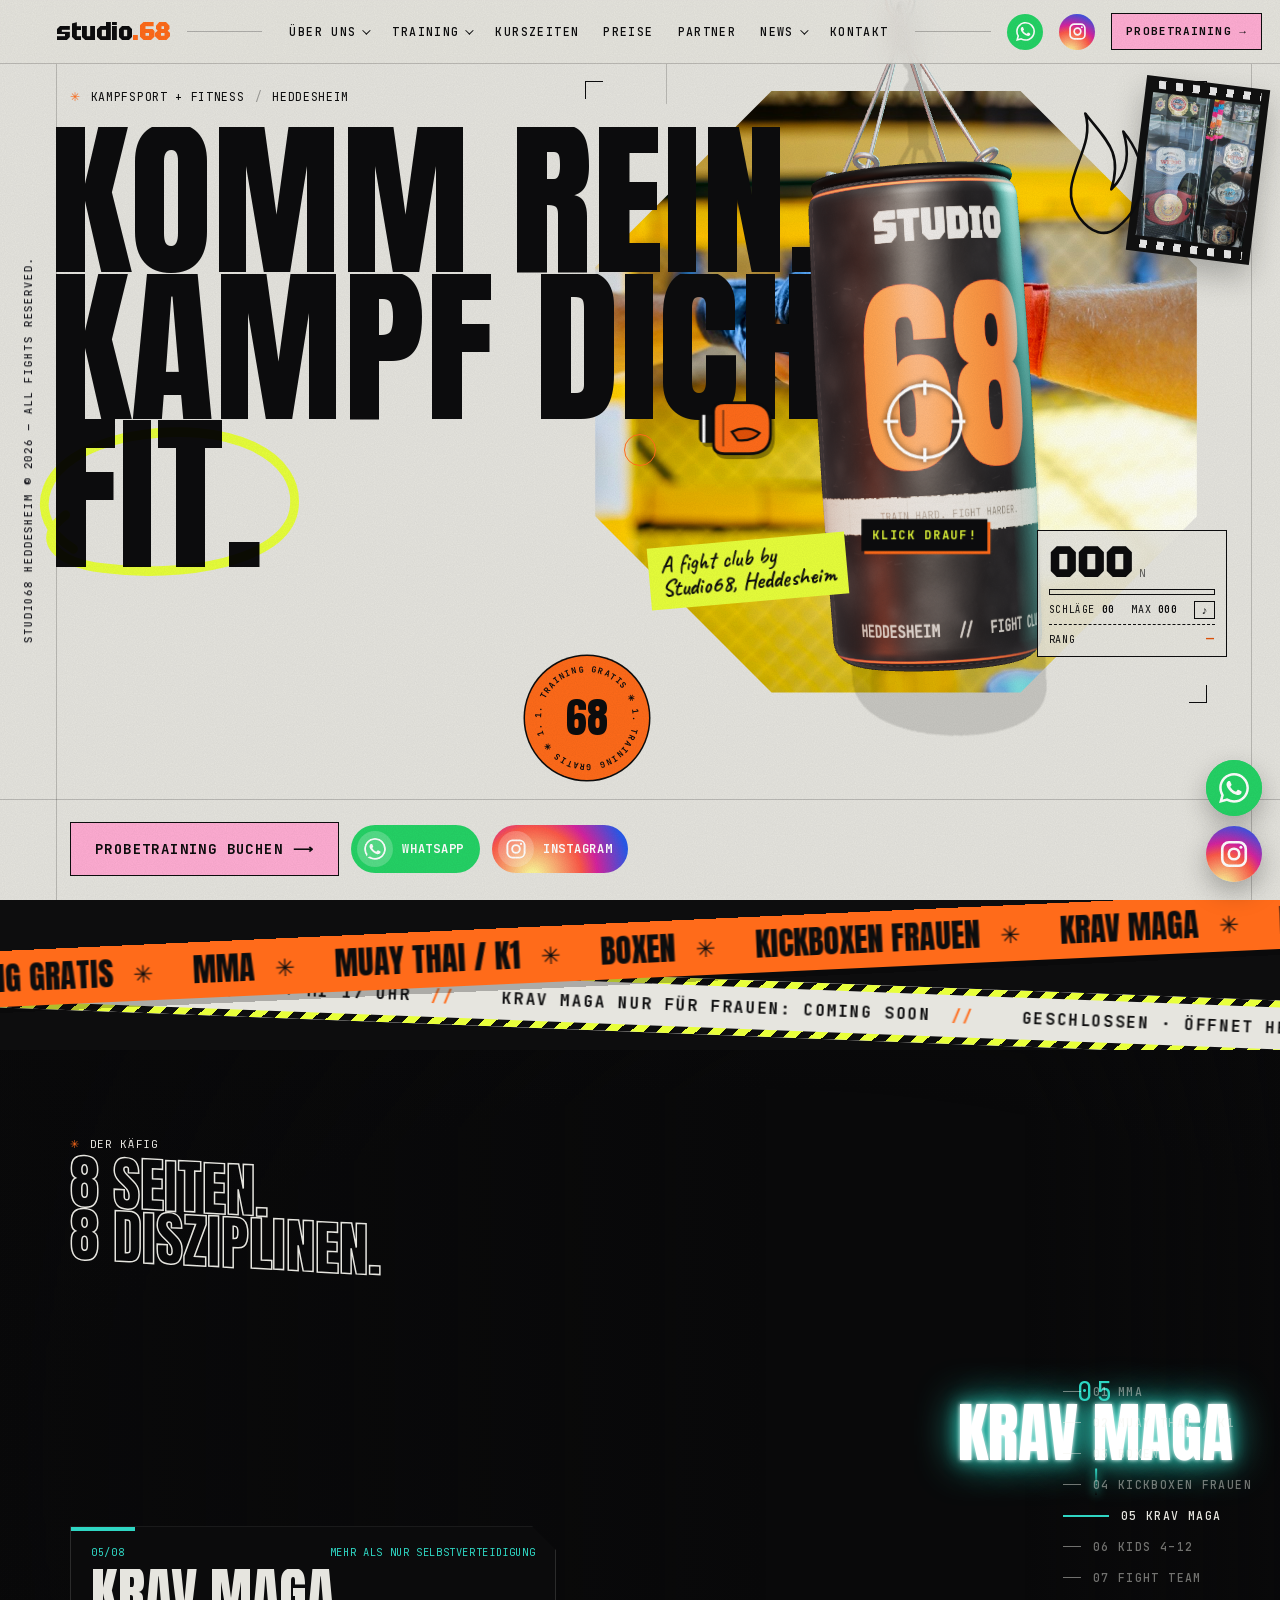
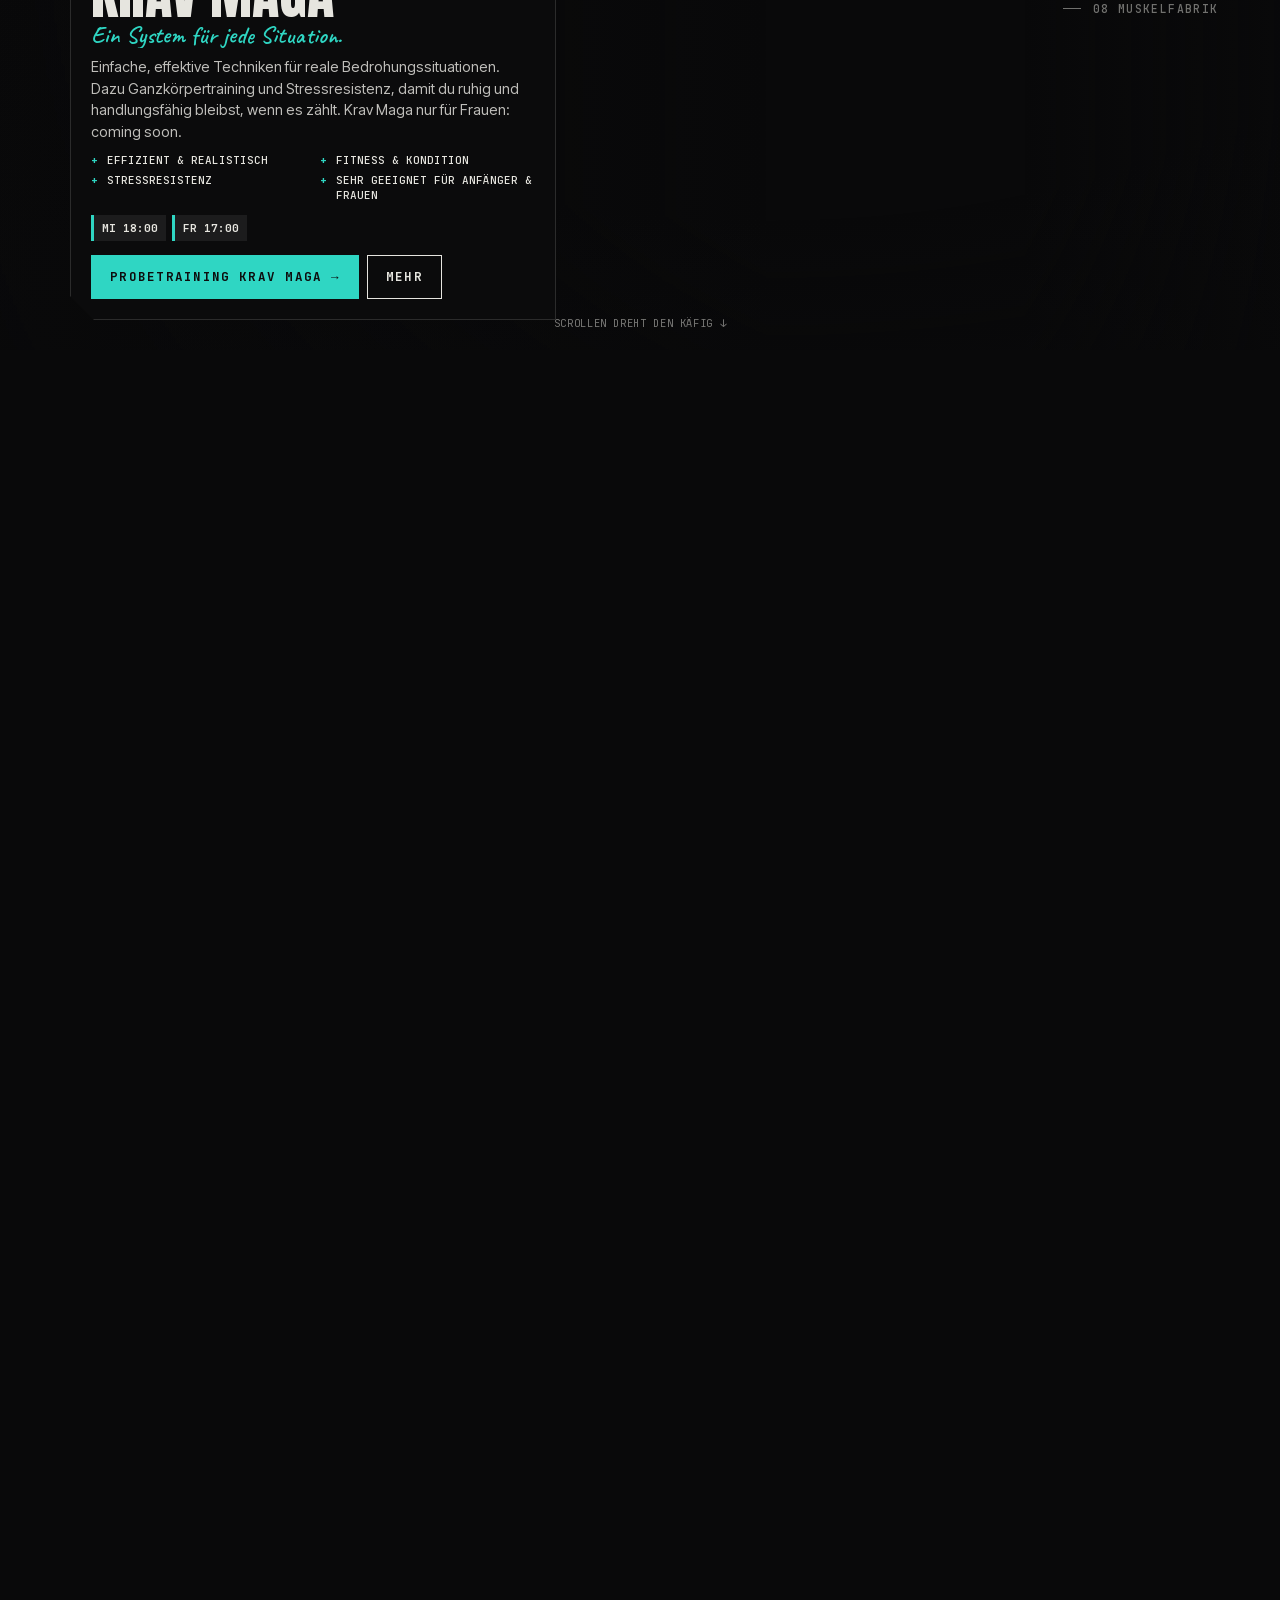
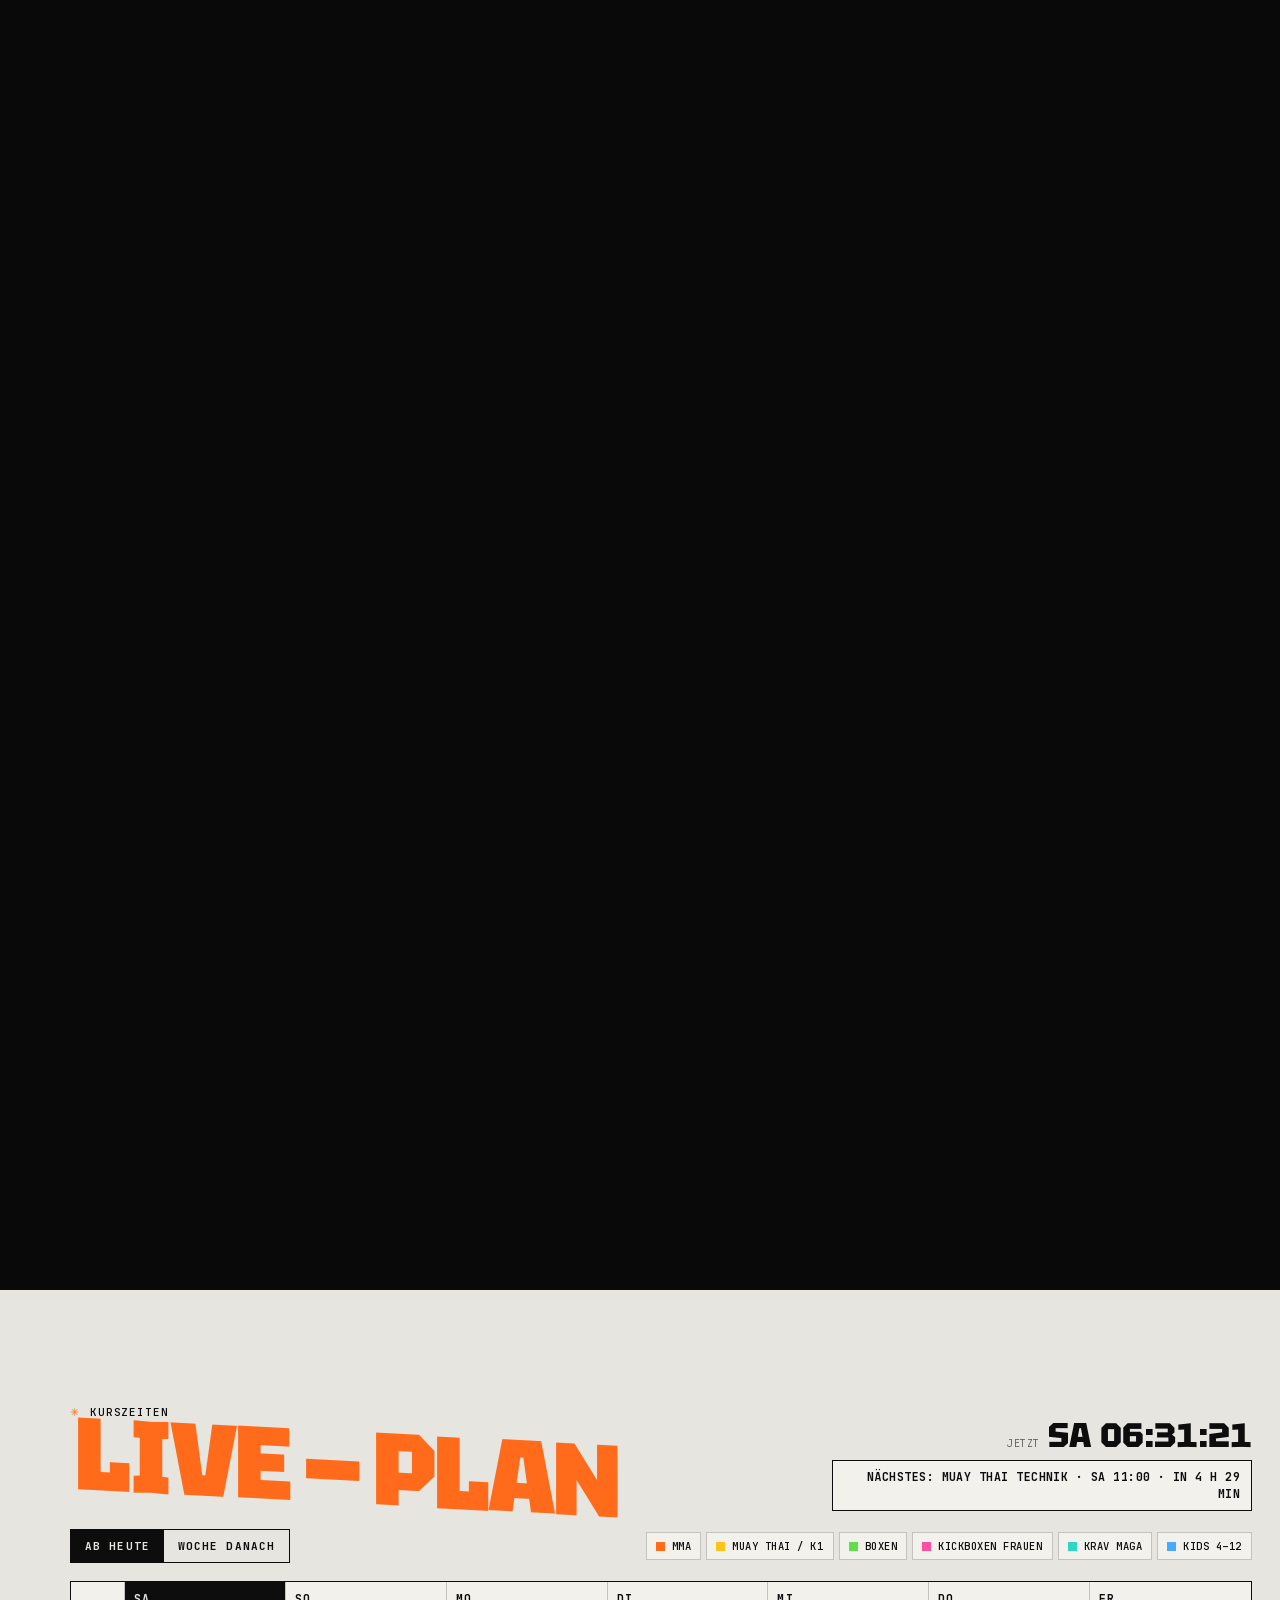
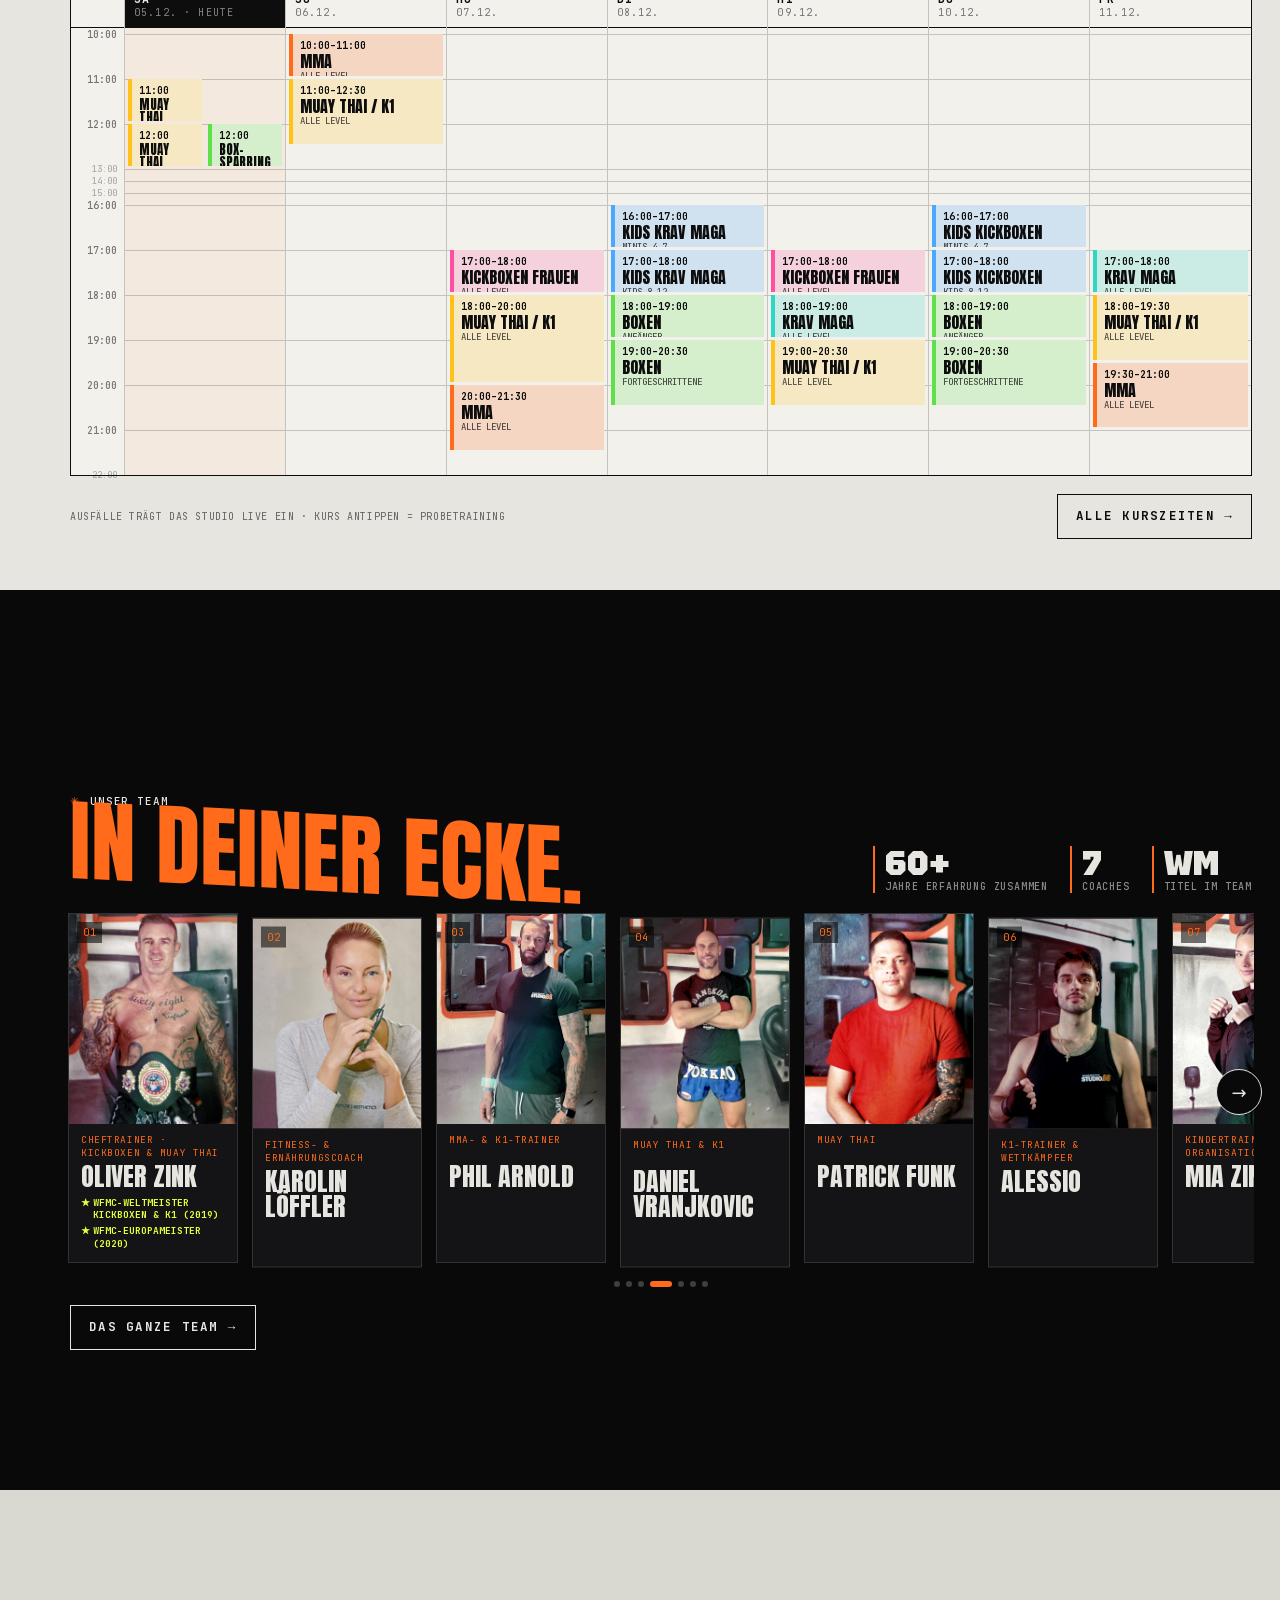
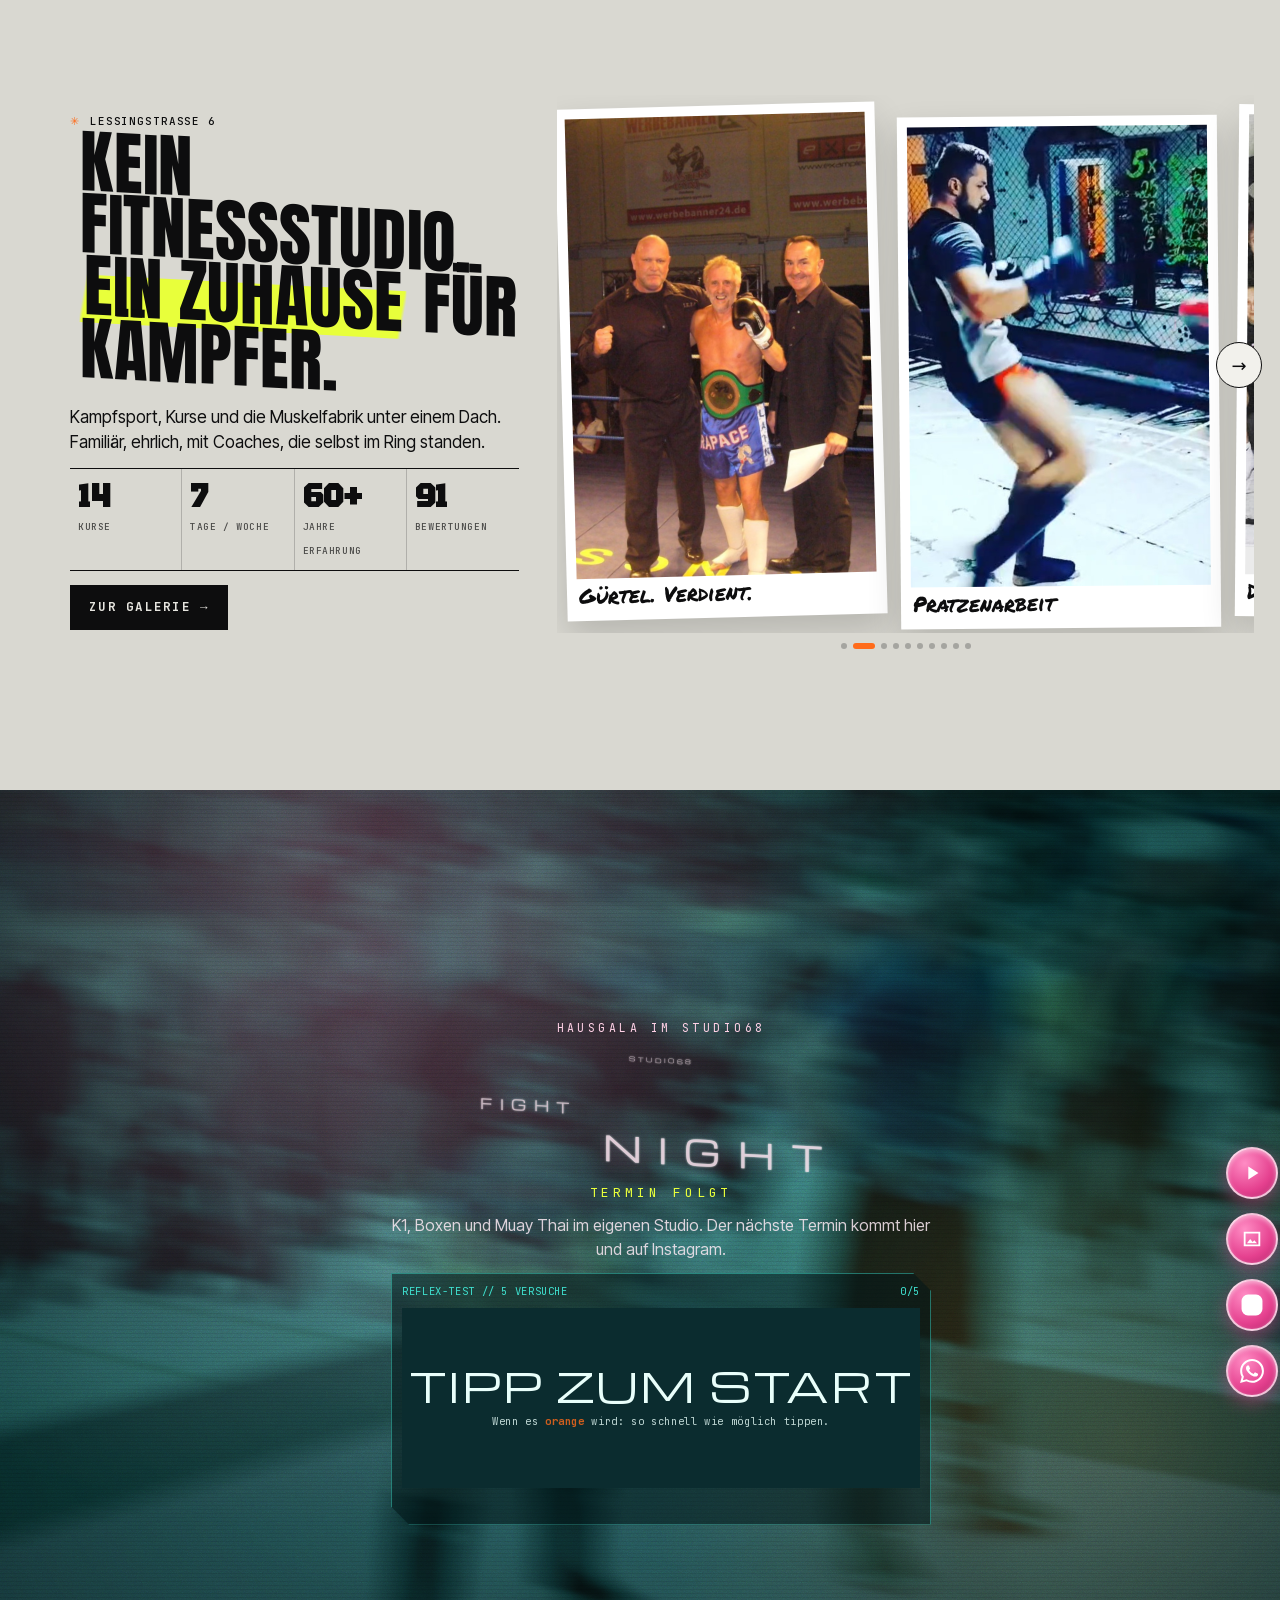
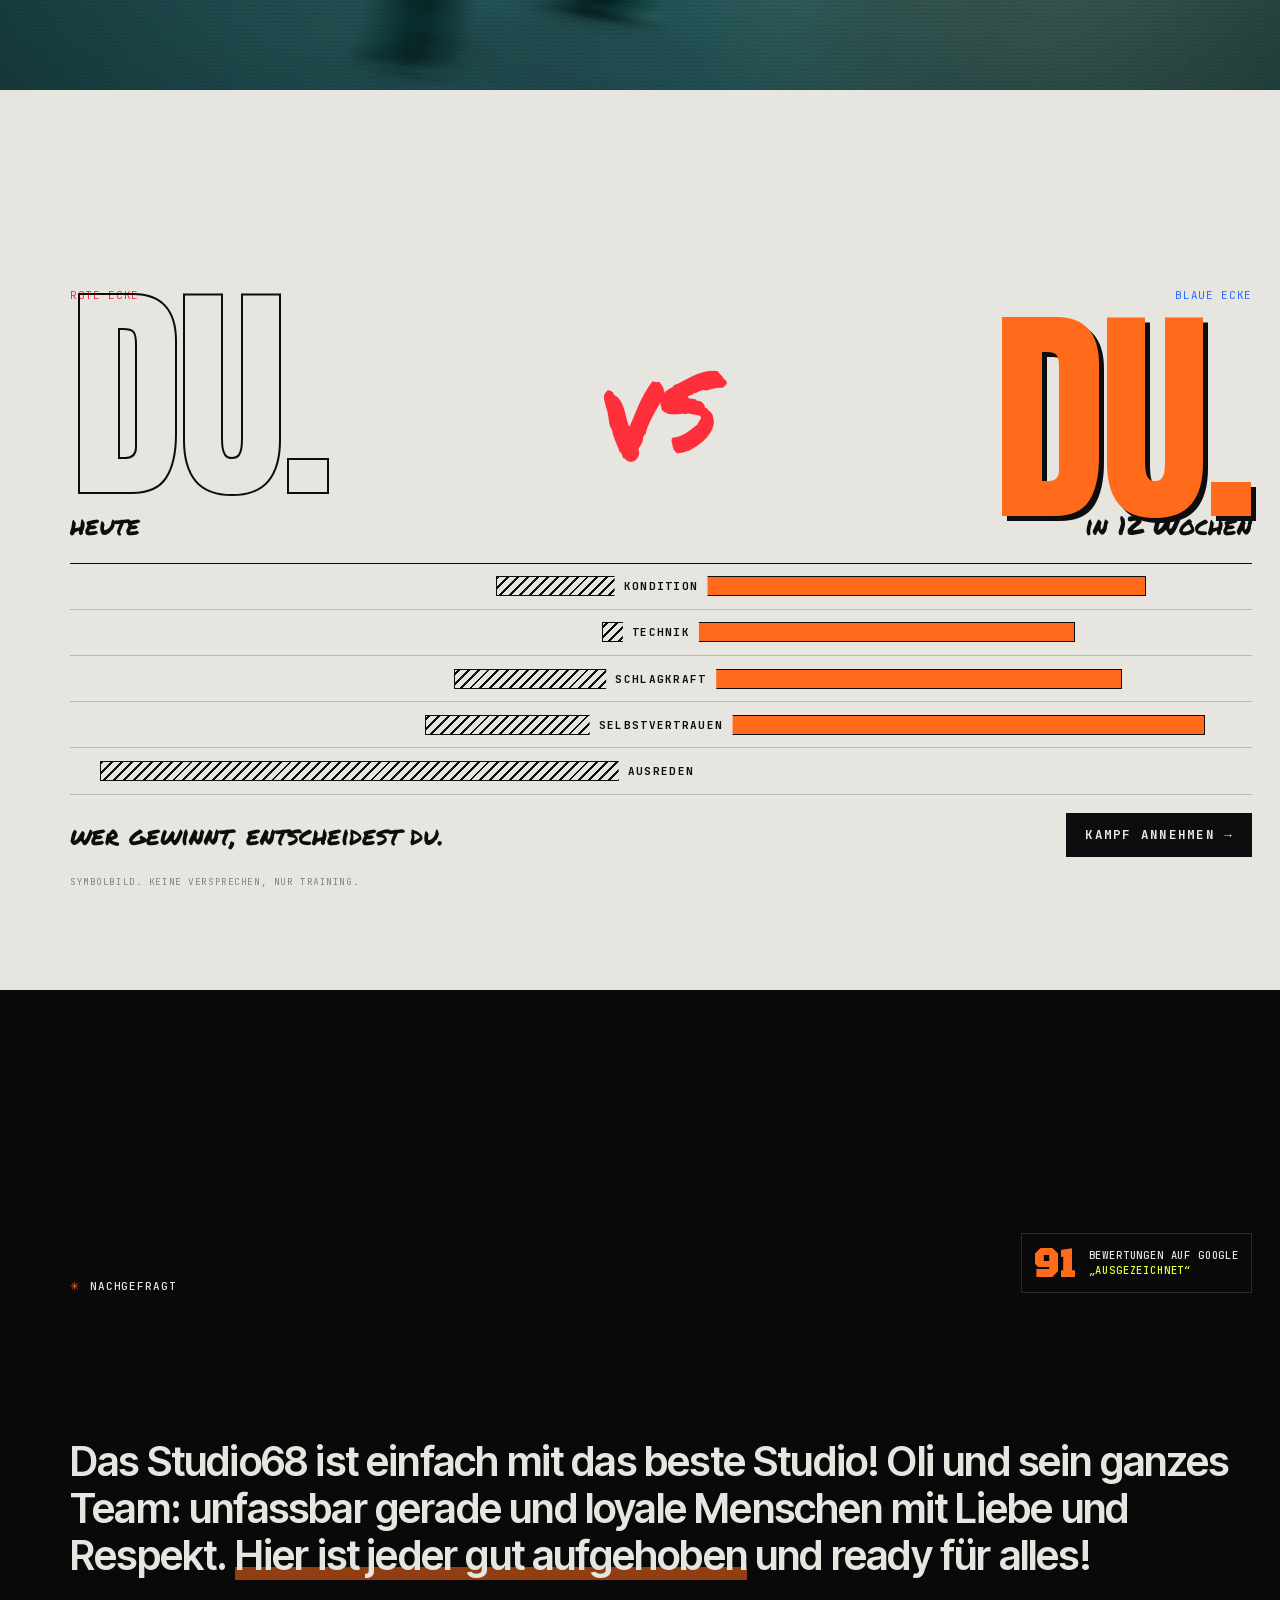
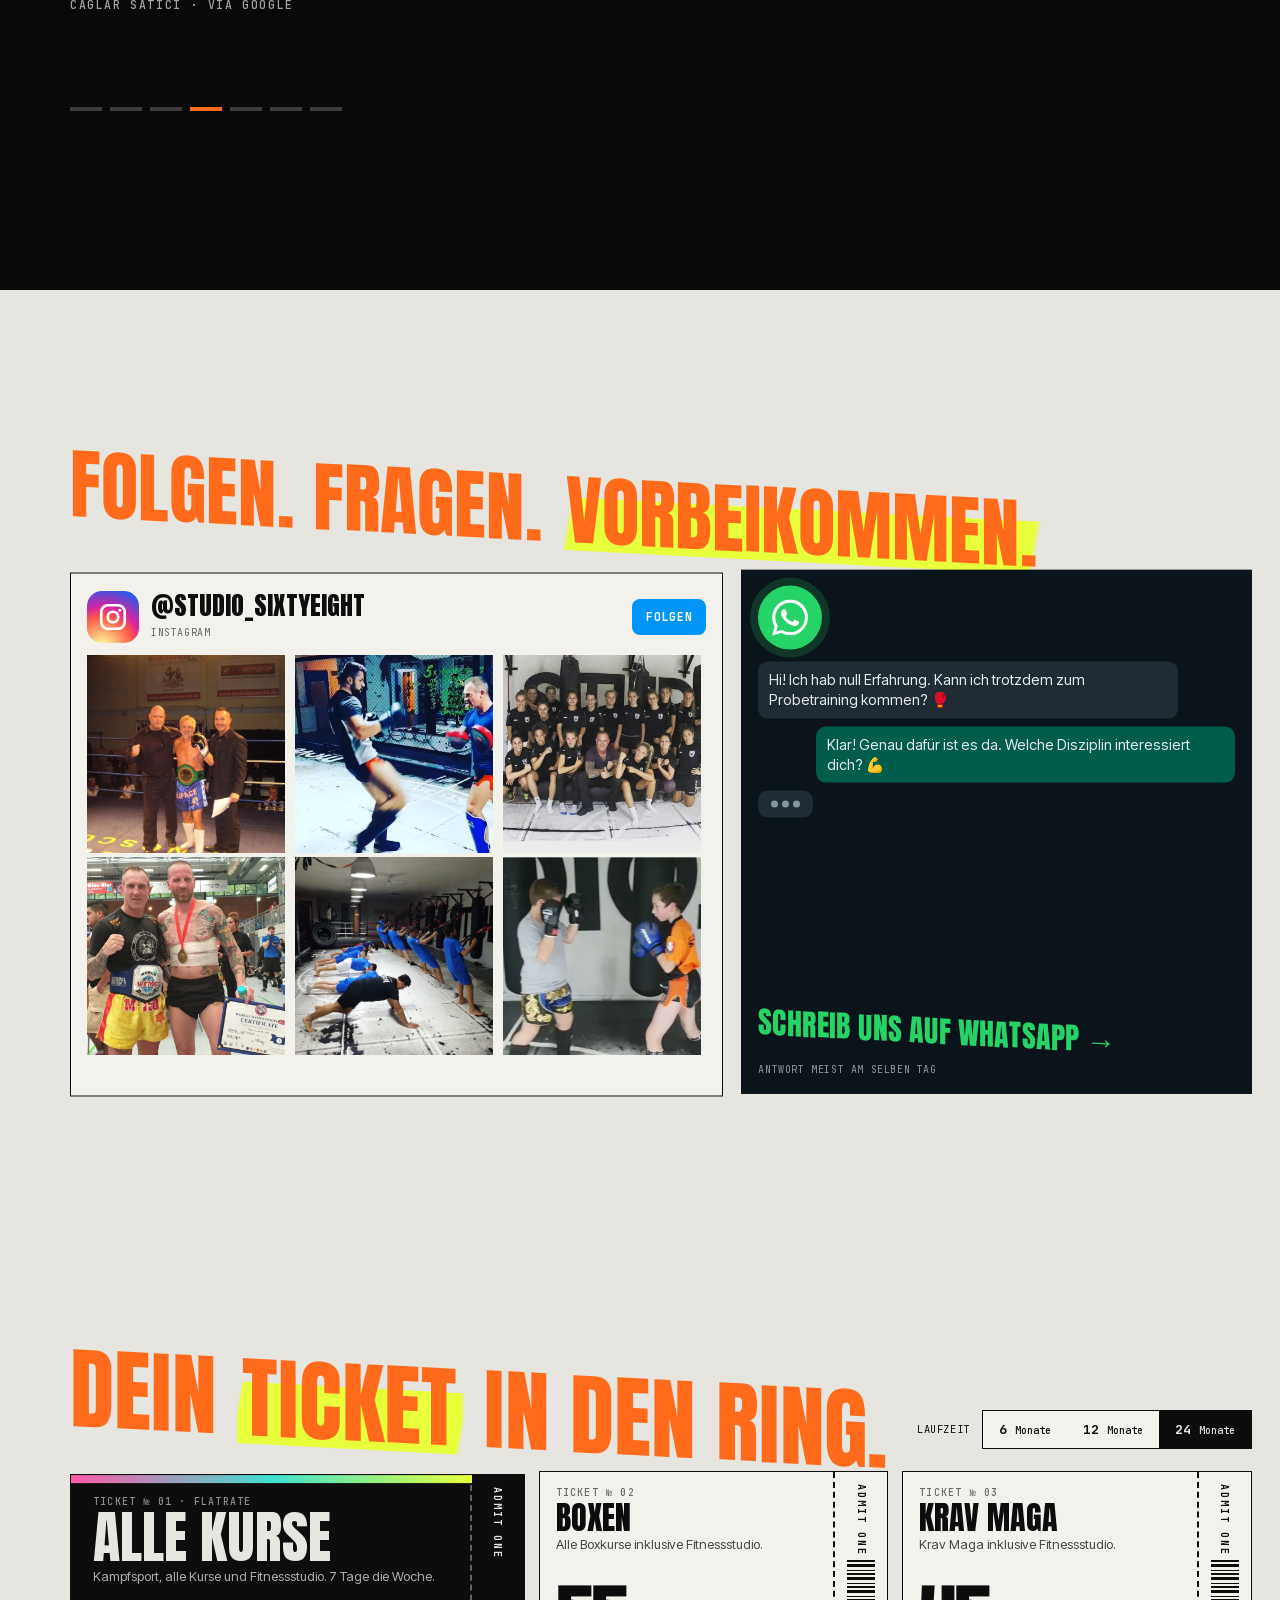
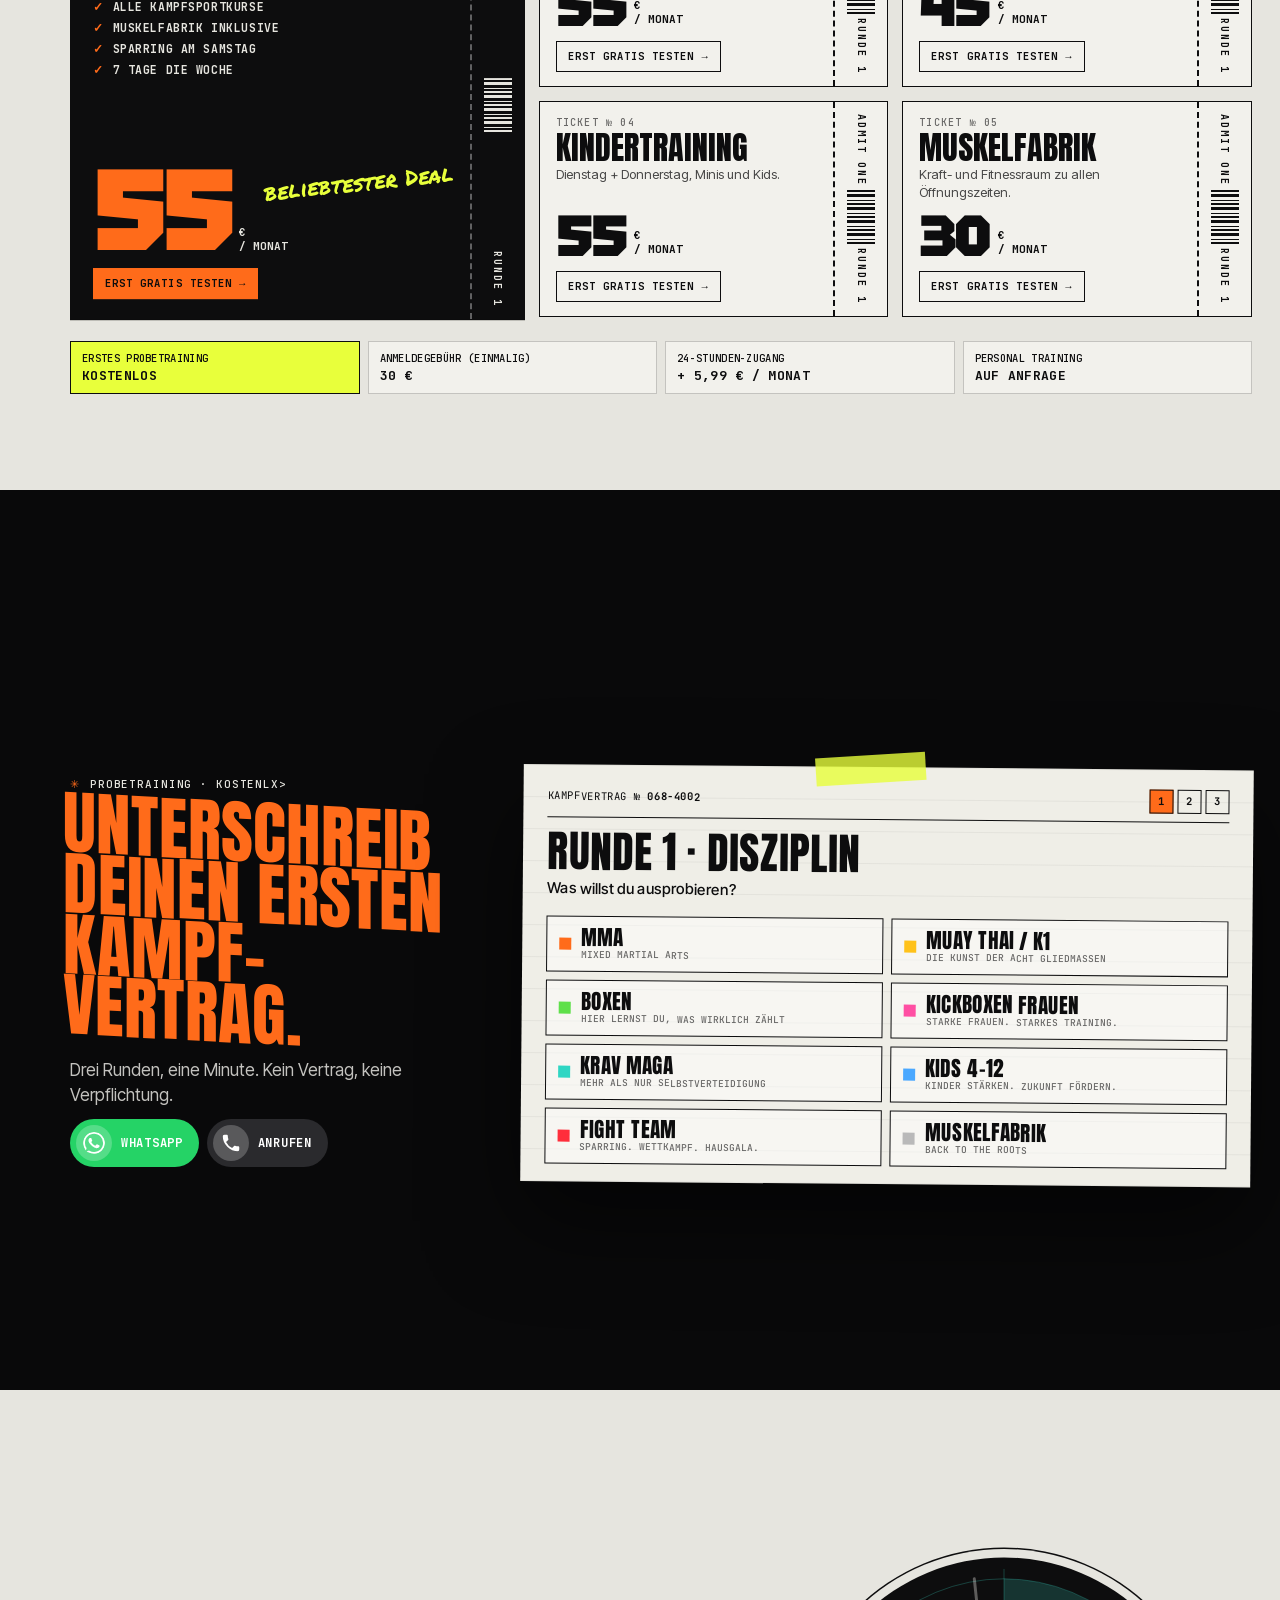
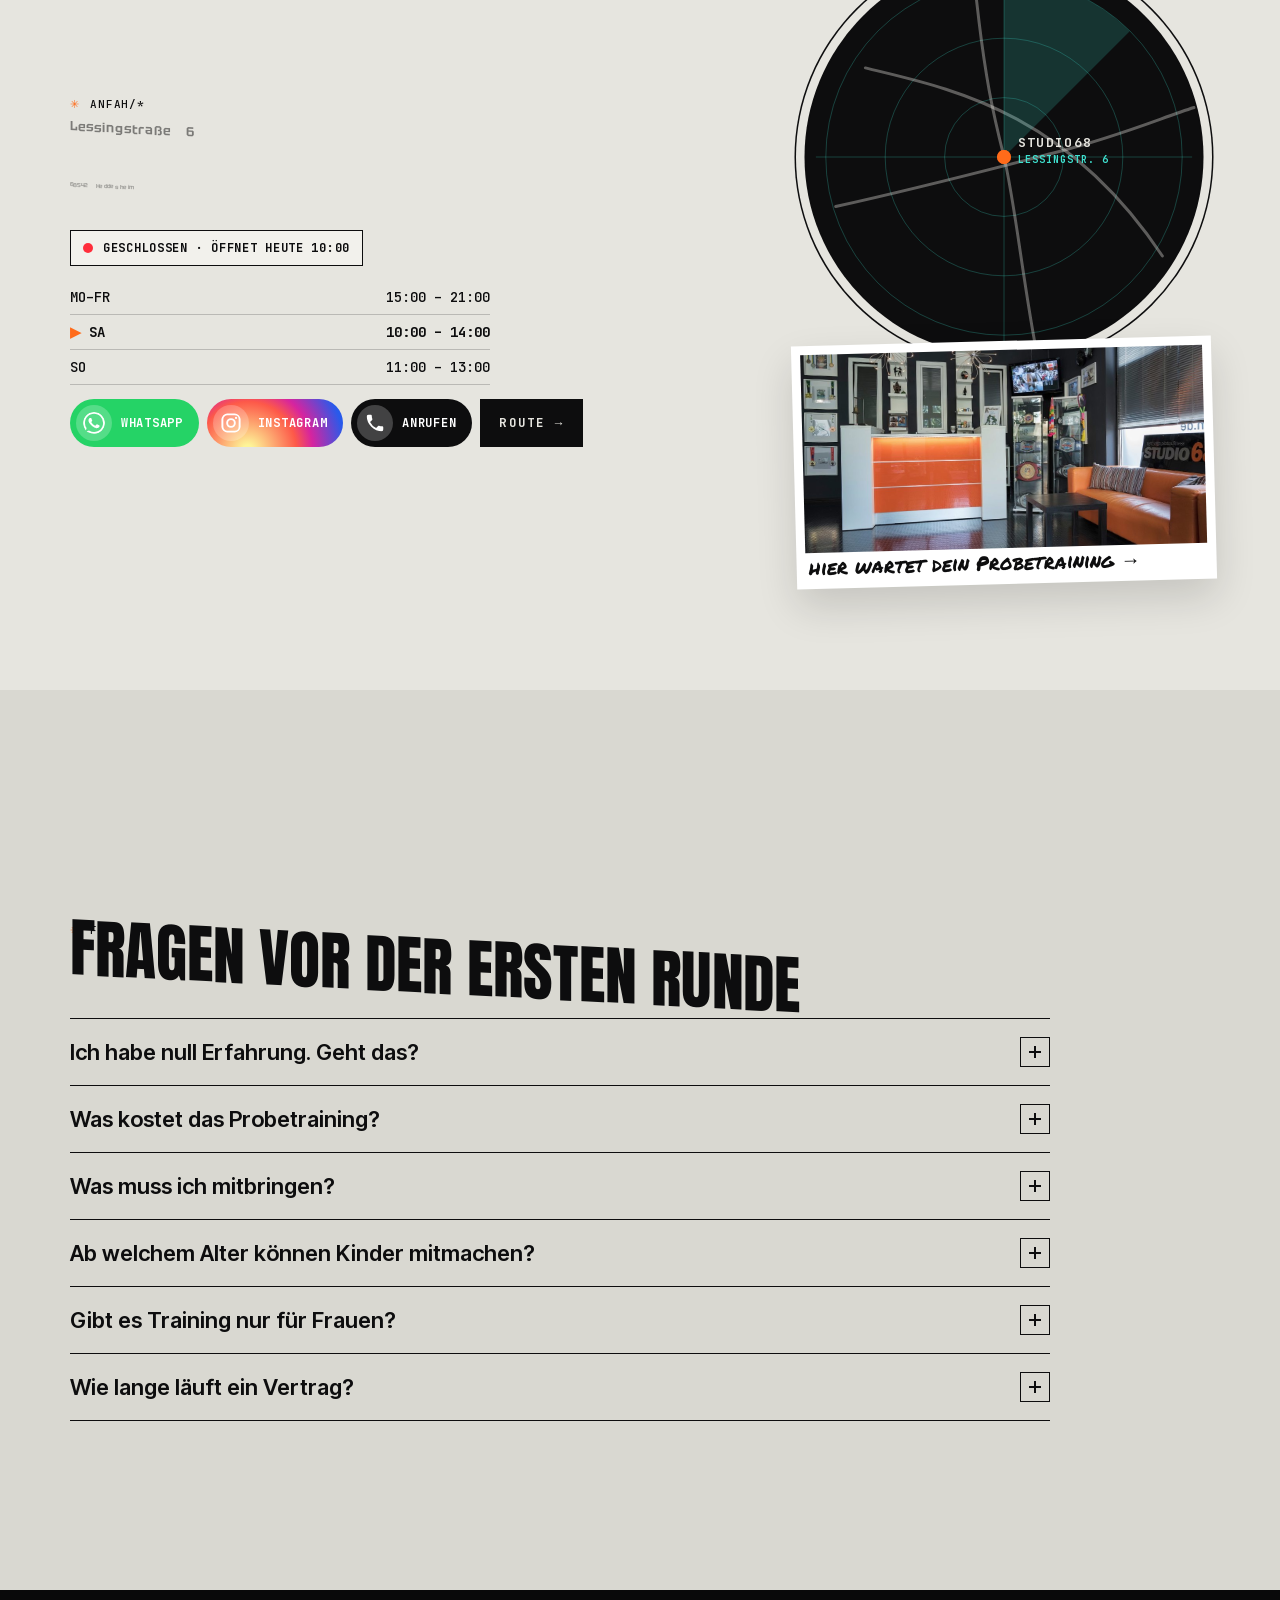
<file: index.html>
<!doctype html>
<html lang="de">
<head>
<meta charset="utf-8">
<meta name="robots" content="noindex, nofollow">
<meta name="viewport" content="width=device-width, initial-scale=1, viewport-fit=cover">
<title>Studio68 Heddesheim – MMA, Muay Thai, Boxen, Krav Maga & Kids · Probetraining gratis</title>
<meta name="description" content="Kampfsport & Fitness in Heddesheim: MMA, Muay Thai / K1, Boxen, Kickboxen für Frauen, Krav Maga, Kindertraining und die Muskelfabrik. Live-Trainingsplan und kostenloses Probetraining online buchen.">
<link rel="canonical" href="https://studio68-heddesheim.de/">
<meta property="og:type" content="website">
<meta property="og:title" content="Studio68 Heddesheim – Komm rein. Kämpf dich fit.">
<meta property="og:description" content="MMA, Muay Thai, Boxen, Krav Maga, Kids. Erstes Probetraining gratis.">
<meta property="og:image" content="https://studio68-heddesheim.de/assets/img/og.jpg">
<meta property="og:locale" content="de_DE">
<meta name="theme-color" content="#0b0b0c">
<link rel="icon" href="assets/img/favicon.svg" type="image/svg+xml">
<link rel="preload" href="assets/fonts/Anton-latin-1Ptgg87LRO.woff2" as="font" type="font/woff2" crossorigin>
<link rel="stylesheet" href="assets/fonts/fonts.css">
<link rel="stylesheet" href="assets/css/main.css">
<script type="importmap">{ "imports": { "three": "./vendor/three/build/three.module.min.js", "three/addons/": "./vendor/three/addons/" } }</script>
<script type="application/ld+json">
{"@context":"https://schema.org","@type":"ExerciseGym","name":"Studio68 Heddesheim","description":"Kampfsport & Fitness: MMA, Muay Thai / K1, Boxen, Kickboxen, Krav Maga, Kindertraining, Muskelfabrik.","url":"https://studio68-heddesheim.de/","telephone":"+4915254058546","email":"info@studio68-heddesheim.de","image":"https://studio68-heddesheim.de/assets/img/og.jpg","address":{"@type":"PostalAddress","streetAddress":"Lessingstraße 6","postalCode":"68542","addressLocality":"Heddesheim","addressCountry":"DE"},"openingHoursSpecification":[{"@type":"OpeningHoursSpecification","dayOfWeek":["Monday","Tuesday","Wednesday","Thursday","Friday"],"opens":"15:00","closes":"21:00"},{"@type":"OpeningHoursSpecification","dayOfWeek":"Saturday","opens":"10:00","closes":"14:00"},{"@type":"OpeningHoursSpecification","dayOfWeek":"Sunday","opens":"11:00","closes":"13:00"}],"sameAs":["https://www.instagram.com/studio_sixtyeight/","https://www.facebook.com/studio68sixtyeight"]}
</script>
</head>
<body class="is-loading">

<!-- ============ PRELOADER ============ -->
<div class="boot" id="boot" aria-hidden="true">
  <div class="boot-in">
    <div class="boot-top"><span>STUDIO68 // HEDDESHEIM</span><span id="bootPct">000%</span></div>
    <div class="boot-round">RUNDE <b>1</b></div>
    <div class="boot-bar"><i id="bootBar"></i></div>
    <div class="boot-bot"><span>KAMPFSPORT + FITNESS</span><span>LADE KÄFIG …</span></div>
  </div>
</div>

<main>

<!-- ============ HERO ============ -->
<section class="hero paper" id="top">
  <div class="cyber-lines" aria-hidden="true"><i></i><i></i><i></i><i></i></div>
  <div class="hero-kicker mono"><span class="ast">✳</span> KAMPFSPORT + FITNESS <span class="sep">/</span> HEDDESHEIM</div>
  <h1 class="hero-title" id="heroTitle" aria-label="Komm rein. Kämpf dich fit.">
    <span class="ht-l"><span class="ht-w">KOMM</span> <span class="ht-w">REIN.</span></span>
    <span class="ht-l"><span class="ht-w">KÄMPF</span> <span class="ht-w">DICH</span></span>
    <span class="ht-l"><span class="ht-w ht-fit">FIT.<svg class="fit-circle" viewBox="0 0 300 160" preserveAspectRatio="none" aria-hidden="true"><path d="M60 128 C 10 100, 18 40, 120 22 C 220 6, 296 40, 286 92 C 276 140, 170 156, 90 146 C 40 140, 20 118, 52 96"/></svg></span></span>
  </h1>
  <figure class="hero-photo" id="heroPhoto">
    <img src="assets/img/sparring.jpg" alt="Zwei Fäuste mit Bandagen berühren sich im Käfig" data-photo="hero">
    <span class="hp-c hp-c1"></span><span class="hp-c hp-c2"></span><span class="hp-c hp-c3"></span><span class="hp-c hp-c4"></span>
    <div class="hero-tag hand">A fight club by<br><b>Studio68, Heddesheim</b></div>
    <div class="bag-hud mono" id="bagHud">
      <div class="bh-big"><b id="hudN">000</b><span>N</span></div>
      <div class="bh-meter"><i id="hudMeter"></i></div>
      <div class="bh-row"><span>SCHLÄGE <b id="hudHits">00</b></span><span>MAX <b id="hudMax">000</b></span><button class="bh-snd" id="sndBtn" aria-pressed="true" title="Ton an/aus">♪</button></div>
      <div class="bh-rank" id="hudRank"><span>RANG</span><b>—</b></div>
    </div>
  </figure>
  <div class="hero-film" aria-hidden="true"><div class="film-holes"></div><img src="assets/img/trophies.jpg" alt="" data-photo="heroSmall"><div class="film-holes"></div></div>
  <canvas class="bag-canvas" id="bagCanvas" aria-label="3D-Boxsack zum Draufhauen"></canvas>
  <svg class="scribbles" id="heroScribbles" viewBox="0 0 1440 900" preserveAspectRatio="none" aria-hidden="true"><path class="scr scr-ink" id="scrFlame" d="" /></svg>
  <div class="bag-hint" id="bagHint" aria-hidden="true">
    <span class="bk-ring"></span><span class="bk-ring"></span><span class="bk-ring"></span>
    <svg class="bk-cross" viewBox="0 0 100 100"><circle cx="50" cy="50" r="44"/><path d="M50 0v18M50 82v18M0 50h18M82 50h18"/></svg>
    <svg class="bk-glove" viewBox="0 0 64 48"><rect x="2" y="13" width="15" height="23" rx="4" class="g-cuff"/><path class="g-stripe" d="M6 13v23"/><path class="g-fist" d="M14 10 Q14 3 23 3 L43 3 Q61 3 61 20 L61 29 Q61 45 43 45 L23 45 Q14 45 14 38 Z"/><path class="g-thumb" d="M29 27 Q41 21 52 28 Q47 35 34 34 Z"/><path class="g-lace" d="M22 9v30"/></svg>
    <b class="bk-txt mono"><span class="d">KLICK</span><span class="m">TIPP</span> DRAUF!</b>
  </div>
  <div class="bag-combo hand" id="bagCombo"></div>
  <div class="bag-dmg" id="bagDmg"></div>
  <div class="hero-sticker" aria-hidden="true"><svg viewBox="0 0 200 200"><defs><path id="stkC" d="M100,100 m-74,0 a74,74 0 1,1 148,0 a74,74 0 1,1 -148,0"/></defs><text><textPath href="#stkC">1. TRAINING GRATIS ✳ 1. TRAINING GRATIS ✳ 1. TRAINING GRATIS ✳ </textPath></text></svg><b>68</b></div>
  <div class="hero-bottom">
    <a class="btn btn-pink btn-xl" href="#probetraining">Probetraining buchen <span class="arr">⟶</span></a>
    <a class="soc-chip soc-wa js-wa" href="#" target="_blank" rel="noopener" aria-label="WhatsApp"><svg class="ico" viewBox="0 0 24 24" aria-hidden="true"><path fill="currentColor" d="M17.47 14.38c-.3-.15-1.76-.87-2.03-.97-.27-.1-.47-.15-.67.15-.2.3-.77.97-.94 1.16-.17.2-.35.22-.64.08-.3-.15-1.26-.46-2.39-1.48-.88-.79-1.48-1.76-1.65-2.06-.17-.3-.02-.46.13-.6.13-.14.3-.35.45-.52.15-.17.2-.3.3-.5.1-.2.05-.37-.03-.52-.07-.15-.67-1.61-.92-2.2-.24-.58-.49-.5-.67-.51h-.57c-.2 0-.52.07-.8.37-.27.3-1.04 1.02-1.04 2.48s1.07 2.88 1.21 3.07c.15.2 2.1 3.2 5.08 4.49.71.31 1.26.49 1.7.63.71.22 1.36.19 1.87.12.57-.09 1.76-.72 2-1.41.25-.7.25-1.29.18-1.41-.08-.13-.27-.2-.57-.35m-5.42 7.4h-.01a9.87 9.87 0 0 1-5.03-1.38l-.36-.21-3.74.98 1-3.65-.24-.37a9.86 9.86 0 0 1-1.51-5.26c0-5.45 4.44-9.88 9.89-9.88 2.64 0 5.12 1.03 6.99 2.9a9.83 9.83 0 0 1 2.89 6.99c0 5.45-4.44 9.88-9.88 9.88m8.41-18.3A11.82 11.82 0 0 0 12.05 0C5.5 0 .16 5.34.16 11.89c0 2.1.55 4.14 1.59 5.95L.06 24l6.3-1.65a11.88 11.88 0 0 0 5.68 1.45h.01c6.55 0 11.89-5.34 11.89-11.89 0-3.18-1.24-6.17-3.48-8.41z"/></svg><span>WhatsApp</span></a>
    <a class="soc-chip soc-ig js-ig" href="#" target="_blank" rel="noopener" aria-label="Instagram"><svg class="ico" viewBox="0 0 24 24" aria-hidden="true" fill="none" stroke="currentColor" stroke-width="2.1"><rect x="2.6" y="2.6" width="18.8" height="18.8" rx="5.4"/><circle cx="12" cy="12" r="4.2"/><circle cx="17.5" cy="6.5" r="1.2" fill="currentColor" stroke="none"/></svg><span>Instagram</span></a>
    <div class="hb-meta mono"><span id="heroNext">nächstes training …</span><span>lessingstraße 6</span></div>
  </div>
</section>

<div class="tapes" aria-label="Neuigkeiten">
  <div class="tape tape-a"><div class="tape-run" id="tapeA"></div></div>
  <div class="tape tape-b"><div class="tape-run" id="tapeB"></div></div>
</div>

<!-- ============ KÄFIG / DISZIPLINEN ============ -->
<section class="octa night" id="disziplinen">
  <div class="octa-sticky">
    <canvas class="octa-canvas" id="octaCanvas" aria-hidden="true"></canvas>
    <div class="octa-vignette"></div>
    <div class="octa-label" id="octaLabel" aria-hidden="true"><b id="olN">01</b><span id="olName">MMA</span></div>
    <div class="octa-head"><div class="mono octa-k"><span class="ast">✳</span> DER KÄFIG</div><h2 class="octa-h">8 SEITEN. <span>8 DISZIPLINEN.</span></h2></div>
    <ol class="octa-nav mono" id="octaNav"></ol>
    <div class="octa-card" id="octaCard" aria-live="polite">
      <div class="oc-top mono"><span id="ocIdx">01/08</span><span id="ocSub">MIXED MARTIAL ARTS</span></div>
      <h3 class="oc-name" id="ocName">MMA</h3>
      <p class="oc-tag hand" id="ocTag"></p>
      <p class="oc-text" id="ocText"></p>
      <ul class="oc-points" id="ocPoints"></ul>
      <div class="oc-times" id="ocTimes"></div>
      <div class="oc-photo" id="ocPhoto"></div>
      <div class="oc-btns"><a class="btn btn-orange oc-cta" id="ocCta" href="#probetraining">Probetraining <span id="ocCtaName">MMA</span> →</a><a class="btn btn-line oc-more" id="ocMore" href="kurse.html">Mehr</a></div>
    </div>
    <div class="octa-hint mono">SCROLLEN DREHT DEN KÄFIG ↓</div>
  </div>
</section>

<!-- ============ LIVE-PLAN ============ -->
<section class="plan paper scr" id="plan">
  <div class="plan-head">
    <div><div class="mono sh-k"><span class="ast">✳</span> KURSZEITEN</div><h2 class="plan-h tech">LIVE<span>—</span>PLAN</h2></div>
    <div class="plan-live"><div class="pl-clock"><span class="mono">JETZT</span><b id="plClock">--:--</b></div><div class="pl-now" id="plNow"></div></div>
  </div>
  <div class="plan-ctrl">
    <div class="plan-weeks" role="tablist"><button class="pw on" data-week="0" role="tab">Ab heute</button><button class="pw" data-week="1" role="tab">Woche danach</button></div>
    <div class="plan-filter" id="planFilter"></div>
  </div>
  <div class="plan-days" id="planDays" role="tablist" aria-label="Tag wählen"></div>
  <div class="plan-grid" id="planGrid"></div>
  <div class="plan-foot"><span class="mono">AUSFÄLLE TRÄGT DAS STUDIO LIVE EIN · KURS ANTIPPEN = PROBETRAINING</span><a class="btn btn-line" href="kurszeiten.html">Alle Kurszeiten →</a></div>
</section>

<!-- ============ TEAM ============ -->
<section class="team night scr" id="team">
  <div class="team-head">
    <div><div class="mono sh-k"><span class="ast">✳</span> UNSER TEAM</div><h2 class="sh-h">IN DEINER <span>ECKE.</span></h2></div>
    <div class="team-stats" id="teamStats"></div>
  </div>
  <div class="sw-wrap"><div class="team-track sw-track" id="teamTrack"></div></div>
  <a class="btn btn-line team-more" href="ueber-uns.html#team">Das ganze Team →</a>
</section>

<!-- ============ STUDIO ============ -->
<section class="studio paper-2 scr" id="studio">
  <div class="studio-l">
    <div class="mono sh-k"><span class="ast">✳</span> LESSINGSTRASSE 6</div>
    <h2 class="studio-h">KEIN FITNESS&shy;STUDIO. <span class="mark-hi">EIN ZUHAUSE</span> FÜR KÄMPFER.</h2>
    <p class="studio-lede">Kampfsport, Kurse und die Muskelfabrik unter einem Dach. Familiär, ehrlich, mit Coaches, die selbst im Ring standen.</p>
    <div class="facts">
      <div class="fact"><b data-count="14">0</b><span>Kurse</span></div>
      <div class="fact"><b data-count="7">0</b><span>Tage / Woche</span></div>
      <div class="fact"><b data-count="60" data-suffix="+">0</b><span>Jahre Erfahrung</span></div>
      <div class="fact"><b data-count="91">0</b><span>Bewertungen</span></div>
    </div>
    <a class="btn btn-ink studio-cta" href="ueber-uns.html#galerie">Zur Galerie →</a>
  </div>
  <div class="sw-wrap studio-r"><div class="gs-track sw-track" id="studioGal"></div></div>
</section>

<!-- ============ FIGHT NIGHT ============ -->
<section class="genx scr" id="fightnight">
  <canvas class="genx-bg" id="genxBg" aria-hidden="true"></canvas>
  <div class="genx-grain" aria-hidden="true"></div>
  <div class="genx-scan" aria-hidden="true"></div>
  <div class="genx-in">
    <div class="genx-k mono" id="evKicker">HAUSGALA IM STUDIO68</div>
    <h2 class="genx-title"><span>STUDIO68</span> <span id="evTitle">FIGHT NIGHT</span></h2>
    <div class="genx-date mono" id="evDate"></div>
    <p class="genx-text" id="evText"></p>
    <div class="genx-btns" aria-label="Aktionen">
      <button class="gx-b" id="gxPlay" title="Video ansehen" aria-label="Video ansehen"><svg viewBox="0 0 24 24"><path d="M8 5v14l11-7z"/></svg></button>
      <a class="gx-b" href="ueber-uns.html#galerie" title="Galerie" aria-label="Galerie"><svg viewBox="0 0 24 24"><path fill-rule="evenodd" d="M3 4h18v16H3zM5 6v12h14V6zM6.5 16.5l3.5-4.5 2.7 3.4 1.8-2 3 3.1z"/></svg></a>
      <a class="gx-b js-ig" href="#" target="_blank" rel="noopener" title="Instagram" aria-label="Instagram"><svg class="ico" viewBox="0 0 24 24" aria-hidden="true" fill="none" stroke="currentColor" stroke-width="2.1"><rect x="2.6" y="2.6" width="18.8" height="18.8" rx="5.4"/><circle cx="12" cy="12" r="4.2"/><circle cx="17.5" cy="6.5" r="1.2" fill="currentColor" stroke="none"/></svg></a>
      <a class="gx-b js-wa" href="#" target="_blank" rel="noopener" title="WhatsApp" aria-label="WhatsApp"><svg class="ico" viewBox="0 0 24 24" aria-hidden="true"><path fill="currentColor" d="M17.47 14.38c-.3-.15-1.76-.87-2.03-.97-.27-.1-.47-.15-.67.15-.2.3-.77.97-.94 1.16-.17.2-.35.22-.64.08-.3-.15-1.26-.46-2.39-1.48-.88-.79-1.48-1.76-1.65-2.06-.17-.3-.02-.46.13-.6.13-.14.3-.35.45-.52.15-.17.2-.3.3-.5.1-.2.05-.37-.03-.52-.07-.15-.67-1.61-.92-2.2-.24-.58-.49-.5-.67-.51h-.57c-.2 0-.52.07-.8.37-.27.3-1.04 1.02-1.04 2.48s1.07 2.88 1.21 3.07c.15.2 2.1 3.2 5.08 4.49.71.31 1.26.49 1.7.63.71.22 1.36.19 1.87.12.57-.09 1.76-.72 2-1.41.25-.7.25-1.29.18-1.41-.08-.13-.27-.2-.57-.35m-5.42 7.4h-.01a9.87 9.87 0 0 1-5.03-1.38l-.36-.21-3.74.98 1-3.65-.24-.37a9.86 9.86 0 0 1-1.51-5.26c0-5.45 4.44-9.88 9.89-9.88 2.64 0 5.12 1.03 6.99 2.9a9.83 9.83 0 0 1 2.89 6.99c0 5.45-4.44 9.88-9.88 9.88m8.41-18.3A11.82 11.82 0 0 0 12.05 0C5.5 0 .16 5.34.16 11.89c0 2.1.55 4.14 1.59 5.95L.06 24l6.3-1.65a11.88 11.88 0 0 0 5.68 1.45h.01c6.55 0 11.89-5.34 11.89-11.89 0-3.18-1.24-6.17-3.48-8.41z"/></svg></a>
    </div>
    <div class="reflex" id="reflex">
      <div class="rx-head mono"><span>REFLEX-TEST // 5 VERSUCHE</span><span id="rxTry">0/5</span></div>
      <button class="rx-pad" id="rxPad" aria-live="assertive"><span class="rx-big" id="rxBig">TIPP ZUM START</span><span class="rx-small mono" id="rxSmall">Wenn es <b>orange</b> wird: so schnell wie möglich tippen.</span></button>
      <div class="rx-res mono" id="rxRes"></div>
    </div>
  </div>
  <div class="genx-video" id="gxVideo" hidden><button class="gxv-x" id="gxClose" aria-label="Schließen">✕</button><div id="gxVideoIn"></div></div>
</section>

<!-- ============ DU VS DU ============ -->
<section class="tape-sec paper scr" id="matchup">
  <div class="mono sh-k"><span class="ast">✳</span> TALE OF THE TAPE</div>
  <div class="tot">
    <div class="tot-side tot-a"><span class="mono">ROTE ECKE</span><b class="tot-du">DU.</b><span class="hand">heute</span></div>
    <div class="tot-vs">VS</div>
    <div class="tot-side tot-b"><span class="mono">BLAUE ECKE</span><b class="tot-du">DU.</b><span class="hand">in 12 Wochen</span></div>
  </div>
  <div class="tot-table">
    <div class="tt-row" data-a="28" data-b="82"><span class="tt-l mono">KONDITION</span><div class="tt-bars"><i class="a"></i><i class="b"></i></div></div>
    <div class="tt-row" data-a="10" data-b="70"><span class="tt-l mono">TECHNIK</span><div class="tt-bars"><i class="a"></i><i class="b"></i></div></div>
    <div class="tt-row" data-a="35" data-b="78"><span class="tt-l mono">SCHLAGKRAFT</span><div class="tt-bars"><i class="a"></i><i class="b"></i></div></div>
    <div class="tt-row" data-a="40" data-b="92"><span class="tt-l mono">SELBSTVERTRAUEN</span><div class="tt-bars"><i class="a"></i><i class="b"></i></div></div>
    <div class="tt-row" data-a="95" data-b="3"><span class="tt-l mono">AUSREDEN</span><div class="tt-bars"><i class="a"></i><i class="b"></i></div></div>
  </div>
  <div class="tot-foot"><span class="hand tot-arrow">wer gewinnt, entscheidest du.</span><a class="btn btn-ink" href="#probetraining">Kampf annehmen →</a></div>
  <p class="tot-small mono">SYMBOLBILD. KEINE VERSPRECHEN, NUR TRAINING.</p>
</section>

<!-- ============ STIMMEN ============ -->
<section class="voices night scr" id="stimmen">
  <div class="voices-head"><div class="mono sh-k"><span class="ast">✳</span> NACHGEFRAGT</div><div class="voices-badge"><b id="revCount">91</b><span>Bewertungen auf Google<br><em>„Ausgezeichnet“</em></span></div></div>
  <div class="voices-stage" id="voices" aria-live="polite"></div>
  <div class="voices-dots" id="voicesDots"></div>
</section>

<!-- ============ INSTAGRAM + WHATSAPP ============ -->
<section class="wire paper scr" id="social">
  <div class="mono sh-k"><span class="ast">✳</span> DIREKTER DRAHT</div>
  <h2 class="sh-h wire-h">FOLGEN. FRAGEN. <span class="mark-hi">VORBEIKOMMEN.</span></h2>
  <div class="sw-wrap"><div class="wire-grid sw-track">
    <a class="wire-ig js-ig" href="#" target="_blank" rel="noopener">
      <div class="wi-head"><span class="wi-logo"><svg class="ico" viewBox="0 0 24 24" aria-hidden="true" fill="none" stroke="currentColor" stroke-width="2.1"><rect x="2.6" y="2.6" width="18.8" height="18.8" rx="5.4"/><circle cx="12" cy="12" r="4.2"/><circle cx="17.5" cy="6.5" r="1.2" fill="currentColor" stroke="none"/></svg></span><span><b>@studio_sixtyeight</b><small class="mono">INSTAGRAM</small></span><span class="wi-btn mono">FOLGEN</span></div>
      <div class="wi-grid" id="igGrid"></div>
      <div class="wi-foot mono">Fights, Technik-Clips, Hausgala, Kids-Erfolge.</div>
    </a>
    <a class="wire-wa js-wa" href="#" target="_blank" rel="noopener">
      <span class="wa-logo"><svg class="ico" viewBox="0 0 24 24" aria-hidden="true"><path fill="currentColor" d="M17.47 14.38c-.3-.15-1.76-.87-2.03-.97-.27-.1-.47-.15-.67.15-.2.3-.77.97-.94 1.16-.17.2-.35.22-.64.08-.3-.15-1.26-.46-2.39-1.48-.88-.79-1.48-1.76-1.65-2.06-.17-.3-.02-.46.13-.6.13-.14.3-.35.45-.52.15-.17.2-.3.3-.5.1-.2.05-.37-.03-.52-.07-.15-.67-1.61-.92-2.2-.24-.58-.49-.5-.67-.51h-.57c-.2 0-.52.07-.8.37-.27.3-1.04 1.02-1.04 2.48s1.07 2.88 1.21 3.07c.15.2 2.1 3.2 5.08 4.49.71.31 1.26.49 1.7.63.71.22 1.36.19 1.87.12.57-.09 1.76-.72 2-1.41.25-.7.25-1.29.18-1.41-.08-.13-.27-.2-.57-.35m-5.42 7.4h-.01a9.87 9.87 0 0 1-5.03-1.38l-.36-.21-3.74.98 1-3.65-.24-.37a9.86 9.86 0 0 1-1.51-5.26c0-5.45 4.44-9.88 9.89-9.88 2.64 0 5.12 1.03 6.99 2.9a9.83 9.83 0 0 1 2.89 6.99c0 5.45-4.44 9.88-9.88 9.88m8.41-18.3A11.82 11.82 0 0 0 12.05 0C5.5 0 .16 5.34.16 11.89c0 2.1.55 4.14 1.59 5.95L.06 24l6.3-1.65a11.88 11.88 0 0 0 5.68 1.45h.01c6.55 0 11.89-5.34 11.89-11.89 0-3.18-1.24-6.17-3.48-8.41z"/></svg></span>
      <div class="wa-chat">
        <div class="wa-msg in">Hi! Ich hab null Erfahrung. Kann ich trotzdem zum Probetraining kommen? 🥊</div>
        <div class="wa-msg out">Klar! Genau dafür ist es da. Welche Disziplin interessiert dich? 💪</div>
        <div class="wa-typing"><i></i><i></i><i></i></div>
      </div>
      <b class="wa-cta">Schreib uns auf WhatsApp →</b>
      <small class="mono">ANTWORT MEIST AM SELBEN TAG</small>
    </a>
  </div></div>
</section>

<!-- ============ PREISE ============ -->
<section class="prices paper scr" id="preise">
  <div class="prices-head">
    <div><div class="mono sh-k"><span class="ast">✳</span> PREISE</div><h2 class="sh-h">DEIN <span class="mark-hi">TICKET</span> IN DEN RING.</h2></div>
    <div class="dur"><span class="dur-k mono">LAUFZEIT</span><div class="dur-sw"><i class="dur-ind"></i></div></div>
  </div>
  <div class="sw-wrap"><div class="tickets sw-track"></div></div>
  <ul class="extras"></ul>
</section>

<!-- ============ PROBETRAINING ============ -->
<section class="book night scr" id="probetraining">
  <div class="book-head">
    <div class="mono sh-k"><span class="ast">✳</span> PROBETRAINING · KOSTENLOS</div>
    <h2 class="book-h">UNTERSCHREIB DEINEN ERSTEN <span>KAMPF&shy;VERTRAG.</span></h2>
    <p class="book-sub">Drei Runden, eine Minute. Kein Vertrag, keine Verpflichtung.</p>
    <div class="book-alt"><a class="soc-chip soc-wa js-wa" href="#" target="_blank" rel="noopener"><svg class="ico" viewBox="0 0 24 24" aria-hidden="true"><path fill="currentColor" d="M17.47 14.38c-.3-.15-1.76-.87-2.03-.97-.27-.1-.47-.15-.67.15-.2.3-.77.97-.94 1.16-.17.2-.35.22-.64.08-.3-.15-1.26-.46-2.39-1.48-.88-.79-1.48-1.76-1.65-2.06-.17-.3-.02-.46.13-.6.13-.14.3-.35.45-.52.15-.17.2-.3.3-.5.1-.2.05-.37-.03-.52-.07-.15-.67-1.61-.92-2.2-.24-.58-.49-.5-.67-.51h-.57c-.2 0-.52.07-.8.37-.27.3-1.04 1.02-1.04 2.48s1.07 2.88 1.21 3.07c.15.2 2.1 3.2 5.08 4.49.71.31 1.26.49 1.7.63.71.22 1.36.19 1.87.12.57-.09 1.76-.72 2-1.41.25-.7.25-1.29.18-1.41-.08-.13-.27-.2-.57-.35m-5.42 7.4h-.01a9.87 9.87 0 0 1-5.03-1.38l-.36-.21-3.74.98 1-3.65-.24-.37a9.86 9.86 0 0 1-1.51-5.26c0-5.45 4.44-9.88 9.89-9.88 2.64 0 5.12 1.03 6.99 2.9a9.83 9.83 0 0 1 2.89 6.99c0 5.45-4.44 9.88-9.88 9.88m8.41-18.3A11.82 11.82 0 0 0 12.05 0C5.5 0 .16 5.34.16 11.89c0 2.1.55 4.14 1.59 5.95L.06 24l6.3-1.65a11.88 11.88 0 0 0 5.68 1.45h.01c6.55 0 11.89-5.34 11.89-11.89 0-3.18-1.24-6.17-3.48-8.41z"/></svg><span>WhatsApp</span></a><a class="soc-chip soc-tel js-tel" href="#"><svg class="ico" viewBox="0 0 24 24" aria-hidden="true"><path fill="currentColor" d="M6.6 10.8a15.1 15.1 0 0 0 6.6 6.6l2.2-2.2c.3-.3.7-.4 1-.2 1.1.4 2.3.6 3.6.6.6 0 1 .4 1 1V20c0 .6-.4 1-1 1A17 17 0 0 1 3 4c0-.6.4-1 1-1h3.5c.6 0 1 .4 1 1 0 1.3.2 2.5.6 3.6.1.3 0 .7-.2 1z"/></svg><span>Anrufen</span></a></div>
  </div>
  <form class="contract" id="contract" novalidate data-step="1">
    <div class="ct-top mono"><span>KAMPFVERTRAG № <b id="ctNo">068-0000</b></span><span class="ct-rounds" id="ctRounds"><i class="on">1</i><i>2</i><i>3</i></span></div>
    <h3 class="ct-h" id="ctH">Runde 1 · Disziplin</h3>
    <p class="ct-sum" id="ctSum"></p>
    <div class="ct-step" data-s="1"><div class="ct-chips" id="discChips" role="listbox" aria-label="Disziplin"></div></div>
    <div class="ct-step" data-s="2"><div class="ct-slots" id="slotChips" role="listbox" aria-label="Termin"></div><button type="button" class="ct-back mono" data-to="1">← andere Disziplin</button></div>
    <div class="ct-step" data-s="3">
      <div class="ct-fields">
        <label class="ct-f w2"><span class="mono">NAME</span><input name="name" id="fName" autocomplete="name" placeholder="Vor- und Nachname" required maxlength="80"></label>
        <label class="ct-f"><span class="mono">TELEFON</span><input name="phone" id="fPhone" type="tel" autocomplete="tel" placeholder="für die Bestätigung" maxlength="40"></label>
        <label class="ct-f"><span class="mono">E-MAIL</span><input name="email" id="fMail" type="email" autocomplete="email" placeholder="oder E-Mail" maxlength="120"></label>
        <div class="ct-f"><span class="mono">ERFAHRUNG</span><span class="ct-seg" id="lvlSeg"><button type="button" data-v="keine" class="on">keine</button><button type="button" data-v="etwas">etwas</button><button type="button" data-v="viel">viel</button></span></div>
        <label class="ct-f" id="kidAge" hidden><span class="mono">ALTER DES KINDES</span><input name="age" inputmode="numeric" maxlength="2" placeholder="z. B. 7"></label>
        <label class="ct-f w2"><span class="mono">ANMERKUNG (OPTIONAL)</span><input name="msg" maxlength="600" placeholder="Verletzungen, Fragen …"></label>
      </div>
      <input class="hp" name="website" tabindex="-1" autocomplete="off" aria-hidden="true">
      <div class="ct-sign"><div class="ct-sigline"><span class="ct-sig" id="ctSig"></span></div><div class="ct-sigmeta mono"><span>UNTERSCHRIFT</span><span id="ctDate"></span></div></div>
      <label class="ct-consent"><input type="checkbox" name="consent" id="fConsent" required> <span>Ich bin einverstanden, dass das Studio68 meine Angaben zur Vereinbarung des Probetrainings verarbeitet und mich kontaktiert. <a href="datenschutz.html" target="_blank">Datenschutz</a></span></label>
      <div class="ct-err mono" id="ctErr" role="alert"></div>
      <div class="ct-go-row"><button type="button" class="ct-back mono" data-to="2">←</button><button class="btn btn-pink ct-go" type="submit" id="ctGo">Kampfvertrag unterschreiben <span class="arr">⟶</span></button></div>
    </div>
    <div class="ct-stamp" id="ctStamp" aria-hidden="true"><span>ANGENOMMEN</span><small>STUDIO68 ✳ HEDDESHEIM</small></div>
    <div class="ct-done" id="ctDone" hidden><b>Deal. Wir melden uns.</b><p id="ctDoneTxt"></p><div class="ct-done-btns"><a class="btn btn-ink" id="icsBtn" href="#" download="probetraining-studio68.ics">In Kalender</a><a class="btn btn-line js-wa" id="waConfirm" href="#" target="_blank" rel="noopener">Per WhatsApp bestätigen</a></div></div>
  </form>
</section>

<!-- ============ KONTAKT ============ -->
<section class="contact paper scr" id="kontakt">
  <div class="ctc-a">
    <div class="mono sh-k"><span class="ast">✳</span> ANFAHRT</div>
    <h2 class="ctc-h tech">Lessing&shy;straße 6<span>68542 Heddesheim</span></h2>
    <div class="ctc-status" id="ctcStatus"></div>
    <table class="hours" id="hours"></table>
    <div class="ctc-btns">
      <a class="soc-chip soc-wa js-wa" href="#" target="_blank" rel="noopener"><svg class="ico" viewBox="0 0 24 24" aria-hidden="true"><path fill="currentColor" d="M17.47 14.38c-.3-.15-1.76-.87-2.03-.97-.27-.1-.47-.15-.67.15-.2.3-.77.97-.94 1.16-.17.2-.35.22-.64.08-.3-.15-1.26-.46-2.39-1.48-.88-.79-1.48-1.76-1.65-2.06-.17-.3-.02-.46.13-.6.13-.14.3-.35.45-.52.15-.17.2-.3.3-.5.1-.2.05-.37-.03-.52-.07-.15-.67-1.61-.92-2.2-.24-.58-.49-.5-.67-.51h-.57c-.2 0-.52.07-.8.37-.27.3-1.04 1.02-1.04 2.48s1.07 2.88 1.21 3.07c.15.2 2.1 3.2 5.08 4.49.71.31 1.26.49 1.7.63.71.22 1.36.19 1.87.12.57-.09 1.76-.72 2-1.41.25-.7.25-1.29.18-1.41-.08-.13-.27-.2-.57-.35m-5.42 7.4h-.01a9.87 9.87 0 0 1-5.03-1.38l-.36-.21-3.74.98 1-3.65-.24-.37a9.86 9.86 0 0 1-1.51-5.26c0-5.45 4.44-9.88 9.89-9.88 2.64 0 5.12 1.03 6.99 2.9a9.83 9.83 0 0 1 2.89 6.99c0 5.45-4.44 9.88-9.88 9.88m8.41-18.3A11.82 11.82 0 0 0 12.05 0C5.5 0 .16 5.34.16 11.89c0 2.1.55 4.14 1.59 5.95L.06 24l6.3-1.65a11.88 11.88 0 0 0 5.68 1.45h.01c6.55 0 11.89-5.34 11.89-11.89 0-3.18-1.24-6.17-3.48-8.41z"/></svg><span>WhatsApp</span></a>
      <a class="soc-chip soc-ig js-ig" href="#" target="_blank" rel="noopener"><svg class="ico" viewBox="0 0 24 24" aria-hidden="true" fill="none" stroke="currentColor" stroke-width="2.1"><rect x="2.6" y="2.6" width="18.8" height="18.8" rx="5.4"/><circle cx="12" cy="12" r="4.2"/><circle cx="17.5" cy="6.5" r="1.2" fill="currentColor" stroke="none"/></svg><span>Instagram</span></a>
      <a class="soc-chip soc-tel js-tel" href="#"><svg class="ico" viewBox="0 0 24 24" aria-hidden="true"><path fill="currentColor" d="M6.6 10.8a15.1 15.1 0 0 0 6.6 6.6l2.2-2.2c.3-.3.7-.4 1-.2 1.1.4 2.3.6 3.6.6.6 0 1 .4 1 1V20c0 .6-.4 1-1 1A17 17 0 0 1 3 4c0-.6.4-1 1-1h3.5c.6 0 1 .4 1 1 0 1.3.2 2.5.6 3.6.1.3 0 .7-.2 1z"/></svg><span>Anrufen</span></a>
      <a class="btn btn-ink" id="routeBtn" href="#" target="_blank" rel="noopener">Route →</a>
    </div>
  </div>
  <div class="ctc-b">
    <div class="radar" aria-hidden="true">
      <svg viewBox="0 0 400 400"><g class="rd-grid"><circle cx="200" cy="200" r="60"/><circle cx="200" cy="200" r="120"/><circle cx="200" cy="200" r="180"/><path d="M200 10V390M10 200H390"/></g>
        <g class="rd-roads"><path d="M30 250 C 120 230, 180 214, 250 196 S 360 160, 392 150"/><path d="M170 20 C 180 120, 190 160, 200 200 S 220 330, 232 392"/><path d="M60 110 C 140 130, 260 150, 360 300"/></g>
        <g class="rd-sweep"><path d="M200 200 L200 20 A180 180 0 0 1 327 73 Z"/></g>
        <g class="rd-pin"><circle cx="200" cy="200" r="7"/><circle class="rd-ping" cx="200" cy="200" r="7"/></g>
        <text x="214" y="190">STUDIO68</text><text x="214" y="206" class="sm">LESSINGSTR. 6</text></svg>
    </div>
    <figure class="ctc-photo"><img src="assets/img/reception.jpg" alt="Empfang im Studio68" data-photo="contact" loading="lazy"><figcaption class="hand">hier wartet dein Probetraining →</figcaption></figure>
  </div>
</section>

<!-- ============ FAQ ============ -->
<section class="faq-sec paper-2 scr" id="faq">
  <div class="faq"><div class="mono sh-k"><span class="ast">✳</span> FAQ</div><h2 class="faq-h">Fragen vor der ersten Runde</h2><div id="faqList"></div></div>
</section>

</main>


<noscript><style>.boot{display:none}</style><p style="padding:2rem">Für den Live-Plan und die Buchung bitte JavaScript aktivieren. Telefon: 01525 405 854 6 · info@studio68-heddesheim.de</p></noscript>
<script type="module" src="assets/js/main.js"></script>
</body>
</html>
</file>
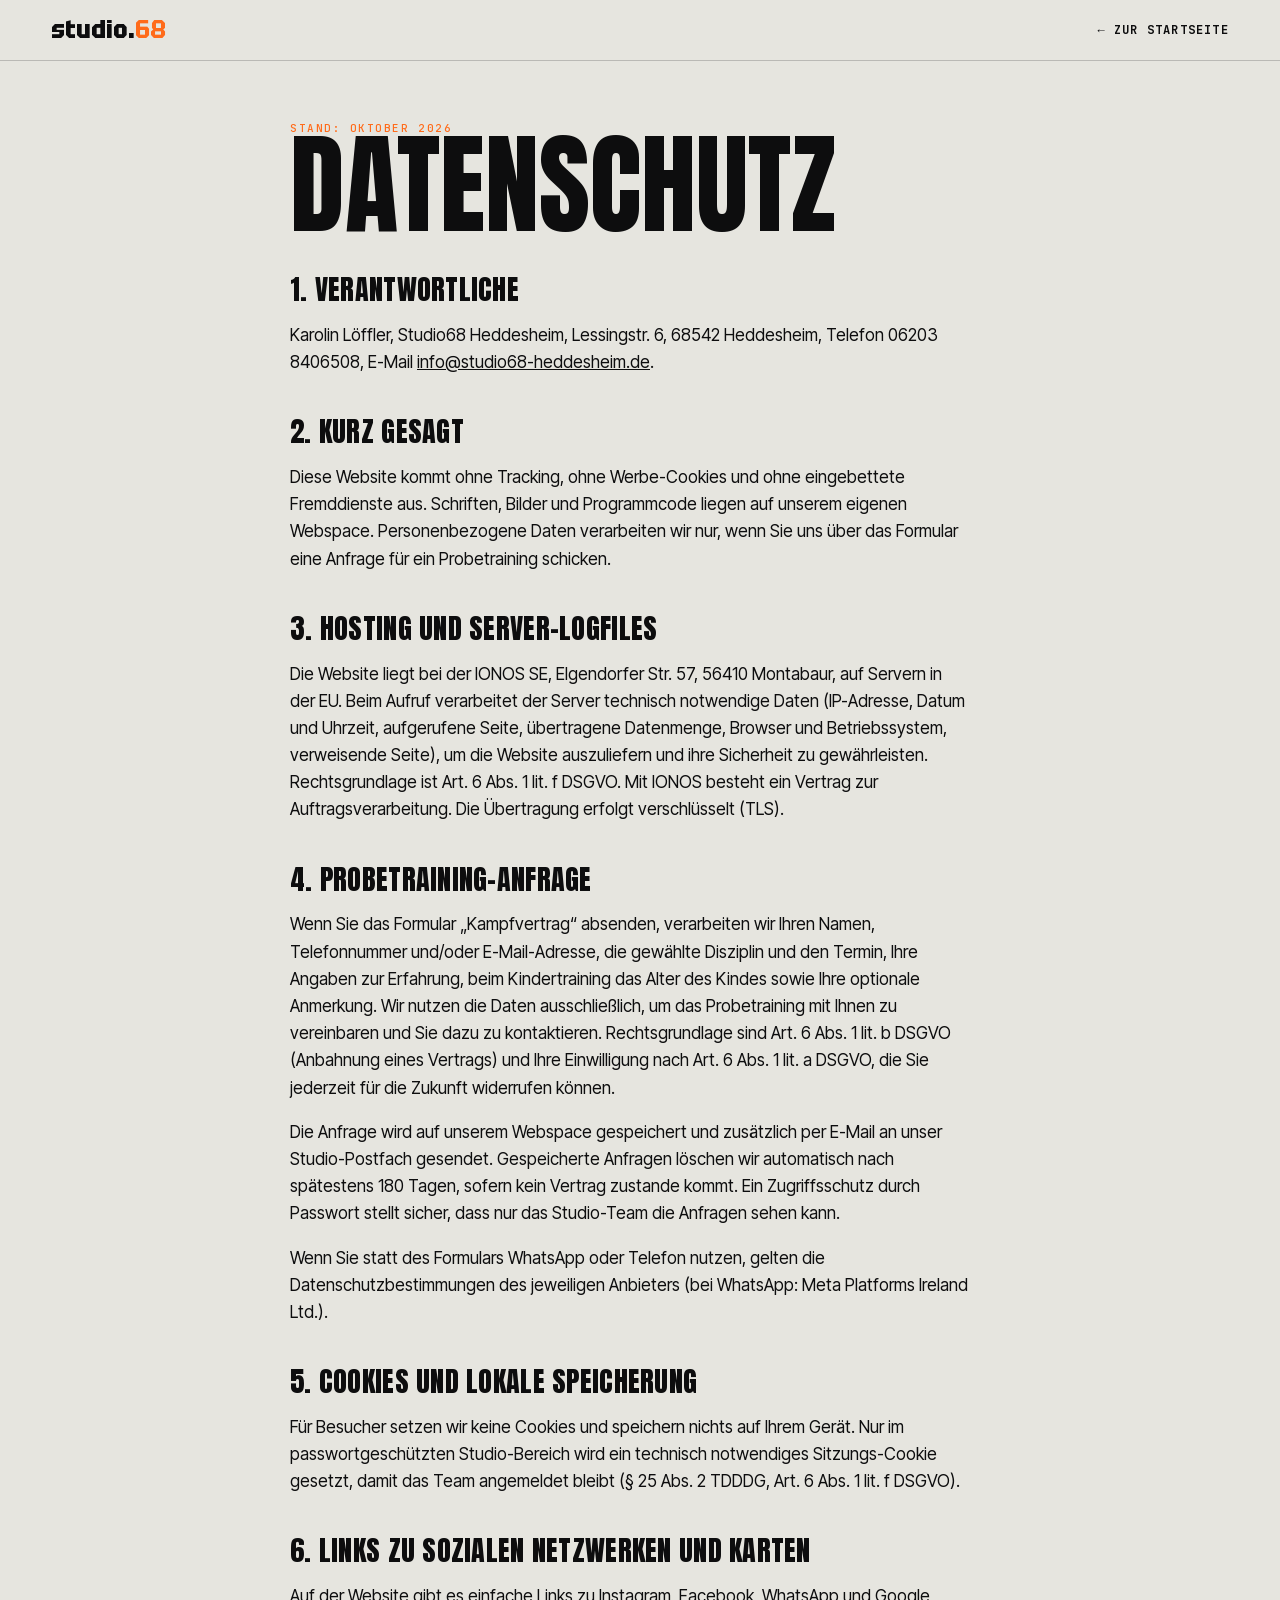
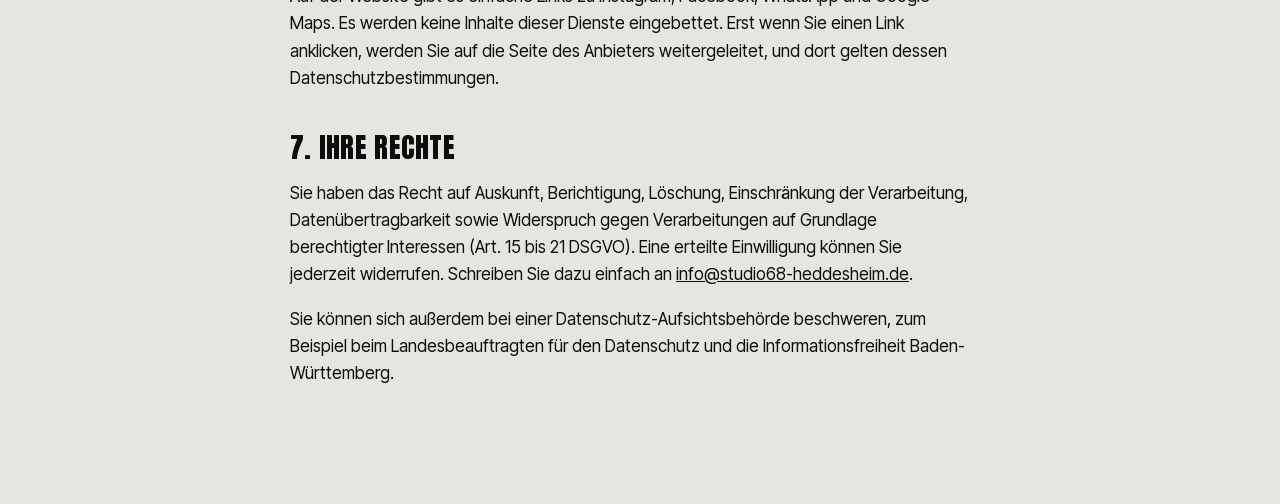
<file: datenschutz.html>
<!doctype html>
<html lang="de"><head><meta charset="utf-8"><meta name="viewport" content="width=device-width, initial-scale=1">
<title>Datenschutz – Studio68 Heddesheim</title><meta name="robots" content="noindex, nofollow">
<link rel="icon" href="assets/img/favicon.svg" type="image/svg+xml">
<link rel="stylesheet" href="assets/fonts/fonts.css"><link rel="stylesheet" href="assets/css/legal.css"></head>
<body>
<header><a href="./">studio.<b>68</b></a><a class="back" href="./">← Zur Startseite</a></header>
<main>
<div class="k">Stand: Oktober 2026</div>
<h1>Datenschutz</h1>

<h2>1. Verantwortliche</h2>
<p>Karolin Löffler, Studio68 Heddesheim, Lessingstr. 6, 68542 Heddesheim, Telefon 06203 8406508, E-Mail <a href="mailto:info@studio68-heddesheim.de">info@studio68-heddesheim.de</a>.</p>

<h2>2. Kurz gesagt</h2>
<p>Diese Website kommt ohne Tracking, ohne Werbe-Cookies und ohne eingebettete Fremddienste aus. Schriften, Bilder und Programmcode liegen auf unserem eigenen Webspace. Personenbezogene Daten verarbeiten wir nur, wenn Sie uns über das Formular eine Anfrage für ein Probetraining schicken.</p>

<h2>3. Hosting und Server-Logfiles</h2>
<p>Die Website liegt bei der IONOS SE, Elgendorfer Str. 57, 56410 Montabaur, auf Servern in der EU. Beim Aufruf verarbeitet der Server technisch notwendige Daten (IP-Adresse, Datum und Uhrzeit, aufgerufene Seite, übertragene Datenmenge, Browser und Betriebssystem, verweisende Seite), um die Website auszuliefern und ihre Sicherheit zu gewährleisten. Rechtsgrundlage ist Art. 6 Abs. 1 lit. f DSGVO. Mit IONOS besteht ein Vertrag zur Auftragsverarbeitung. Die Übertragung erfolgt verschlüsselt (TLS).</p>

<h2>4. Probetraining-Anfrage</h2>
<p>Wenn Sie das Formular „Kampfvertrag“ absenden, verarbeiten wir Ihren Namen, Telefonnummer und/oder E-Mail-Adresse, die gewählte Disziplin und den Termin, Ihre Angaben zur Erfahrung, beim Kindertraining das Alter des Kindes sowie Ihre optionale Anmerkung. Wir nutzen die Daten ausschließlich, um das Probetraining mit Ihnen zu vereinbaren und Sie dazu zu kontaktieren. Rechtsgrundlage sind Art. 6 Abs. 1 lit. b DSGVO (Anbahnung eines Vertrags) und Ihre Einwilligung nach Art. 6 Abs. 1 lit. a DSGVO, die Sie jederzeit für die Zukunft widerrufen können.</p>
<p>Die Anfrage wird auf unserem Webspace gespeichert und zusätzlich per E-Mail an unser Studio-Postfach gesendet. Gespeicherte Anfragen löschen wir automatisch nach spätestens 180 Tagen, sofern kein Vertrag zustande kommt. Ein Zugriffsschutz durch Passwort stellt sicher, dass nur das Studio-Team die Anfragen sehen kann.</p>
<p>Wenn Sie statt des Formulars WhatsApp oder Telefon nutzen, gelten die Datenschutzbestimmungen des jeweiligen Anbieters (bei WhatsApp: Meta Platforms Ireland Ltd.).</p>

<h2>5. Cookies und lokale Speicherung</h2>
<p>Für Besucher setzen wir keine Cookies und speichern nichts auf Ihrem Gerät. Nur im passwortgeschützten Studio-Bereich wird ein technisch notwendiges Sitzungs-Cookie gesetzt, damit das Team angemeldet bleibt (§ 25 Abs. 2 TDDDG, Art. 6 Abs. 1 lit. f DSGVO).</p>

<h2>6. Links zu sozialen Netzwerken und Karten</h2>
<p>Auf der Website gibt es einfache Links zu Instagram, Facebook, WhatsApp und Google Maps. Es werden keine Inhalte dieser Dienste eingebettet. Erst wenn Sie einen Link anklicken, werden Sie auf die Seite des Anbieters weitergeleitet, und dort gelten dessen Datenschutzbestimmungen.</p>

<h2>7. Ihre Rechte</h2>
<p>Sie haben das Recht auf Auskunft, Berichtigung, Löschung, Einschränkung der Verarbeitung, Datenübertragbarkeit sowie Widerspruch gegen Verarbeitungen auf Grundlage berechtigter Interessen (Art. 15 bis 21 DSGVO). Eine erteilte Einwilligung können Sie jederzeit widerrufen. Schreiben Sie dazu einfach an <a href="mailto:info@studio68-heddesheim.de">info@studio68-heddesheim.de</a>.</p>
<p>Sie können sich außerdem bei einer Datenschutz-Aufsichtsbehörde beschweren, zum Beispiel beim Landesbeauftragten für den Datenschutz und die Informationsfreiheit Baden-Württemberg.</p>
</main>
</body></html>
</file>
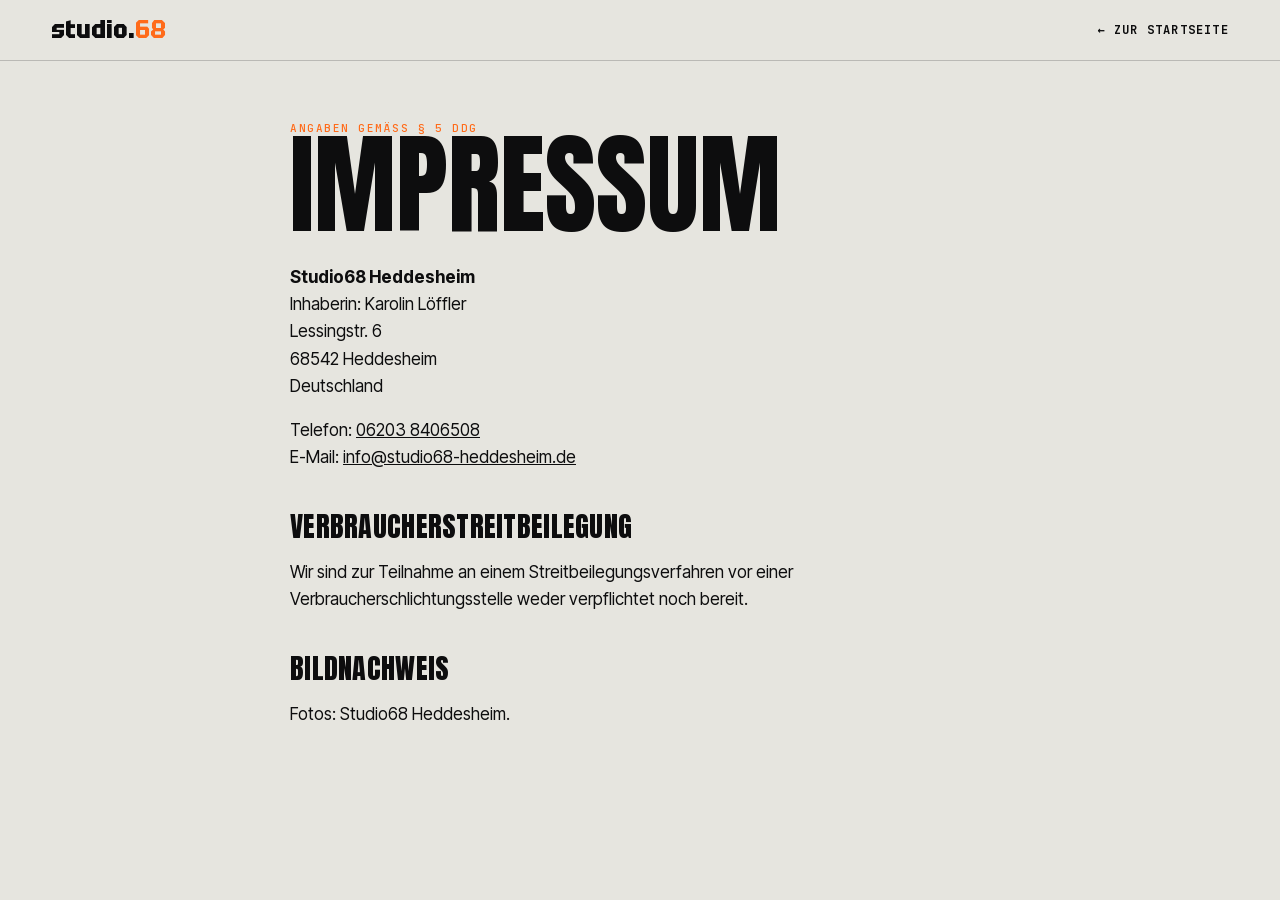
<file: impressum.html>
<!doctype html>
<html lang="de"><head><meta charset="utf-8"><meta name="viewport" content="width=device-width, initial-scale=1">
<title>Impressum – Studio68 Heddesheim</title><meta name="robots" content="noindex, nofollow">
<link rel="icon" href="assets/img/favicon.svg" type="image/svg+xml">
<link rel="stylesheet" href="assets/fonts/fonts.css"><link rel="stylesheet" href="assets/css/legal.css"></head>
<body>
<header><a href="./">studio.<b>68</b></a><a class="back" href="./">← Zur Startseite</a></header>
<main>
<div class="k">Angaben gemäß § 5 DDG</div>
<h1>Impressum</h1>
<p><strong>Studio68 Heddesheim</strong><br>Inhaberin: Karolin Löffler<br>Lessingstr. 6<br>68542 Heddesheim<br>Deutschland</p>
<p>Telefon: <a href="tel:+4962038406508">06203 8406508</a><br>E-Mail: <a href="mailto:info@studio68-heddesheim.de">info@studio68-heddesheim.de</a></p>
<h2>Verbraucherstreitbeilegung</h2>
<p>Wir sind zur Teilnahme an einem Streitbeilegungsverfahren vor einer Verbraucherschlichtungsstelle weder verpflichtet noch bereit.</p>
<h2>Bildnachweis</h2>
<p>Fotos: Studio68 Heddesheim.</p>
</main>
</body></html>
</file>
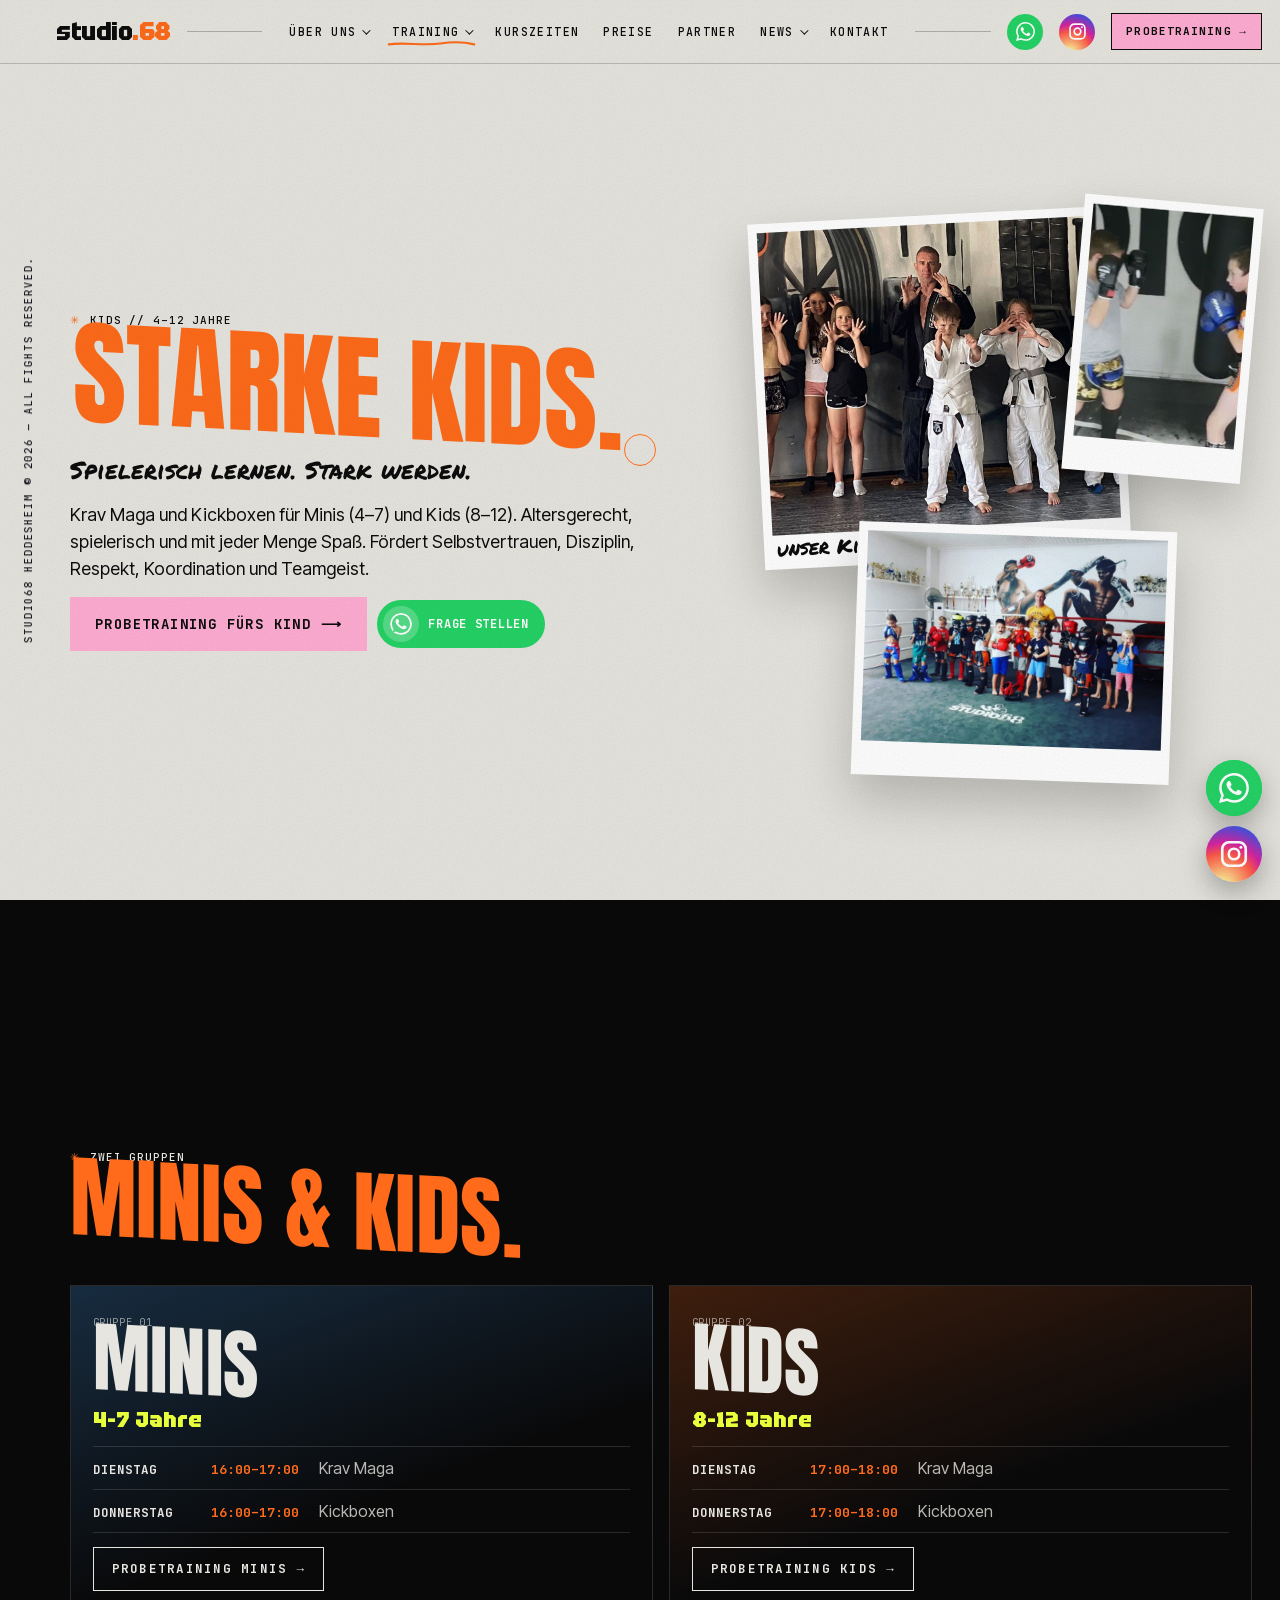
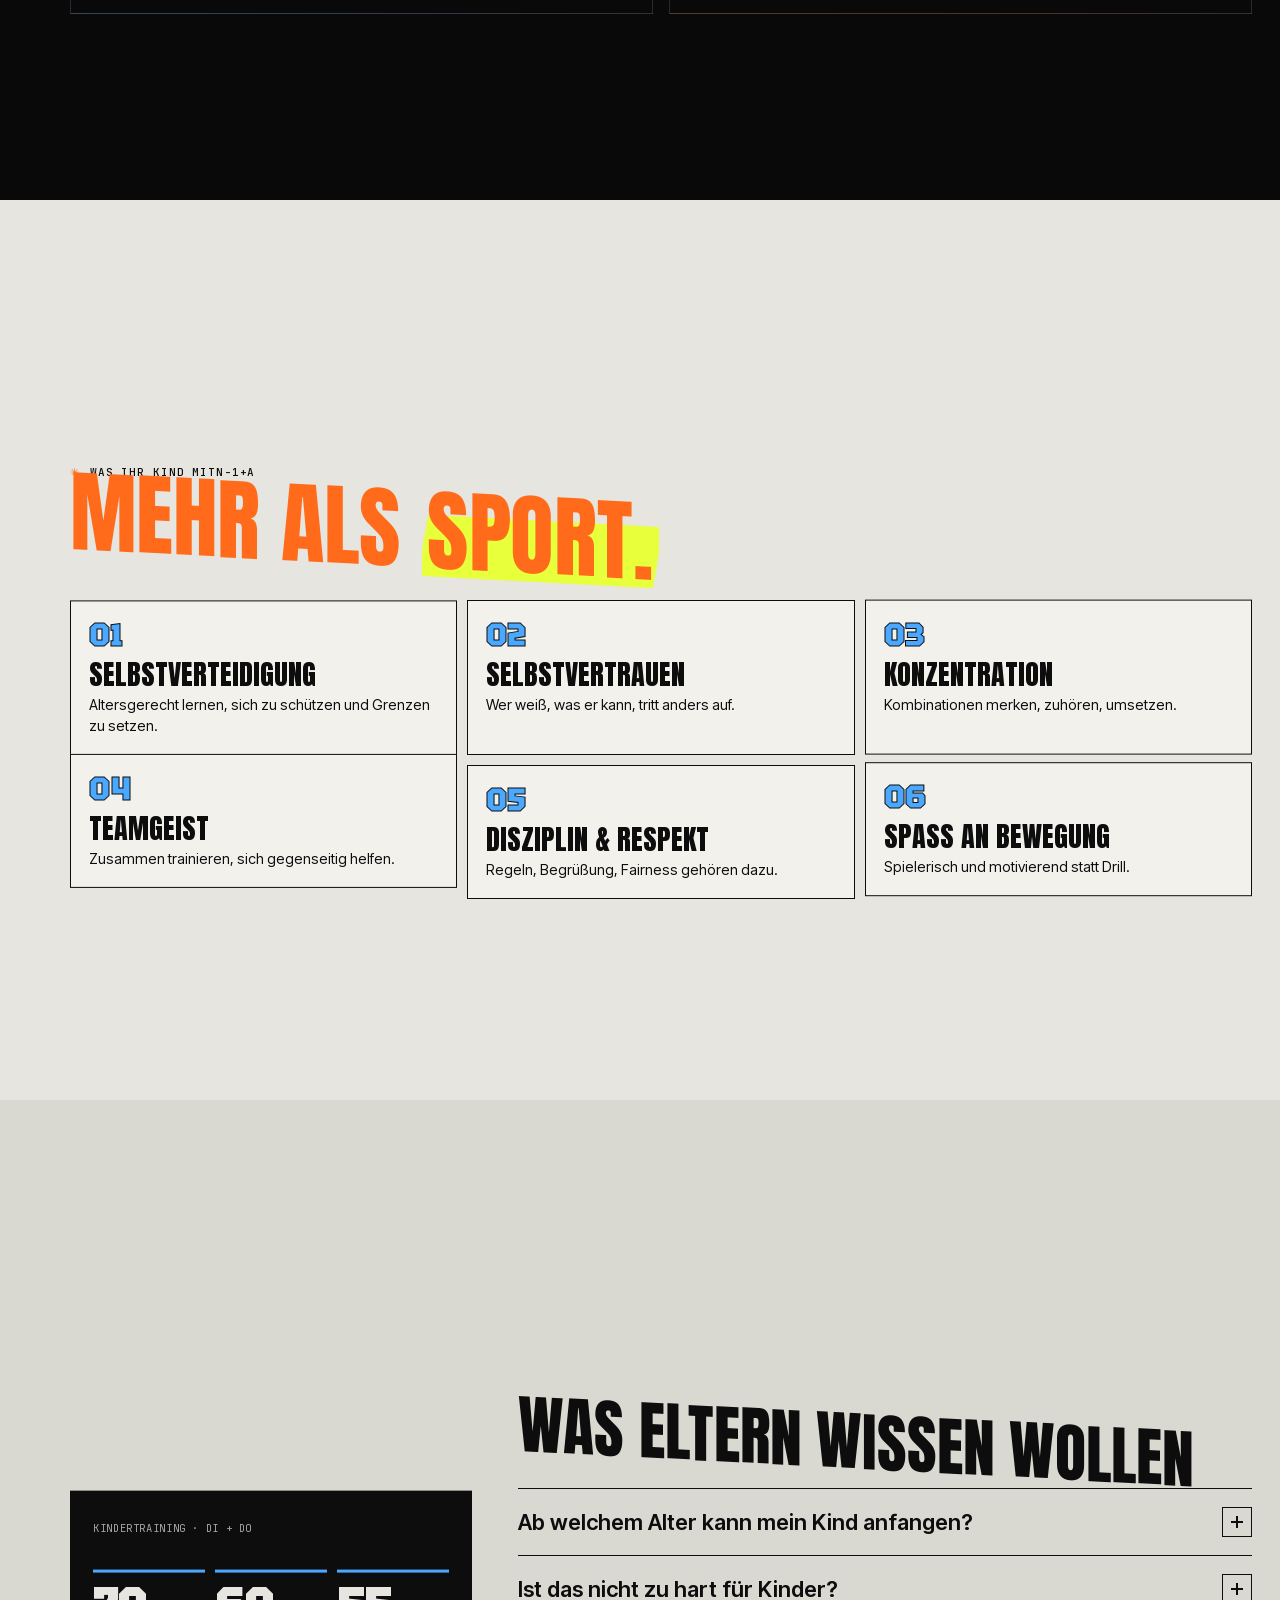
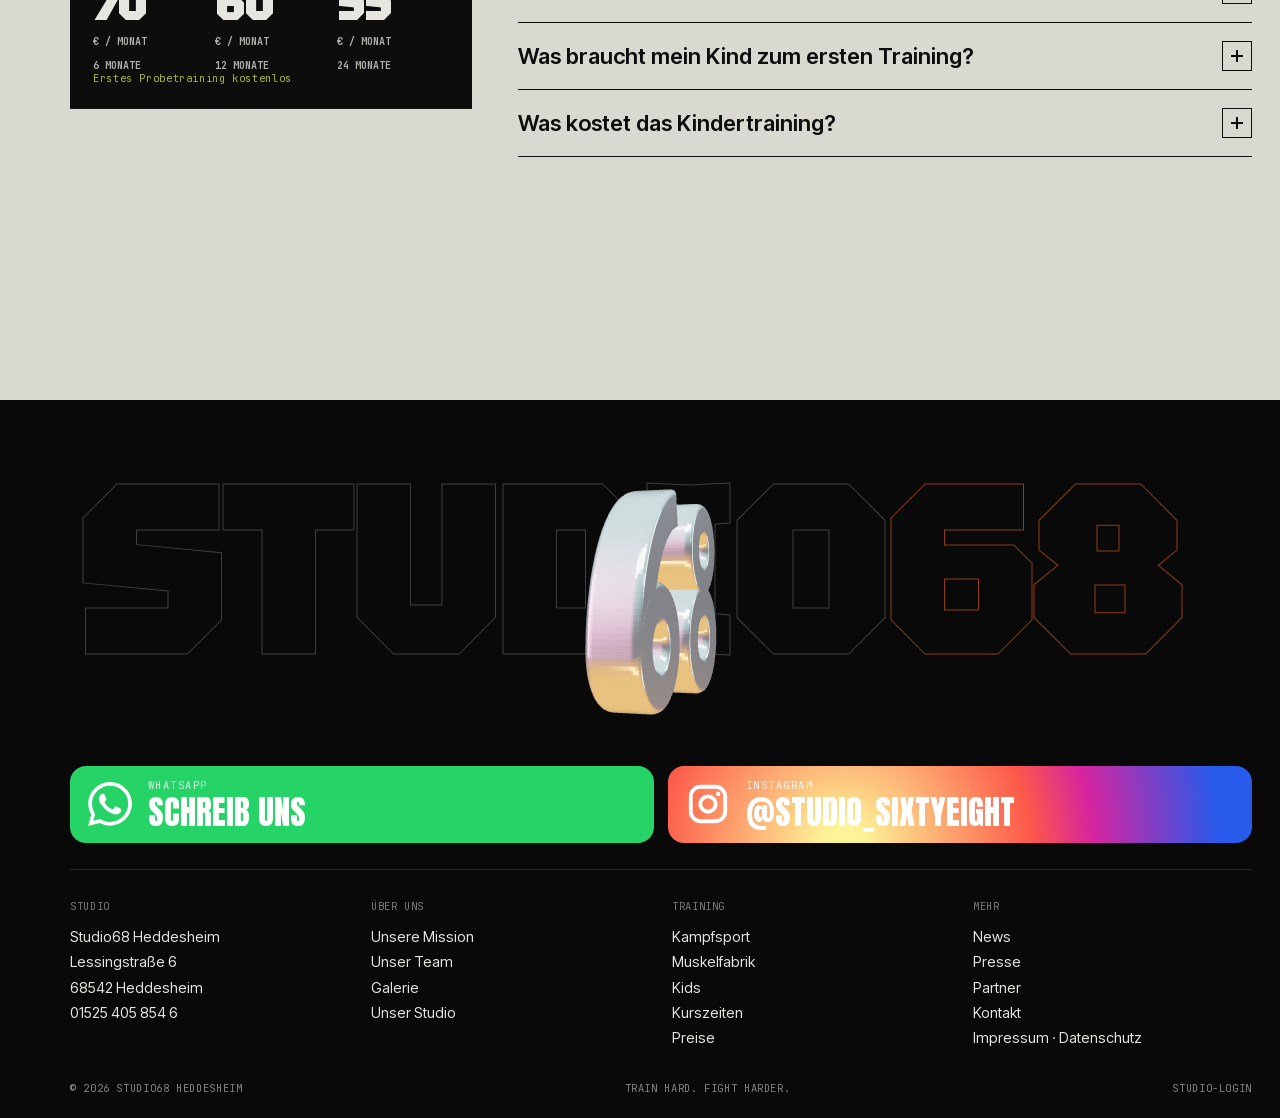
<file: kids.html>
<!doctype html>
<html lang="de">
<head>
<meta charset="utf-8">
<meta name="robots" content="noindex, nofollow">
<meta name="viewport" content="width=device-width, initial-scale=1, viewport-fit=cover">
<title>Kampfsport für Kinder in Heddesheim – Krav Maga & Kickboxen ab 4 · Studio68</title>
<meta name="description" content="Kindertraining im Studio68 Heddesheim: Krav Maga und Kickboxen für Minis (4–7) und Kids (8–12). Selbstvertrauen, Respekt, Koordination. Probetraining kostenlos.">
<link rel="canonical" href="https://studio68-heddesheim.de/kids.html">
<meta property="og:title" content="Kampfsport für Kinder in Heddesheim – Krav Maga & Kickboxen ab 4 · Studio68">
<meta property="og:description" content="Kindertraining im Studio68 Heddesheim: Krav Maga und Kickboxen für Minis (4–7) und Kids (8–12). Selbstvertrauen, Respekt, Koordination. Probetraining kostenlos.">
<meta property="og:image" content="https://studio68-heddesheim.de/assets/img/og.jpg">
<meta name="theme-color" content="#0b0b0c">
<link rel="icon" href="assets/img/favicon.svg" type="image/svg+xml">
<link rel="stylesheet" href="assets/fonts/fonts.css">
<link rel="stylesheet" href="assets/css/main.css">
<script type="importmap">{ "imports": { "three": "./vendor/three/build/three.module.min.js", "three/addons/": "./vendor/three/addons/" } }</script>
</head>
<body class="sub" data-page="kids">
<main>

<section class="pg-hero paper scr" id="top">
  <div class="pg-l"><div class="mono sh-k"><span class="ast">✳</span> KIDS // 4–12 JAHRE</div><h1 class="pg-h">STARKE <span>KIDS.</span></h1><p class="hand" style="font-size:24px;margin:0">Spielerisch lernen. Stark werden.</p><p class="pg-lede" id="kiText"></p>
    <div class="cb-btns"><a class="btn btn-pink btn-xl" href="./?d=kids#probetraining">Probetraining fürs Kind <span class="arr">⟶</span></a><a class="soc-chip soc-wa" id="kiWa" href="#" target="_blank" rel="noopener"><svg class="ico" viewBox="0 0 24 24" aria-hidden="true"><path fill="currentColor" d="M17.47 14.38c-.3-.15-1.76-.87-2.03-.97-.27-.1-.47-.15-.67.15-.2.3-.77.97-.94 1.16-.17.2-.35.22-.64.08-.3-.15-1.26-.46-2.39-1.48-.88-.79-1.48-1.76-1.65-2.06-.17-.3-.02-.46.13-.6.13-.14.3-.35.45-.52.15-.17.2-.3.3-.5.1-.2.05-.37-.03-.52-.07-.15-.67-1.61-.92-2.2-.24-.58-.49-.5-.67-.51h-.57c-.2 0-.52.07-.8.37-.27.3-1.04 1.02-1.04 2.48s1.07 2.88 1.21 3.07c.15.2 2.1 3.2 5.08 4.49.71.31 1.26.49 1.7.63.71.22 1.36.19 1.87.12.57-.09 1.76-.72 2-1.41.25-.7.25-1.29.18-1.41-.08-.13-.27-.2-.57-.35m-5.42 7.4h-.01a9.87 9.87 0 0 1-5.03-1.38l-.36-.21-3.74.98 1-3.65-.24-.37a9.86 9.86 0 0 1-1.51-5.26c0-5.45 4.44-9.88 9.89-9.88 2.64 0 5.12 1.03 6.99 2.9a9.83 9.83 0 0 1 2.89 6.99c0 5.45-4.44 9.88-9.88 9.88m8.41-18.3A11.82 11.82 0 0 0 12.05 0C5.5 0 .16 5.34.16 11.89c0 2.1.55 4.14 1.59 5.95L.06 24l6.3-1.65a11.88 11.88 0 0 0 5.68 1.45h.01c6.55 0 11.89-5.34 11.89-11.89 0-3.18-1.24-6.17-3.48-8.41z"/></svg><span>Frage stellen</span></a></div></div>
  <div class="pg-r"><div class="stack" id="kiStack"></div></div>
</section>
<section class="night scr" id="gruppen"><div class="mono sh-k"><span class="ast">✳</span> ZWEI GRUPPEN</div><h2 class="sh-h">MINIS &amp; <span>KIDS.</span></h2><div class="kg-row" id="kiGroups"></div></section>
<section class="paper scr" id="vorteile"><div class="mono sh-k"><span class="ast">✳</span> WAS IHR KIND MITNIMMT</div><h2 class="sh-h">MEHR ALS <span class="mark-hi">SPORT.</span></h2><div class="kb-grid" id="kiBen"></div></section>
<section class="ki-parents paper-2 scr" id="eltern"><div class="ki-pr" id="kiPrice"></div><div class="faq"><h2 class="faq-h">Was Eltern wissen wollen</h2><div id="kiFaq"></div></div></section>
</main>
<noscript><p style="padding:2rem">Bitte JavaScript aktivieren. Telefon: 01525 405 854 6 · info@studio68-heddesheim.de</p></noscript>
<script type="module" src="assets/js/pages.js"></script>
</body>
</html>
</file>
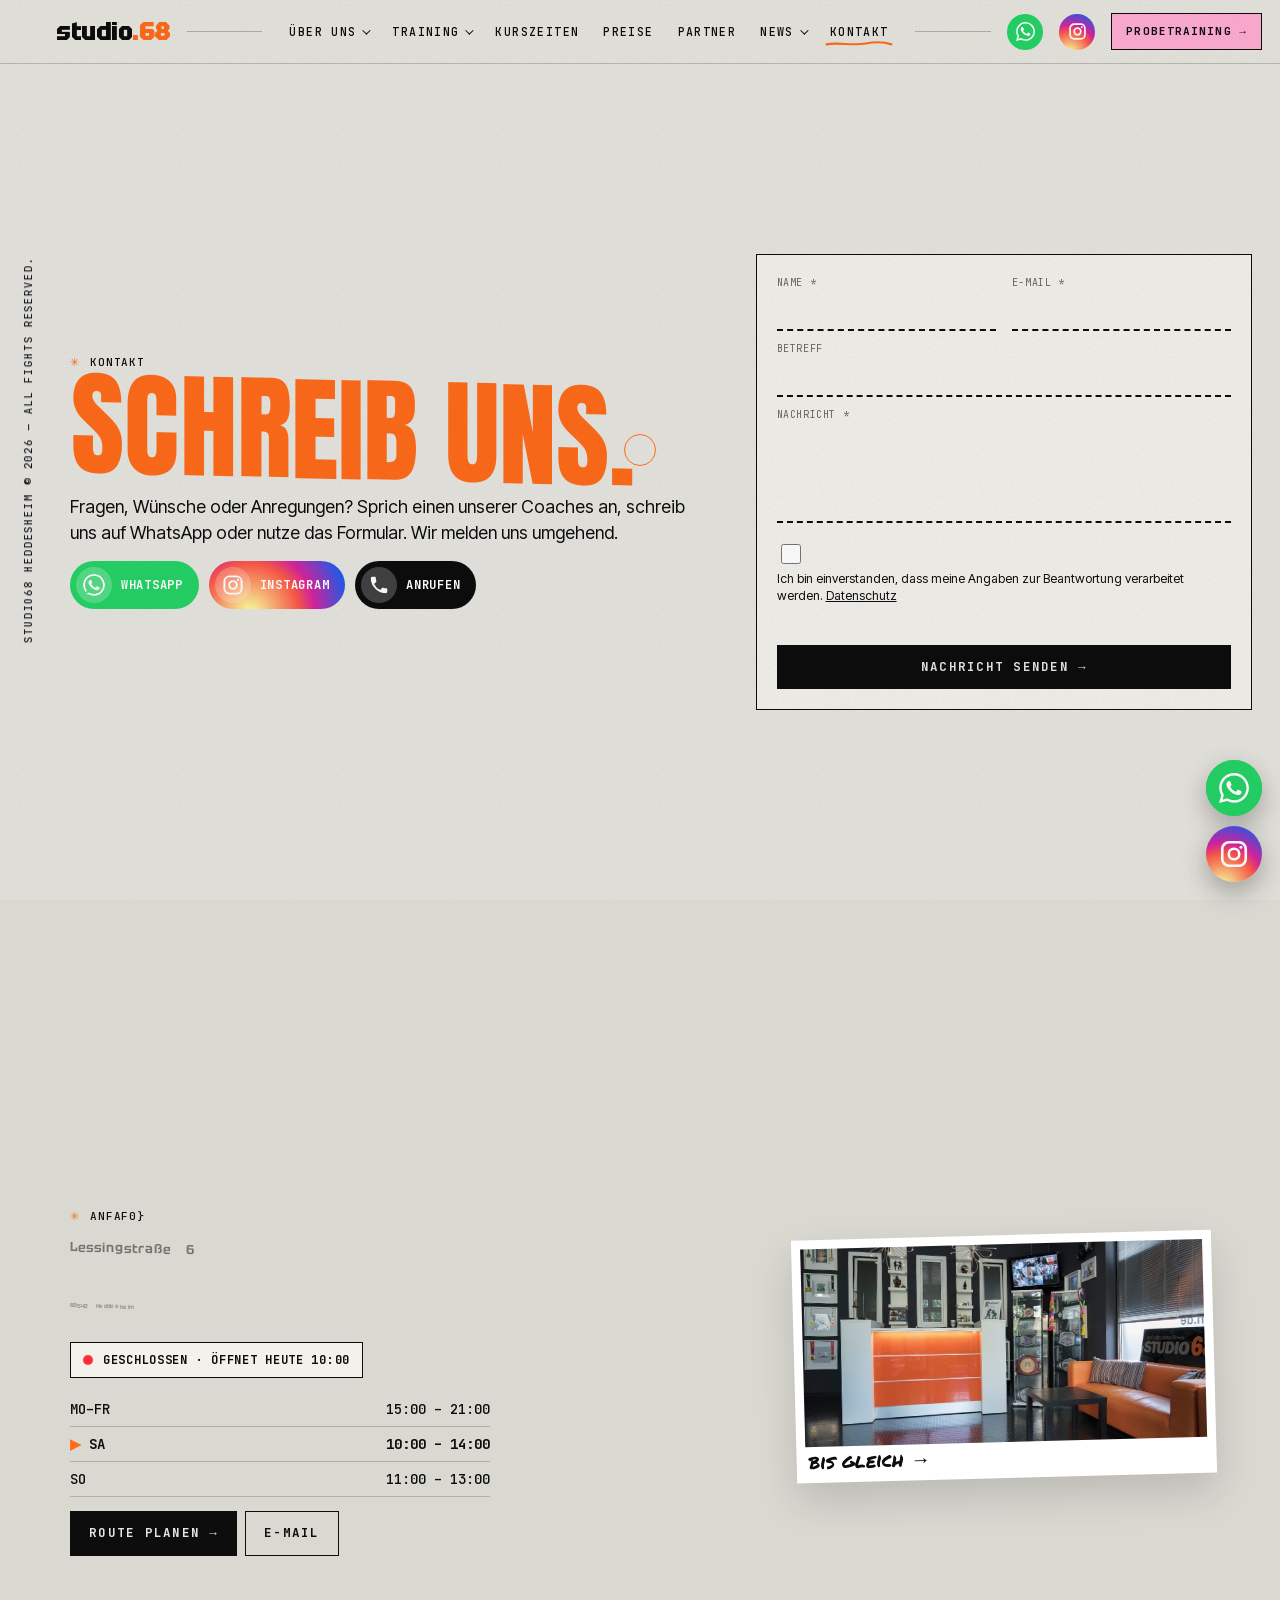
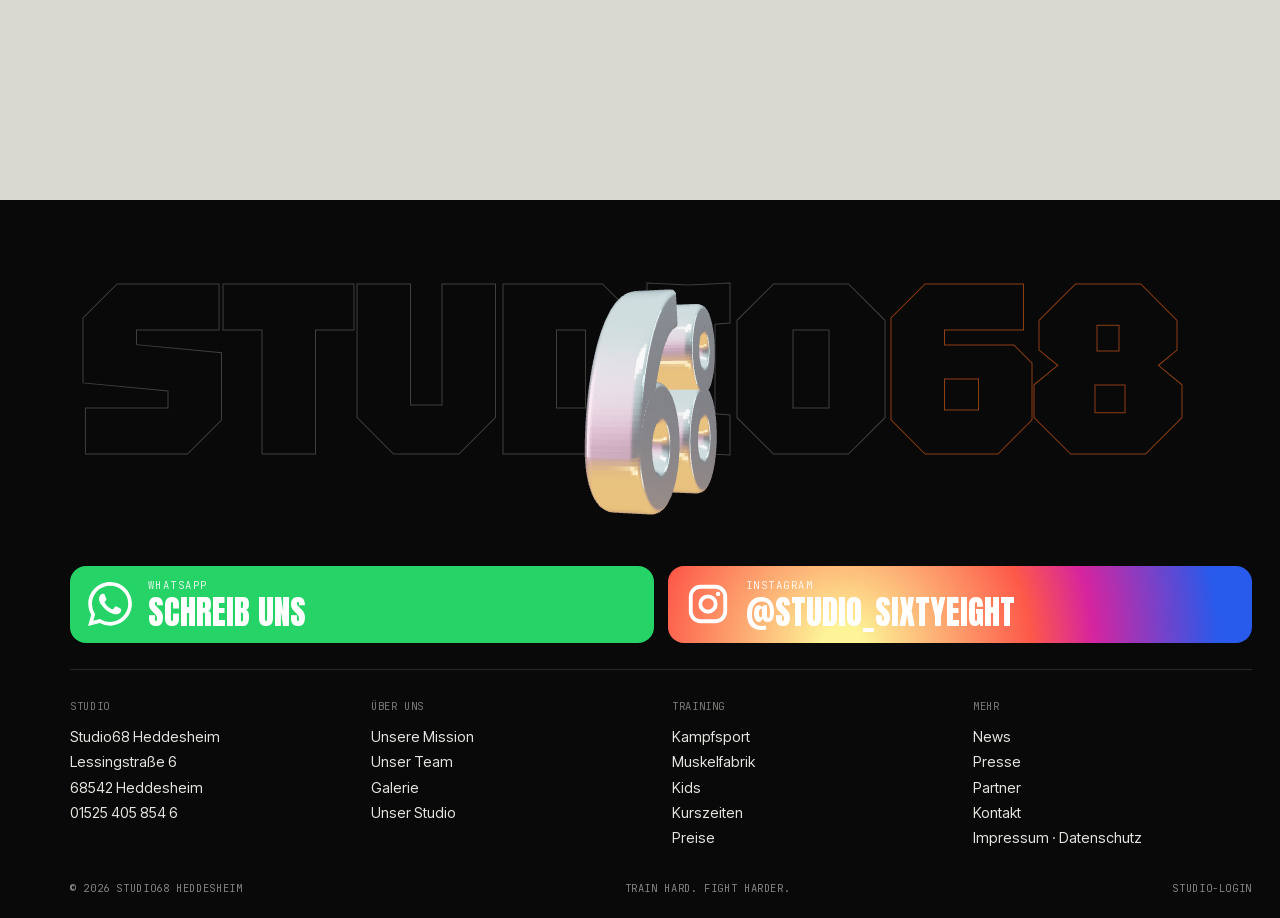
<file: kontakt.html>
<!doctype html>
<html lang="de">
<head>
<meta charset="utf-8">
<meta name="robots" content="noindex, nofollow">
<meta name="viewport" content="width=device-width, initial-scale=1, viewport-fit=cover">
<title>Kontakt – Studio68 Heddesheim, Lessingstraße 6</title>
<meta name="description" content="Kontakt zum Studio68 Heddesheim: WhatsApp, Telefon, E-Mail oder Formular. Lessingstraße 6, 68542 Heddesheim. Öffnungszeiten und Anfahrt.">
<link rel="canonical" href="https://studio68-heddesheim.de/kontakt.html">
<meta property="og:title" content="Kontakt – Studio68 Heddesheim, Lessingstraße 6">
<meta property="og:description" content="Kontakt zum Studio68 Heddesheim: WhatsApp, Telefon, E-Mail oder Formular. Lessingstraße 6, 68542 Heddesheim. Öffnungszeiten und Anfahrt.">
<meta property="og:image" content="https://studio68-heddesheim.de/assets/img/og.jpg">
<meta name="theme-color" content="#0b0b0c">
<link rel="icon" href="assets/img/favicon.svg" type="image/svg+xml">
<link rel="stylesheet" href="assets/fonts/fonts.css">
<link rel="stylesheet" href="assets/css/main.css">
<script type="importmap">{ "imports": { "three": "./vendor/three/build/three.module.min.js", "three/addons/": "./vendor/three/addons/" } }</script>
</head>
<body class="sub" data-page="kontakt">
<main>

<section class="pg-hero paper scr" id="top">
  <div class="pg-l"><div class="mono sh-k"><span class="ast">✳</span> KONTAKT</div><h1 class="pg-h">SCHREIB <span>UNS.</span></h1><p class="pg-lede">Fragen, Wünsche oder Anregungen? Sprich einen unserer Coaches an, schreib uns auf WhatsApp oder nutze das Formular. Wir melden uns umgehend.</p>
    <div class="cb-btns"><a class="soc-chip soc-wa js-wa" href="#" target="_blank" rel="noopener"><svg class="ico" viewBox="0 0 24 24" aria-hidden="true"><path fill="currentColor" d="M17.47 14.38c-.3-.15-1.76-.87-2.03-.97-.27-.1-.47-.15-.67.15-.2.3-.77.97-.94 1.16-.17.2-.35.22-.64.08-.3-.15-1.26-.46-2.39-1.48-.88-.79-1.48-1.76-1.65-2.06-.17-.3-.02-.46.13-.6.13-.14.3-.35.45-.52.15-.17.2-.3.3-.5.1-.2.05-.37-.03-.52-.07-.15-.67-1.61-.92-2.2-.24-.58-.49-.5-.67-.51h-.57c-.2 0-.52.07-.8.37-.27.3-1.04 1.02-1.04 2.48s1.07 2.88 1.21 3.07c.15.2 2.1 3.2 5.08 4.49.71.31 1.26.49 1.7.63.71.22 1.36.19 1.87.12.57-.09 1.76-.72 2-1.41.25-.7.25-1.29.18-1.41-.08-.13-.27-.2-.57-.35m-5.42 7.4h-.01a9.87 9.87 0 0 1-5.03-1.38l-.36-.21-3.74.98 1-3.65-.24-.37a9.86 9.86 0 0 1-1.51-5.26c0-5.45 4.44-9.88 9.89-9.88 2.64 0 5.12 1.03 6.99 2.9a9.83 9.83 0 0 1 2.89 6.99c0 5.45-4.44 9.88-9.88 9.88m8.41-18.3A11.82 11.82 0 0 0 12.05 0C5.5 0 .16 5.34.16 11.89c0 2.1.55 4.14 1.59 5.95L.06 24l6.3-1.65a11.88 11.88 0 0 0 5.68 1.45h.01c6.55 0 11.89-5.34 11.89-11.89 0-3.18-1.24-6.17-3.48-8.41z"/></svg><span>WhatsApp</span></a><a class="soc-chip soc-ig js-ig" href="#" target="_blank" rel="noopener"><svg class="ico" viewBox="0 0 24 24" aria-hidden="true" fill="none" stroke="currentColor" stroke-width="2.1"><rect x="2.6" y="2.6" width="18.8" height="18.8" rx="5.4"/><circle cx="12" cy="12" r="4.2"/><circle cx="17.5" cy="6.5" r="1.2" fill="currentColor" stroke="none"/></svg><span>Instagram</span></a><a class="soc-chip soc-tel js-tel" href="#"><svg class="ico" viewBox="0 0 24 24" aria-hidden="true"><path fill="currentColor" d="M6.6 10.8a15.1 15.1 0 0 0 6.6 6.6l2.2-2.2c.3-.3.7-.4 1-.2 1.1.4 2.3.6 3.6.6.6 0 1 .4 1 1V20c0 .6-.4 1-1 1A17 17 0 0 1 3 4c0-.6.4-1 1-1h3.5c.6 0 1 .4 1 1 0 1.3.2 2.5.6 3.6.1.3 0 .7-.2 1z"/></svg><span>Anrufen</span></a></div></div>
  <div class="pg-r"><form class="kf" id="kf" novalidate>
    <label><span class="mono">NAME *</span><input name="name" autocomplete="name" required maxlength="80"></label>
    <label><span class="mono">E-MAIL *</span><input name="email" type="email" autocomplete="email" required maxlength="120"></label>
    <label class="w2"><span class="mono">BETREFF</span><input name="subject" maxlength="120"></label>
    <label class="w2"><span class="mono">NACHRICHT *</span><textarea name="msg" rows="4" required maxlength="2000"></textarea></label>
    <input class="hp" name="website" tabindex="-1" autocomplete="off" aria-hidden="true">
    <label class="ct-consent"><input type="checkbox" name="consent" required> <span>Ich bin einverstanden, dass meine Angaben zur Beantwortung verarbeitet werden. <a href="datenschutz.html" target="_blank">Datenschutz</a></span></label>
    <div class="kf-msg" id="kfMsg" role="status"></div>
    <button class="btn btn-ink w2" type="submit">Nachricht senden →</button>
  </form></div>
</section>
<section class="contact paper-2 scr" id="anfahrt">
  <div class="ctc-a"><div class="mono sh-k"><span class="ast">✳</span> ANFAHRT</div><h2 class="ctc-h tech">Lessing&shy;straße 6<span>68542 Heddesheim</span></h2><div class="ctc-status" id="ctcStatus"></div><table class="hours" id="hours"></table><div class="ctc-btns"><a class="btn btn-ink" id="routeBtn" href="#" target="_blank" rel="noopener">Route planen →</a><a class="btn btn-line js-mail" href="#">E-Mail</a></div></div>
  <div class="ctc-b"><figure class="ctc-photo"><img src="assets/img/reception.jpg" alt="Empfang im Studio68" loading="lazy"><figcaption class="hand">bis gleich →</figcaption></figure></div>
</section>
</main>
<noscript><p style="padding:2rem">Bitte JavaScript aktivieren. Telefon: 01525 405 854 6 · info@studio68-heddesheim.de</p></noscript>
<script type="module" src="assets/js/pages.js"></script>
</body>
</html>
</file>
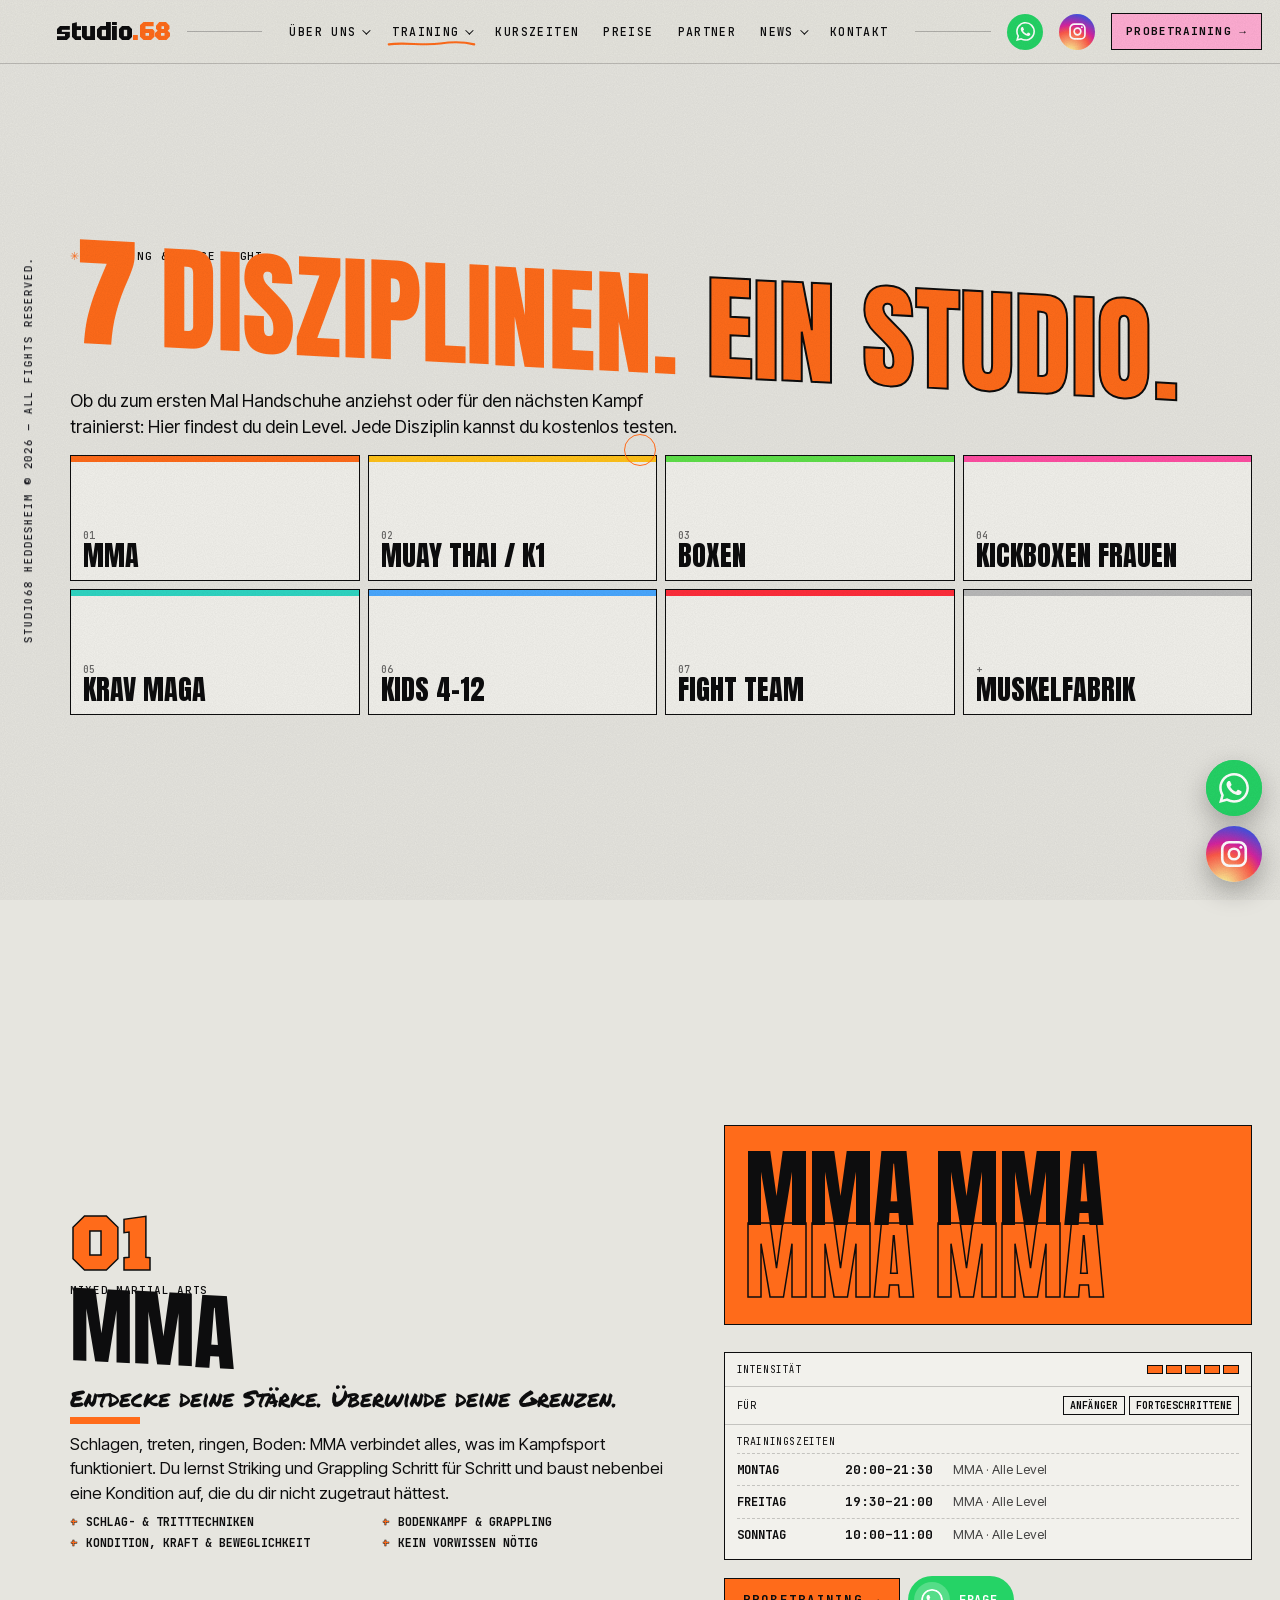
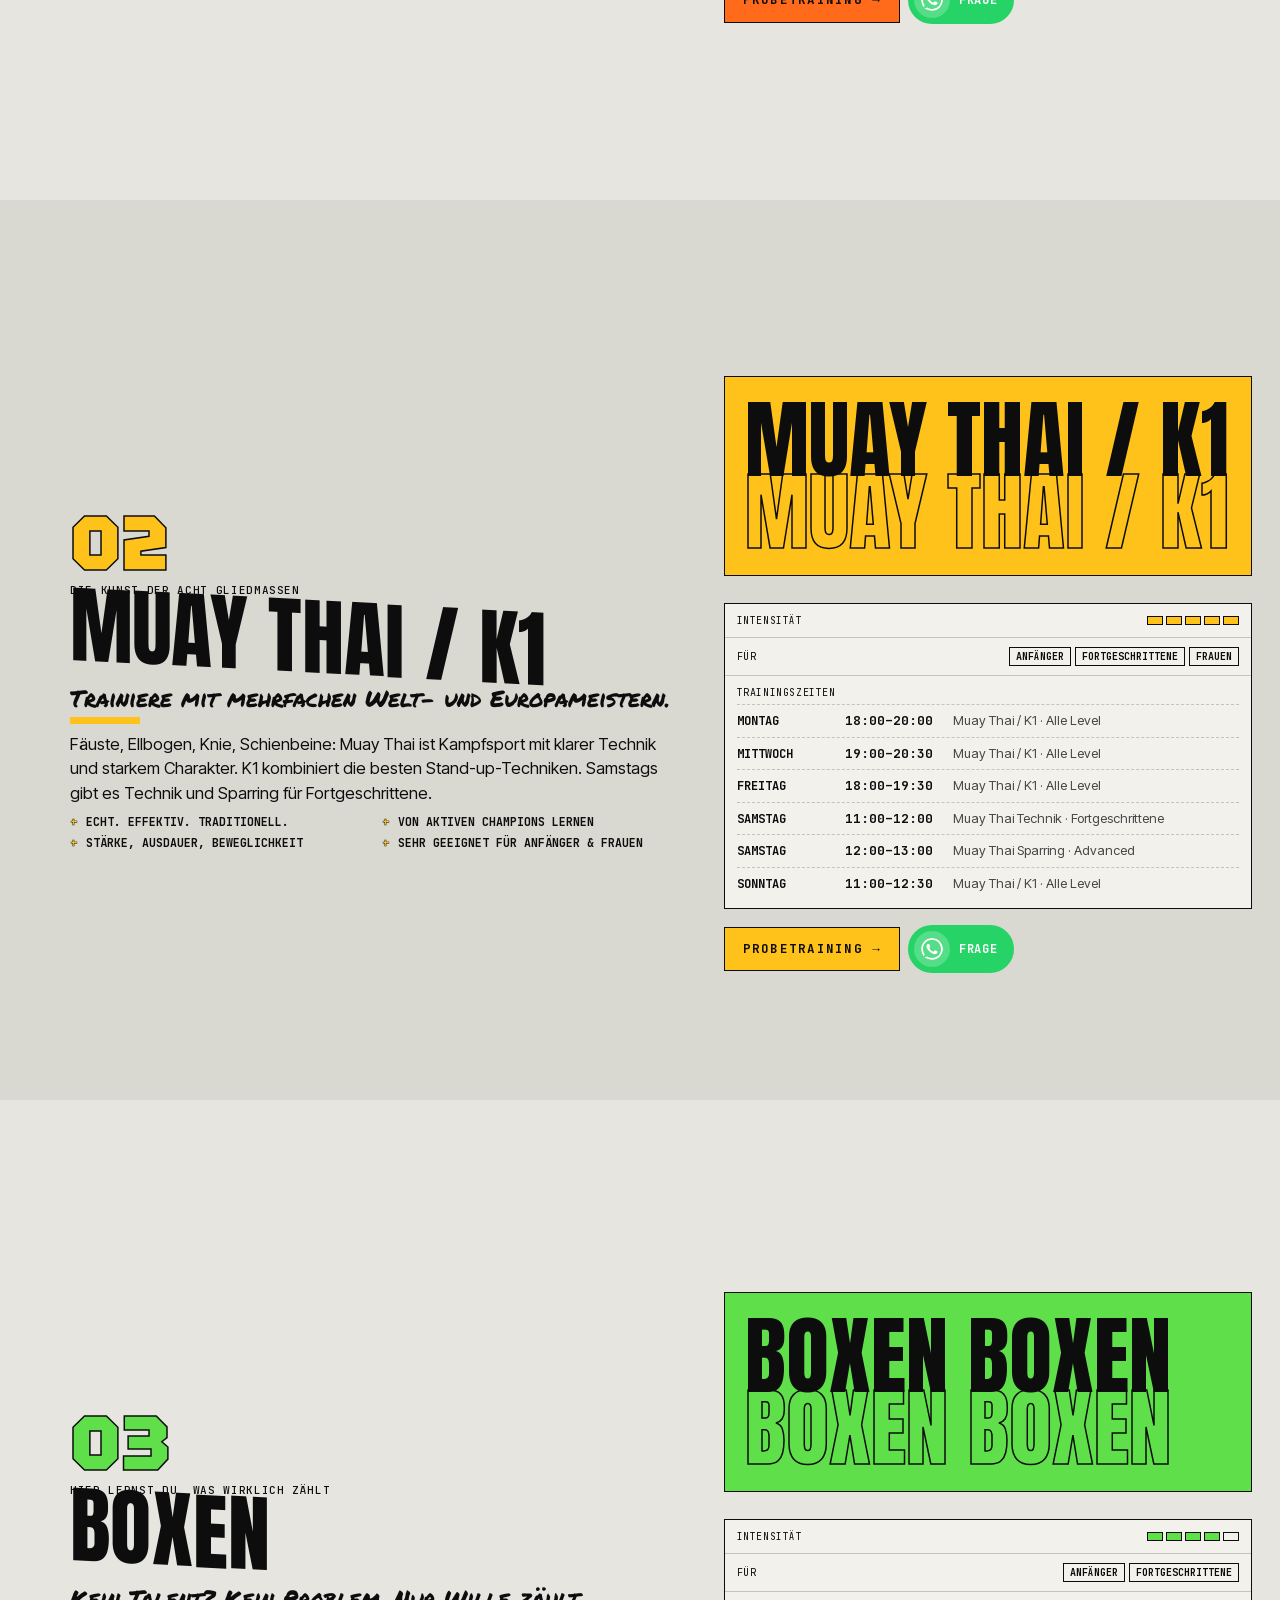
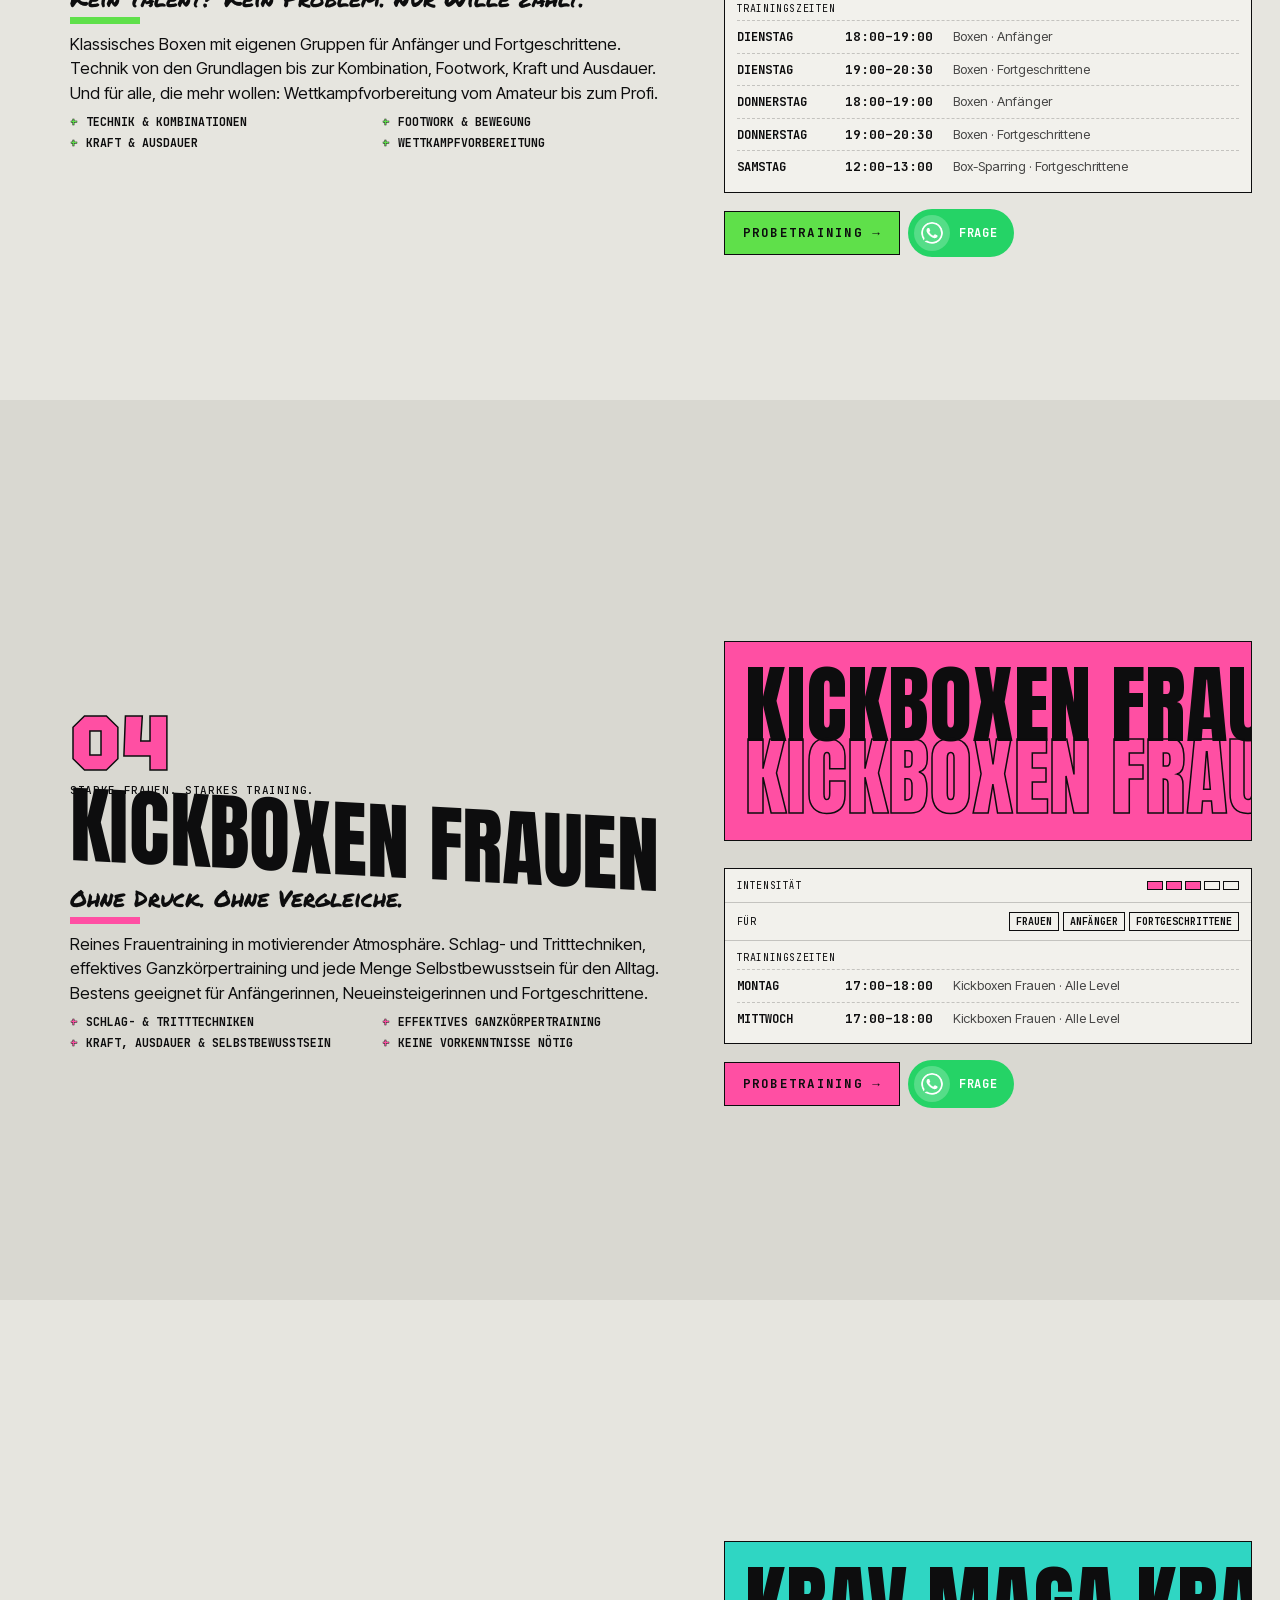
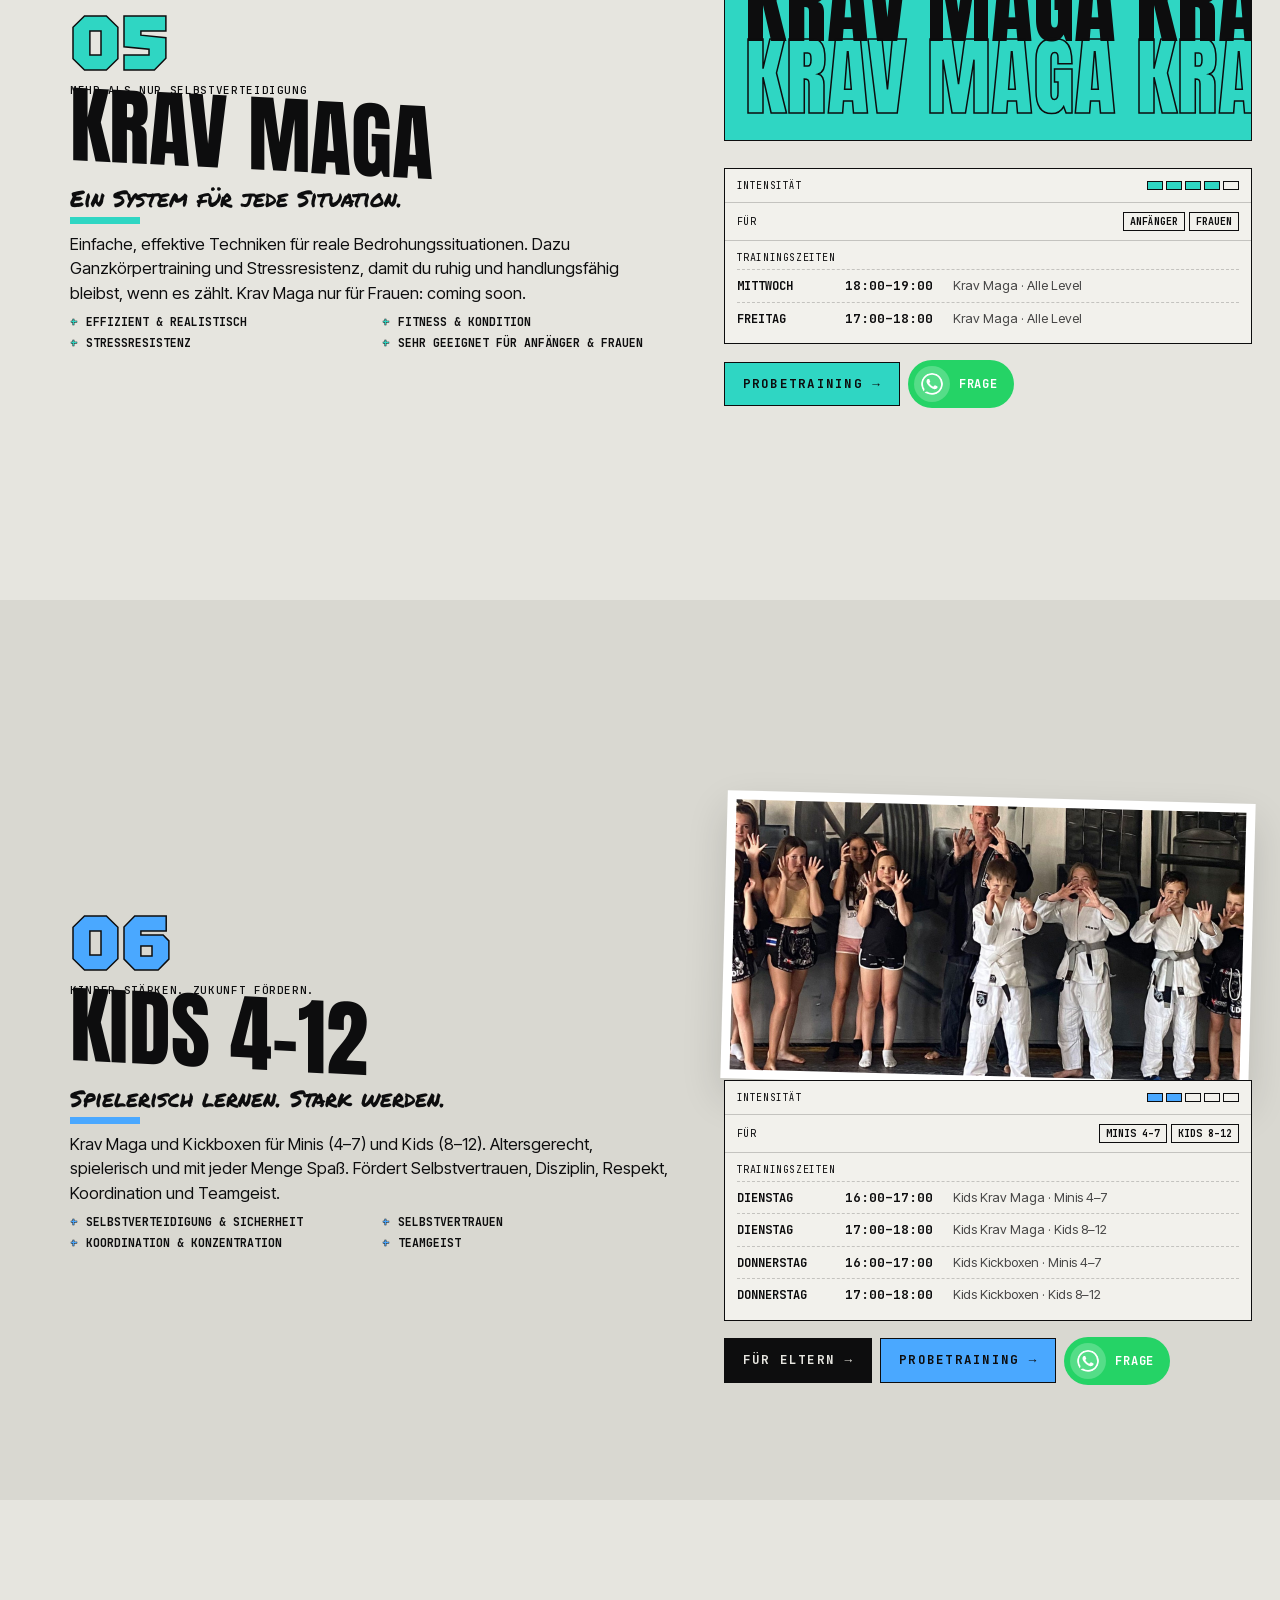
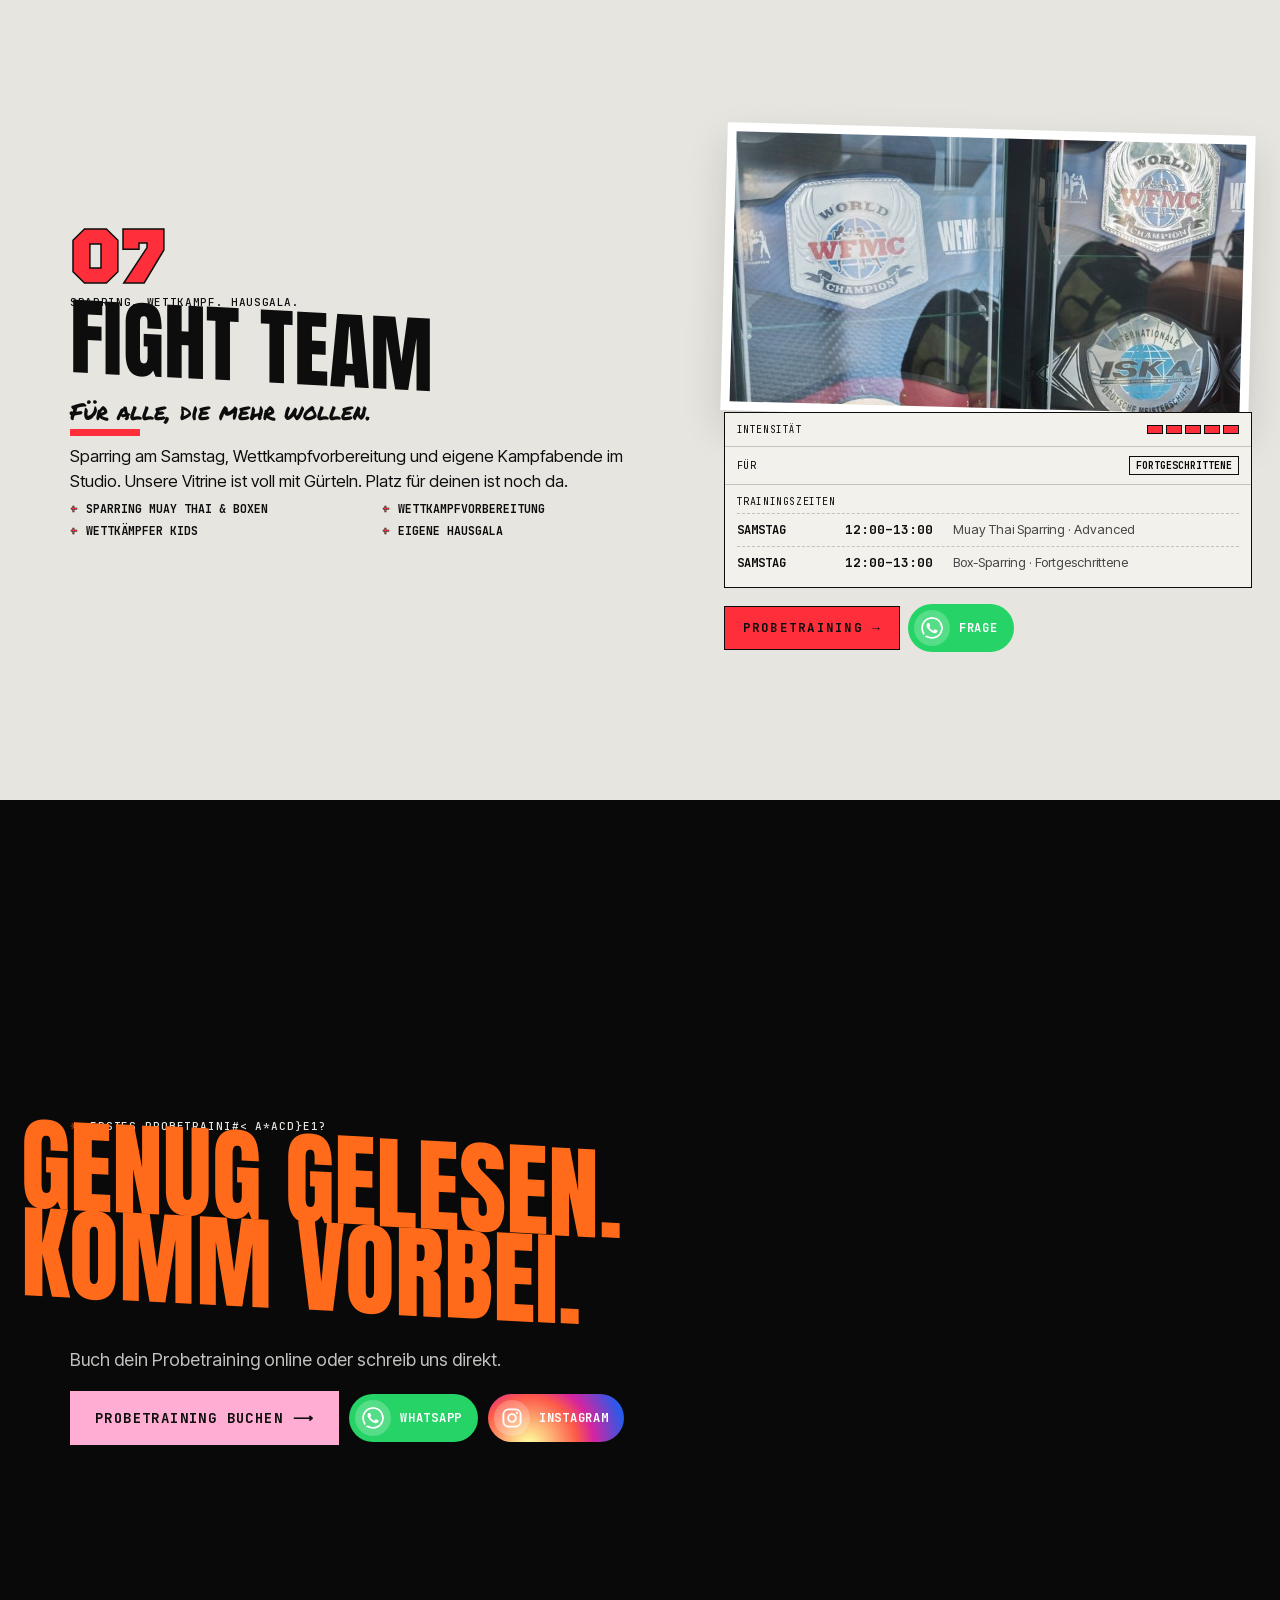
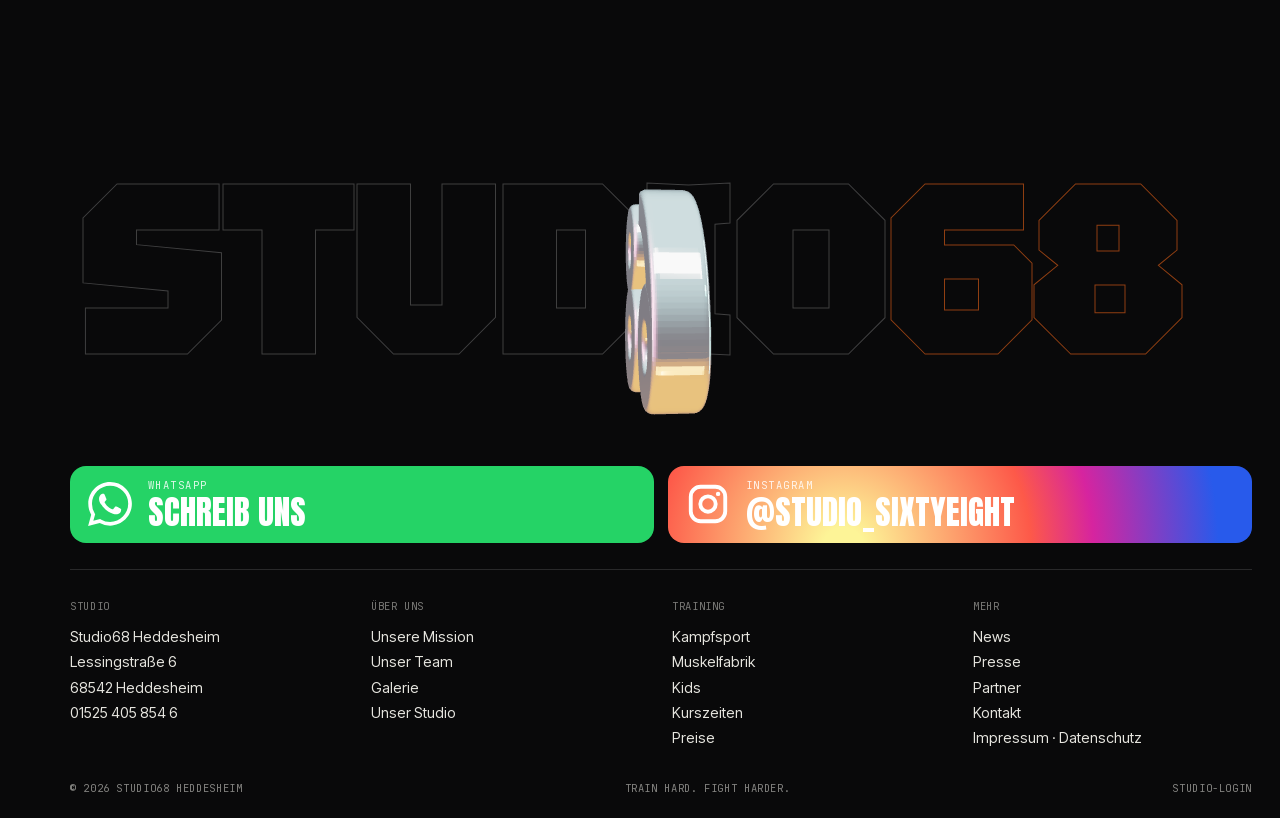
<file: kurse.html>
<!doctype html>
<html lang="de">
<head>
<meta charset="utf-8">
<meta name="robots" content="noindex, nofollow">
<meta name="viewport" content="width=device-width, initial-scale=1, viewport-fit=cover">
<title>Training & Kurse Fight – MMA, Muay Thai, Boxen, Krav Maga · Studio68 Heddesheim</title>
<meta name="description" content="Alle Kampfsport-Kurse im Studio68 Heddesheim mit Trainingszeiten: MMA, Muay Thai / K1, Boxen, Kickboxen für Frauen, Krav Maga, Kids, Fight Team.">
<link rel="canonical" href="https://studio68-heddesheim.de/kurse.html">
<meta property="og:title" content="Training & Kurse Fight – MMA, Muay Thai, Boxen, Krav Maga · Studio68 Heddesheim">
<meta property="og:description" content="Alle Kampfsport-Kurse im Studio68 Heddesheim mit Trainingszeiten: MMA, Muay Thai / K1, Boxen, Kickboxen für Frauen, Krav Maga, Kids, Fight Team.">
<meta property="og:image" content="https://studio68-heddesheim.de/assets/img/og.jpg">
<meta name="theme-color" content="#0b0b0c">
<link rel="icon" href="assets/img/favicon.svg" type="image/svg+xml">
<link rel="stylesheet" href="assets/fonts/fonts.css">
<link rel="stylesheet" href="assets/css/main.css">
<script type="importmap">{ "imports": { "three": "./vendor/three/build/three.module.min.js", "three/addons/": "./vendor/three/addons/" } }</script>
</head>
<body class="sub" data-page="kurse">
<main>

<section class="pg-hero paper scr" id="top">
  <div class="pg-l"><div class="mono sh-k"><span class="ast">✳</span> TRAINING & KURSE FIGHT</div><h1 class="pg-h"><b id="kuCount">8</b> DISZIPLINEN. <span class="ol">EIN STUDIO.</span></h1>
    <p class="pg-lede">Ob du zum ersten Mal Handschuhe anziehst oder für den nächsten Kampf trainierst: Hier findest du dein Level. Jede Disziplin kannst du kostenlos testen.</p>
    <div class="ku-tiles" id="kuTiles"></div></div>
</section>
<div id="kuList"></div>
<section class="cta-band night scr" id="ctaBand"></section>
</main>
<noscript><p style="padding:2rem">Bitte JavaScript aktivieren. Telefon: 01525 405 854 6 · info@studio68-heddesheim.de</p></noscript>
<script type="module" src="assets/js/pages.js"></script>
</body>
</html>
</file>
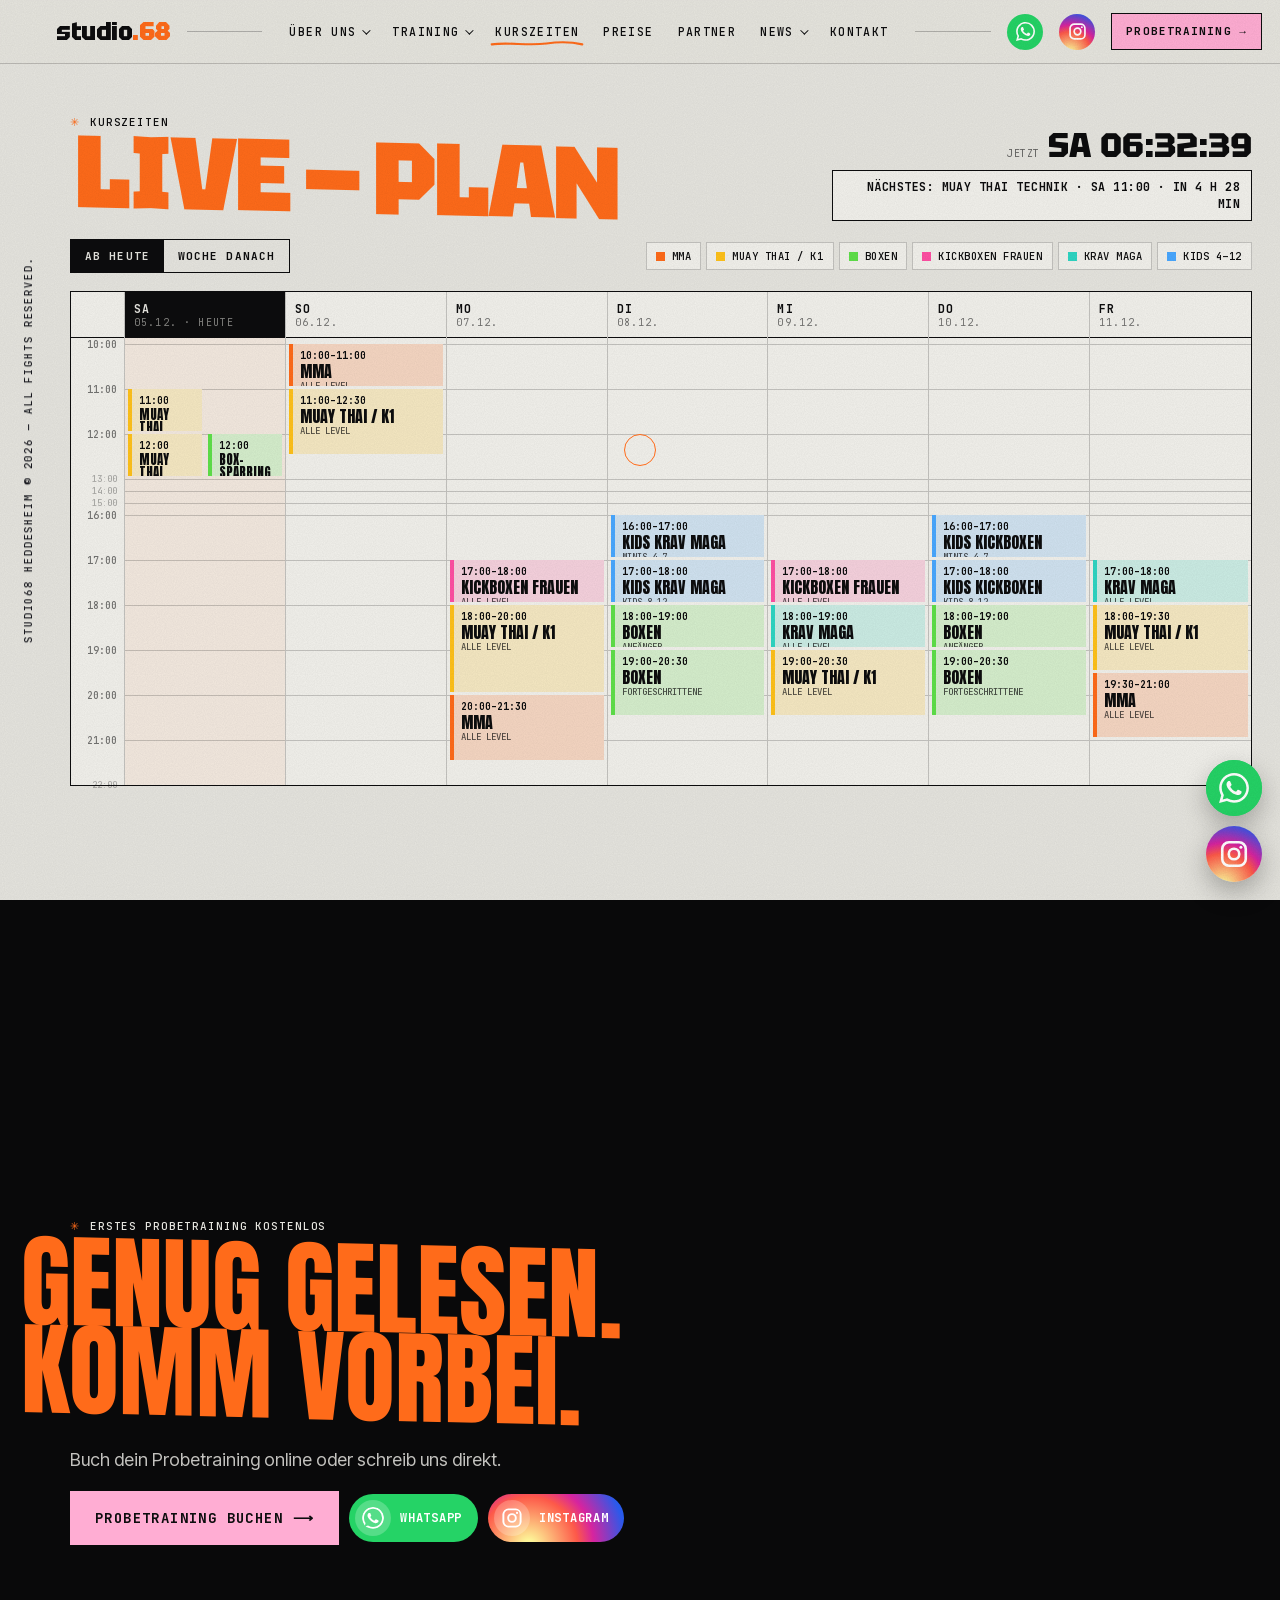
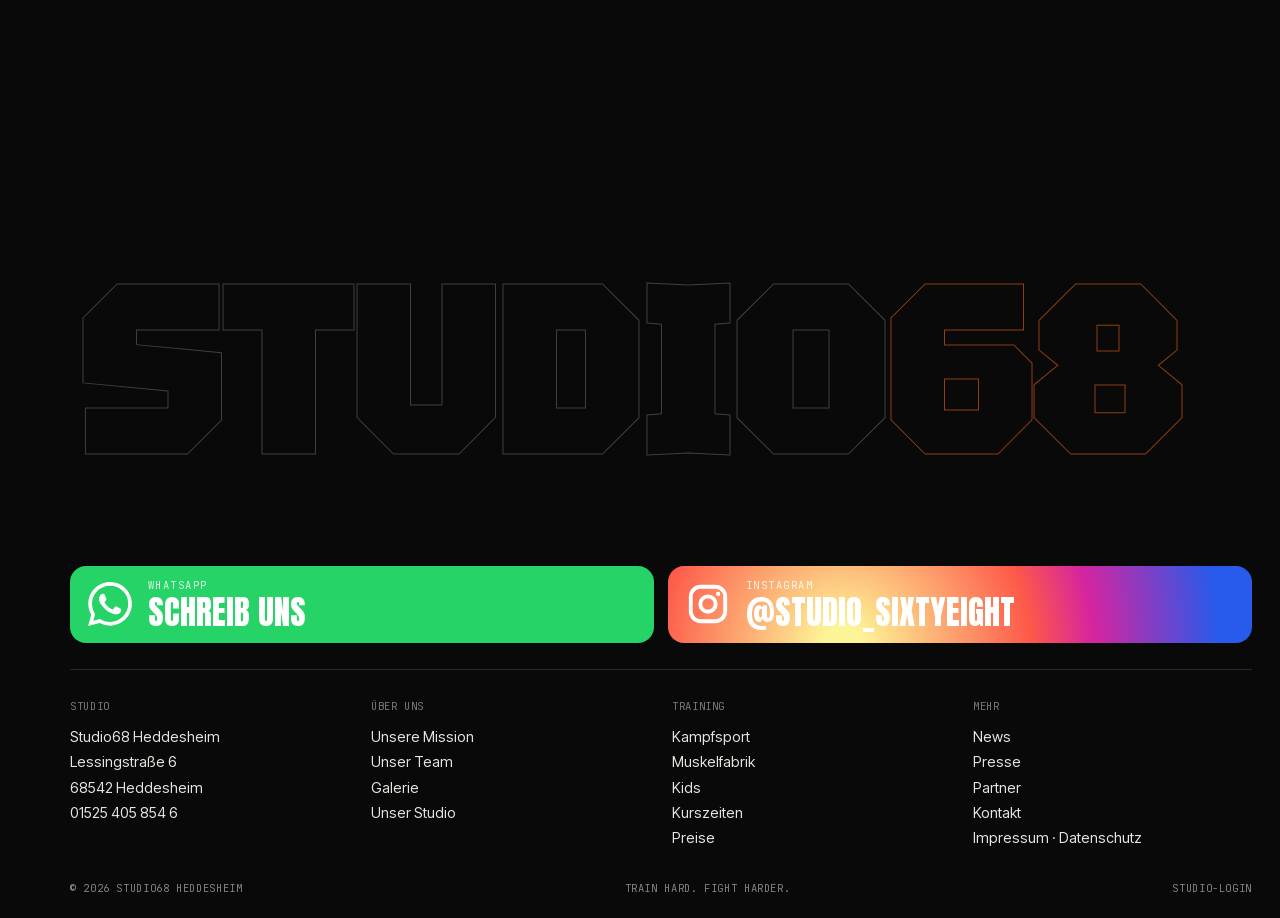
<file: kurszeiten.html>
<!doctype html>
<html lang="de">
<head>
<meta charset="utf-8">
<meta name="robots" content="noindex, nofollow">
<meta name="viewport" content="width=device-width, initial-scale=1, viewport-fit=cover">
<title>Kurszeiten – Live-Trainingsplan · Studio68 Heddesheim</title>
<meta name="description" content="Der Live-Trainingsplan vom Studio68 Heddesheim mit allen Kursen und Ausfällen. Kurs antippen und Probetraining buchen.">
<link rel="canonical" href="https://studio68-heddesheim.de/kurszeiten.html">
<meta property="og:title" content="Kurszeiten – Live-Trainingsplan · Studio68 Heddesheim">
<meta property="og:description" content="Der Live-Trainingsplan vom Studio68 Heddesheim mit allen Kursen und Ausfällen. Kurs antippen und Probetraining buchen.">
<meta property="og:image" content="https://studio68-heddesheim.de/assets/img/og.jpg">
<meta name="theme-color" content="#0b0b0c">
<link rel="icon" href="assets/img/favicon.svg" type="image/svg+xml">
<link rel="stylesheet" href="assets/fonts/fonts.css">
<link rel="stylesheet" href="assets/css/main.css">
<script type="importmap">{ "imports": { "three": "./vendor/three/build/three.module.min.js", "three/addons/": "./vendor/three/addons/" } }</script>
</head>
<body class="sub" data-page="kurszeiten">
<main>

<section class="plan paper scr" id="plan">
  <div class="plan-head"><div><div class="mono sh-k"><span class="ast">✳</span> KURSZEITEN</div><h1 class="plan-h tech">LIVE<span>—</span>PLAN</h1></div><div class="plan-live"><div class="pl-clock"><span class="mono">JETZT</span><b id="plClock">--:--</b></div><div class="pl-now" id="plNow"></div></div></div>
  <div class="plan-ctrl"><div class="plan-weeks" role="tablist"><button class="pw on" data-week="0" role="tab">Ab heute</button><button class="pw" data-week="1" role="tab">Woche danach</button></div><div class="plan-filter" id="planFilter"></div></div>
  <div class="plan-days" id="planDays" role="tablist" aria-label="Tag wählen"></div>
  <div class="plan-grid" id="planGrid" data-full="1"></div>
  <div class="plan-foot"><span class="mono">AUSFÄLLE TRÄGT DAS STUDIO LIVE EIN · KURS ANTIPPEN = PROBETRAINING</span><a class="btn btn-ink" href="preise.html">Preise →</a></div>
</section>
<section class="cta-band night scr" id="ctaBand"></section>
</main>
<noscript><p style="padding:2rem">Bitte JavaScript aktivieren. Telefon: 01525 405 854 6 · info@studio68-heddesheim.de</p></noscript>
<script type="module" src="assets/js/pages.js"></script>
</body>
</html>
</file>
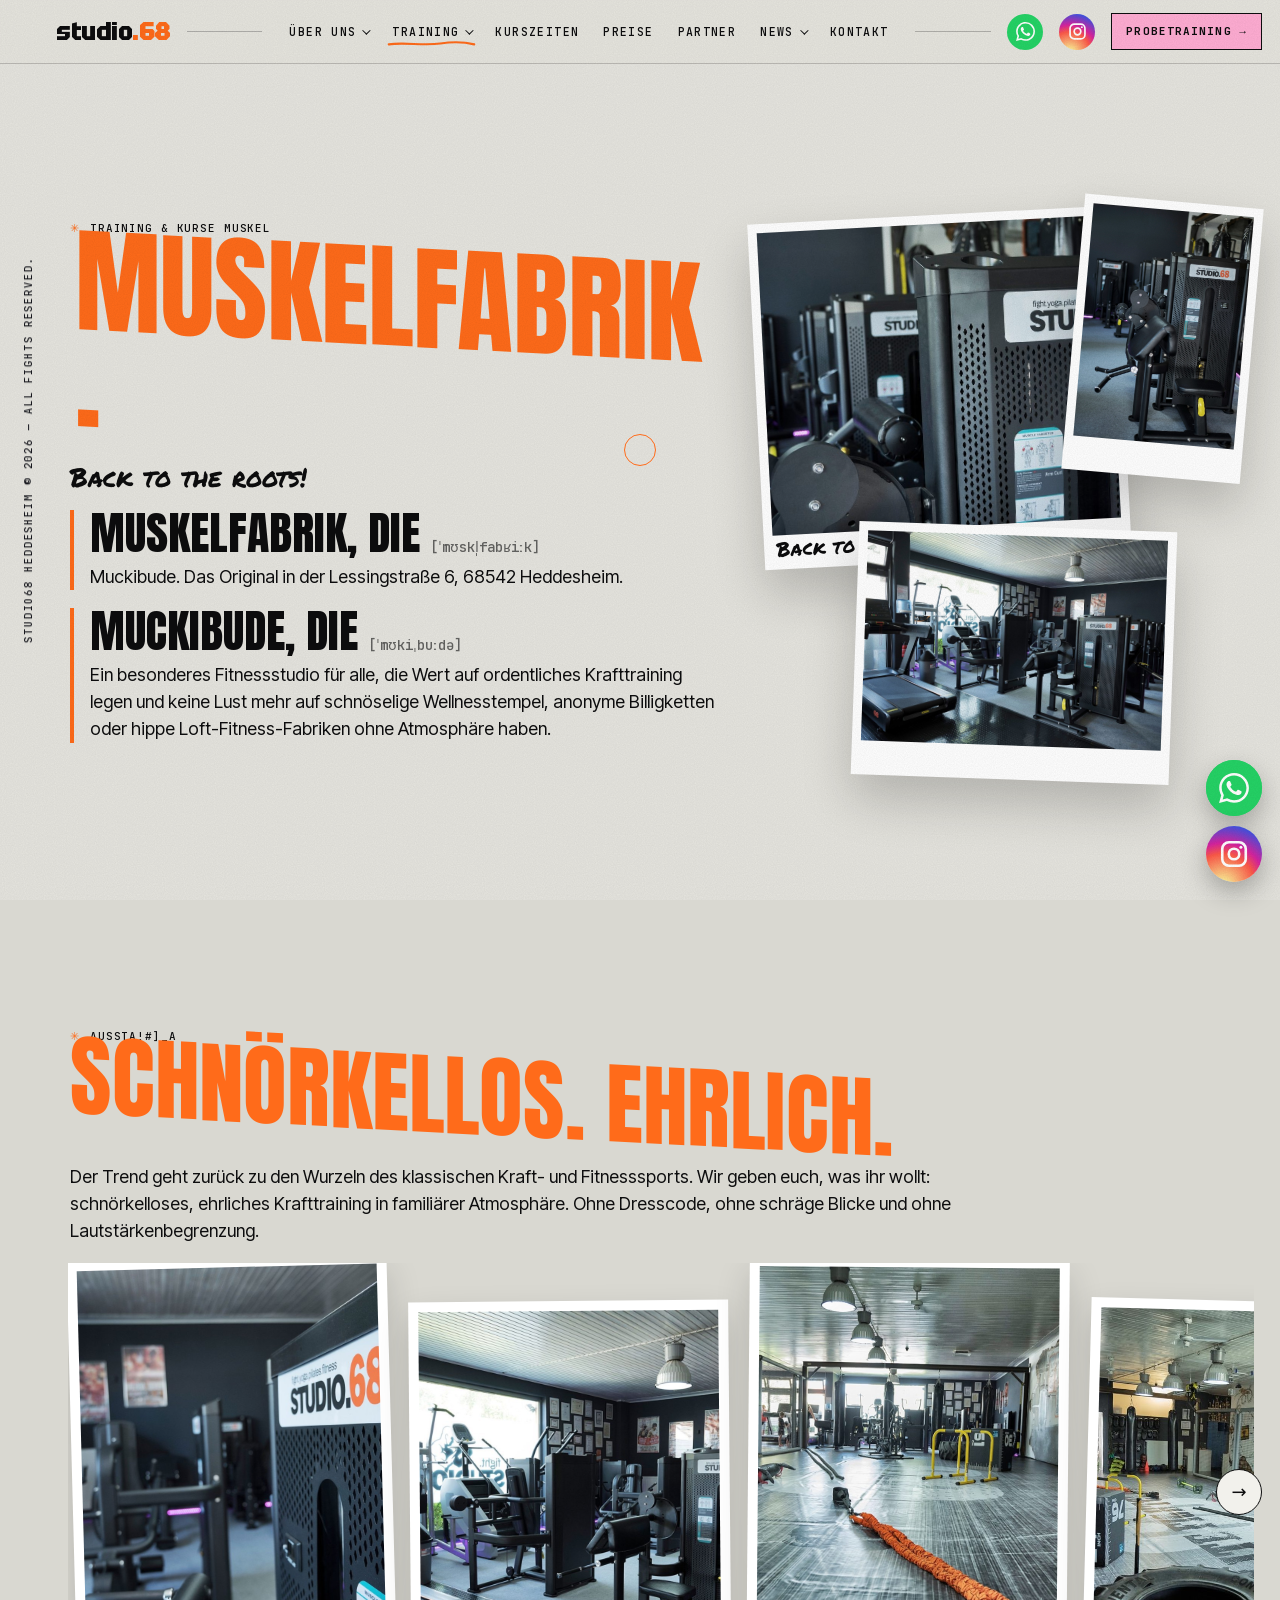
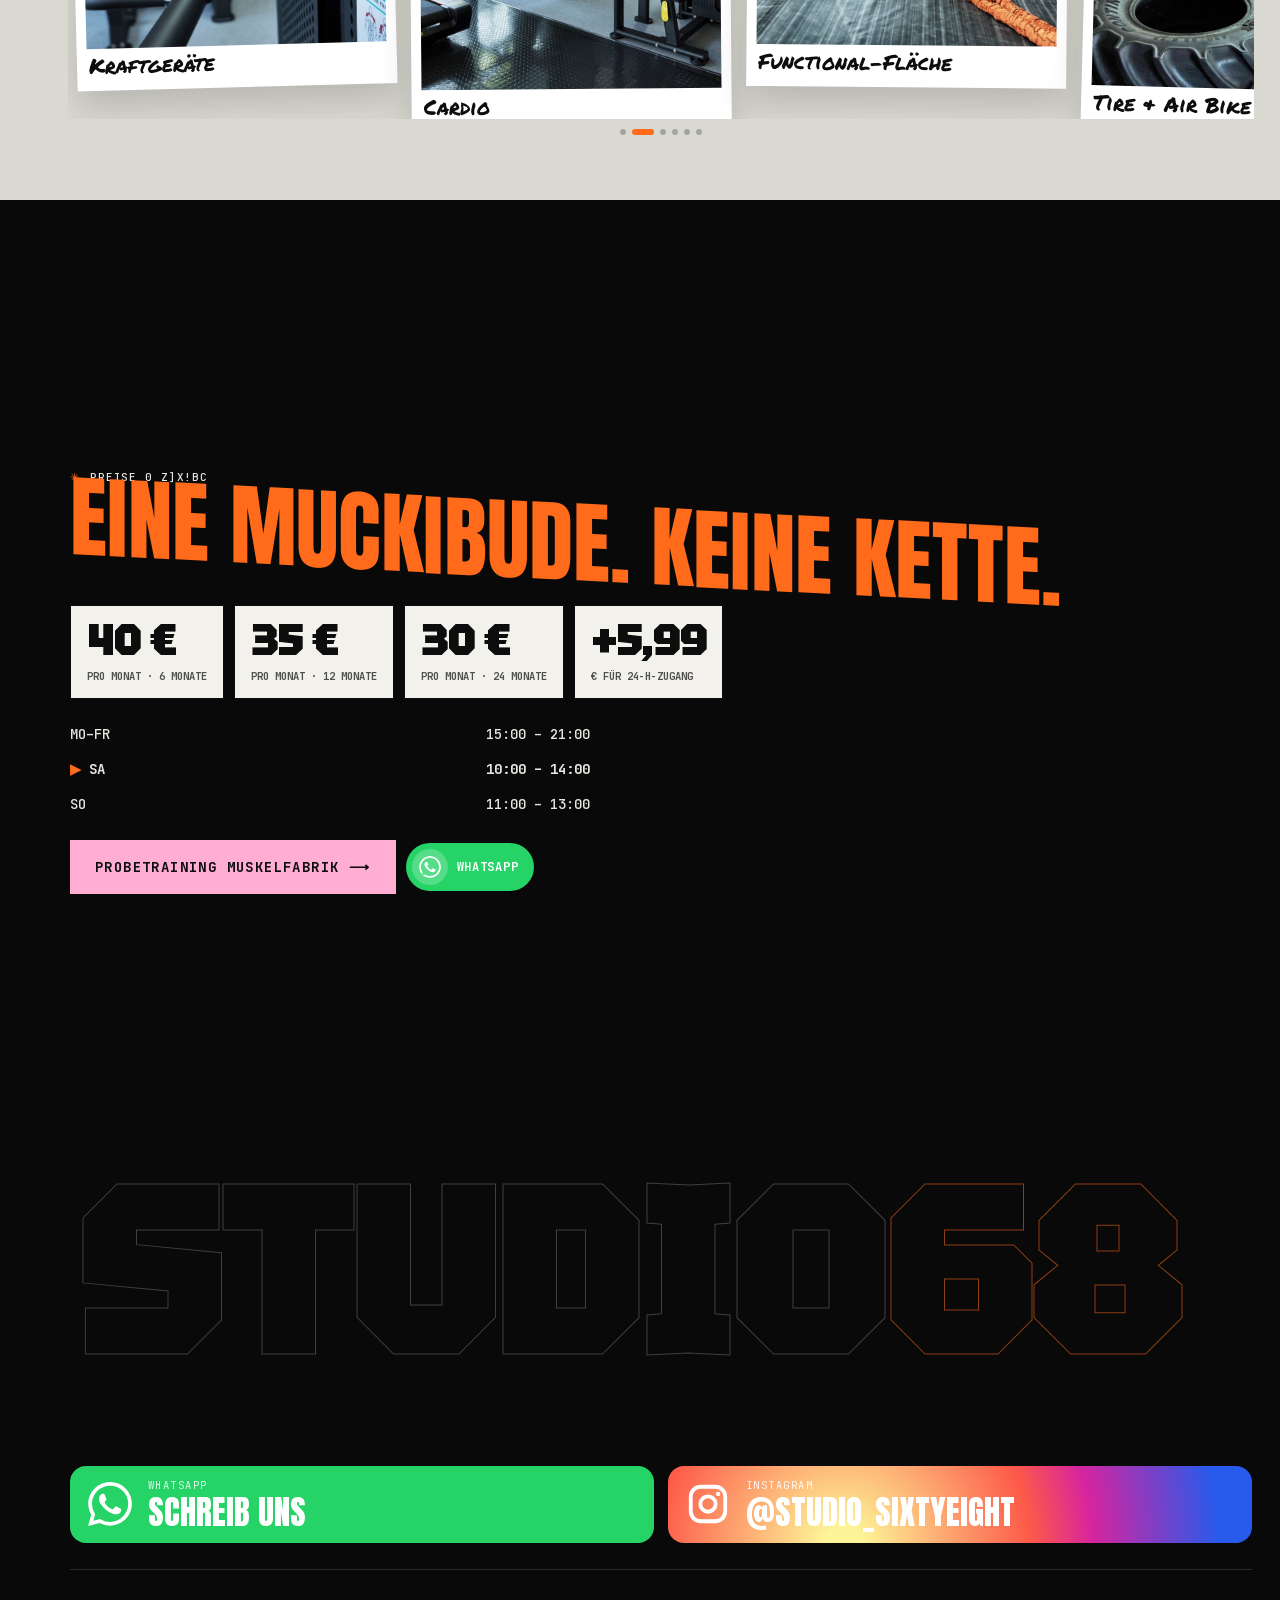
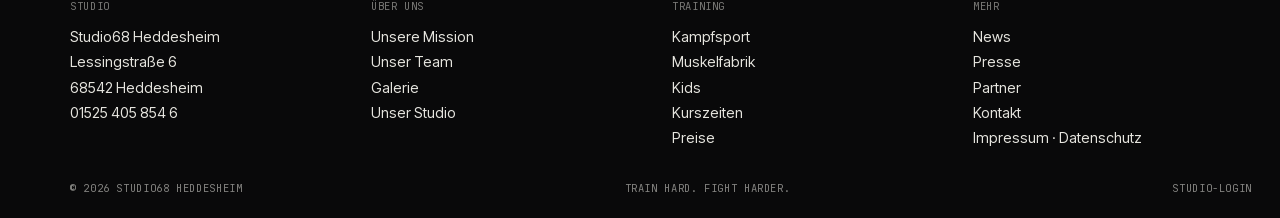
<file: muskelfabrik.html>
<!doctype html>
<html lang="de">
<head>
<meta charset="utf-8">
<meta name="robots" content="noindex, nofollow">
<meta name="viewport" content="width=device-width, initial-scale=1, viewport-fit=cover">
<title>Muskelfabrik – Kraft- & Fitnessraum · Studio68 Heddesheim</title>
<meta name="description" content="Die Muskelfabrik im Studio68 Heddesheim: ehrliches Krafttraining in familiärer Atmosphäre. Ohne Dresscode, ohne schräge Blicke. Ab 30 € im Monat.">
<link rel="canonical" href="https://studio68-heddesheim.de/muskelfabrik.html">
<meta property="og:title" content="Muskelfabrik – Kraft- & Fitnessraum · Studio68 Heddesheim">
<meta property="og:description" content="Die Muskelfabrik im Studio68 Heddesheim: ehrliches Krafttraining in familiärer Atmosphäre. Ohne Dresscode, ohne schräge Blicke. Ab 30 € im Monat.">
<meta property="og:image" content="https://studio68-heddesheim.de/assets/img/og.jpg">
<meta name="theme-color" content="#0b0b0c">
<link rel="icon" href="assets/img/favicon.svg" type="image/svg+xml">
<link rel="stylesheet" href="assets/fonts/fonts.css">
<link rel="stylesheet" href="assets/css/main.css">
<script type="importmap">{ "imports": { "three": "./vendor/three/build/three.module.min.js", "three/addons/": "./vendor/three/addons/" } }</script>
</head>
<body class="sub" data-page="muskelfabrik">
<main>

<section class="pg-hero paper scr" id="top">
  <div class="pg-l"><div class="mono sh-k"><span class="ast">✳</span> TRAINING & KURSE MUSKEL</div><h1 class="pg-h">MUSKEL&shy;FABRIK<span>.</span></h1><p class="hand" style="font-size:26px;margin:0">Back to the roots!</p><div class="dict" id="mfDict"></div></div>
  <div class="pg-r"><div class="stack" id="mfStack"></div></div>
</section>
<section class="paper-2 scr" id="ausstattung">
  <div class="mono sh-k"><span class="ast">✳</span> AUSSTATTUNG</div><h2 class="sh-h">SCHNÖRKELLOS. <span>EHRLICH.</span></h2><p class="pg-lede" id="mfText"></p>
  <div class="sw-wrap"><div class="gs-track sw-track" id="mfGal"></div></div>
</section>
<section class="night scr" id="mf-preis">
  <div class="mono sh-k"><span class="ast">✳</span> PREISE & ZEITEN</div><h2 class="sh-h">EINE MUCKIBUDE. <span>KEINE KETTE.</span></h2>
  <div class="mf-price" id="mfPrice" style="color:var(--ink)"></div>
  <table class="hours" id="mfHours" style="max-width:520px"></table>
  <div class="cb-btns"><a class="btn btn-pink btn-xl" href="./?d=muskelfabrik#probetraining">Probetraining Muskelfabrik <span class="arr">⟶</span></a><a class="soc-chip soc-wa js-wa" href="#" target="_blank" rel="noopener"><svg class="ico" viewBox="0 0 24 24" aria-hidden="true"><path fill="currentColor" d="M17.47 14.38c-.3-.15-1.76-.87-2.03-.97-.27-.1-.47-.15-.67.15-.2.3-.77.97-.94 1.16-.17.2-.35.22-.64.08-.3-.15-1.26-.46-2.39-1.48-.88-.79-1.48-1.76-1.65-2.06-.17-.3-.02-.46.13-.6.13-.14.3-.35.45-.52.15-.17.2-.3.3-.5.1-.2.05-.37-.03-.52-.07-.15-.67-1.61-.92-2.2-.24-.58-.49-.5-.67-.51h-.57c-.2 0-.52.07-.8.37-.27.3-1.04 1.02-1.04 2.48s1.07 2.88 1.21 3.07c.15.2 2.1 3.2 5.08 4.49.71.31 1.26.49 1.7.63.71.22 1.36.19 1.87.12.57-.09 1.76-.72 2-1.41.25-.7.25-1.29.18-1.41-.08-.13-.27-.2-.57-.35m-5.42 7.4h-.01a9.87 9.87 0 0 1-5.03-1.38l-.36-.21-3.74.98 1-3.65-.24-.37a9.86 9.86 0 0 1-1.51-5.26c0-5.45 4.44-9.88 9.89-9.88 2.64 0 5.12 1.03 6.99 2.9a9.83 9.83 0 0 1 2.89 6.99c0 5.45-4.44 9.88-9.88 9.88m8.41-18.3A11.82 11.82 0 0 0 12.05 0C5.5 0 .16 5.34.16 11.89c0 2.1.55 4.14 1.59 5.95L.06 24l6.3-1.65a11.88 11.88 0 0 0 5.68 1.45h.01c6.55 0 11.89-5.34 11.89-11.89 0-3.18-1.24-6.17-3.48-8.41z"/></svg><span>WhatsApp</span></a></div>
</section>
</main>
<noscript><p style="padding:2rem">Bitte JavaScript aktivieren. Telefon: 01525 405 854 6 · info@studio68-heddesheim.de</p></noscript>
<script type="module" src="assets/js/pages.js"></script>
</body>
</html>
</file>
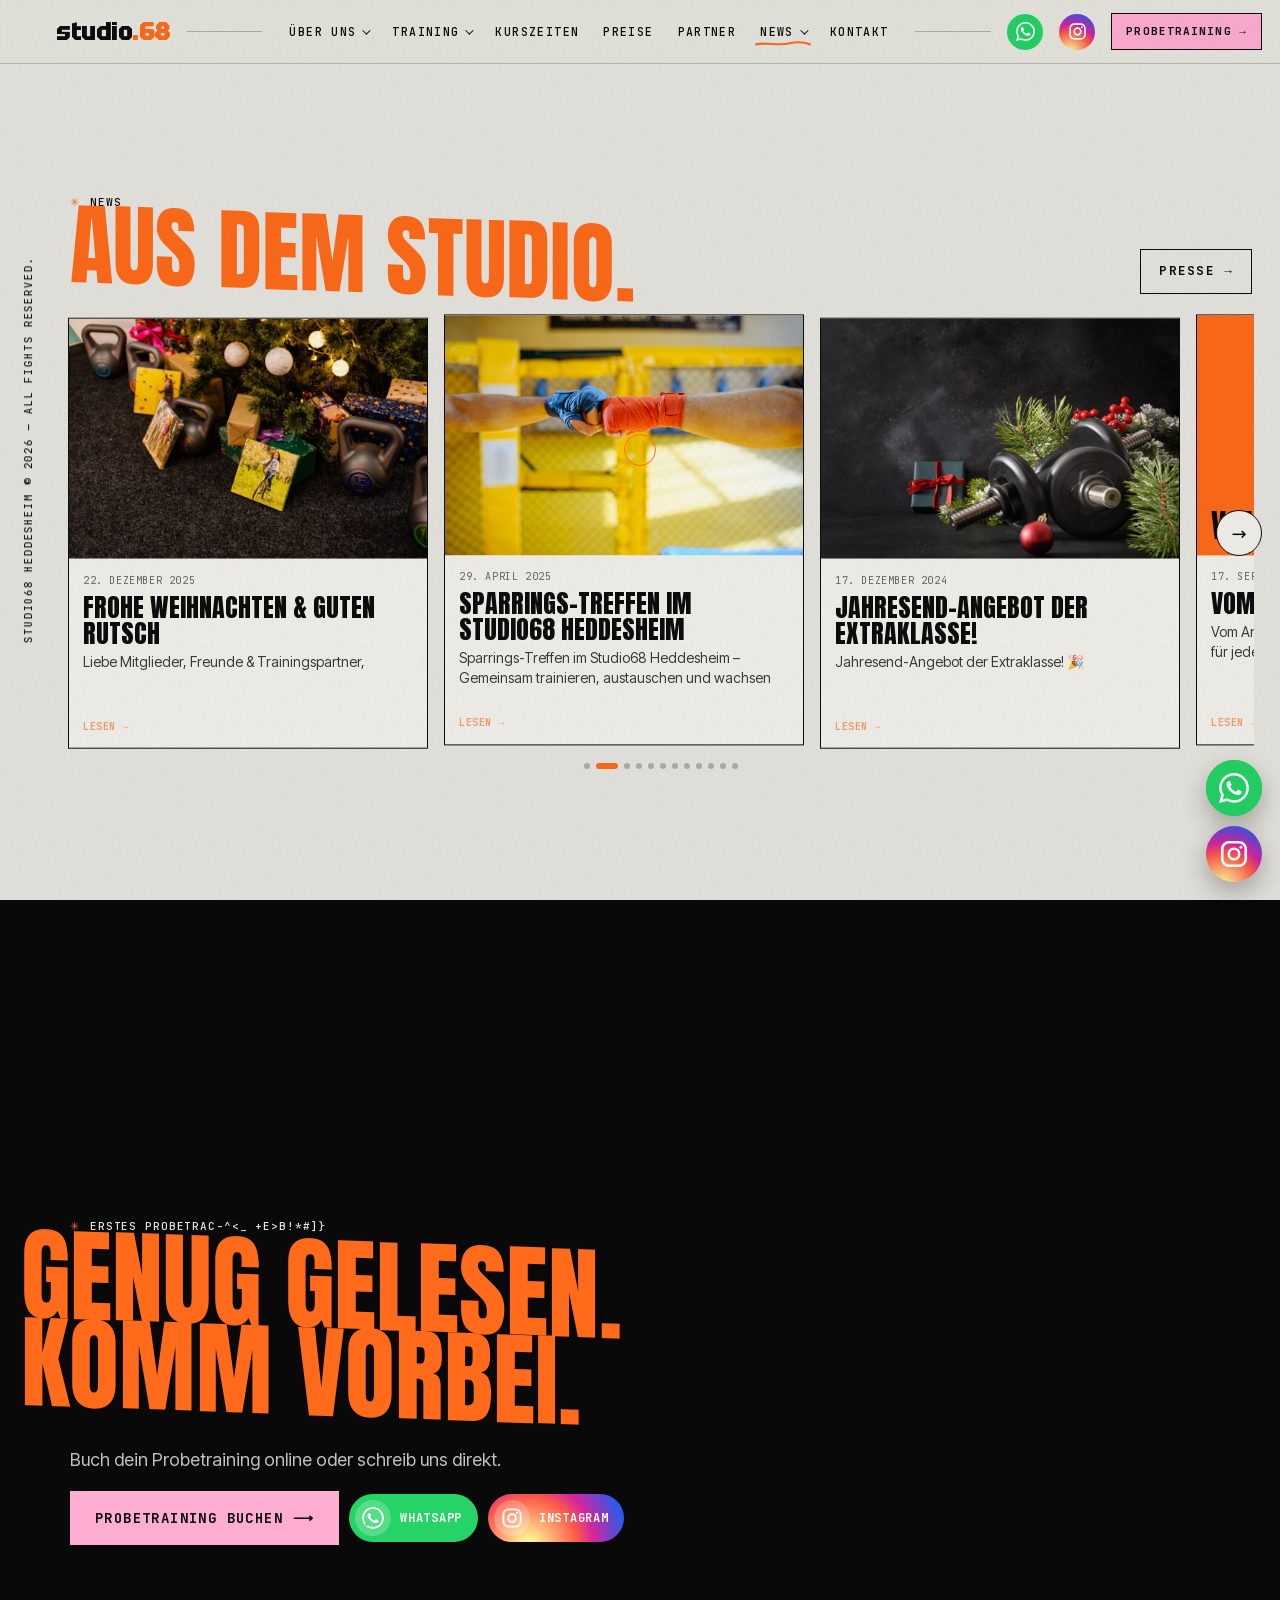
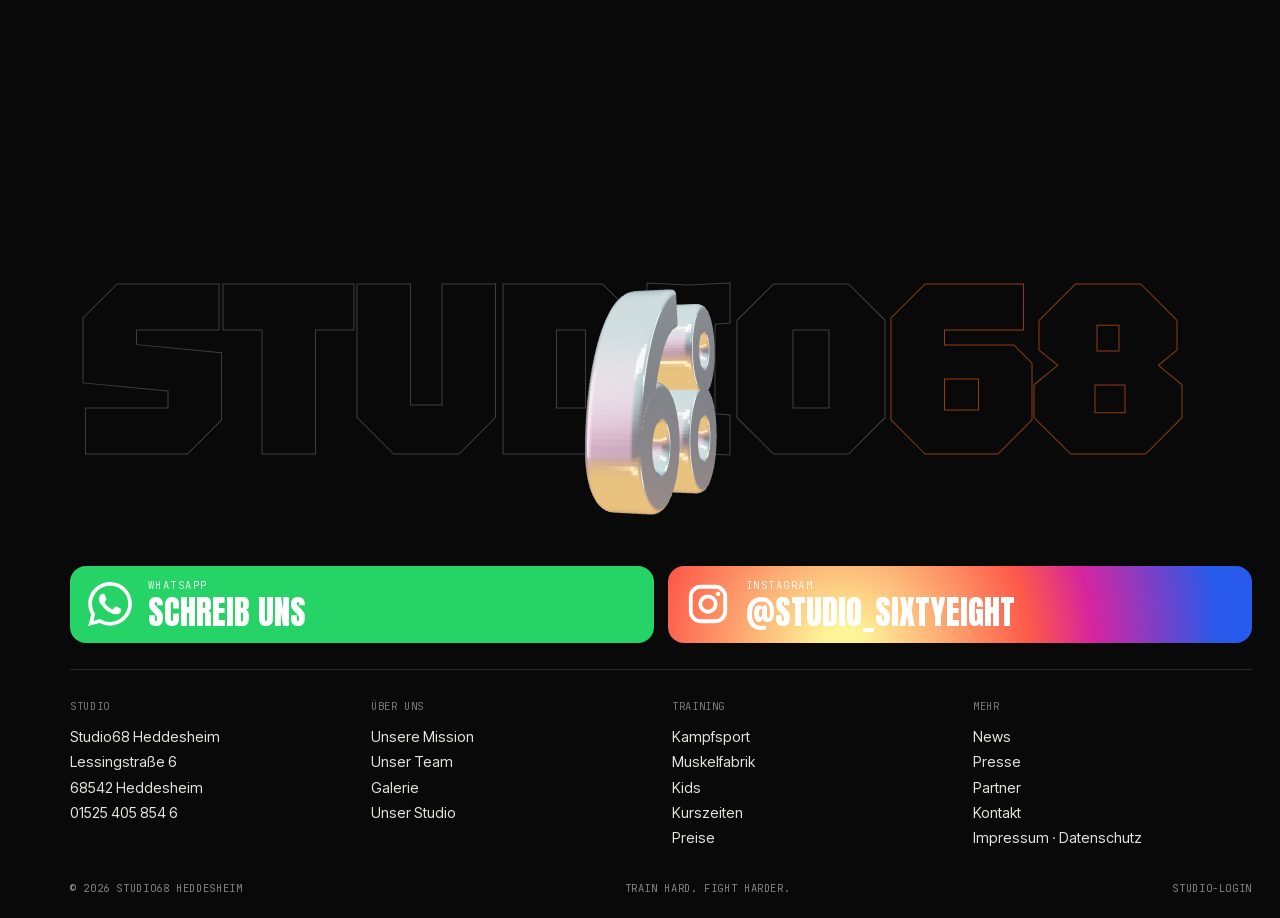
<file: news.html>
<!doctype html>
<html lang="de">
<head>
<meta charset="utf-8">
<meta name="robots" content="noindex, nofollow">
<meta name="viewport" content="width=device-width, initial-scale=1, viewport-fit=cover">
<title>News – Neuigkeiten aus dem Studio68 Heddesheim</title>
<meta name="description" content="Neuigkeiten aus dem Studio68 Heddesheim: Events, Sparrings-Treffen, Angebote und Erfolge.">
<link rel="canonical" href="https://studio68-heddesheim.de/news.html">
<meta property="og:title" content="News – Neuigkeiten aus dem Studio68 Heddesheim">
<meta property="og:description" content="Neuigkeiten aus dem Studio68 Heddesheim: Events, Sparrings-Treffen, Angebote und Erfolge.">
<meta property="og:image" content="https://studio68-heddesheim.de/assets/img/og.jpg">
<meta name="theme-color" content="#0b0b0c">
<link rel="icon" href="assets/img/favicon.svg" type="image/svg+xml">
<link rel="stylesheet" href="assets/fonts/fonts.css">
<link rel="stylesheet" href="assets/css/main.css">
<script type="importmap">{ "imports": { "three": "./vendor/three/build/three.module.min.js", "three/addons/": "./vendor/three/addons/" } }</script>
</head>
<body class="sub" data-page="news">
<main>

<section class="paper scr" id="news">
  <div class="gal-top"><div><div class="mono sh-k"><span class="ast">✳</span> NEWS</div><h1 class="sh-h">AUS DEM <span>STUDIO.</span></h1></div><a class="btn btn-line" href="presse.html">Presse →</a></div>
  <div class="sw-wrap"><div class="news-track sw-track" id="newsTrack"></div></div>
</section>
<section class="cta-band night scr" id="ctaBand"></section>
</main>
<noscript><p style="padding:2rem">Bitte JavaScript aktivieren. Telefon: 01525 405 854 6 · info@studio68-heddesheim.de</p></noscript>
<script type="module" src="assets/js/pages.js"></script>
</body>
</html>
</file>
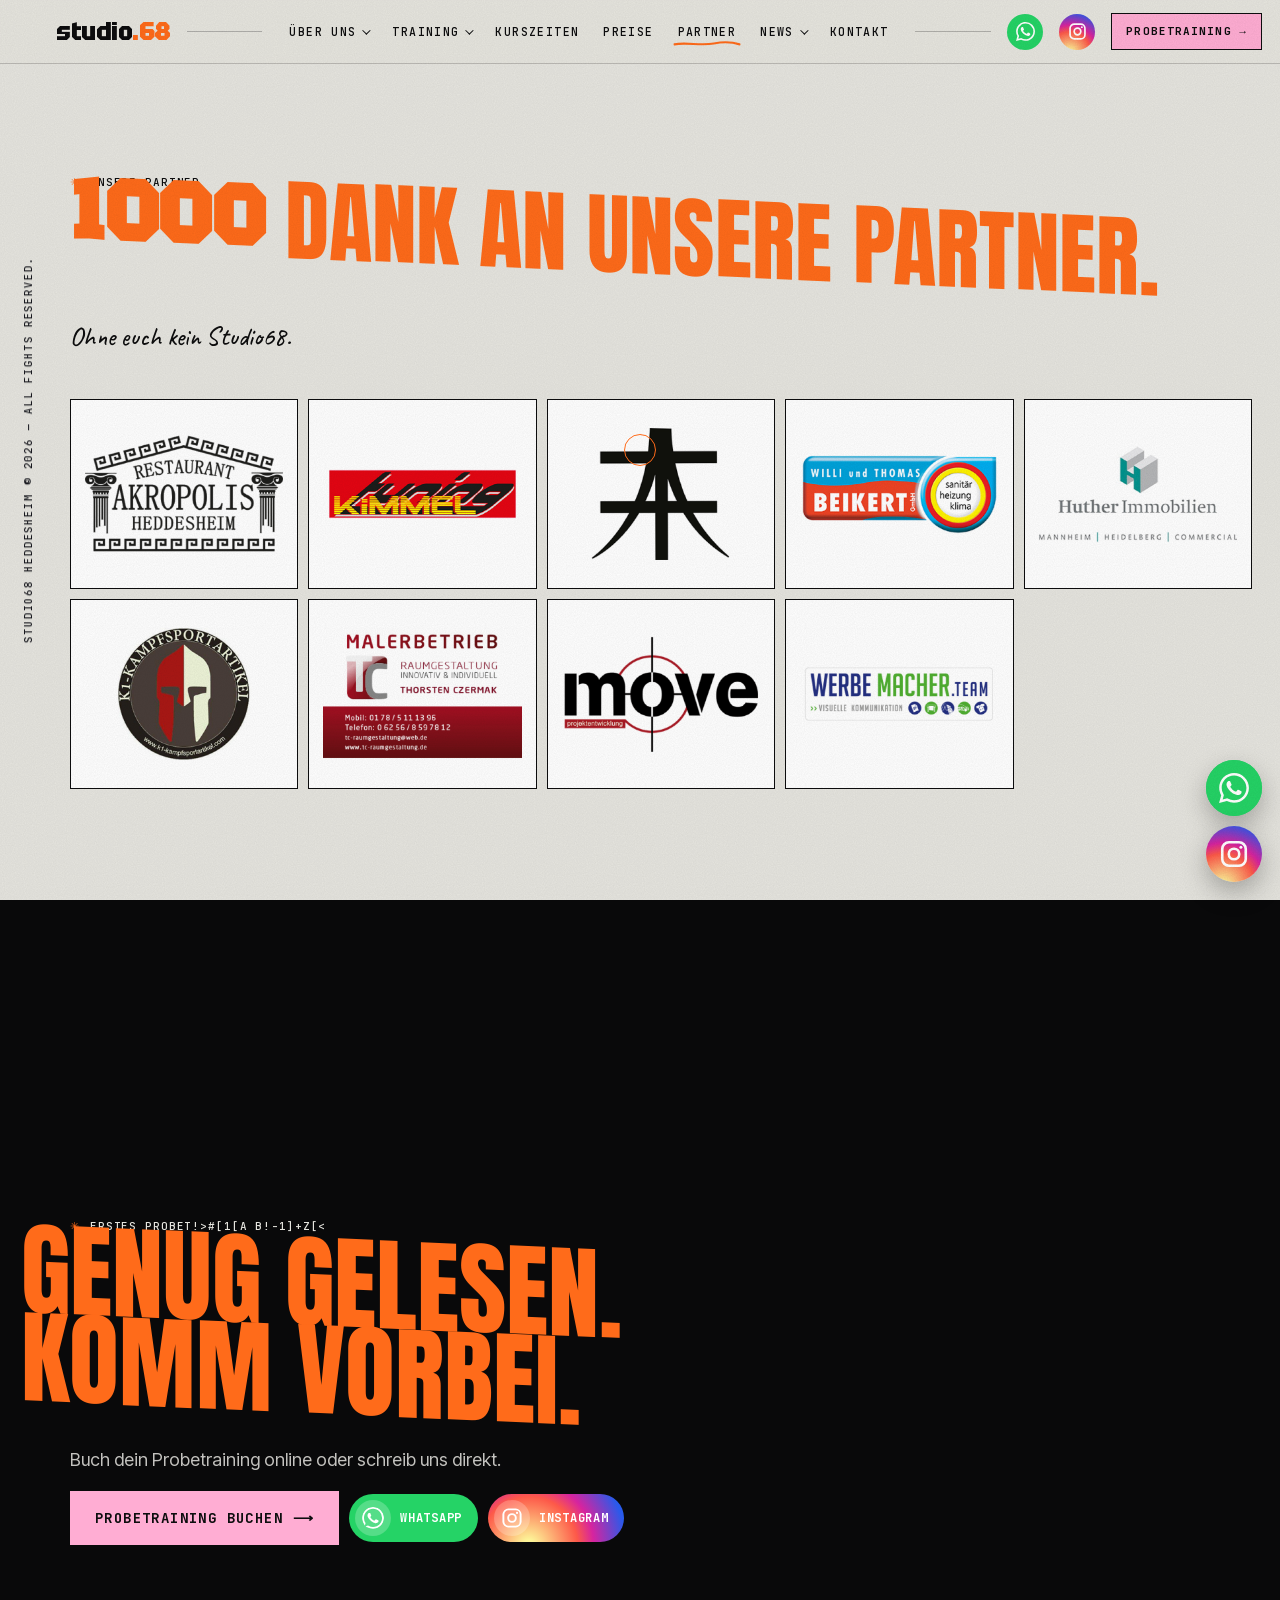
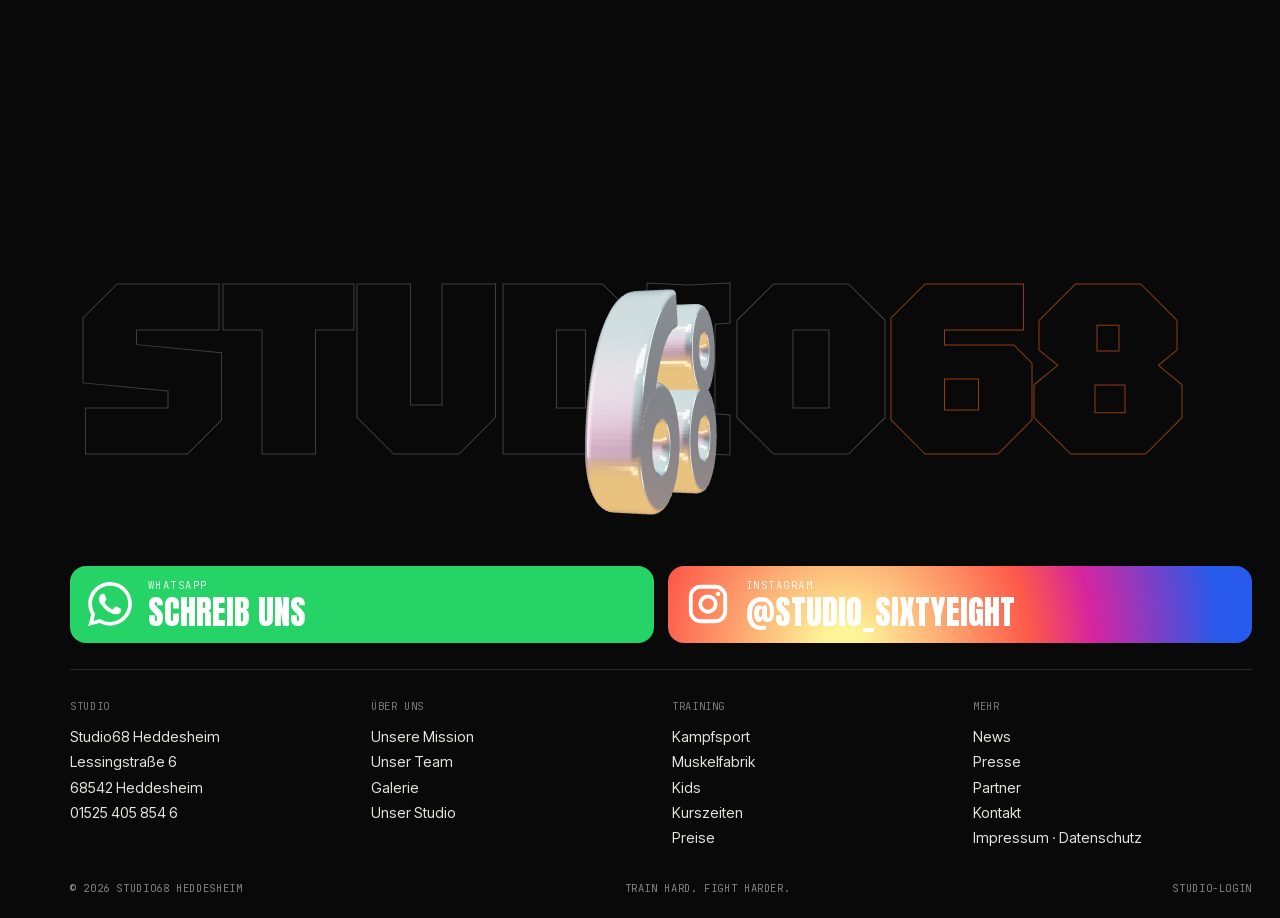
<file: partner.html>
<!doctype html>
<html lang="de">
<head>
<meta charset="utf-8">
<meta name="robots" content="noindex, nofollow">
<meta name="viewport" content="width=device-width, initial-scale=1, viewport-fit=cover">
<title>Unsere Partner · Studio68 Heddesheim</title>
<meta name="description" content="Danke an unsere Partner aus Heddesheim und der Region.">
<link rel="canonical" href="https://studio68-heddesheim.de/partner.html">
<meta property="og:title" content="Unsere Partner · Studio68 Heddesheim">
<meta property="og:description" content="Danke an unsere Partner aus Heddesheim und der Region.">
<meta property="og:image" content="https://studio68-heddesheim.de/assets/img/og.jpg">
<meta name="theme-color" content="#0b0b0c">
<link rel="icon" href="assets/img/favicon.svg" type="image/svg+xml">
<link rel="stylesheet" href="assets/fonts/fonts.css">
<link rel="stylesheet" href="assets/css/main.css">
<script type="importmap">{ "imports": { "three": "./vendor/three/build/three.module.min.js", "three/addons/": "./vendor/three/addons/" } }</script>
</head>
<body class="sub" data-page="partner">
<main>

<section class="paper scr" id="partner">
  <div class="gal-top"><div><div class="mono sh-k"><span class="ast">✳</span> UNSERE PARTNER</div><h1 class="sh-h"><span class="partner-big">1000</span> DANK AN UNSERE PARTNER.</h1></div><p class="hand gal-maybe">Ohne euch kein Studio68.</p></div>
  <div class="partner-grid" id="partnerGrid"></div>
</section>
<section class="cta-band night scr" id="ctaBand"></section>
</main>
<noscript><p style="padding:2rem">Bitte JavaScript aktivieren. Telefon: 01525 405 854 6 · info@studio68-heddesheim.de</p></noscript>
<script type="module" src="assets/js/pages.js"></script>
</body>
</html>
</file>
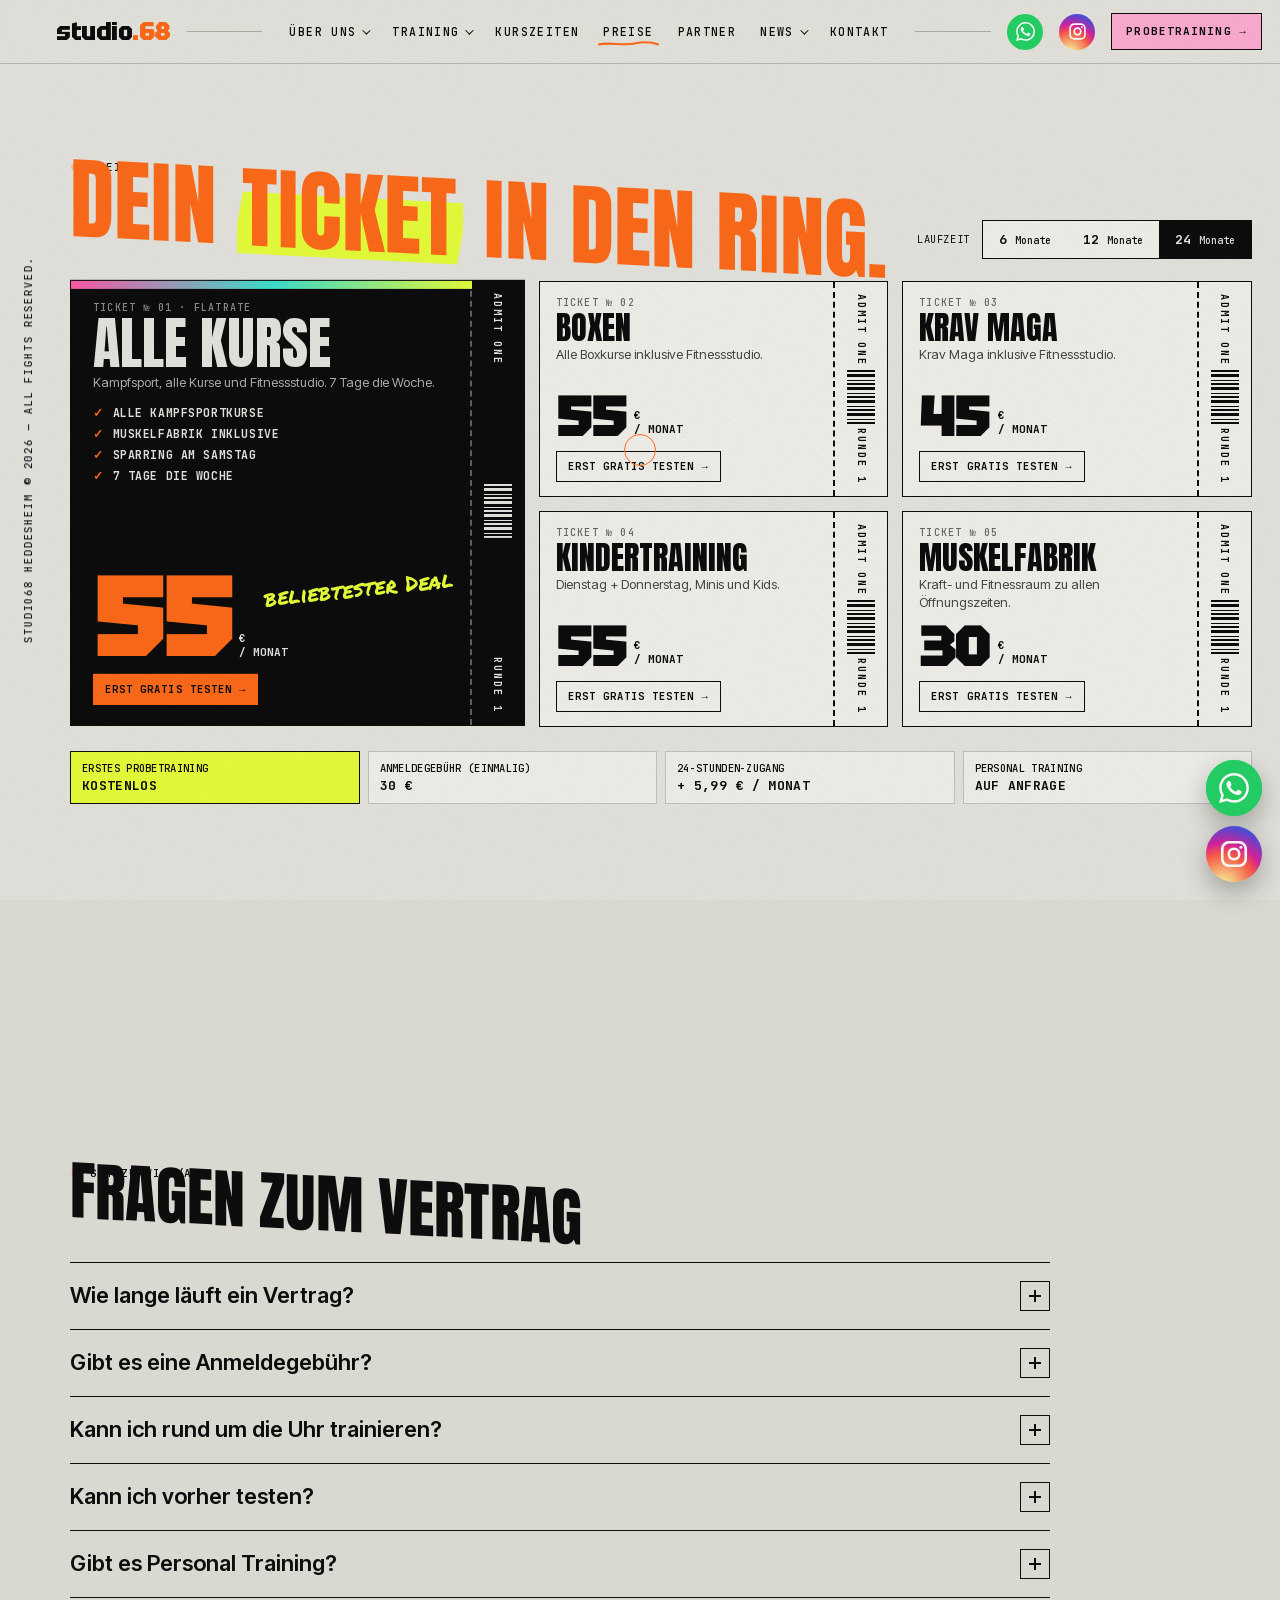
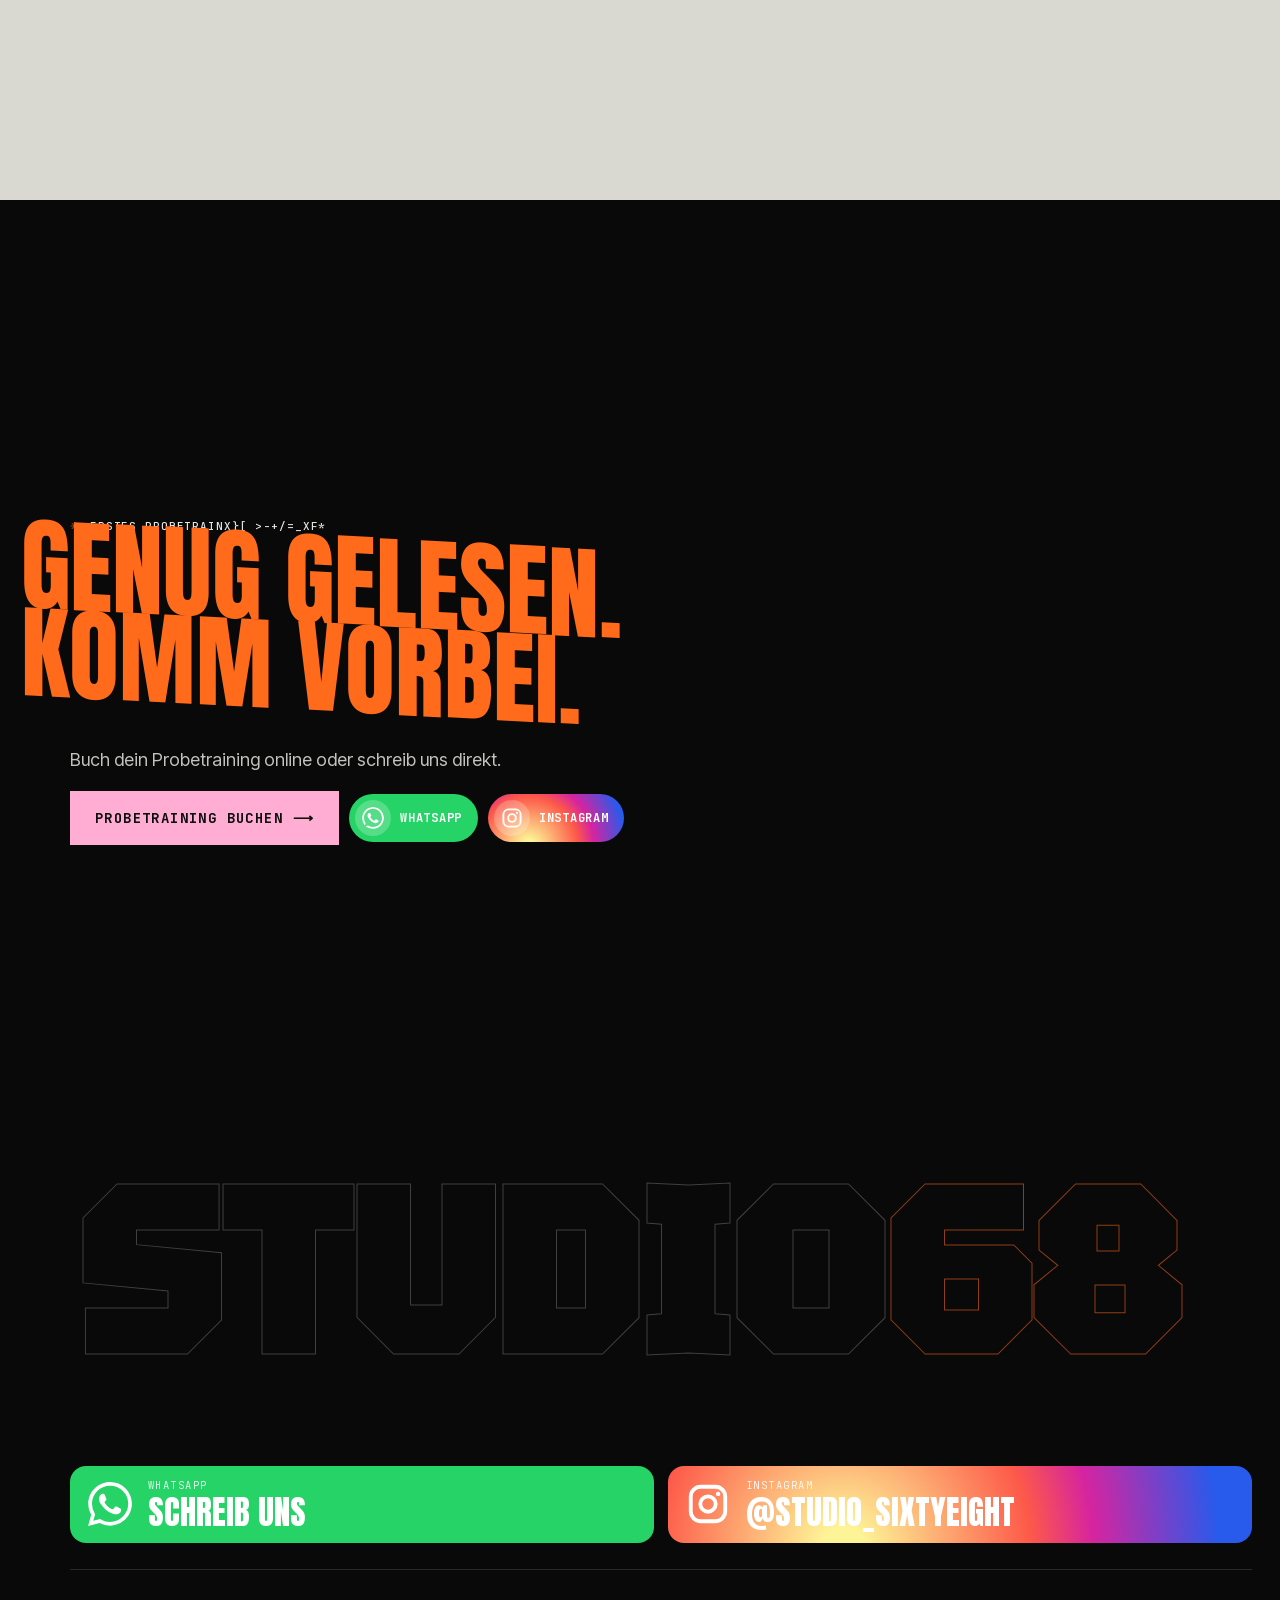
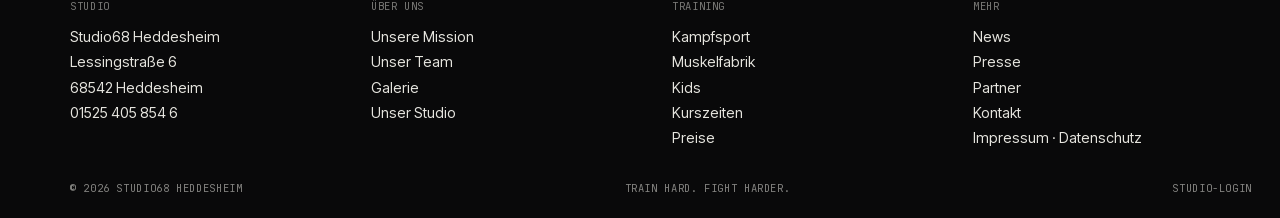
<file: preise.html>
<!doctype html>
<html lang="de">
<head>
<meta charset="utf-8">
<meta name="robots" content="noindex, nofollow">
<meta name="viewport" content="width=device-width, initial-scale=1, viewport-fit=cover">
<title>Preise – Alle Kurse ab 55 € · Studio68 Heddesheim</title>
<meta name="description" content="Preise im Studio68 Heddesheim: Alle Kurse ab 55 €/Monat, Boxen, Krav Maga, Kindertraining und Muskelfabrik. Erstes Probetraining kostenlos.">
<link rel="canonical" href="https://studio68-heddesheim.de/preise.html">
<meta property="og:title" content="Preise – Alle Kurse ab 55 € · Studio68 Heddesheim">
<meta property="og:description" content="Preise im Studio68 Heddesheim: Alle Kurse ab 55 €/Monat, Boxen, Krav Maga, Kindertraining und Muskelfabrik. Erstes Probetraining kostenlos.">
<meta property="og:image" content="https://studio68-heddesheim.de/assets/img/og.jpg">
<meta name="theme-color" content="#0b0b0c">
<link rel="icon" href="assets/img/favicon.svg" type="image/svg+xml">
<link rel="stylesheet" href="assets/fonts/fonts.css">
<link rel="stylesheet" href="assets/css/main.css">
<script type="importmap">{ "imports": { "three": "./vendor/three/build/three.module.min.js", "three/addons/": "./vendor/three/addons/" } }</script>
</head>
<body class="sub" data-page="preise">
<main>

<section class="prices paper scr" id="preise">
  <div class="prices-head"><div><div class="mono sh-k"><span class="ast">✳</span> PREISE</div><h1 class="sh-h">DEIN <span class="mark-hi">TICKET</span> IN DEN RING.</h1></div><div class="dur"><span class="dur-k mono">LAUFZEIT</span><div class="dur-sw"><i class="dur-ind"></i></div></div></div>
  <div class="sw-wrap"><div class="tickets sw-track"></div></div>
  <ul class="extras"></ul>
</section>
<section class="faq-sec paper-2 scr" id="faq"><div class="faq"><div class="mono sh-k"><span class="ast">✳</span> GUT ZU WISSEN</div><h2 class="faq-h">Fragen zum Vertrag</h2><div id="faqList"></div></div></section>
<section class="cta-band night scr" id="ctaBand"></section>
</main>
<noscript><p style="padding:2rem">Bitte JavaScript aktivieren. Telefon: 01525 405 854 6 · info@studio68-heddesheim.de</p></noscript>
<script type="module" src="assets/js/pages.js"></script>
</body>
</html>
</file>
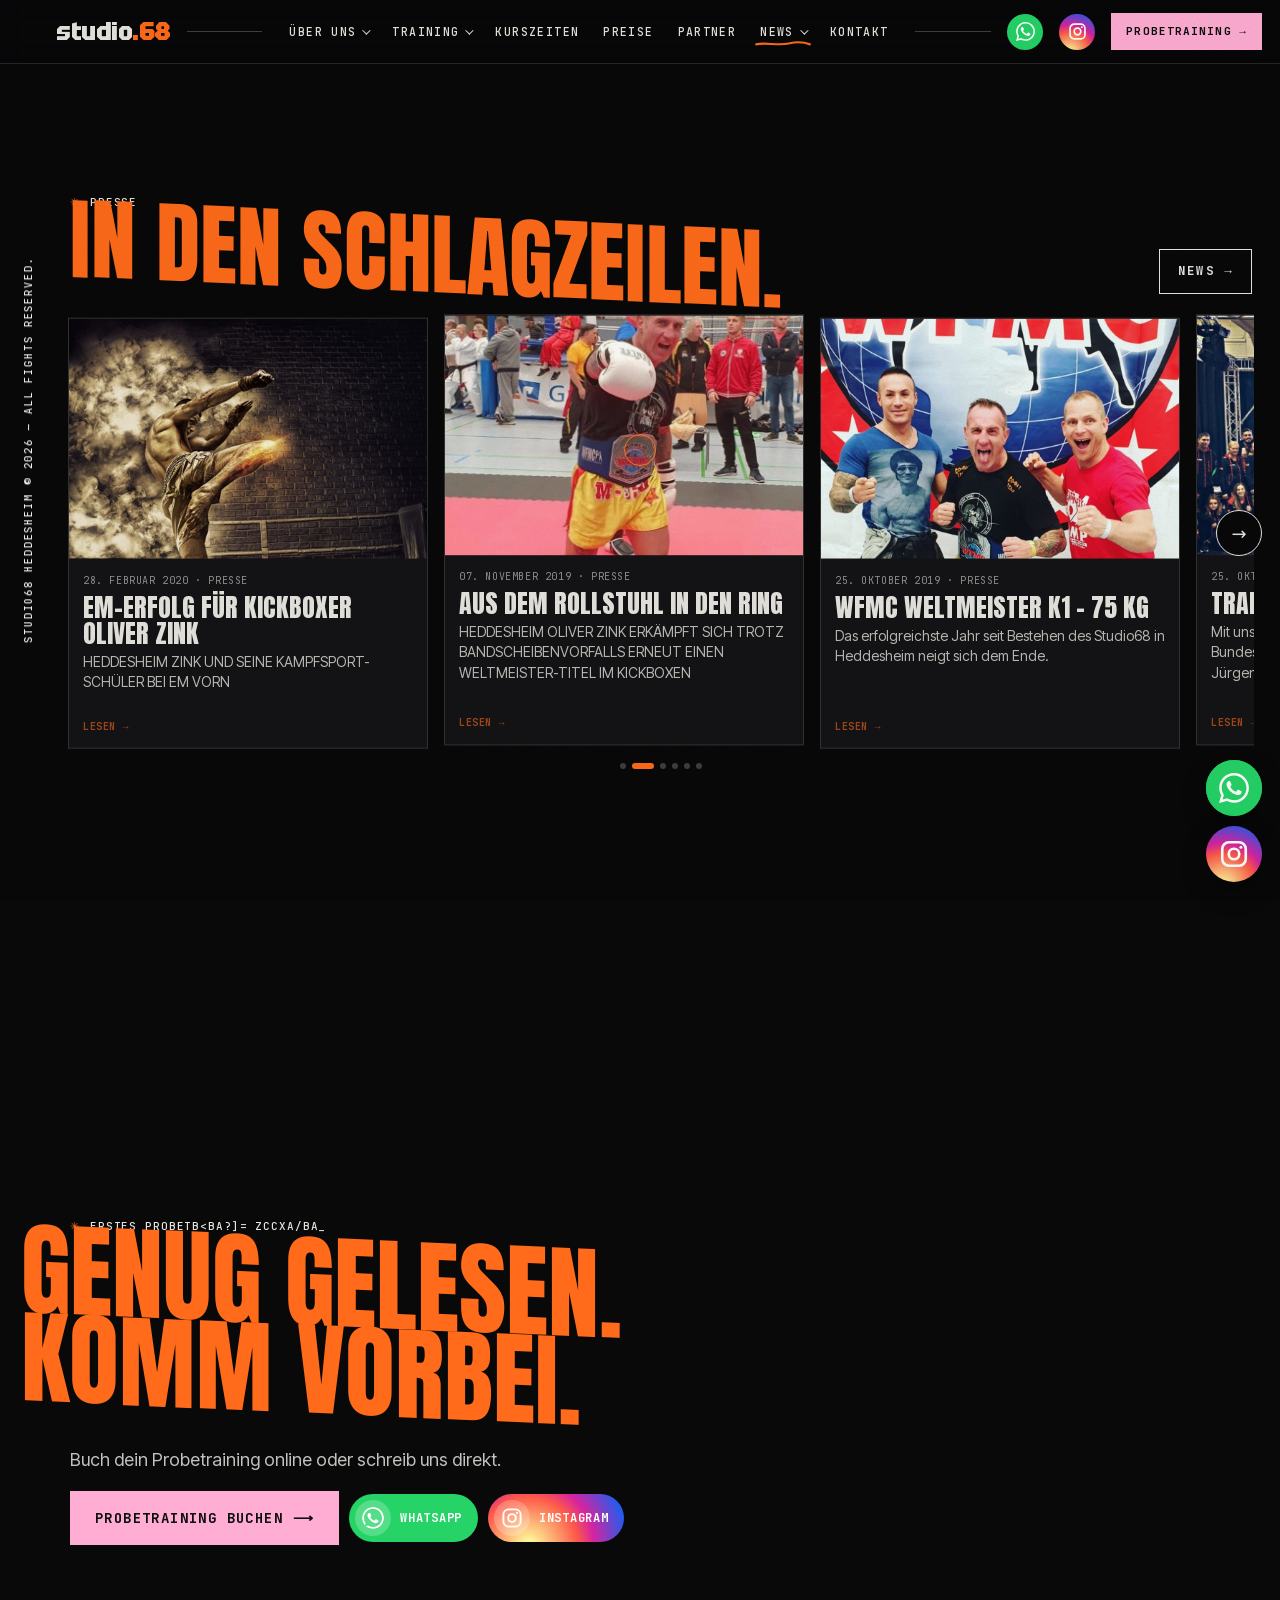
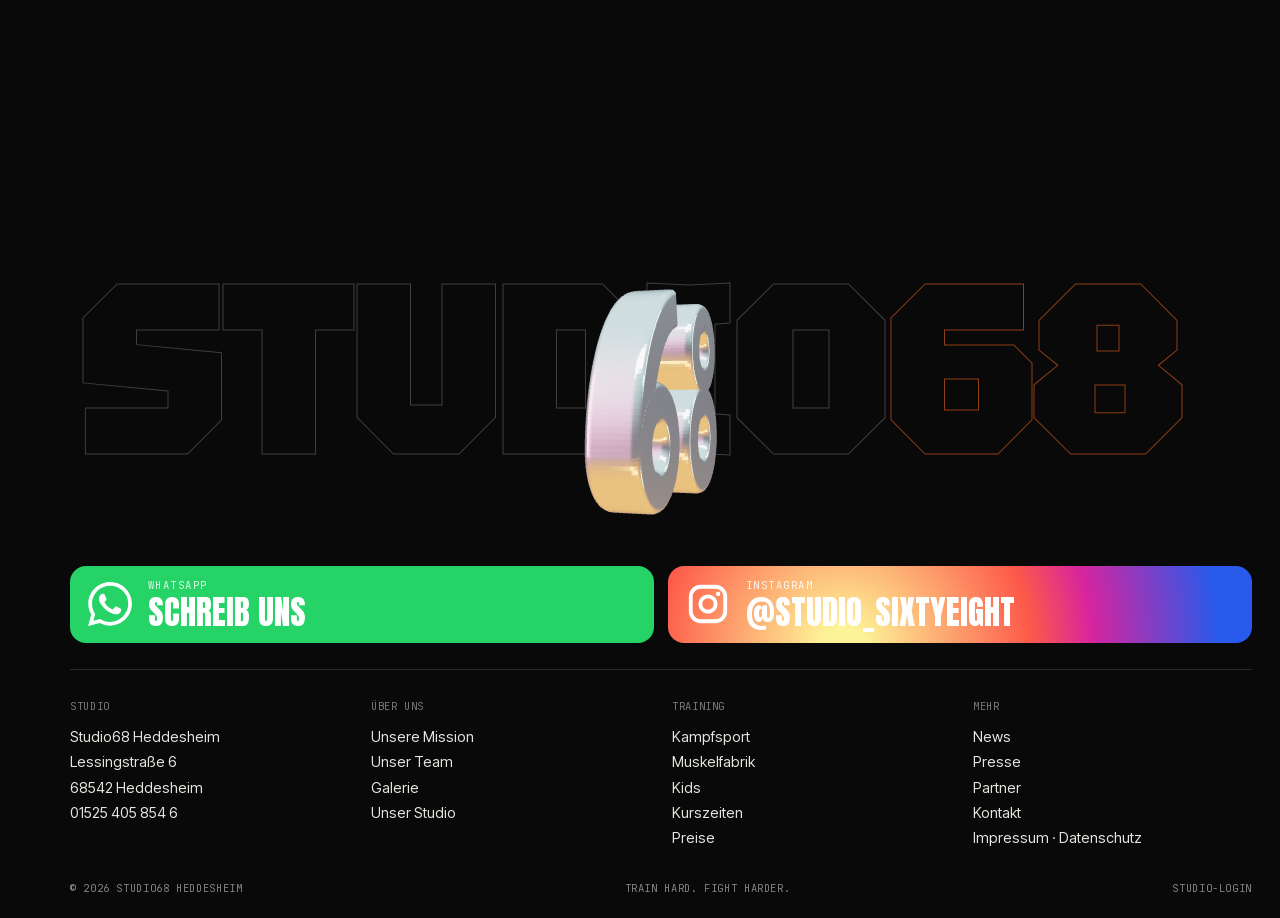
<file: presse.html>
<!doctype html>
<html lang="de">
<head>
<meta charset="utf-8">
<meta name="robots" content="noindex, nofollow">
<meta name="viewport" content="width=device-width, initial-scale=1, viewport-fit=cover">
<title>Presse – Studio68 Heddesheim in den Medien</title>
<meta name="description" content="Das Studio68 in der Presse: Oliver Zink holt WM- und EM-Titel im Kickboxen und K1, Berichte aus Mannheimer Morgen und Weinheimer Nachrichten.">
<link rel="canonical" href="https://studio68-heddesheim.de/presse.html">
<meta property="og:title" content="Presse – Studio68 Heddesheim in den Medien">
<meta property="og:description" content="Das Studio68 in der Presse: Oliver Zink holt WM- und EM-Titel im Kickboxen und K1, Berichte aus Mannheimer Morgen und Weinheimer Nachrichten.">
<meta property="og:image" content="https://studio68-heddesheim.de/assets/img/og.jpg">
<meta name="theme-color" content="#0b0b0c">
<link rel="icon" href="assets/img/favicon.svg" type="image/svg+xml">
<link rel="stylesheet" href="assets/fonts/fonts.css">
<link rel="stylesheet" href="assets/css/main.css">
<script type="importmap">{ "imports": { "three": "./vendor/three/build/three.module.min.js", "three/addons/": "./vendor/three/addons/" } }</script>
</head>
<body class="sub" data-page="presse">
<main>

<section class="night scr" id="presse">
  <div class="gal-top"><div><div class="mono sh-k"><span class="ast">✳</span> PRESSE</div><h1 class="sh-h">IN DEN <span>SCHLAGZEILEN.</span></h1></div><a class="btn btn-line" href="news.html">News →</a></div>
  <div class="sw-wrap"><div class="press-grid news-track sw-track" id="pressGrid"></div></div>
</section>
<section class="cta-band night scr" id="ctaBand"></section>
</main>
<noscript><p style="padding:2rem">Bitte JavaScript aktivieren. Telefon: 01525 405 854 6 · info@studio68-heddesheim.de</p></noscript>
<script type="module" src="assets/js/pages.js"></script>
</body>
</html>
</file>
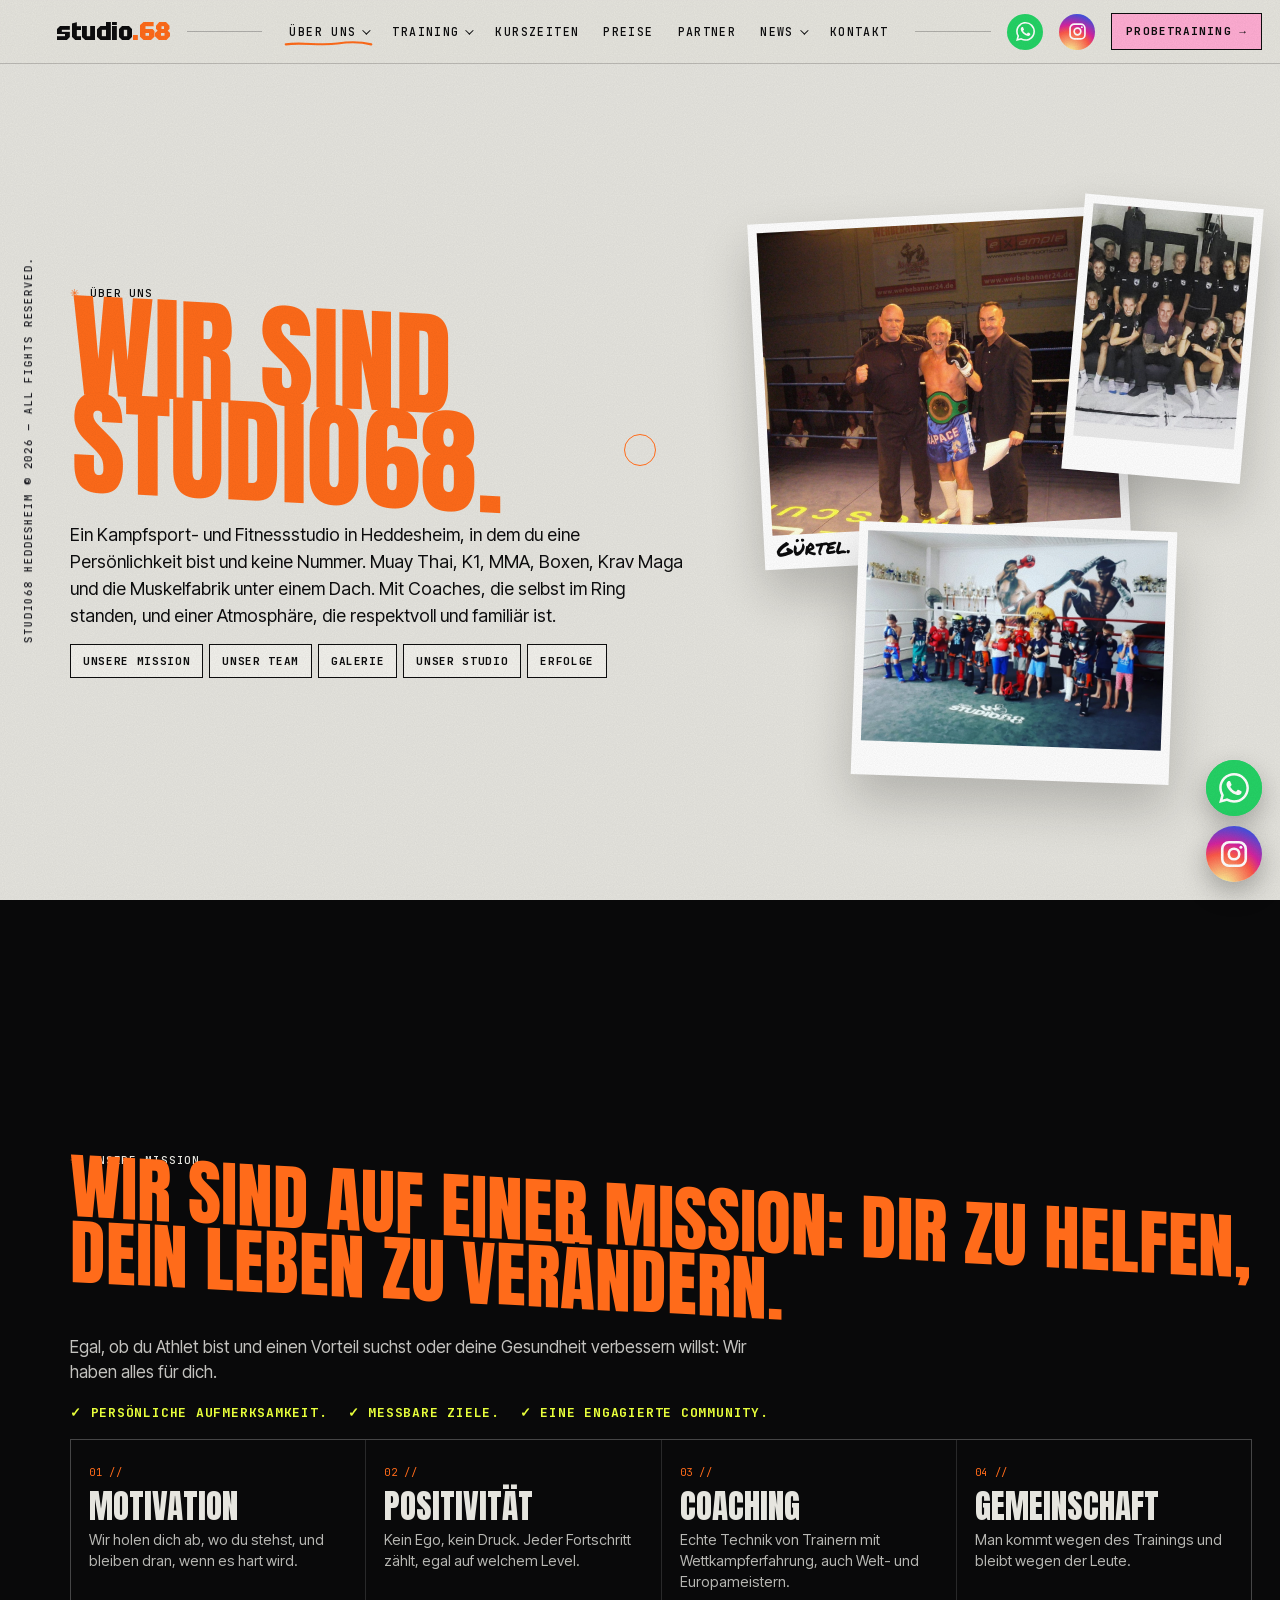
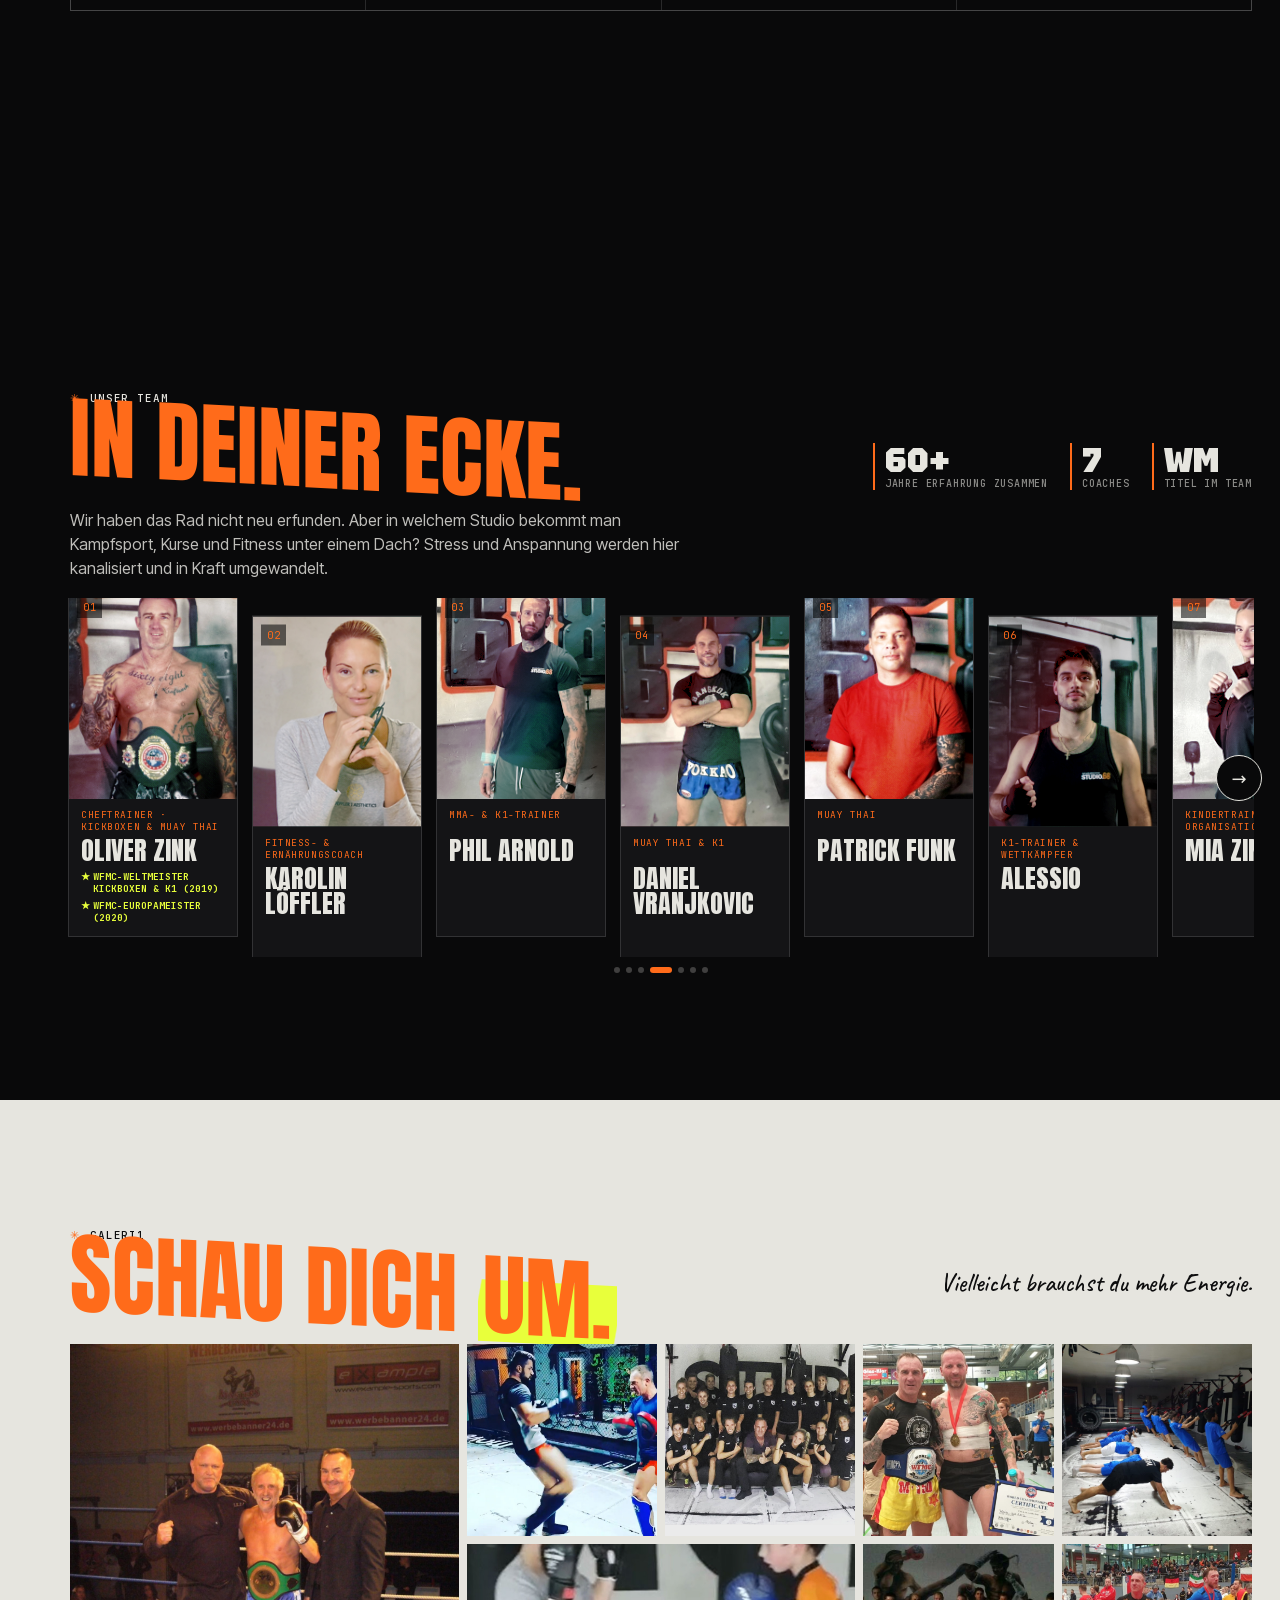
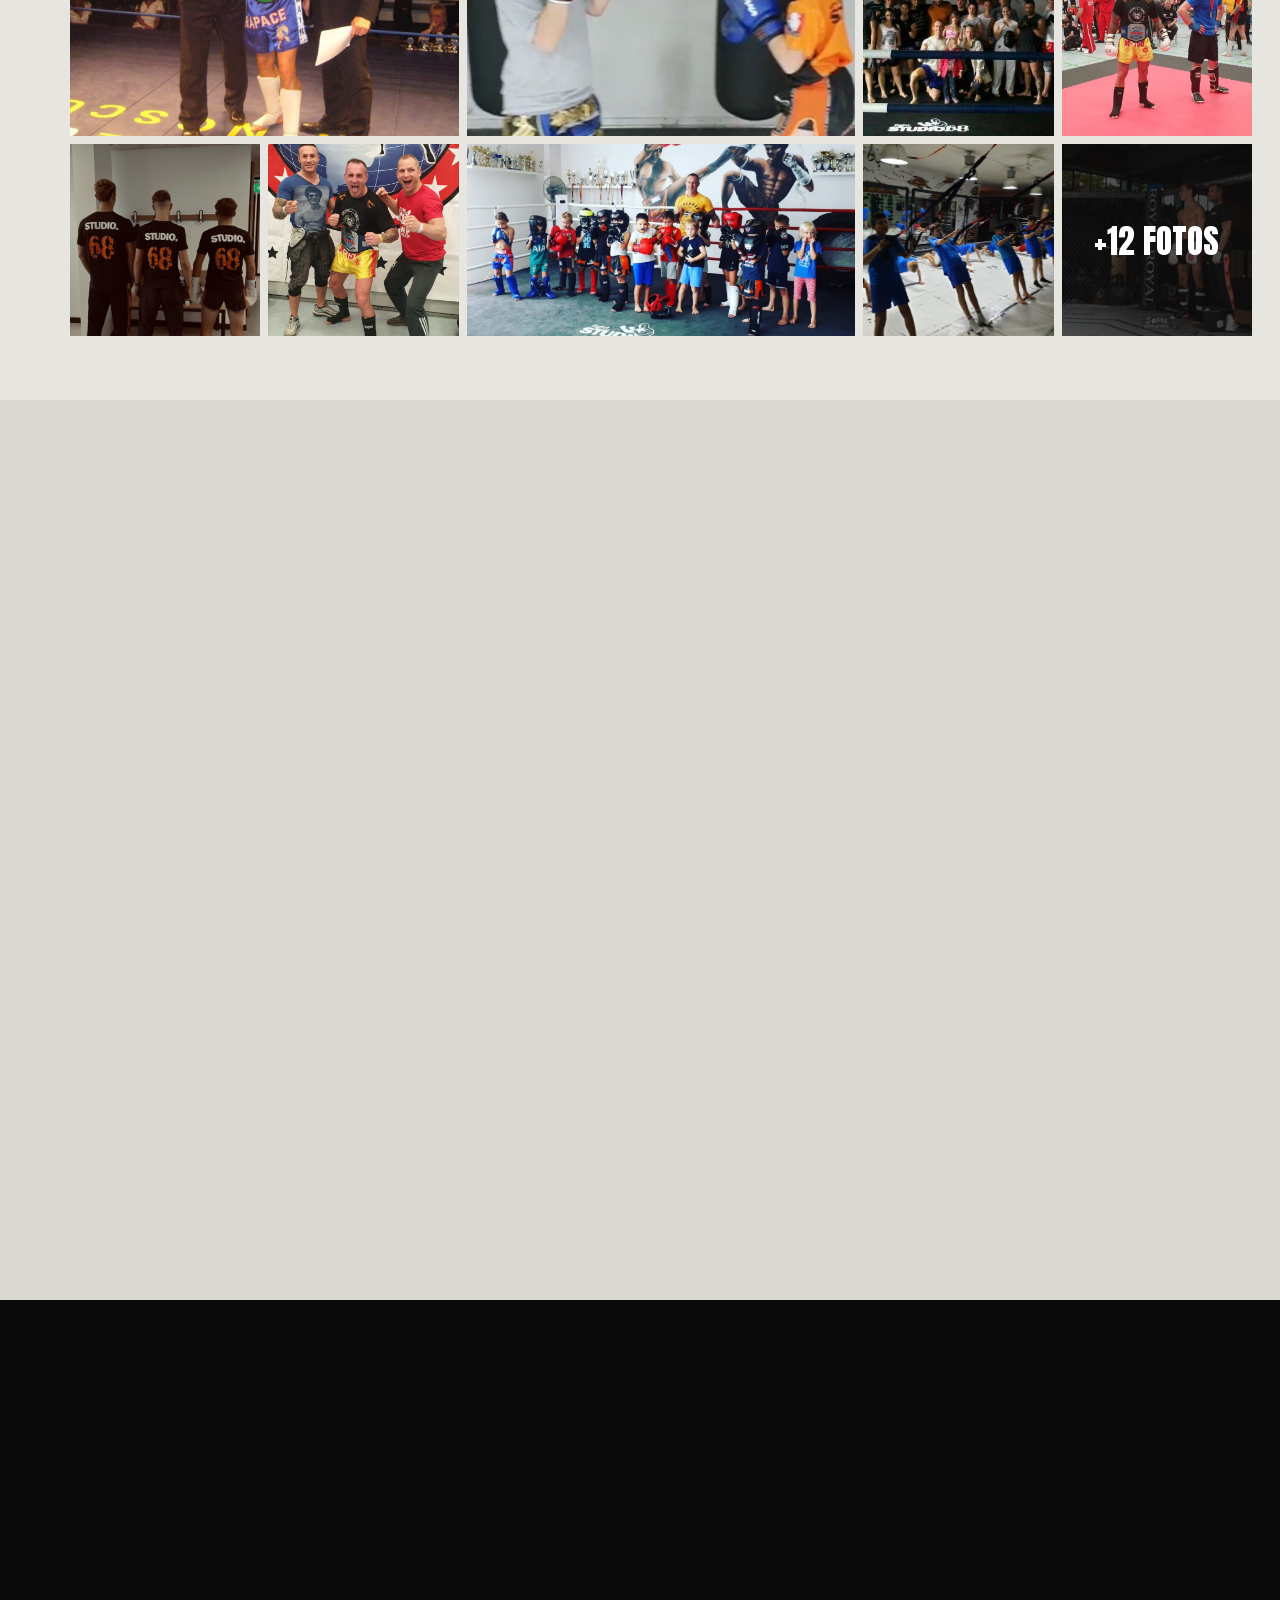
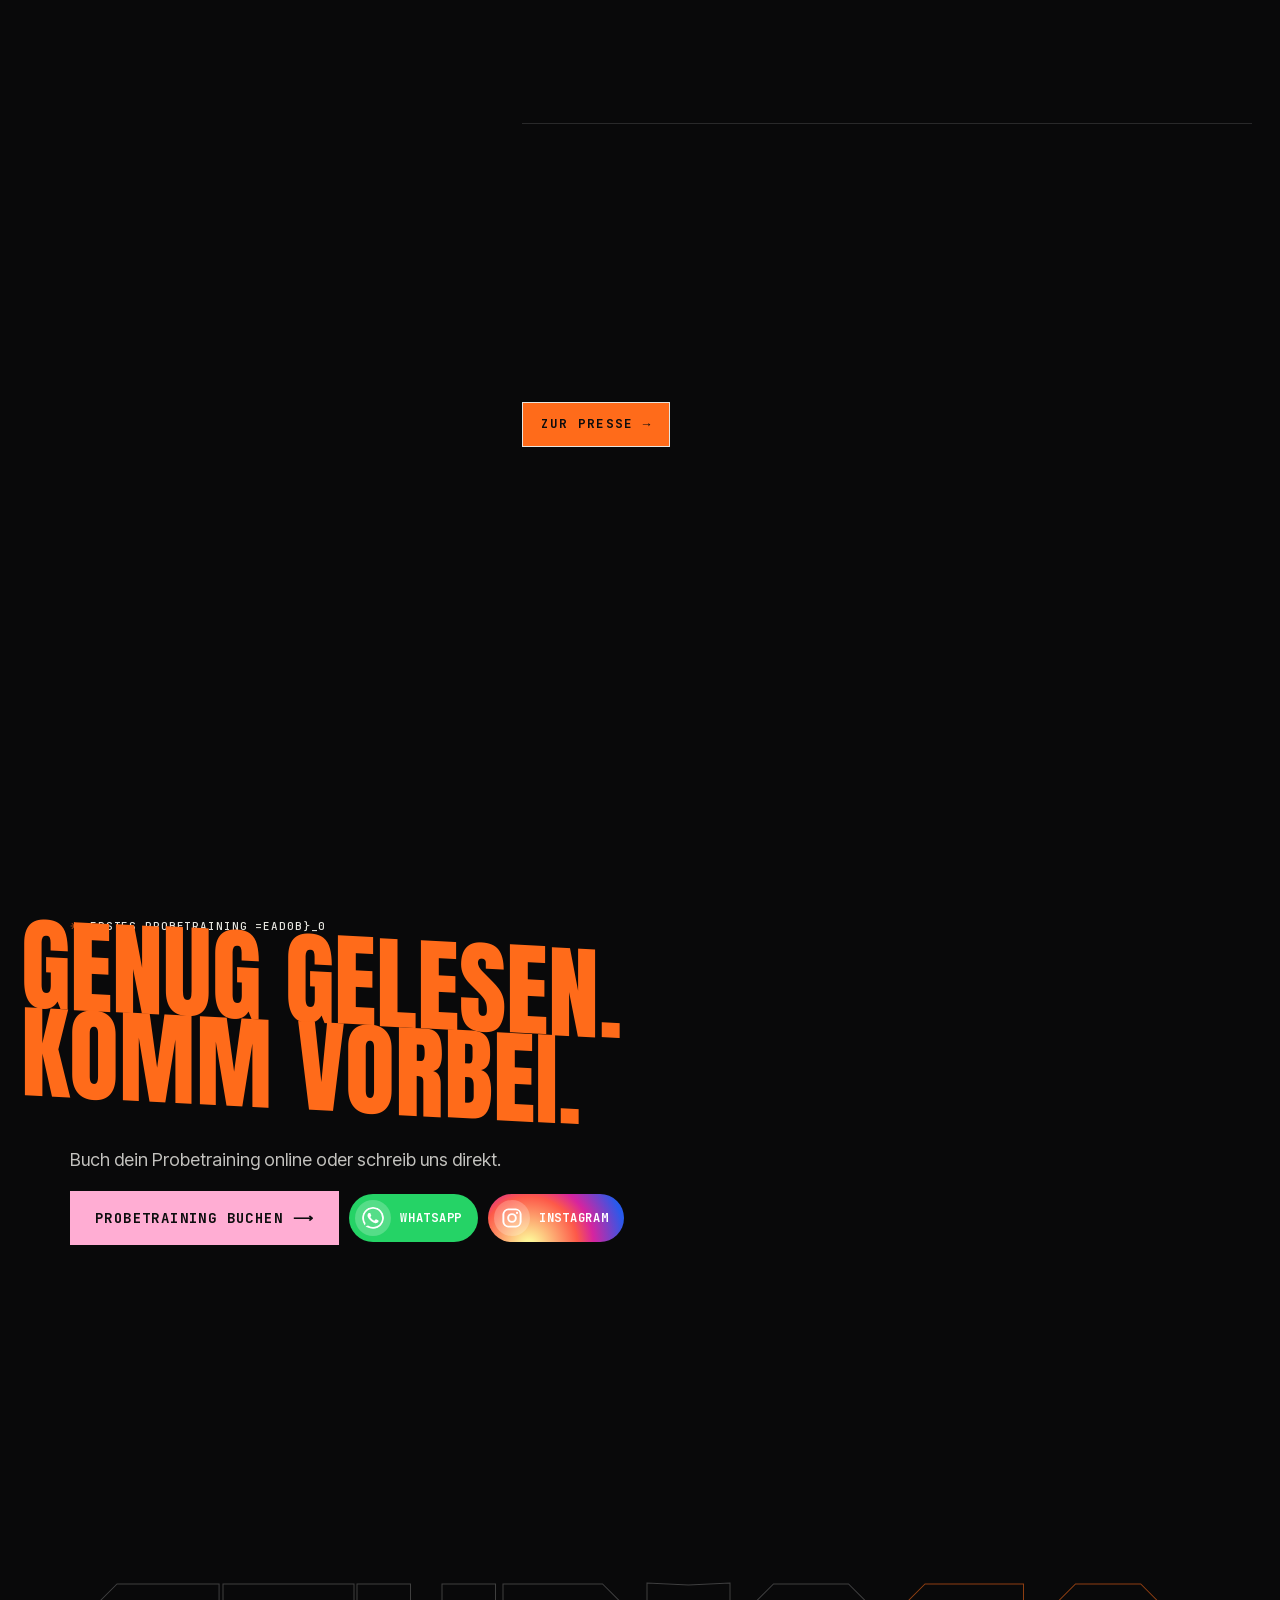
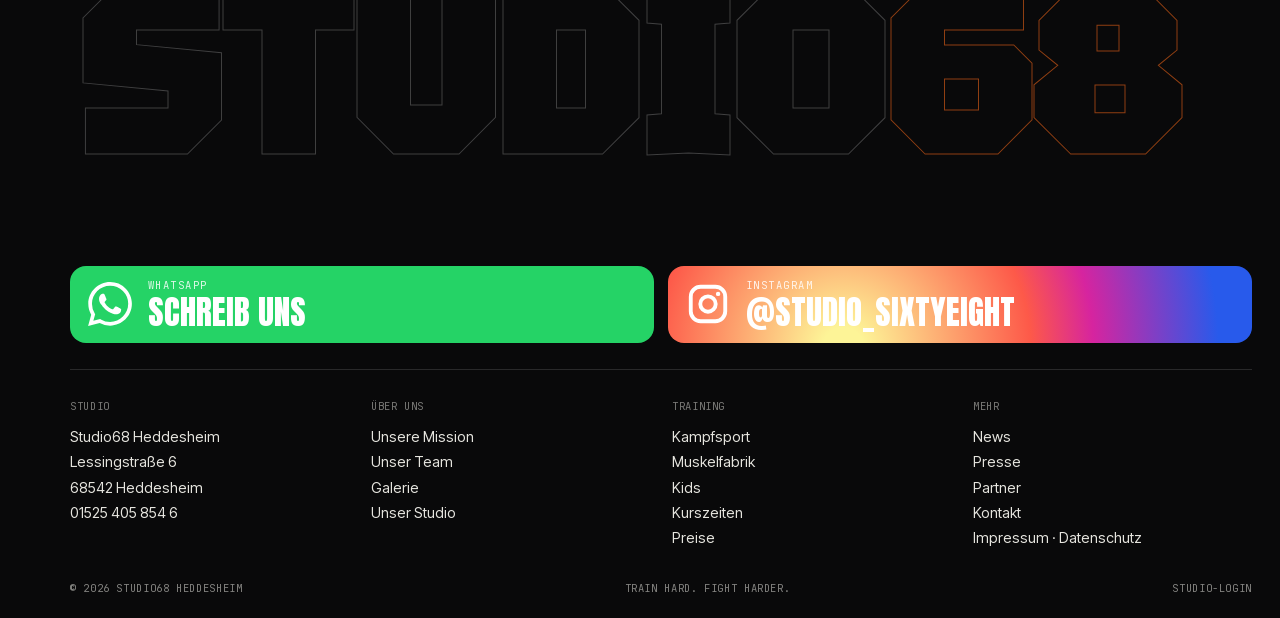
<file: ueber-uns.html>
<!doctype html>
<html lang="de">
<head>
<meta charset="utf-8">
<meta name="robots" content="noindex, nofollow">
<meta name="viewport" content="width=device-width, initial-scale=1, viewport-fit=cover">
<title>Über uns – Mission, Team, Galerie & Studio · Studio68 Heddesheim</title>
<meta name="description" content="Studio68 Heddesheim: unsere Mission, unser Team mit Cheftrainer Oliver Zink, Galerie und das Studio in der Lessingstraße 6.">
<link rel="canonical" href="https://studio68-heddesheim.de/ueber-uns.html">
<meta property="og:title" content="Über uns – Mission, Team, Galerie & Studio · Studio68 Heddesheim">
<meta property="og:description" content="Studio68 Heddesheim: unsere Mission, unser Team mit Cheftrainer Oliver Zink, Galerie und das Studio in der Lessingstraße 6.">
<meta property="og:image" content="https://studio68-heddesheim.de/assets/img/og.jpg">
<meta name="theme-color" content="#0b0b0c">
<link rel="icon" href="assets/img/favicon.svg" type="image/svg+xml">
<link rel="stylesheet" href="assets/fonts/fonts.css">
<link rel="stylesheet" href="assets/css/main.css">
<script type="importmap">{ "imports": { "three": "./vendor/three/build/three.module.min.js", "three/addons/": "./vendor/three/addons/" } }</script>
</head>
<body class="sub" data-page="ueber">
<main>

<section class="pg-hero paper scr" id="top">
  <div class="pg-l"><div class="mono sh-k"><span class="ast">✳</span> ÜBER UNS</div><h1 class="pg-h" id="abTitle">Wir sind <span>Studio68.</span></h1><p class="pg-lede" id="abIntro"></p>
    <nav class="pg-chips" aria-label="Über uns"><a href="#mission">Unsere Mission</a><a href="#team">Unser Team</a><a href="#galerie">Galerie</a><a href="#studio">Unser Studio</a><a href="#erfolge">Erfolge</a></nav></div>
  <div class="pg-r"><div class="stack" id="abStack"></div></div>
</section>
<section class="mission night scr" id="mission">
  <div class="mono sh-k"><span class="ast">✳</span> UNSERE MISSION</div>
  <h2 class="ms-head" id="msHead"></h2>
  <p class="ms-sub" id="msSub"></p>
  <div class="ms-triple" id="msTriple"></div>
  <div class="pillars" id="msPillars"></div>
</section>
<section class="team night scr" id="team">
  <div class="team-head"><div><div class="mono sh-k"><span class="ast">✳</span> UNSER TEAM</div><h2 class="sh-h">IN DEINER <span>ECKE.</span></h2></div><div class="team-stats" id="teamStats"></div></div>
  <p class="team-intro" id="teamIntro"></p>
  <div class="sw-wrap"><div class="team-track sw-track" id="teamTrack"></div></div>
</section>
<section class="gal paper scr" id="galerie">
  <div class="gal-top"><div><div class="mono sh-k"><span class="ast">✳</span> GALERIE</div><h2 class="sh-h">SCHAU DICH <span class="mark-hi">UM.</span></h2></div><p class="gal-maybe hand" id="galMaybe"></p></div>
  <div class="gal-grid" id="galGrid"></div>
</section>
<section class="paper-2 scr" id="studio">
  <div class="mono sh-k"><span class="ast">✳</span> UNSER STUDIO</div><h2 class="sh-h">LESSINGSTRASSE 6.</h2>
  <div class="sw-wrap"><div class="areas sw-track" id="areas"></div></div>
</section>
<section class="wins night scr" id="erfolge">
  <div class="wins-photo"><img id="winsImg" src="assets/img/galerie/g01.jpg" alt="Titel aus dem Studio68"></div>
  <div class="wins-txt"><div class="mono sh-k"><span class="ast">✳</span> IM RING</div><h2 class="sh-h">GÜRTEL HÄNGEN HIER <span>NICHT ZUR DEKO.</span></h2><ul class="wins-list" id="winsList"></ul><a class="btn btn-orange" style="align-self:flex-start" href="presse.html">Zur Presse →</a></div>
</section>
<section class="cta-band night scr" id="ctaBand"></section>
</main>
<noscript><p style="padding:2rem">Bitte JavaScript aktivieren. Telefon: 01525 405 854 6 · info@studio68-heddesheim.de</p></noscript>
<script type="module" src="assets/js/pages.js"></script>
</body>
</html>
</file>
<file: assets/fonts/fonts.css>
@font-face {
  font-family: 'Anton';
  font-style: normal;
  font-weight: 400;
  font-display: swap;
  src: url(../fonts/Anton-latin-ext-1Ptgg87LRO.woff2) format('woff2');
  unicode-range: U+0100-02BA, U+02BD-02C5, U+02C7-02CC, U+02CE-02D7, U+02DD-02FF, U+0304, U+0308, U+0329, U+1D00-1DBF, U+1E00-1E9F, U+1EF2-1EFF, U+2020, U+20A0-20AB, U+20AD-20C4, U+2113, U+2C60-2C7F, U+A720-A7FF;
}
@font-face {
  font-family: 'Anton';
  font-style: normal;
  font-weight: 400;
  font-display: swap;
  src: url(../fonts/Anton-latin-1Ptgg87LRO.woff2) format('woff2');
  unicode-range: U+0000-00FF, U+0131, U+0152-0153, U+02BB-02BC, U+02C6, U+02DA, U+02DC, U+0304, U+0308, U+0329, U+2000-206F, U+20AC, U+2122, U+2191, U+2193, U+2212, U+2215, U+FEFF, U+FFFD;
}
@font-face {
  font-family: 'Caveat';
  font-style: normal;
  font-weight: 500 700;
  font-display: swap;
  src: url(../fonts/Caveat-latin-ext-Wnz6HAc5bA.woff2) format('woff2');
  unicode-range: U+0100-02BA, U+02BD-02C5, U+02C7-02CC, U+02CE-02D7, U+02DD-02FF, U+0304, U+0308, U+0329, U+1D00-1DBF, U+1E00-1E9F, U+1EF2-1EFF, U+2020, U+20A0-20AB, U+20AD-20C4, U+2113, U+2C60-2C7F, U+A720-A7FF;
}
@font-face {
  font-family: 'Caveat';
  font-style: normal;
  font-weight: 500 700;
  font-display: swap;
  src: url(../fonts/Caveat-latin-Wnz6HAc5bA.woff2) format('woff2');
  unicode-range: U+0000-00FF, U+0131, U+0152-0153, U+02BB-02BC, U+02C6, U+02DA, U+02DC, U+0304, U+0308, U+0329, U+2000-206F, U+20AC, U+2122, U+2191, U+2193, U+2212, U+2215, U+FEFF, U+FFFD;
}
@font-face {
  font-family: 'Inter Tight';
  font-style: normal;
  font-weight: 400 800;
  font-display: swap;
  src: url(../fonts/InterTight-latin-ext-NGSwv5HMAF.woff2) format('woff2');
  unicode-range: U+0100-02BA, U+02BD-02C5, U+02C7-02CC, U+02CE-02D7, U+02DD-02FF, U+0304, U+0308, U+0329, U+1D00-1DBF, U+1E00-1E9F, U+1EF2-1EFF, U+2020, U+20A0-20AB, U+20AD-20C4, U+2113, U+2C60-2C7F, U+A720-A7FF;
}
@font-face {
  font-family: 'Inter Tight';
  font-style: normal;
  font-weight: 400 800;
  font-display: swap;
  src: url(../fonts/InterTight-latin-NGSwv5HMAF.woff2) format('woff2');
  unicode-range: U+0000-00FF, U+0131, U+0152-0153, U+02BB-02BC, U+02C6, U+02DA, U+02DC, U+0304, U+0308, U+0329, U+2000-206F, U+20AC, U+2122, U+2191, U+2193, U+2212, U+2215, U+FEFF, U+FFFD;
}
@font-face {
  font-family: 'JetBrains Mono';
  font-style: normal;
  font-weight: 400;
  font-display: swap;
  src: url(../fonts/JetBrainsMono-latin-ext-tDbv2o-flE.woff2) format('woff2');
  unicode-range: U+0100-02BA, U+02BD-02C5, U+02C7-02CC, U+02CE-02D7, U+02DD-02FF, U+0304, U+0308, U+0329, U+1D00-1DBF, U+1E00-1E9F, U+1EF2-1EFF, U+2020, U+20A0-20AB, U+20AD-20C4, U+2113, U+2C60-2C7F, U+A720-A7FF;
}
@font-face {
  font-family: 'JetBrains Mono';
  font-style: normal;
  font-weight: 400;
  font-display: swap;
  src: url(../fonts/JetBrainsMono-latin-tDbv2o-flE.woff2) format('woff2');
  unicode-range: U+0000-00FF, U+0131, U+0152-0153, U+02BB-02BC, U+02C6, U+02DA, U+02DC, U+0304, U+0308, U+0329, U+2000-206F, U+20AC, U+2122, U+2191, U+2193, U+2212, U+2215, U+FEFF, U+FFFD;
}
@font-face {
  font-family: 'JetBrains Mono';
  font-style: normal;
  font-weight: 500;
  font-display: swap;
  src: url(../fonts/JetBrainsMono-latin-ext-tDbv2o-flE.woff2) format('woff2');
  unicode-range: U+0100-02BA, U+02BD-02C5, U+02C7-02CC, U+02CE-02D7, U+02DD-02FF, U+0304, U+0308, U+0329, U+1D00-1DBF, U+1E00-1E9F, U+1EF2-1EFF, U+2020, U+20A0-20AB, U+20AD-20C4, U+2113, U+2C60-2C7F, U+A720-A7FF;
}
@font-face {
  font-family: 'JetBrains Mono';
  font-style: normal;
  font-weight: 500;
  font-display: swap;
  src: url(../fonts/JetBrainsMono-latin-tDbv2o-flE.woff2) format('woff2');
  unicode-range: U+0000-00FF, U+0131, U+0152-0153, U+02BB-02BC, U+02C6, U+02DA, U+02DC, U+0304, U+0308, U+0329, U+2000-206F, U+20AC, U+2122, U+2191, U+2193, U+2212, U+2215, U+FEFF, U+FFFD;
}
@font-face {
  font-family: 'JetBrains Mono';
  font-style: normal;
  font-weight: 700;
  font-display: swap;
  src: url(../fonts/JetBrainsMono-latin-ext-tDbv2o-flE.woff2) format('woff2');
  unicode-range: U+0100-02BA, U+02BD-02C5, U+02C7-02CC, U+02CE-02D7, U+02DD-02FF, U+0304, U+0308, U+0329, U+1D00-1DBF, U+1E00-1E9F, U+1EF2-1EFF, U+2020, U+20A0-20AB, U+20AD-20C4, U+2113, U+2C60-2C7F, U+A720-A7FF;
}
@font-face {
  font-family: 'JetBrains Mono';
  font-style: normal;
  font-weight: 700;
  font-display: swap;
  src: url(../fonts/JetBrainsMono-latin-tDbv2o-flE.woff2) format('woff2');
  unicode-range: U+0000-00FF, U+0131, U+0152-0153, U+02BB-02BC, U+02C6, U+02DA, U+02DC, U+0304, U+0308, U+0329, U+2000-206F, U+20AC, U+2122, U+2191, U+2193, U+2212, U+2215, U+FEFF, U+FFFD;
}
@font-face {
  font-family: 'Michroma';
  font-style: normal;
  font-weight: 400;
  font-display: swap;
  src: url(../fonts/Michroma-latin-ext-PN_zRfy9qW.woff2) format('woff2');
  unicode-range: U+0100-02BA, U+02BD-02C5, U+02C7-02CC, U+02CE-02D7, U+02DD-02FF, U+0304, U+0308, U+0329, U+1D00-1DBF, U+1E00-1E9F, U+1EF2-1EFF, U+2020, U+20A0-20AB, U+20AD-20C4, U+2113, U+2C60-2C7F, U+A720-A7FF;
}
@font-face {
  font-family: 'Michroma';
  font-style: normal;
  font-weight: 400;
  font-display: swap;
  src: url(../fonts/Michroma-latin-PN_zRfy9qW.woff2) format('woff2');
  unicode-range: U+0000-00FF, U+0131, U+0152-0153, U+02BB-02BC, U+02C6, U+02DA, U+02DC, U+0304, U+0308, U+0329, U+2000-206F, U+20AC, U+2122, U+2191, U+2193, U+2212, U+2215, U+FEFF, U+FFFD;
}
@font-face {
  font-family: 'Permanent Marker';
  font-style: normal;
  font-weight: 400;
  font-display: swap;
  src: url(../fonts/PermanentMarker-latin-Fh4uPib9Iy.woff2) format('woff2');
  unicode-range: U+0000-00FF, U+0131, U+0152-0153, U+02BB-02BC, U+02C6, U+02DA, U+02DC, U+0304, U+0308, U+0329, U+2000-206F, U+20AC, U+2122, U+2191, U+2193, U+2212, U+2215, U+FEFF, U+FFFD;
}
@font-face {
  font-family: 'Tektur';
  font-style: normal;
  font-weight: 400 900;
  font-stretch: 75% 100%;
  font-display: swap;
  src: url(../fonts/Tektur-latin-ext-XoHn2YHtS7.woff2) format('woff2');
  unicode-range: U+0100-02BA, U+02BD-02C5, U+02C7-02CC, U+02CE-02D7, U+02DD-02FF, U+0304, U+0308, U+0329, U+1D00-1DBF, U+1E00-1E9F, U+1EF2-1EFF, U+2020, U+20A0-20AB, U+20AD-20C4, U+2113, U+2C60-2C7F, U+A720-A7FF;
}
@font-face {
  font-family: 'Tektur';
  font-style: normal;
  font-weight: 400 900;
  font-stretch: 75% 100%;
  font-display: swap;
  src: url(../fonts/Tektur-latin-XoHn2YHtS7.woff2) format('woff2');
  unicode-range: U+0000-00FF, U+0131, U+0152-0153, U+02BB-02BC, U+02C6, U+02DA, U+02DC, U+0304, U+0308, U+0329, U+2000-206F, U+20AC, U+2122, U+2191, U+2193, U+2212, U+2215, U+FEFF, U+FFFD;
}
</file>
<file: assets/css/main.css>
/* ==========================================================================
   STUDIO68 HEDDESHEIM — v2, Handy zuerst: jeder Abschnitt = ein Bildschirm
   ========================================================================== */
:root {
  --paper: #e6e5df; --paper-2: #d9d8d1; --paper-3: #f2f1ec;
  --ink: #0d0d0e; --line: rgba(13, 13, 14, .2);
  --night: #09090a; --nline: rgba(255, 255, 255, .13);
  --orange: #ff6b1a; --orange-d: #e2520a; --pink: #ff5aa8; --pink-soft: #ffadd3;
  --hi: #e8ff3b; --teal: #3fe0cf; --red: #ff2e3b; --green: #31d158; --blue: #4aa8ff;
  --wa: #25d366; --ig: radial-gradient(circle at 30% 107%, #fdf497 0%, #fdf497 5%, #fd5949 45%, #d6249f 60%, #285aeb 90%);
  --f-display: 'Anton', 'Impact', sans-serif; --f-tech: 'Tektur', 'Inter Tight', sans-serif; --f-mono: 'JetBrains Mono', ui-monospace, monospace;
  --f-body: 'Inter Tight', system-ui, sans-serif; --f-hand: 'Permanent Marker', 'Caveat', cursive; --f-script: 'Caveat', cursive; --f-wide: 'Michroma', 'Tektur', sans-serif;
  --gut: 56px; --hdr: 64px; --padL: 70px; --padR: 28px; --bar: 0px;
  --ease: cubic-bezier(.2, .8, .2, 1); --ease-o: cubic-bezier(.16, 1, .3, 1);
}
@media (max-width: 900px) { :root { --gut: 16px; --hdr: 56px; --padL: 16px; --padR: 16px; --bar: 76px; } }

*, *::before, *::after { box-sizing: border-box; }
[hidden] { display: none !important; }
html { -webkit-text-size-adjust: 100%; scroll-padding-top: var(--hdr); }
body { margin: 0; background: var(--paper); color: var(--ink); font: 400 16px/1.5 var(--f-body); overflow-x: clip; -webkit-font-smoothing: antialiased; }
body.is-loading { overflow: hidden; }
img { display: block; max-width: 100%; }
a { color: inherit; }
button { font: inherit; color: inherit; cursor: pointer; }
.mono { font-family: var(--f-mono); letter-spacing: .06em; }
.hand { font-family: var(--f-hand); }
.tech { font-family: var(--f-tech); }
.sr { position: absolute; width: 1px; height: 1px; overflow: hidden; clip: rect(0 0 0 0); white-space: nowrap; }
.ast { color: var(--orange); display: inline-block; animation: spin 6s linear infinite; }
@keyframes spin { to { transform: rotate(360deg); } }
::selection { background: var(--orange); color: var(--ink); }
body::after { content: ''; position: fixed; inset: 0; z-index: 9990; pointer-events: none; opacity: .07;
  background-image: url("data:image/svg+xml;utf8,<svg xmlns='http://www.w3.org/2000/svg' width='160' height='160'><filter id='n'><feTurbulence type='fractalNoise' baseFrequency='.9' numOctaves='2' stitchTiles='stitch'/><feColorMatrix values='0 0 0 0 0 0 0 0 0 0 0 0 0 0 0 0 0 0 .9 0'/></filter><rect width='100%' height='100%' filter='url(%23n)'/></svg>");
  animation: grainBg 1s steps(6) infinite; }
@keyframes grainBg { 0%{background-position:0 0} 20%{background-position:-37px 23px} 40%{background-position:41px -52px} 60%{background-position:-60px -11px} 80%{background-position:29px 47px} 100%{background-position:0 0} }
.ico { width: 1.25em; height: 1.25em; flex: none; display: block; }

/* ---------- Abschnitt = Bildschirm ---------- */
section { position: relative; }
.scr { min-height: 100svh; padding: calc(var(--hdr) + clamp(14px, 3.5svh, 40px)) var(--padR) calc(var(--bar) + clamp(14px, 3.5svh, 40px)) var(--padL); display: flex; flex-direction: column; justify-content: center; gap: clamp(10px, 2svh, 22px); overflow: hidden; }
.paper { background: var(--paper); } .paper-2 { background: var(--paper-2); }
.night { background: var(--night); color: var(--paper); }
.sh-k { font: 500 11px var(--f-mono); letter-spacing: .08em; text-transform: uppercase; display: flex; gap: 10px; align-items: center; }
.sh-h { font: 400 clamp(38px, min(7vw, 11svh), 120px)/.88 var(--f-display); margin: 6px 0 0; text-transform: uppercase; }
.sh-h span { color: var(--orange); }
.mark-hi { color: inherit !important; background: linear-gradient(100deg, transparent 0 2%, var(--hi) 3% 97%, transparent 98%) 0 72% / 100% 46% no-repeat; padding: 0 .06em; }
.night .mark-hi { color: var(--ink) !important; }

/* ---------- Buttons ---------- */
.btn { display: inline-flex; align-items: center; justify-content: center; gap: .7em; font: 600 12.5px/1 var(--f-mono); letter-spacing: .1em; text-transform: uppercase; text-decoration: none; padding: 15px 18px; border: 1.5px solid var(--ink); background: transparent; color: var(--ink); transition: transform .25s var(--ease), box-shadow .25s var(--ease), background .2s, color .2s; white-space: nowrap; }
.btn:hover { transform: translate(-3px, -3px); box-shadow: 4px 4px 0 var(--ink); }
.btn .arr { display: inline-block; transition: transform .3s var(--ease); }
.btn:hover .arr { transform: translateX(5px); }
.btn-pink { background: var(--pink-soft); } .btn-pink:hover { background: var(--pink); }
.btn-orange { background: var(--orange); }
.btn-ink { background: var(--ink); color: var(--paper); } .btn-ink:hover { box-shadow: 4px 4px 0 var(--orange); }
.btn-xl { font-size: 14px; padding: 19px 24px; }
.night .btn, .genx .btn { border-color: var(--paper); color: var(--paper); }
.night .btn:hover { box-shadow: 4px 4px 0 var(--paper); }
.night .btn-orange, .night .btn-pink { color: var(--ink); }
.night .btn-pink { border-color: var(--pink-soft); }
.night .btn-ink { background: var(--paper); color: var(--ink); }
.soc-chip { display: inline-flex; align-items: center; gap: 9px; padding: 0 16px 0 6px; height: 48px; border-radius: 30px; font: 700 12px var(--f-mono); letter-spacing: .06em; text-transform: uppercase; text-decoration: none; color: #fff; transition: transform .25s var(--ease), box-shadow .25s; white-space: nowrap; }
.soc-chip .ico { width: 36px; height: 36px; padding: 7px; border-radius: 50%; background: rgba(255, 255, 255, .22); }
.soc-wa { background: var(--wa); } .soc-ig { background: var(--ig); } .soc-tel { background: var(--ink); color: #fff; }
.night .soc-tel { background: #2a2a2d; }
.soc-chip:hover { transform: translateY(-3px); box-shadow: 0 10px 24px rgba(0, 0, 0, .2); }

/* ---------- Wisch-Leisten ---------- */
.sw-wrap { position: relative; min-width: 0; }
.sw-track { display: flex; gap: 14px; overflow-x: auto; scroll-snap-type: x mandatory; scrollbar-width: none; -webkit-overflow-scrolling: touch; padding: 4px 2px 6px; margin: 0 -2px; overscroll-behavior-x: contain; }
.sw-track::-webkit-scrollbar { display: none; }
.sw-track > * { scroll-snap-align: start; flex: none; }
.sw-dots { display: flex; justify-content: center; gap: 6px; margin-top: 10px; }
.sw-dots i { width: 6px; height: 6px; border-radius: 3px; background: currentColor; opacity: .25; transition: width .3s, opacity .3s; cursor: pointer; }
.sw-dots i.on { width: 22px; opacity: 1; background: var(--orange); }
.sw-btn { position: absolute; top: calc(50% - 30px); width: 46px; height: 46px; border-radius: 50%; border: 1.5px solid currentColor; background: var(--paper-3); color: var(--ink); font-size: 18px; z-index: 3; display: none; transition: opacity .2s; }
.night .sw-btn { background: var(--night); color: var(--paper); }
.sw-btn.prev { left: -10px; } .sw-btn.next { right: -10px; }
.sw-btn:disabled { opacity: 0; pointer-events: none; }
.sw-off .sw-dots, .sw-off .sw-btn { display: none !important; }
@media (hover: hover) and (min-width: 901px) { .sw-btn { display: block; } }

/* ---------- Preloader ---------- */
.boot { position: fixed; inset: 0; z-index: 10000; background: var(--night); color: var(--paper); display: grid; place-items: center; transition: clip-path .9s var(--ease-o); clip-path: inset(0 0 0 0); }
.boot.out { clip-path: inset(0 0 100% 0); }
.boot-in { width: min(680px, 86vw); }
.boot-top, .boot-bot { display: flex; justify-content: space-between; font: 500 11px var(--f-mono); letter-spacing: .14em; opacity: .65; }
.boot-round { font: 400 clamp(80px, 18vw, 220px)/.9 var(--f-display); margin: 18px 0 14px; }
.boot-round b { color: var(--orange); font-weight: 400; }
.boot-bar { height: 3px; background: rgba(255, 255, 255, .12); margin-bottom: 12px; }
.boot-bar i { display: block; height: 100%; width: 0; background: var(--orange); transition: width .3s; }

/* ==========================================================================
   KOPF + MENÜ
   ========================================================================== */
.hdr { position: fixed; top: 0; left: 0; right: 0; z-index: 900; height: var(--hdr); display: flex; align-items: center; gap: 16px; padding: 0 18px 0 var(--gut); background: rgba(230, 229, 223, .82); backdrop-filter: blur(12px) saturate(1.2); -webkit-backdrop-filter: blur(12px) saturate(1.2); border-bottom: 1px solid var(--line); transition: background .35s, color .35s, border-color .35s; }
.hdr.dark { background: rgba(9, 9, 10, .76); color: var(--paper); border-color: var(--nline); }
.hdr-logo { font: 800 25px/1 var(--f-tech); letter-spacing: -.02em; text-decoration: none; display: flex; align-items: baseline; flex: none; }
.hdr-logo i { font-style: normal; color: var(--orange); } .hdr-logo b { color: var(--orange); font-weight: 900; }
.hdr-line { flex: 1; height: 1px; background: currentColor; opacity: .25; min-width: 12px; }
.hdr-nav { display: flex; gap: 2px; }
.nv { position: relative; }
.nv > a { display: flex; align-items: center; gap: 6px; font: 500 11.5px var(--f-mono); letter-spacing: .12em; text-transform: uppercase; text-decoration: none; padding: 10px 11px; position: relative; }
.nv > a::after { content: ''; position: absolute; left: 6px; right: 6px; bottom: 2px; height: 7px; background: url("data:image/svg+xml;utf8,<svg xmlns='http://www.w3.org/2000/svg' viewBox='0 0 100 8' preserveAspectRatio='none'><path d='M2 5 C 20 2, 40 7, 60 4 S 90 3, 98 5' stroke='%23ff6b1a' stroke-width='2.4' fill='none' stroke-linecap='round'/></svg>") center/100% 100% no-repeat; transform: scaleX(0); transform-origin: left; transition: transform .35s var(--ease); }
.nv > a:hover::after, .nv > a.on::after { transform: scaleX(1); }
.nv-c { width: 6px; height: 6px; border-right: 1.5px solid currentColor; border-bottom: 1.5px solid currentColor; transform: rotate(45deg) translateY(-2px); }
.nv-sub { position: absolute; top: 100%; left: 0; min-width: 230px; background: var(--ink); color: var(--paper); padding: 8px; display: flex; flex-direction: column; opacity: 0; visibility: hidden; transform: translateY(8px); transition: opacity .2s, transform .25s var(--ease), visibility .2s; box-shadow: 0 20px 40px rgba(0, 0, 0, .25); }
.nv-sub a { font: 500 12px var(--f-mono); letter-spacing: .06em; text-transform: uppercase; text-decoration: none; padding: 11px 12px; border-left: 2px solid transparent; }
.nv-sub a:hover { background: rgba(255, 255, 255, .08); border-left-color: var(--orange); }
.nv:hover .nv-sub, .nv:focus-within .nv-sub { opacity: 1; visibility: visible; transform: none; }
.hdr-status { display: flex; align-items: center; gap: 8px; font: 500 10.5px var(--f-mono); letter-spacing: .08em; text-transform: uppercase; white-space: nowrap; }
.hdr-status i { width: 8px; height: 8px; border-radius: 50%; background: var(--red); flex: none; }
.hdr-status.open i { background: var(--green); animation: pulse 1.8s infinite; }
@keyframes pulse { 0% { box-shadow: 0 0 0 0 rgba(49, 209, 88, .6); } 70% { box-shadow: 0 0 0 9px rgba(49, 209, 88, 0); } 100% { box-shadow: 0 0 0 0 rgba(49, 209, 88, 0); } }
.hdr-soc { width: 36px; height: 36px; border-radius: 50%; display: grid; place-items: center; color: #fff; flex: none; transition: transform .25s var(--ease); }
.hdr-soc .ico { width: 19px; height: 19px; }
.hdr-soc.wa { background: var(--wa); } .hdr-soc.ig { background: var(--ig); }
.hdr-soc:hover { transform: scale(1.12) rotate(-6deg); }
.hdr-cta { padding: 12px 14px; font-size: 11px; flex: none; }
.hdr.dark .hdr-cta { color: var(--ink); border-color: var(--pink-soft); }
.hdr-burger { display: none; width: 44px; height: 44px; border: 1.5px solid currentColor; background: transparent; position: relative; flex: none; }
.hdr-burger i { position: absolute; left: 11px; right: 11px; height: 2px; background: currentColor; transition: transform .3s var(--ease), top .3s; }
.hdr-burger i:first-child { top: 16px; } .hdr-burger i:last-child { top: 25px; }
.menu-open .hdr-burger i:first-child { top: 20px; transform: rotate(45deg); }
.menu-open .hdr-burger i:last-child { top: 20px; transform: rotate(-45deg); }
@media (max-width: 1500px) { .hdr-status { display: none; } }
@media (max-width: 1220px) { .hdr-nav, .hdr-line, .hdr-cta { display: none; } .hdr-burger { display: block; } .hdr-status { display: flex; margin-left: auto; } }
@media (max-width: 520px) { .hdr { gap: 8px; padding-right: 10px; } .hdr-status span { display: none; } .hdr-soc { width: 38px; height: 38px; } .hdr-logo { font-size: 23px; } }

.menu { position: fixed; inset: 0; z-index: 890; background: var(--night); color: var(--paper); padding: calc(var(--hdr) + 14px) var(--gut) max(16px, env(safe-area-inset-bottom)); display: flex; flex-direction: column; justify-content: space-between; gap: 12px; clip-path: circle(0 at calc(100% - 40px) 30px); transition: clip-path .7s var(--ease-o); visibility: hidden; overflow-y: auto; }
.menu-open .menu { clip-path: circle(150% at calc(100% - 40px) 30px); visibility: visible; }
.menu-open .hdr { background: transparent; color: var(--paper); border-color: transparent; backdrop-filter: none; }
.menu-grid { position: absolute; inset: 0; background-image: linear-gradient(var(--nline) 1px, transparent 1px), linear-gradient(90deg, var(--nline) 1px, transparent 1px); background-size: 25% 20%; opacity: .5; pointer-events: none; }
.menu-nav { position: relative; display: flex; flex-direction: column; gap: clamp(2px, .8svh, 8px); }
.menu-nav > a, .mn-g > a { font: 400 clamp(30px, 5.2svh, 54px)/1 var(--f-display); text-transform: uppercase; text-decoration: none; display: flex; align-items: flex-start; gap: 10px; }
.menu-nav small { font: 500 10px var(--f-mono); color: var(--orange); margin-top: 6px; width: 18px; }
.mn-sub { display: flex; flex-wrap: wrap; gap: 6px; margin: 6px 0 4px 28px; }
.mn-sub a { font: 500 11px var(--f-mono); letter-spacing: .06em; text-transform: uppercase; text-decoration: none; border: 1px solid var(--nline); padding: 6px 9px; }
.menu-nav a:hover { color: var(--orange); }
.menu-foot { position: relative; display: flex; flex-direction: column; gap: 10px; }
.mn-cta { width: 100%; color: var(--ink) !important; }
.menu-soc { display: flex; flex-wrap: wrap; gap: 8px; }
.menu-soc .soc { display: inline-flex; align-items: center; gap: 8px; padding: 8px 14px 8px 8px; border-radius: 30px; color: #fff; text-decoration: none; font: 700 12px var(--f-mono); letter-spacing: .06em; }
.menu-soc .soc .ico { width: 24px; height: 24px; }
.menu-live { font: 500 10.5px var(--f-mono); letter-spacing: .08em; text-transform: uppercase; color: var(--teal); }

.rail-l { position: fixed; left: calc(var(--gut) / 2); top: 50%; z-index: 50; transform: translate(-50%, -50%) rotate(-90deg); font: 500 10.5px var(--f-mono); letter-spacing: .18em; white-space: nowrap; mix-blend-mode: difference; color: #fff; pointer-events: none; }
@media (max-width: 1020px) { .rail-l { display: none; } }

/* Social-Dock + Handy-Leiste */
.sdock { position: fixed; right: 18px; bottom: 18px; z-index: 870; display: flex; flex-direction: column; gap: 10px; }
.sd-b { position: relative; width: 56px; height: 56px; border-radius: 50%; display: grid; place-items: center; color: #fff; box-shadow: 0 10px 26px rgba(0, 0, 0, .28); transition: transform .3s var(--ease); text-decoration: none; }
.sd-b .ico { width: 30px; height: 30px; }
.sd-b.soc-wa::before { content: ''; position: absolute; inset: 0; border-radius: 50%; border: 2px solid var(--wa); animation: waPing 2.4s infinite; }
@keyframes waPing { 0% { transform: scale(1); opacity: .8; } 80%, 100% { transform: scale(1.6); opacity: 0; } }
.sd-b:hover { transform: scale(1.08); }
.sd-l { position: absolute; right: 68px; top: 50%; transform: translate(10px, -50%); opacity: 0; pointer-events: none; white-space: nowrap; background: var(--ink); color: var(--paper); font: 600 11.5px var(--f-mono); letter-spacing: .06em; padding: 8px 11px; transition: opacity .2s, transform .3s var(--ease); }
.sd-b:hover .sd-l { opacity: 1; transform: translate(0, -50%); }
.mbar { display: none; }
@media (max-width: 900px) {
  .sdock { display: none; }
  .mbar { display: flex; position: fixed; left: 0; right: 0; bottom: 0; z-index: 880; gap: 6px; padding: 8px 8px calc(8px + env(safe-area-inset-bottom)); background: var(--ink); transform: translateY(110%); transition: transform .45s var(--ease-o); }
  .mbar.on { transform: none; }
  .mbar .btn { flex: 1; font-size: 12.5px; padding: 0 10px; height: 52px; border-color: var(--pink-soft); }
  .mbar-i { width: 52px; height: 52px; flex: none; display: grid; place-items: center; color: #fff; text-decoration: none; }
  .mbar-i .ico { width: 28px; height: 28px; }
}

/* ==========================================================================
   STARTSEITE · HERO
   ========================================================================== */
.hero { height: 100svh; min-height: 640px; padding: calc(var(--hdr) + 24px) 28px 26px var(--gut); overflow: hidden; isolation: isolate; }
.cyber-lines { position: absolute; inset: 0; pointer-events: none; }
.cyber-lines i { position: absolute; background: var(--line); }
.cyber-lines i:nth-child(1) { left: var(--gut); top: var(--hdr); bottom: 0; width: 1px; }
.cyber-lines i:nth-child(2) { right: 28px; top: var(--hdr); bottom: 0; width: 1px; }
.cyber-lines i:nth-child(3) { left: 0; right: 0; bottom: 100px; height: 1px; }
.cyber-lines i:nth-child(4) { left: 52%; top: var(--hdr); height: 40px; width: 1px; }
.hero-kicker { position: relative; z-index: 3; font-size: 11.5px; display: flex; gap: 10px; align-items: center; padding-left: 14px; }
.hero-kicker .sep { opacity: .35; }
.hero-title { position: relative; z-index: 3; margin: 2.4svh 0 0 -.04em; font: 400 min(13.4vw, 21svh)/.84 var(--f-display); text-transform: uppercase; pointer-events: none; }
.ht-l { display: block; overflow: hidden; padding-bottom: .02em; }
.ht-l:nth-child(3) { overflow: visible; }
.ht-w { display: inline-block; transform: translateY(105%); transition: transform 1.1s var(--ease-o); }
.ready .ht-w { transform: none; }
.ready .ht-l:nth-child(1) .ht-w:nth-child(2) { transition-delay: .06s; }
.ready .ht-l:nth-child(2) .ht-w { transition-delay: .12s; } .ready .ht-l:nth-child(3) .ht-w { transition-delay: .24s; }
.ht-fit { position: relative; }
.fit-circle { position: absolute; left: -16%; top: -6%; width: 136%; height: 118%; overflow: visible; pointer-events: none; }
.fit-circle path { fill: none; stroke: var(--hi); stroke-width: 9; stroke-linecap: round; stroke-dasharray: 1000; stroke-dashoffset: 1000; mix-blend-mode: multiply; transition: stroke-dashoffset 1.2s .9s var(--ease); }
.ready .fit-circle path { stroke-dashoffset: 0; }
.hero-photo { position: absolute; right: 6.5vw; top: calc(var(--hdr) + 3svh); width: min(47vw, calc(100svh - var(--hdr) - 150px)); aspect-ratio: 1; margin: 0; }
.hero-photo > img { width: 100%; height: 100%; object-fit: cover; clip-path: polygon(29.3% 0, 70.7% 0, 100% 29.3%, 100% 70.7%, 70.7% 100%, 29.3% 100%, 0 70.7%, 0 29.3%); filter: contrast(1.06) saturate(1.08); }
.hp-c { position: absolute; width: 18px; height: 18px; border: 0 solid var(--ink); }
.hp-c1 { left: -10px; top: -10px; border-left-width: 1.5px; border-top-width: 1.5px; } .hp-c2 { right: -10px; top: -10px; border-right-width: 1.5px; border-top-width: 1.5px; }
.hp-c3 { left: -10px; bottom: -10px; border-left-width: 1.5px; border-bottom-width: 1.5px; } .hp-c4 { right: -10px; bottom: -10px; border-right-width: 1.5px; border-bottom-width: 1.5px; }
.hero-tag { position: absolute; z-index: 5; left: 9%; bottom: 15%; font: 600 23px/1.05 var(--f-script); background: var(--hi); padding: 6px 12px 8px; transform: rotate(-5deg); }
.hero-note { position: absolute; z-index: 6; left: 79%; top: 56%; font-size: 28px; transform: rotate(-9deg); pointer-events: none; white-space: nowrap; transition: opacity .4s; }
.hero-note::after { content: ''; position: absolute; left: -6px; right: -8px; bottom: 2px; height: 10px; background: var(--orange); opacity: .55; z-index: -1; }
.hero-film { position: absolute; z-index: 5; right: 1.6vw; top: calc(var(--hdr) + 18px); width: 124px; background: #111; padding: 0 8px; transform: rotate(7deg); box-shadow: 0 14px 30px rgba(0, 0, 0, .25); }
.film-holes { height: 16px; background: repeating-linear-gradient(90deg, transparent 0 5px, #e9e9e9 5px 12px, transparent 12px 17px) center/100% 8px no-repeat; }
.hero-film img { width: 100%; aspect-ratio: 3/4; object-fit: cover; }
.bag-canvas { position: absolute; inset: 0; width: 100%; height: 100%; z-index: 4; pointer-events: none; }
.scribbles { position: absolute; inset: 0; width: 100%; height: 100%; z-index: 5; pointer-events: none; overflow: visible; }
.scr-ink { fill: none; stroke: var(--ink); stroke-width: 2.6; stroke-linecap: round; stroke-linejoin: round; stroke-dasharray: 900; stroke-dashoffset: 900; transition: stroke-dashoffset 1.4s var(--ease); vector-effect: non-scaling-stroke; }
.ready .scr-ink { stroke-dashoffset: 0; transition-delay: 1.3s; }
.bag-hud { position: absolute; z-index: 6; right: -30px; bottom: 6%; width: 190px; padding: 9px 11px; border: 1px solid var(--ink); background: rgba(230, 229, 223, .88); font-size: 10px; }
.bh-big { display: flex; align-items: baseline; gap: 6px; }
.bh-big b { font: 800 44px/1 var(--f-tech); font-variant-numeric: tabular-nums; letter-spacing: -.02em; }
.bh-big span { font-size: 11px; opacity: .6; }
.bh-meter { height: 6px; border: 1px solid var(--ink); margin: 5px 0 6px; position: relative; }
.bh-meter i { position: absolute; inset: 0 auto 0 0; width: 0; background: linear-gradient(90deg, var(--hi), var(--orange) 60%, var(--red)); transition: width .12s; }
.bh-row { display: flex; justify-content: space-between; align-items: center; gap: 6px; }
.bh-row b { font-weight: 700; }
.bh-snd { border: 1px solid var(--ink); background: transparent; font: 600 11px var(--f-mono); padding: 1px 6px; }
.bh-snd[aria-pressed="false"] { opacity: .4; text-decoration: line-through; }
.bag-combo { position: absolute; z-index: 7; left: 56%; top: 24%; font-size: 48px; color: var(--orange); -webkit-text-stroke: 1.5px var(--ink); pointer-events: none; opacity: 0; transform: rotate(-8deg) scale(.6); transition: opacity .2s, transform .35s var(--ease-o); }
.bag-combo.on { opacity: 1; transform: rotate(-8deg) scale(1); }
.bag-dmg { position: absolute; inset: 0; z-index: 7; pointer-events: none; overflow: hidden; }
.dmg { position: absolute; font: 900 42px/1 var(--f-tech); color: var(--orange); -webkit-text-stroke: 1.5px var(--ink); text-shadow: 3px 3px 0 var(--ink); white-space: nowrap; animation: dmg 1s var(--ease-o) forwards; }
.dmg small { font: 700 13px var(--f-mono); -webkit-text-stroke: 0; color: var(--ink); text-shadow: none; margin-left: 4px; }
@keyframes dmg { 0% { transform: translate(-50%, -50%) scale(.4) rotate(-6deg); opacity: 0; } 15% { transform: translate(-50%, -80%) scale(1.15) rotate(-6deg); opacity: 1; } 100% { transform: translate(-50%, -190%) scale(1) rotate(-3deg); opacity: 0; } }
.impact { position: absolute; width: 10px; height: 10px; border: 3px solid var(--ink); border-radius: 50%; transform: translate(-50%, -50%); animation: impact .5s var(--ease-o) forwards; }
@keyframes impact { to { width: 170px; height: 170px; opacity: 0; border-width: 1px; } }
.bag-pop { position: absolute; z-index: 8; right: 44px; bottom: 120px; width: 220px; padding: 14px; background: var(--ink); color: var(--paper); transition: transform .7s var(--ease-o), opacity .3s; }
.bag-pop:not(.on) { opacity: 0; visibility: hidden; transform: translateY(20px); }
.bag-pop span { font-size: 10px; opacity: .6; }
.bag-pop strong { display: block; font: 400 28px/1 var(--f-display); text-transform: uppercase; margin: 6px 0 12px; }
.bag-pop .btn { width: 100%; font-size: 11px; color: var(--ink); background: var(--orange); border-color: var(--orange); }
.hero.hit-shake { animation: shake .28s; }
@keyframes shake { 20% { transform: translate(-4px, 2px); } 40% { transform: translate(4px, -2px); } 60% { transform: translate(-2px, -1px); } 80% { transform: translate(2px, 1px); } }
.hero-sticker { position: absolute; z-index: 6; left: 41%; bottom: 120px; width: 124px; height: 124px; border-radius: 50%; background: var(--orange); display: grid; place-items: center; box-shadow: 0 0 0 1.5px var(--ink); }
.hero-sticker svg { position: absolute; inset: 0; animation: spin 14s linear infinite; }
.hero-sticker text { font: 700 13.5px var(--f-mono); letter-spacing: .16em; fill: var(--ink); }
.hero-sticker b { font: 400 42px/1 var(--f-display); }
.hero-bottom { position: absolute; z-index: 7; left: var(--gut); right: 100px; bottom: 24px; display: flex; align-items: center; gap: 12px; padding-left: 14px; }
.hb-meta { margin-left: auto; display: flex; gap: 40px; font-size: 11px; text-transform: lowercase; letter-spacing: .08em; }
@media (max-width: 1280px) { .hb-meta { display: none; } }

/* ---------- Laufbänder ---------- */
.tapes { position: relative; height: 150px; background: var(--ink); overflow: hidden; z-index: 2; }
.tape { position: absolute; left: -5%; right: -5%; height: 56px; display: flex; align-items: center; overflow: hidden; }
.tape-a { top: 22px; background: var(--orange); transform: rotate(-2.6deg); z-index: 2; box-shadow: 0 6px 0 rgba(0, 0, 0, .25); }
.tape-b { top: 76px; background: var(--paper); transform: rotate(2.2deg); }
.tape-b::before, .tape-b::after { content: ''; position: absolute; left: 0; right: 0; height: 7px; background: repeating-linear-gradient(-45deg, var(--ink) 0 9px, var(--hi) 9px 18px); }
.tape-b::before { top: 0; } .tape-b::after { bottom: 0; }
.tape-run { display: flex; white-space: nowrap; will-change: transform; }
.tape-run span { font: 400 32px/1 var(--f-display); text-transform: uppercase; padding: 0 20px; display: inline-flex; align-items: center; gap: 20px; }
.tape-run span::after { content: '✳'; font-size: 24px; }
.tape-b .tape-run span { font: 600 16px/1 var(--f-mono); letter-spacing: .1em; padding: 0 24px; }
.tape-b .tape-run span::after { content: '//'; color: var(--orange); font-size: 16px; }
.tape-run .alert { color: var(--red); }

/* ==========================================================================
   KÄFIG
   ========================================================================== */
.octa { height: 560vh; }
.octa-sticky { position: sticky; top: 0; height: 100svh; overflow: hidden; }
.octa-canvas { position: absolute; inset: 0; width: 100%; height: 100%; display: block; }
.octa-vignette { position: absolute; inset: 0; pointer-events: none; background: radial-gradient(120% 90% at 60% 45%, transparent 45%, rgba(9, 9, 10, .85) 100%), linear-gradient(90deg, rgba(9, 9, 10, .82) 0, rgba(9, 9, 10, .25) 42%, transparent 60%), linear-gradient(270deg, rgba(9, 9, 10, .8) 0, transparent 20%); }
.octa-label { position: absolute; left: 0; top: 0; z-index: 2; pointer-events: none; display: flex; flex-direction: column; align-items: center; --c: var(--orange); will-change: transform; }
.octa-label b { font: 400 clamp(16px, 2.2vw, 26px)/1 var(--f-mono); color: var(--c); letter-spacing: .1em; }
.octa-label span { font: 400 clamp(38px, 5vw, 76px)/.9 var(--f-display); text-transform: uppercase; color: #fff; text-shadow: 0 0 4px #fff, 0 0 18px var(--c), 0 0 42px var(--c); white-space: nowrap; }
.octa-label::after { content: ''; width: 2px; height: 26px; background: linear-gradient(var(--c), transparent); margin-top: 6px; box-shadow: 0 0 10px var(--c); }
.octa-label.pop span { animation: lblPop .5s var(--ease-o); }
@keyframes lblPop { from { opacity: 0; transform: translateY(14px) scale(.9); filter: blur(6px); } }
.octa-head { position: absolute; left: var(--padL); top: calc(var(--hdr) + 22px); z-index: 3; }
.octa-k { font-size: 11px; display: flex; gap: 10px; }
.octa-h { font: 400 clamp(36px, 4.6vw, 80px)/.9 var(--f-display); margin: 10px 0 0; text-transform: uppercase; }
.octa-h span { display: block; color: transparent; -webkit-text-stroke: 1.5px var(--paper); }
.octa-card { --dc: var(--orange); position: absolute; left: var(--padL); bottom: 30px; z-index: 3; width: min(500px, 38vw); max-height: calc(100svh - var(--hdr) - 220px); overflow: hidden; background: rgba(12, 12, 14, .92); border: 1px solid var(--nline); padding: 18px 20px 20px; clip-path: polygon(0 0, calc(100% - 24px) 0, 100% 24px, 100% 100%, 24px 100%, 0 calc(100% - 24px)); }
.octa-card::before { content: ''; position: absolute; left: 0; top: 0; width: 64px; height: 4px; background: var(--dc); }
.octa-card.swap > * { animation: glitchIn .6s var(--ease-o) both; }
@keyframes glitchIn { 0% { opacity: 0; transform: translateX(-14px); clip-path: inset(0 100% 0 0); } 40% { opacity: 1; } 100% { opacity: 1; transform: none; clip-path: inset(0 0 0 0); } }
.oc-top { display: flex; justify-content: space-between; font-size: 10.5px; color: var(--dc); text-transform: uppercase; gap: 10px; }
.oc-name { font: 400 clamp(44px, 4.4vw, 76px)/.88 var(--f-display); margin: 8px 0 2px; text-transform: uppercase; }
.oc-tag { font: 600 24px/1.05 var(--f-script); color: var(--dc); margin: 4px 0 8px; }
.oc-text { font-size: 14.5px; line-height: 1.5; color: rgba(242, 241, 236, .78); margin: 0 0 10px; }
.oc-points { list-style: none; padding: 0; margin: 0 0 12px; display: grid; grid-template-columns: 1fr 1fr; gap: 5px 14px; }
.oc-points li { font: 500 11px/1.35 var(--f-mono); padding-left: 16px; position: relative; text-transform: uppercase; }
.oc-points li::before { content: '+'; position: absolute; left: 0; color: var(--dc); font-weight: 700; }
.oc-times { display: flex; flex-wrap: wrap; gap: 6px; margin-bottom: 14px; }
.oc-times span { font: 600 11px var(--f-mono); padding: 6px 8px; background: rgba(255, 255, 255, .07); border-left: 3px solid var(--dc); text-transform: uppercase; white-space: nowrap; }
.oc-times span.x { text-decoration: line-through; opacity: .5; border-left-color: var(--red); }
.oc-times span.open { border-left-color: var(--green); }
.oc-photo { position: absolute; right: 18px; top: 44px; width: 96px; height: 96px; }
.oc-photo img { width: 100%; height: 100%; object-fit: cover; clip-path: polygon(29.3% 0, 70.7% 0, 100% 29.3%, 100% 70.7%, 70.7% 100%, 29.3% 100%, 0 70.7%, 0 29.3%); }
.oc-btns { display: flex; gap: 8px; }
.octa-card .oc-cta { background: var(--dc); color: var(--ink); border-color: var(--dc); }
.octa-nav { position: absolute; right: 28px; top: 50%; transform: translateY(-50%); z-index: 3; list-style: none; margin: 0; padding: 0; display: flex; flex-direction: column; gap: 2px; }
.octa-nav button { display: flex; align-items: center; gap: 12px; background: none; border: 0; padding: 7px 0; font: 500 11.5px var(--f-mono); letter-spacing: .12em; text-transform: uppercase; color: rgba(242, 241, 236, .45); transition: color .3s; }
.octa-nav button i { width: 18px; height: 1px; background: currentColor; transition: width .4s var(--ease-o), background .3s; }
.octa-nav button.on { color: var(--paper); }
.octa-nav button.on i { width: 46px; background: var(--c, var(--orange)); height: 2px; }
.octa-hint { position: absolute; bottom: 18px; left: 50%; transform: translateX(-50%); font-size: 10.5px; opacity: .5; z-index: 2; }
@media (max-height: 820px) and (min-width: 901px) { .oc-text { display: none; } }

/* ==========================================================================
   LIVE-PLAN
   ========================================================================== */
.plan-head { display: flex; justify-content: space-between; align-items: flex-end; gap: 20px; }
.plan-h { font: 900 clamp(46px, min(8vw, 12svh), 130px)/.84 var(--f-tech); letter-spacing: -.035em; margin: 6px 0 0; text-transform: uppercase; }
.plan-h span { color: var(--orange); margin: 0 .04em; }
.plan-live { display: flex; flex-direction: column; gap: 8px; align-items: flex-end; }
.pl-clock { display: flex; align-items: baseline; gap: 8px; }
.pl-clock .mono { font-size: 10px; opacity: .6; }
.pl-clock b { font: 800 34px/1 var(--f-tech); font-variant-numeric: tabular-nums; }
.pl-now { font: 600 11.5px/1.45 var(--f-mono); letter-spacing: .04em; text-transform: uppercase; text-align: right; max-width: 420px; border: 1px solid var(--ink); padding: 8px 11px; background: var(--paper-3); }
.pl-now .live { display: inline-flex; align-items: center; gap: 6px; color: var(--red); font-weight: 700; }
.pl-now .live::before { content: ''; width: 8px; height: 8px; border-radius: 50%; background: var(--red); animation: blink 1s steps(2) infinite; }
@keyframes blink { 50% { opacity: 0; } }
.plan-ctrl { display: flex; justify-content: space-between; align-items: center; gap: 14px; flex-wrap: wrap; }
.plan-weeks { display: flex; border: 1.5px solid var(--ink); }
.pw { border: 0; background: transparent; padding: 9px 14px; font: 600 11px var(--f-mono); letter-spacing: .1em; text-transform: uppercase; }
.pw.on { background: var(--ink); color: var(--paper); }
.plan-filter { display: flex; flex-wrap: wrap; gap: 5px; }
.pf { display: inline-flex; align-items: center; gap: 7px; border: 1px solid var(--line); background: var(--paper-3); padding: 6px 9px; font: 500 10.5px var(--f-mono); letter-spacing: .05em; text-transform: uppercase; transition: opacity .2s; }
.pf i { width: 9px; height: 9px; background: var(--c); }
.pf.off { opacity: .35; }
.plan-days { display: none; }
.plan-grid { display: grid; grid-template-columns: 54px repeat(7, 1fr); border: 1.5px solid var(--ink); background: var(--paper-3); position: relative; }
.pg-axis { position: relative; border-right: 1px solid var(--line); }
.pg-axis span { position: absolute; right: 7px; font: 500 10px var(--f-mono); transform: translateY(-50%); opacity: .55; }
.pg-axis span.sm { opacity: .3; font-size: 9px; }
.pg-head { height: 46px; border-bottom: 1.5px solid var(--ink); display: flex; flex-direction: column; justify-content: center; padding: 0 9px; font: 600 11.5px var(--f-mono); letter-spacing: .1em; text-transform: uppercase; }
.pg-head small { font-weight: 400; opacity: .55; font-size: 10px; }
.pg-col { position: relative; border-right: 1px solid var(--line); }
.pg-col:last-child { border-right: 0; }
.pg-col.today .pg-head { background: var(--ink); color: var(--paper); }
.pg-col.today .pg-body { background: rgba(255, 107, 26, .06); }
.pg-body { position: relative; }
.pg-hl { position: absolute; left: 0; right: 0; height: 1px; background: var(--line); }
.pg-ev { --c: var(--orange); position: absolute; left: 3px; right: 3px; padding: 5px 7px; overflow: hidden; text-align: left; background: color-mix(in srgb, var(--c) 20%, var(--paper-3)); border: 0; border-left: 4px solid var(--c); transition: transform .2s var(--ease), box-shadow .2s, background .2s; display: flex; flex-direction: column; gap: 1px; }
.pg-ev:hover { background: var(--c); transform: translate(-2px, -2px); box-shadow: 3px 3px 0 var(--ink); z-index: 3; }
.pg-ev .t { font: 600 10px var(--f-mono); }
.pg-ev .n { font: 400 16px/1 var(--f-display); text-transform: uppercase; }
.pg-ev .l { font: 500 9px var(--f-mono); text-transform: uppercase; opacity: .7; }
.pg-ev .b { display: none; }
.pg-ev.narrow .n { font-size: 13px; } .pg-ev.narrow .l { display: none; }
.pg-ev.past { opacity: .38; }
.pg-ev.live { box-shadow: 0 0 0 2px var(--red); }
.pg-ev.live::after { content: 'LIVE'; position: absolute; right: 5px; top: 5px; font: 700 9px var(--f-mono); background: var(--red); color: #fff; padding: 2px 4px; }
.pg-ev.x { background: repeating-linear-gradient(-45deg, rgba(255, 46, 59, .14) 0 6px, transparent 6px 12px), var(--paper-3); border-left-color: var(--red); cursor: not-allowed; }
.pg-ev.x .n { text-decoration: line-through; text-decoration-thickness: 2px; }
.pg-ev.x::after { content: 'FÄLLT AUS'; position: absolute; right: 4px; bottom: 5px; font: 700 9px var(--f-mono); color: var(--red); border: 1.5px solid var(--red); padding: 1px 4px; transform: rotate(-8deg); background: var(--paper-3); }
.pg-ev.x:hover { transform: none; box-shadow: none; }
.pg-ev .why { font: 500 9px var(--f-mono); color: var(--red); text-transform: uppercase; }
.pg-ev.dim { opacity: .14; pointer-events: none; }
.pg-now { position: absolute; left: 0; right: 0; height: 2px; background: var(--red); z-index: 4; pointer-events: none; }
.pg-now::before { content: attr(data-t); position: absolute; left: 4px; top: -17px; font: 700 9.5px var(--f-mono); color: #fff; background: var(--red); padding: 2px 5px; }
.plan-foot { display: flex; justify-content: space-between; align-items: center; gap: 12px; }
.plan-foot .mono { font-size: 10px; opacity: .6; }
.plan-empty { padding: 26px 14px; font: 500 12px var(--f-mono); text-transform: uppercase; opacity: .6; border: 1.5px dashed var(--line); }

/* ==========================================================================
   TEAM (Start + Über uns)
   ========================================================================== */
.team-head { display: flex; justify-content: space-between; align-items: flex-end; gap: 20px; flex-wrap: wrap; }
.team-intro { max-width: 640px; color: rgba(242, 241, 236, .78); font-size: 16px; line-height: 1.5; margin: 0; }
.team-stats { display: flex; gap: 22px; }
.team-stats div { display: flex; flex-direction: column; border-left: 2px solid var(--orange); padding-left: 10px; }
.team-stats b { font: 900 34px/1 var(--f-tech); color: var(--paper); }
.team-stats span { font: 500 10px var(--f-mono); letter-spacing: .08em; text-transform: uppercase; opacity: .6; }
.team-track { gap: 14px; }
.tc { width: calc((100% - 6 * 14px) / 7); min-width: 170px; background: #141416; border: 1px solid var(--nline); position: relative; transition: transform .25s var(--ease); --hx: 50%; }
.tc-ph { position: relative; aspect-ratio: 4/5; max-height: 46svh; overflow: hidden; background: #222; }
.tc-ph img { width: 100%; height: 100%; object-fit: cover; object-position: 50% 20%; filter: grayscale(.25) contrast(1.08); transition: filter .4s, transform .6s var(--ease-o); }
.tc:hover .tc-ph img { filter: none; transform: scale(1.04); }
.tc-holo { position: absolute; inset: 0; background: linear-gradient(115deg, transparent 30%, rgba(255, 90, 168, .22) 45%, rgba(63, 224, 207, .22) 55%, transparent 70%); background-size: 260% 100%; background-position: var(--hx) 0; mix-blend-mode: color-dodge; pointer-events: none; }
.tc-n { position: absolute; left: 8px; top: 8px; font-size: 10px; color: var(--orange); background: rgba(0, 0, 0, .55); padding: 3px 6px; }
.tc-b { padding: 10px 12px 12px; }
.tc-r { display: block; font-size: 9.5px; color: var(--orange); text-transform: uppercase; line-height: 1.35; min-height: 2.7em; }
.tc h3 { font: 400 26px/.95 var(--f-display); text-transform: uppercase; margin: 4px 0 0; }
.tc-s { list-style: none; padding: 0; margin: 8px 0 0; display: grid; gap: 4px; }
.tc-s li { font: 600 9.5px/1.3 var(--f-mono); text-transform: uppercase; color: var(--hi); padding-left: 12px; position: relative; }
.tc-s li::before { content: '★'; position: absolute; left: 0; }
.team-more { align-self: flex-start; }

/* ==========================================================================
   STUDIO (Start) + Galerie-Leiste
   ========================================================================== */
.studio { flex-direction: row; align-items: center; gap: 40px; }
.studio-l { flex: 0 0 38%; display: flex; flex-direction: column; gap: 14px; }
.studio-h { font: 400 clamp(40px, min(5.4vw, 9svh), 96px)/.9 var(--f-display); margin: 0; text-transform: uppercase; }
.studio-lede { font-size: 17px; line-height: 1.45; margin: 0; max-width: 460px; }
.facts { display: grid; grid-template-columns: repeat(4, 1fr); border-top: 1.5px solid var(--ink); border-bottom: 1.5px solid var(--ink); }
.fact { padding: 10px 8px; border-right: 1px solid var(--line); }
.fact:last-child { border-right: 0; }
.fact b { display: block; font: 900 clamp(26px, 2.6vw, 40px)/1 var(--f-tech); letter-spacing: -.03em; }
.fact span { font: 500 9.5px var(--f-mono); letter-spacing: .06em; text-transform: uppercase; opacity: .7; }
.studio-cta { align-self: flex-start; }
.studio-r { flex: 1; }
.gs-track { gap: 18px; padding: 16px 4px 10px; }
.gs-i { position: relative; margin: 0; width: min(320px, 26vw); background: #fff; padding: 10px 10px 42px; box-shadow: 0 16px 34px rgba(0, 0, 0, .16); transform: rotate(var(--r)); transition: transform .4s var(--ease-o); cursor: zoom-in; }
.gs-i:hover { transform: rotate(0) scale(1.02); }
.gs-i img { width: 100%; height: min(58svh, 460px); object-fit: cover; }
.gs-i figcaption { position: absolute; left: 12px; bottom: 9px; font-size: 21px; white-space: nowrap; overflow: hidden; right: 10px; text-overflow: ellipsis; }
.gs-vid video { width: 100%; height: min(58svh, 460px); object-fit: cover; }

/* Vollbild */
.lb { position: fixed; inset: 0; z-index: 990; background: rgba(5, 5, 6, .94); display: grid; place-items: center; padding: 60px 16px; }
.lb figure { margin: 0; max-width: min(1100px, 100%); }
.lb img { max-height: 78svh; width: auto; max-width: 100%; margin: 0 auto; box-shadow: 0 30px 80px rgba(0, 0, 0, .6); }
.lb figcaption { color: #fff; font-size: 24px; text-align: center; margin-top: 12px; }
.lb-x, .lb-p, .lb-n { position: absolute; width: 50px; height: 50px; border-radius: 50%; border: 1.5px solid #fff; background: rgba(0, 0, 0, .4); color: #fff; font-size: 18px; }
.lb-x { top: 14px; right: 14px; } .lb-p { left: 14px; top: 50%; } .lb-n { right: 14px; top: 50%; }
.lb-c { position: absolute; top: 28px; left: 50%; transform: translateX(-50%); color: #fff; font-size: 11px; }

/* ==========================================================================
   FIGHT NIGHT (Gen X)
   ========================================================================== */
.genx { background: #0a3a3e; color: #fbeaf3; align-items: center; }
.genx-bg { position: absolute; inset: 0; width: 100%; height: 100%; display: block; transform: scale(1.08); }
.genx-grain { position: absolute; inset: -50%; pointer-events: none; opacity: .3; mix-blend-mode: overlay; background-image: url("data:image/svg+xml;utf8,<svg xmlns='http://www.w3.org/2000/svg' width='220' height='220'><filter id='n'><feTurbulence type='fractalNoise' baseFrequency='1.2' numOctaves='3'/></filter><rect width='100%' height='100%' filter='url(%23n)'/></svg>"); }
.genx-scan { position: absolute; inset: 0; pointer-events: none; background: repeating-linear-gradient(0deg, rgba(0, 0, 0, .14) 0 1px, transparent 1px 4px); opacity: .5; }
.genx-in { position: relative; z-index: 2; display: grid; justify-items: center; text-align: center; gap: clamp(6px, 1.4svh, 12px); width: 100%; }
.genx-k { font-size: 11.5px; letter-spacing: .3em; color: #ffd1e6; text-transform: uppercase; }
.genx-title { margin: 0; font: 400 clamp(30px, min(6.4vw, 11svh), 112px)/1.05 var(--f-wide); letter-spacing: .03em; text-transform: uppercase; color: #ffe7f2; text-shadow: 0 0 2px #fff, 0 0 24px rgba(255, 140, 200, .55), 0 0 60px rgba(63, 224, 207, .35); }
.genx-title span { display: block; }
.genx-title span:first-child { font-size: .42em; letter-spacing: .5em; opacity: .85; }
.genx-date { font-size: 13px; letter-spacing: .3em; color: var(--hi); text-transform: uppercase; }
.genx-text { max-width: 560px; font-size: 16px; line-height: 1.45; color: rgba(251, 234, 243, .85); margin: 0; }
.genx-btns { position: absolute; right: -2vw; top: 50%; transform: translateY(-50%); display: flex; flex-direction: column; gap: 14px; z-index: 3; }
.gx-b { width: 52px; height: 52px; border-radius: 50%; background: radial-gradient(circle at 35% 30%, #ff8cc4, #e5418f 60%, #b5246b); border: 2px solid rgba(255, 255, 255, .7); display: grid; place-items: center; box-shadow: 0 6px 18px rgba(229, 65, 143, .45), inset 0 2px 4px rgba(255, 255, 255, .5); transition: transform .25s var(--ease); color: #fff; }
.gx-b:hover { transform: scale(1.12); }
.gx-b svg { width: 22px; height: 22px; fill: #fff; }
.gx-b .ico { width: 24px; height: 24px; }
.reflex { width: min(540px, 100%); border: 1px solid rgba(63, 224, 207, .45); background: rgba(3, 22, 25, .55); padding: 10px; clip-path: polygon(0 0, calc(100% - 18px) 0, 100% 18px, 100% 100%, 18px 100%, 0 calc(100% - 18px)); }
.rx-head { display: flex; justify-content: space-between; font-size: 10.5px; color: var(--teal); margin-bottom: 8px; }
.rx-pad { width: 100%; height: clamp(110px, 20svh, 180px); border: 0; background: #0b2c2f; color: #e9fffb; display: flex; flex-direction: column; align-items: center; justify-content: center; gap: 8px; transition: background .08s; touch-action: manipulation; user-select: none; -webkit-user-select: none; }
.rx-big { font: 400 clamp(22px, 3.6vw, 40px)/1 var(--f-wide); letter-spacing: .04em; text-transform: uppercase; }
.rx-small { font-size: 10.5px; opacity: .8; } .rx-small b { color: var(--orange); }
.rx-pad.wait { background: #3a0c19; } .rx-pad.go { background: var(--orange); color: var(--ink); } .rx-pad.early { background: var(--red); color: #fff; } .rx-pad.res { background: #0e3d40; }
.rx-res { min-height: 18px; margin-top: 8px; font-size: 11.5px; color: #ffd1e6; text-transform: uppercase; }
.rx-res a { color: var(--hi); }
.genx-video { position: fixed; inset: 0; z-index: 950; background: rgba(0, 0, 0, .9); display: grid; place-items: center; padding: 20px; }
.genx-video video { max-width: 100%; max-height: 86vh; }
.gxv-x { position: absolute; top: 18px; right: 18px; width: 48px; height: 48px; border-radius: 50%; border: 1.5px solid #fff; background: none; color: #fff; font-size: 18px; }
.gx-msg { color: #fff; font: 400 28px var(--f-wide); text-align: center; text-transform: uppercase; }

/* ==========================================================================
   DU VS DU
   ========================================================================== */
.tot { display: grid; grid-template-columns: 1fr auto 1fr; align-items: center; }
.tot-side { display: flex; flex-direction: column; }
.tot-side .mono { font-size: 11px; margin-bottom: 1vw; }
.tot-a .mono { color: var(--red); } .tot-b { text-align: right; align-items: flex-end; } .tot-b .mono { color: #2b6bff; }
.tot-du { font: 400 min(18vw, 30svh)/.8 var(--f-display); letter-spacing: -.02em; }
.tot-a .tot-du { color: transparent; -webkit-text-stroke: 2px var(--ink); }
.tot-b .tot-du { color: var(--orange); text-shadow: 5px 5px 0 var(--ink); }
.tot-side .hand { font-size: clamp(18px, 2vw, 26px); margin-top: 6px; }
.tot-vs { font: 400 min(8vw, 14svh)/1 var(--f-hand); color: var(--red); transform: rotate(-10deg); padding: 0 2vw; }
.tot-table { border-top: 1.5px solid var(--ink); }
.tt-row { position: relative; border-bottom: 1px solid var(--line); padding: clamp(7px, 1.4svh, 13px) 0; }
.tt-l { position: absolute; left: 50%; top: 50%; transform: translate(-50%, -50%); font-size: 11px; font-weight: 700; background: var(--paper); padding: 3px 9px; z-index: 2; letter-spacing: .12em; }
.tt-bars { position: relative; height: 20px; }
.tt-bars i { position: absolute; top: 0; height: 100%; width: 0; transition: width 1.4s var(--ease-o); }
.tt-bars i.a { right: 50%; background: repeating-linear-gradient(-45deg, var(--ink) 0 2px, transparent 2px 7px); border: 1px solid var(--ink); }
.tt-bars i.b { left: 50%; background: var(--orange); border: 1px solid var(--ink); }
.tot-foot { display: flex; align-items: center; justify-content: space-between; gap: 14px; flex-wrap: wrap; }
.tot-arrow { font-size: clamp(18px, 2vw, 26px); }
.tot-small { font-size: 9.5px; opacity: .45; margin: 0; }

/* ==========================================================================
   STIMMEN
   ========================================================================== */
.voices-head { display: flex; justify-content: space-between; align-items: flex-end; gap: 16px; flex-wrap: wrap; }
.voices-badge { display: flex; align-items: center; gap: 12px; border: 1px solid var(--nline); padding: 9px 12px; }
.voices-badge b { font: 900 40px/1 var(--f-tech); color: var(--orange); }
.voices-badge span { font: 500 10.5px/1.4 var(--f-mono); text-transform: uppercase; letter-spacing: .08em; }
.voices-badge em { font-style: normal; color: var(--hi); }
.voices-stage { position: relative; min-height: clamp(260px, 42svh, 380px); }
.vq { position: absolute; inset: 0; opacity: 0; transform: translateY(20px); transition: opacity .7s, transform .9s var(--ease-o); pointer-events: none; display: flex; flex-direction: column; justify-content: center; }
.vq.on { opacity: 1; transform: none; pointer-events: auto; }
.vq blockquote { margin: 0; font: 600 clamp(22px, min(3.2vw, 5svh), 50px)/1.15 var(--f-body); letter-spacing: -.02em; max-width: 1180px; }
.vq blockquote::before { content: '„'; display: block; font: 400 90px/.8 var(--f-display); color: var(--orange); height: 46px; overflow: hidden; margin-bottom: 4px; }
.vq mark { background: none; color: inherit; box-shadow: inset 0 -.32em 0 rgba(255, 107, 26, .55); }
.vq cite { display: block; margin-top: 18px; font: 500 11.5px var(--f-mono); letter-spacing: .14em; text-transform: uppercase; font-style: normal; opacity: .7; }
.voices-dots { display: flex; gap: 8px; }
.voices-dots button { width: 32px; height: 4px; border: 0; background: rgba(255, 255, 255, .2); padding: 0; }
.voices-dots button.on { background: var(--orange); }

/* ==========================================================================
   INSTAGRAM + WHATSAPP
   ========================================================================== */
.wire-h { font-size: clamp(36px, min(6vw, 10svh), 100px); }
.wire-grid { gap: 18px; }
.wire-ig, .wire-wa { position: relative; flex: 1 1 0; min-width: 0; text-decoration: none; color: inherit; border: 1.5px solid var(--ink); background: var(--paper-3); padding: 16px; transition: transform .35s var(--ease-o), box-shadow .35s; }
.wire-ig { flex-grow: 1.3; }
.wire-ig:hover, .wire-wa:hover { transform: translate(-4px, -4px); box-shadow: 6px 6px 0 var(--ink); }
.wi-head { display: flex; align-items: center; gap: 12px; margin-bottom: 12px; }
.wi-logo { width: 52px; height: 52px; border-radius: 15px; background: var(--ig); color: #fff; display: grid; place-items: center; flex: none; }
.wi-logo .ico { width: 30px; height: 30px; }
.wi-head b { display: block; font: 400 26px/1 var(--f-display); text-transform: uppercase; }
.wi-head small { font-size: 10px; opacity: .6; }
.wi-btn { margin-left: auto; background: #0095f6; color: #fff; padding: 9px 14px; border-radius: 8px; font-size: 11.5px; font-weight: 700; }
.wi-grid { display: grid; grid-template-columns: repeat(3, 1fr); gap: 4px; }
.wi-p { position: relative; aspect-ratio: 1; overflow: hidden; background: #ccc; max-height: 22svh; }
.wi-p img { width: 100%; height: 100%; object-fit: cover; }
.wi-p i { position: absolute; inset: 0; display: grid; place-items: center; background: rgba(0, 0, 0, .35); color: #fff; font: 700 22px var(--f-body); font-style: normal; opacity: 0; transition: opacity .25s; }
.wi-p:hover i { opacity: 1; }
.wi-foot { font-size: 10.5px; margin-top: 10px; opacity: .7; text-transform: uppercase; }
.wire-wa { background: #0b141a; color: #e9edef; border-color: #0b141a; display: flex; flex-direction: column; gap: 12px; overflow: hidden; }
.wire-wa:hover { box-shadow: 6px 6px 0 var(--wa); }
.wa-logo { width: 64px; height: 64px; border-radius: 50%; background: var(--wa); color: #fff; display: grid; place-items: center; box-shadow: 0 0 0 8px rgba(37, 211, 102, .18); }
.wa-logo .ico { width: 36px; height: 36px; }
.wa-chat { display: flex; flex-direction: column; gap: 8px; flex: 1; }
.wa-msg { max-width: 88%; padding: 8px 11px; border-radius: 10px; font-size: 14.5px; line-height: 1.4; }
.wa-msg.in { background: #202c33; align-self: flex-start; } .wa-msg.out { background: #005c4b; align-self: flex-end; }
.wa-typing { align-self: flex-start; background: #202c33; border-radius: 10px; padding: 10px 13px; display: flex; gap: 4px; }
.wa-typing i { width: 7px; height: 7px; border-radius: 50%; background: #8696a0; animation: typing 1.2s infinite; }
.wa-typing i:nth-child(2) { animation-delay: .2s; } .wa-typing i:nth-child(3) { animation-delay: .4s; }
@keyframes typing { 0%, 60%, 100% { transform: none; opacity: .5; } 30% { transform: translateY(-4px); opacity: 1; } }
.wa-cta { font: 400 30px/1 var(--f-display); text-transform: uppercase; color: var(--wa); }
.wire-wa small { font-size: 10px; opacity: .6; }

/* ==========================================================================
   PREISE
   ========================================================================== */
.prices-head { display: flex; justify-content: space-between; align-items: flex-end; gap: 20px; flex-wrap: wrap; }
.dur { display: flex; align-items: center; gap: 12px; }
.dur-k { font-size: 10.5px; }
.dur-sw { position: relative; display: flex; border: 1.5px solid var(--ink); background: var(--paper-3); }
.dur-sw button { position: relative; z-index: 1; border: 0; background: none; padding: 10px 16px; font: 700 13px var(--f-mono); transition: color .3s; }
.dur-sw button span { font-weight: 500; font-size: 10px; }
.dur-sw button.on { color: var(--paper); }
.dur-ind { position: absolute; top: 0; bottom: 0; left: 0; width: 0; background: var(--ink); transition: transform .45s var(--ease-o), width .45s var(--ease-o); }
.tickets { display: grid; grid-template-columns: 1.3fr 1fr 1fr; grid-template-rows: auto auto; gap: 14px; overflow: visible; }
.ticket { position: relative; display: grid; grid-template-columns: 1fr 52px; background: var(--paper-3); border: 1.5px solid var(--ink); min-height: clamp(170px, 24svh, 230px); transition: transform .35s var(--ease-o); }
.ticket:hover { transform: translateY(-4px) rotate(-.4deg); }
.tk-main { padding: 14px 16px; display: flex; flex-direction: column; gap: 4px; border-right: 2px dashed var(--ink); min-width: 0; }
.tk-k { font: 500 10px var(--f-mono); letter-spacing: .12em; text-transform: uppercase; opacity: .6; }
.tk-name { font: 400 32px/.92 var(--f-display); text-transform: uppercase; margin: 0; }
.tk-desc { font-size: 13px; line-height: 1.35; margin: 0; opacity: .75; }
.tk-price { display: flex; align-items: flex-end; gap: 8px; margin-top: auto; }
.tk-price b { font: 900 58px/.8 var(--f-tech); letter-spacing: -.05em; font-variant-numeric: tabular-nums; }
.tk-price span { font: 600 11px/1.3 var(--f-mono); text-transform: uppercase; padding-bottom: 3px; }
.tk-stub { display: flex; flex-direction: column; align-items: center; justify-content: space-between; padding: 12px 0; }
.tk-stub span { writing-mode: vertical-rl; font: 600 10px var(--f-mono); letter-spacing: .2em; text-transform: uppercase; }
.tk-bar { width: 28px; height: 54px; background: repeating-linear-gradient(0deg, currentColor 0 2px, transparent 2px 4px, currentColor 4px 5px, transparent 5px 8px, currentColor 8px 11px, transparent 11px 13px); }
.ticket.featured { grid-row: span 2; background: var(--ink); color: var(--paper); }
.ticket.featured .tk-main { border-right-color: rgba(255, 255, 255, .35); padding: 20px 22px; }
.ticket.featured .tk-name { font-size: clamp(44px, 4.4vw, 76px); }
.ticket.featured .tk-price b { font-size: clamp(84px, 9vw, 140px); color: var(--orange); }
.tk-holo { position: absolute; left: 0; right: 52px; top: 0; height: 8px; background: linear-gradient(90deg, #ff5aa8, #3fe0cf, #e8ff3b, #ff6b1a, #ff5aa8); background-size: 200% 100%; animation: holo 4s linear infinite; }
@keyframes holo { to { background-position: 200% 0; } }
.tk-badge { position: absolute; right: 70px; bottom: 120px; font: 400 22px var(--f-hand); color: var(--hi); transform: rotate(-6deg); }
.tk-feat { list-style: none; padding: 0; margin: 10px 0 0; display: grid; gap: 6px; }
.tk-feat li { font: 600 11.5px var(--f-mono); text-transform: uppercase; letter-spacing: .05em; display: flex; gap: 9px; }
.tk-feat li::before { content: '✓'; color: var(--orange); }
.tk-cta { align-self: flex-start; margin-top: 8px; font-size: 10.5px; padding: 9px 11px; }
.ticket.featured .tk-cta { background: var(--orange); color: var(--ink); border-color: var(--orange); }
.ticket .btn-line { border-color: var(--ink); }
.extras { list-style: none; padding: 0; margin: 0; display: grid; grid-template-columns: repeat(4, 1fr); gap: 8px; }
.extras li { display: flex; flex-direction: column; gap: 2px; padding: 9px 11px; border: 1px solid var(--line); background: var(--paper-3); font: 500 10.5px var(--f-mono); text-transform: uppercase; letter-spacing: .03em; }
.extras li b { font-size: 13px; }
.extras li.free { background: var(--hi); border-color: var(--ink); }

/* ==========================================================================
   PROBETRAINING (3 Runden)
   ========================================================================== */
.book { flex-direction: row; align-items: center; gap: 50px; }
.book-head { flex: 0 0 34%; display: flex; flex-direction: column; gap: 12px; }
.book-h { font: 400 clamp(40px, min(5.4vw, 10svh), 96px)/.88 var(--f-display); margin: 0; text-transform: uppercase; }
.book-h span { color: var(--orange); }
.book-sub { font-size: 17px; line-height: 1.45; color: rgba(242, 241, 236, .8); margin: 0; }
.book-alt { display: flex; flex-wrap: wrap; gap: 8px; }
.contract { flex: 1; min-width: 0; position: relative; background: #efeee7; color: var(--ink); padding: 20px 24px 22px; transform: rotate(.5deg); box-shadow: 0 40px 90px rgba(0, 0, 0, .55); background-image: linear-gradient(rgba(13, 13, 14, .05) 1px, transparent 1px); background-size: 100% 32px; }
.contract::before { content: ''; position: absolute; top: -12px; left: 40%; width: 110px; height: 28px; background: rgba(232, 255, 59, .8); transform: rotate(-4deg); }
.ct-top { display: flex; justify-content: space-between; align-items: center; font-size: 10.5px; border-bottom: 1.5px solid var(--ink); padding-bottom: 8px; gap: 10px; }
.ct-rounds { display: flex; gap: 4px; }
.ct-rounds i { width: 24px; height: 24px; display: grid; place-items: center; border: 1.5px solid var(--ink); font-style: normal; font-weight: 700; }
.ct-rounds i.done { background: var(--ink); color: var(--paper); }
.ct-rounds i.on { background: var(--orange); }
.ct-h { font: 400 clamp(30px, 3.4vw, 46px)/1 var(--f-display); text-transform: uppercase; margin: 12px 0 4px; }
.ct-sum { font: 500 15px/1.5 var(--f-body); margin: 0 0 12px; }
.ct-sum button { border: 0; border-bottom: 2px dashed var(--ink); background: var(--hi); padding: 1px 5px; font: 600 14px var(--f-body); }
.ct-step { display: none; }
.contract[data-step="1"] .ct-step[data-s="1"], .contract[data-step="2"] .ct-step[data-s="2"], .contract[data-step="3"] .ct-step[data-s="3"] { display: block; animation: stepIn .45s var(--ease-o); }
@keyframes stepIn { from { opacity: 0; transform: translateX(20px); } }
.ct-chips { display: grid; grid-template-columns: repeat(2, 1fr); gap: 8px; }
.ct-chip { --c: var(--orange); display: grid; grid-template-columns: 12px 1fr; align-items: center; column-gap: 10px; text-align: left; border: 1.5px solid var(--ink); background: rgba(255, 255, 255, .45); padding: 10px 12px; transition: background .2s, transform .2s; }
.ct-chip i { width: 12px; height: 12px; background: var(--c); grid-row: span 2; }
.ct-chip b { font: 400 21px/1 var(--f-display); text-transform: uppercase; }
.ct-chip small { font: 500 9.5px var(--f-mono); text-transform: uppercase; opacity: .6; white-space: nowrap; overflow: hidden; text-overflow: ellipsis; }
.ct-chip:hover { transform: translateY(-2px); background: #fff; }
.ct-chip.on { background: var(--ink); color: var(--paper); }
.ct-slots { display: grid; grid-template-columns: repeat(2, 1fr); gap: 8px; }
.ct-slot { text-align: left; border: 1.5px solid var(--ink); background: rgba(255, 255, 255, .45); padding: 9px 11px; display: flex; flex-direction: column; gap: 2px; transition: background .2s; }
.ct-slot b { font: 700 12.5px var(--f-mono); text-transform: uppercase; }
.ct-slot span { font: 500 10.5px var(--f-mono); opacity: .7; text-transform: uppercase; }
.ct-slot:hover { background: rgba(255, 107, 26, .15); } .ct-slot.on { background: var(--orange); }
.ct-slot.x { opacity: .4; text-decoration: line-through; cursor: not-allowed; }
.ct-slots-empty { font: 500 12px var(--f-mono); opacity: .7; grid-column: 1 / -1; }
.ct-back { border: 0; background: none; font-size: 11.5px; padding: 10px 0 0; text-decoration: underline; }
.ct-fields { display: grid; grid-template-columns: 1fr 1fr; gap: 8px 14px; }
.ct-f { display: flex; flex-direction: column; gap: 3px; min-width: 0; }
.ct-f.w2 { grid-column: 1 / -1; }
.ct-f > .mono { font-size: 9.5px; opacity: .6; }
.ct-f input { font: 600 17px/1.2 var(--f-body); color: var(--orange-d); background: transparent; border: 0; border-bottom: 2px dashed var(--ink); padding: 6px 2px; outline: none; border-radius: 0; width: 100%; }
.ct-f input:focus { border-bottom-style: solid; border-bottom-color: var(--orange); background: rgba(255, 107, 26, .07); }
.ct-f input::placeholder { color: rgba(13, 13, 14, .35); font-weight: 500; }
.ct-seg { display: inline-flex; border: 1.5px solid var(--ink); align-self: flex-start; }
.ct-seg button { border: 0; background: none; padding: 7px 12px; font: 600 12.5px var(--f-mono); }
.ct-seg button.on { background: var(--ink); color: var(--paper); }
.hp { position: absolute; left: -9999px; width: 1px; height: 1px; opacity: 0; }
.ct-sign { margin: 12px 0 4px; max-width: 380px; }
.ct-sigline { border-bottom: 1.5px solid var(--ink); height: 46px; display: flex; align-items: flex-end; padding: 0 6px 2px; overflow: hidden; }
.ct-sig { font: 400 34px/1 var(--f-hand); color: #1b3fd1; white-space: nowrap; transform: rotate(-4deg); transform-origin: left bottom; }
.ct-sigmeta { display: flex; justify-content: space-between; font-size: 9.5px; margin-top: 3px; opacity: .65; }
.ct-consent { display: flex; gap: 10px; align-items: flex-start; font-size: 12.5px; line-height: 1.4; margin: 10px 0 4px; }
.ct-consent input { width: 20px; height: 20px; accent-color: var(--orange); flex: none; margin-top: 1px; }
.ct-err { color: var(--red); font-size: 11.5px; min-height: 16px; margin: 2px 0 6px; }
.ct-go-row { display: flex; gap: 10px; align-items: center; }
.ct-go-row .ct-back { padding: 0 6px; font-size: 18px; text-decoration: none; }
.ct-go { flex: 1; justify-content: space-between; border-color: var(--ink) !important; color: var(--ink) !important; }
.ct-go[disabled] { opacity: .6; cursor: progress; }
.ct-stamp { position: absolute; right: 26px; top: 90px; border: 5px double var(--red); color: var(--red); padding: 8px 18px; text-align: center; transform: rotate(-14deg) scale(2.4); opacity: 0; pointer-events: none; font: 900 42px/1 var(--f-tech); mix-blend-mode: multiply; }
.ct-stamp small { display: block; font: 700 10.5px var(--f-mono); letter-spacing: .2em; margin-top: 4px; }
.contract.signed .ct-stamp { animation: stamp .45s cubic-bezier(.3, 1.6, .5, 1) forwards; }
@keyframes stamp { 0% { opacity: 0; transform: rotate(-14deg) scale(2.4); } 100% { opacity: .92; transform: rotate(-14deg) scale(1); } }
.contract.signed .ct-step { display: none !important; }
.ct-done { margin-top: 14px; padding: 16px; border: 1.5px solid var(--ink); background: var(--hi); }
.ct-done b { font: 400 30px/1 var(--f-display); text-transform: uppercase; }
.ct-done p { margin: 8px 0 12px; font-size: 14.5px; }
.ct-done-btns { display: flex; gap: 8px; flex-wrap: wrap; }
.contract .btn-line { border-color: var(--ink); color: var(--ink); }
.contract .btn-ink { color: var(--paper); border-color: var(--ink); }

/* ==========================================================================
   KONTAKT + FAQ
   ========================================================================== */
.contact { flex-direction: row; align-items: center; gap: 50px; }
.ctc-a { flex: 1; display: flex; flex-direction: column; gap: 14px; }
.ctc-h { font: 900 clamp(38px, min(5vw, 9svh), 84px)/.9 var(--f-tech); letter-spacing: -.03em; margin: 0; }
.ctc-h span { display: block; font-size: .45em; letter-spacing: 0; font-weight: 600; opacity: .7; margin-top: 8px; }
.ctc-status { display: inline-flex; align-self: flex-start; align-items: center; gap: 10px; font: 700 12px var(--f-mono); letter-spacing: .06em; text-transform: uppercase; padding: 9px 12px; border: 1.5px solid var(--ink); background: var(--paper-3); }
.ctc-status i { width: 10px; height: 10px; border-radius: 50%; background: var(--red); }
.ctc-status.open i { background: var(--green); animation: pulse 1.8s infinite; }
.hours { border-collapse: collapse; width: 100%; max-width: 420px; font: 500 14px var(--f-mono); }
.hours td { padding: 8px 0; border-bottom: 1px solid var(--line); text-transform: uppercase; }
.hours td:last-child { text-align: right; }
.hours tr.today td { font-weight: 800; } .hours tr.today td:first-child::before { content: '▶ '; color: var(--orange); }
.ctc-btns { display: flex; flex-wrap: wrap; gap: 8px; }
.ctc-b { flex: 0 0 42%; display: grid; gap: 18px; justify-items: center; }
.radar { position: relative; aspect-ratio: 1; width: min(100%, 44svh); background: var(--ink); border-radius: 50%; overflow: hidden; box-shadow: 0 0 0 1.5px var(--ink), 0 0 0 10px var(--paper), 0 0 0 11.5px var(--ink); }
.radar svg { width: 100%; height: 100%; }
.rd-grid circle, .rd-grid path { fill: none; stroke: rgba(63, 224, 207, .25); }
.rd-roads path { fill: none; stroke: rgba(242, 241, 236, .35); stroke-width: 3; stroke-linecap: round; }
.rd-sweep { transform-origin: 200px 200px; animation: spin 4s linear infinite; }
.rd-sweep path { fill: rgba(63, 224, 207, .18); }
.rd-pin circle { fill: var(--orange); }
.rd-ping { animation: ping 2s infinite; transform-origin: 200px 200px; }
@keyframes ping { to { transform: scale(5); opacity: 0; } }
.radar text { font: 700 13px var(--f-mono); fill: var(--paper); letter-spacing: .1em; } .radar text.sm { font-size: 10px; fill: var(--teal); }
.ctc-photo { margin: 0; position: relative; transform: rotate(-1.5deg); background: #fff; padding: 9px 9px 36px; box-shadow: 0 18px 40px rgba(0, 0, 0, .14); width: min(100%, 420px); }
.ctc-photo img { width: 100%; height: min(22svh, 220px); object-fit: cover; }
.ctc-photo figcaption { position: absolute; left: 12px; bottom: 7px; font-size: 20px; }
.faq { max-width: 980px; width: 100%; }
.faq-h { font: 400 clamp(34px, min(5vw, 8svh), 72px)/.9 var(--f-display); text-transform: uppercase; margin: 8px 0 16px; }
.faq details { border-top: 1.5px solid var(--ink); }
.faq details:last-child { border-bottom: 1.5px solid var(--ink); }
.faq summary { list-style: none; cursor: pointer; display: flex; justify-content: space-between; align-items: center; gap: 16px; padding: clamp(11px, 2svh, 18px) 0; font: 600 clamp(16px, 1.8vw, 22px)/1.25 var(--f-body); }
.faq summary::-webkit-details-marker { display: none; }
.faq summary i { flex: none; width: 30px; height: 30px; border: 1.5px solid var(--ink); position: relative; transition: transform .35s var(--ease-o), background .2s; }
.faq summary i::before, .faq summary i::after { content: ''; position: absolute; left: 50%; top: 50%; width: 12px; height: 2px; background: currentColor; transform: translate(-50%, -50%); }
.faq summary i::after { transform: translate(-50%, -50%) rotate(90deg); }
.faq details[open] summary i { transform: rotate(45deg); background: var(--orange); }
.faq details p { margin: 0 0 16px; font-size: 16px; line-height: 1.5; max-width: 720px; }
.night .faq details, .night .faq summary i { border-color: var(--paper); }

/* ==========================================================================
   FUSS
   ========================================================================== */
.ftr { position: relative; padding: 0 28px calc(var(--bar) + 22px) var(--padL); overflow: hidden; }
.ftr-canvas { display: block; width: 100%; height: 44svh; min-height: 260px; position: relative; z-index: 2; }
.ftr-word { position: absolute; left: 0; right: 0; top: 8svh; text-align: center; font: 900 clamp(80px, 19vw, 340px)/.8 var(--f-tech); letter-spacing: -.05em; color: transparent; -webkit-text-stroke: 1px rgba(255, 255, 255, .22); pointer-events: none; white-space: nowrap; z-index: 1; }
.ftr-word span { -webkit-text-stroke-color: rgba(255, 107, 26, .55); }
.ftr-social { position: relative; z-index: 3; display: grid; grid-template-columns: 1fr 1fr; gap: 14px; margin: -30px 0 26px; }
.ftr-big { display: flex; align-items: center; gap: 16px; padding: 14px 18px; border-radius: 16px; color: #fff; text-decoration: none; transition: transform .3s var(--ease); }
.ftr-big:hover { transform: translateY(-4px); }
.ftr-big .ico { width: 44px; height: 44px; }
.ftr-big span { display: flex; flex-direction: column; font: 400 clamp(22px, 2.6vw, 36px)/1 var(--f-display); text-transform: uppercase; }
.ftr-big small { font-size: 10.5px; letter-spacing: .14em; opacity: .85; margin-bottom: 5px; }
.ftr-cols { display: grid; grid-template-columns: repeat(4, 1fr); gap: 22px; border-top: 1px solid var(--nline); padding-top: 22px; position: relative; z-index: 3; }
.ftr-cols .mono { font-size: 10.5px; opacity: .5; }
.ftr-cols p { margin: 8px 0 0; font-size: 14.5px; line-height: 1.75; }
.ftr-cols a { text-decoration: none; } .ftr-cols a:hover { color: var(--orange); }
.ftr-bot { display: flex; justify-content: space-between; gap: 12px; flex-wrap: wrap; font-size: 10.5px; opacity: .55; margin-top: 30px; position: relative; z-index: 3; }
.ftr-admin { text-decoration: none; }

.cursor { position: fixed; left: 0; top: 0; z-index: 9995; pointer-events: none; display: none; }
.cursor i { position: absolute; left: -16px; top: -16px; width: 32px; height: 32px; border: 1.5px solid var(--orange); border-radius: 50%; transition: transform .2s var(--ease); }
.cursor span { position: absolute; left: 18px; top: 10px; font: 700 10px var(--f-mono); color: var(--orange); opacity: 0; transition: opacity .2s; }
.cursor.hit i { transform: scale(1.6); background: rgba(255, 107, 26, .12); } .cursor.hit span { opacity: 1; }
@media (hover: hover) and (pointer: fine) { .cursor { display: block; } }
.rv { opacity: 0; transform: translateY(30px); transition: opacity .9s var(--ease-o), transform 1.1s var(--ease-o); transition-delay: var(--d, 0s); }
.rv.in { opacity: 1; transform: none; }

/* ==========================================================================
   UNTERSEITEN
   ========================================================================== */
.pg-hero { flex-direction: row; align-items: center; gap: 40px; }
.pg-hero .pg-l { flex: 1; min-width: 0; display: flex; flex-direction: column; gap: 14px; }
.pg-h { font: 400 clamp(52px, min(9vw, 15svh), 180px)/.84 var(--f-display); text-transform: uppercase; margin: 0; }
.pg-h span { color: var(--orange); }
.pg-h .ol { color: transparent; -webkit-text-stroke: 2px var(--ink); }
.pg-lede { font-size: clamp(16px, 1.4vw, 20px); line-height: 1.5; max-width: 620px; margin: 0; }
.pg-chips { display: flex; flex-wrap: wrap; gap: 6px; }
.pg-chips a { display: inline-flex; align-items: center; gap: 8px; border: 1.5px solid var(--ink); padding: 9px 12px; font: 600 11px var(--f-mono); letter-spacing: .06em; text-transform: uppercase; text-decoration: none; background: var(--paper-3); transition: background .2s, color .2s; }
.pg-chips a i { width: 10px; height: 10px; background: var(--c, var(--orange)); }
.pg-chips a:hover { background: var(--ink); color: var(--paper); }
.pg-r { flex: 0 0 42%; position: relative; }
.stack { position: relative; height: min(64svh, 600px); }
.stack figure { position: absolute; margin: 0; background: #fff; padding: 9px 9px 34px; box-shadow: 0 24px 50px rgba(0, 0, 0, .2); }
.stack img { width: 100%; height: 100%; object-fit: cover; }
.stack figcaption { position: absolute; left: 12px; bottom: 6px; font-size: 20px; }
.st-a { left: 0; top: 4%; width: 74%; height: 60%; transform: rotate(-3deg); }
.st-b { right: 0; top: 0; width: 36%; height: 48%; transform: rotate(5deg); z-index: 2; }
.st-c { left: 20%; bottom: 0; width: 64%; height: 44%; transform: rotate(2deg); z-index: 3; }
.cta-band { text-align: left; }
.cb-h { font: 400 clamp(46px, min(8vw, 13svh), 140px)/.86 var(--f-display); text-transform: uppercase; margin: 0; }
.cb-h span { color: var(--orange); }
.cta-band p { font-size: 18px; color: rgba(242, 241, 236, .8); margin: 0; }
.cb-btns { display: flex; flex-wrap: wrap; gap: 10px; align-items: center; }
.cb-btns .btn-pink { color: var(--ink); border-color: var(--pink-soft); }

/* Mission */
.mission .ms-head { font: 400 clamp(34px, min(5.6vw, 9svh), 96px)/.92 var(--f-display); text-transform: uppercase; margin: 0; max-width: 1200px; }
.mission .ms-head span { color: var(--orange); }
.ms-sub { font-size: 17px; line-height: 1.5; color: rgba(242, 241, 236, .8); margin: 0; max-width: 700px; }
.ms-triple { display: flex; flex-wrap: wrap; gap: 6px 20px; font: 600 13px var(--f-mono); text-transform: uppercase; color: var(--hi); letter-spacing: .06em; }
.pillars { display: grid; grid-template-columns: repeat(4, 1fr); gap: 1px; background: var(--nline); border: 1px solid var(--nline); }
.pil { background: var(--night); padding: clamp(12px, 2svh, 22px) 18px; min-width: 0; }
.pil .mono { font-size: 10.5px; color: var(--orange); }
.pil h3 { font: 400 clamp(24px, 2.6vw, 40px)/1 var(--f-display); text-transform: uppercase; margin: 8px 0 6px; }
.pil p { margin: 0; color: rgba(242, 241, 236, .75); line-height: 1.45; font-size: 14.5px; }

/* Galerie (Über uns) */
.gal-top { display: flex; justify-content: space-between; align-items: flex-end; gap: 20px; flex-wrap: wrap; }
.gal-maybe { font: 400 clamp(20px, 2vw, 30px)/1.2 var(--f-script); min-height: 1.3em; max-width: 520px; }
.gal-grid { display: grid; grid-template-columns: repeat(6, 1fr); grid-auto-rows: calc((100svh - var(--hdr) - 260px) / 3); gap: 8px; }
.gal-grid figure { margin: 0; position: relative; overflow: hidden; cursor: zoom-in; background: #222; }
.gal-grid figure:nth-child(1) { grid-column: span 2; grid-row: span 2; }
.gal-grid figure:nth-child(6), .gal-grid figure:nth-child(11) { grid-column: span 2; }
.gal-grid img { width: 100%; height: 100%; object-fit: cover; transition: transform .7s var(--ease-o); }
.gal-grid figure:hover img { transform: scale(1.06); }
.gal-grid figcaption { position: absolute; left: 0; right: 0; bottom: 0; padding: 18px 10px 8px; font: 400 18px var(--f-script); color: #fff; background: linear-gradient(transparent, rgba(0, 0, 0, .7)); opacity: 0; transition: opacity .3s; }
.gal-grid figure:hover figcaption { opacity: 1; }
.gal-more span { position: absolute; inset: 0; display: grid; place-items: center; background: rgba(13, 13, 14, .7); color: #fff; font: 400 34px var(--f-display); text-transform: uppercase; }

/* Studio-Bereiche */
.areas { gap: 14px; }
.area { width: calc((100% - 3 * 14px) / 4); background: var(--paper-3); border: 1.5px solid var(--ink); }
.area img { width: 100%; height: min(36svh, 340px); object-fit: cover; }
.area div { padding: 14px; }
.area h3 { font: 400 28px/1 var(--f-display); text-transform: uppercase; margin: 0 0 6px; }
.area p { margin: 0; font-size: 14.5px; line-height: 1.45; }

/* Erfolge */
.wins { flex-direction: row; align-items: center; gap: 50px; }
.wins-photo { flex: 0 0 34%; position: relative; }
.wins-photo img { width: 100%; height: min(70svh, 640px); object-fit: cover; clip-path: polygon(29.3% 0, 70.7% 0, 100% 29.3%, 100% 70.7%, 70.7% 100%, 29.3% 100%, 0 70.7%, 0 29.3%); }
.wins-txt { flex: 1; display: flex; flex-direction: column; gap: 14px; }
.wins-list { list-style: none; padding: 0; margin: 0; border-top: 1px solid var(--nline); }
.wins-list li { display: grid; grid-template-columns: 90px 1fr; gap: 14px; padding: clamp(9px, 1.6svh, 15px) 0; border-bottom: 1px solid var(--nline); align-items: baseline; }
.wins-list b { font: 900 22px/1 var(--f-tech); color: var(--orange); }
.wins-list span { color: rgba(242, 241, 236, .85); font-size: 15px; line-height: 1.4; }

/* Kurse (Fight) */
.ku-tiles { display: grid; grid-template-columns: repeat(4, 1fr); gap: 8px; }
.ku-tiles a { --c: var(--orange); position: relative; display: flex; flex-direction: column; justify-content: flex-end; min-height: clamp(84px, 14svh, 140px); padding: 12px; border: 1.5px solid var(--ink); background: var(--paper-3); text-decoration: none; overflow: hidden; transition: background .25s, color .25s; }
.ku-tiles a::before { content: ''; position: absolute; left: 0; top: 0; right: 0; height: 6px; background: var(--c); }
.ku-tiles a small { font: 500 10px var(--f-mono); opacity: .6; }
.ku-tiles a b { font: 400 clamp(22px, 2.2vw, 34px)/.95 var(--f-display); text-transform: uppercase; }
.ku-tiles a:hover { background: var(--c); }
.dz { flex-direction: row; align-items: center; gap: 46px; --c: var(--orange); }
.dz.alt { background: var(--paper-2); }
.dz-a { flex: 1.15; min-width: 0; display: flex; flex-direction: column; gap: 8px; }
.dz-b { flex: 1; min-width: 0; display: flex; flex-direction: column; gap: 12px; }
.dz-n { font: 900 clamp(52px, 6vw, 110px)/.8 var(--f-tech); color: var(--c); -webkit-text-stroke: 1.5px var(--ink); }
.dz-sub { font: 500 11px var(--f-mono); text-transform: uppercase; letter-spacing: .06em; }
.dz-name { font: 400 clamp(46px, min(6.6vw, 12svh), 120px)/.86 var(--f-display); text-transform: uppercase; margin: 0; }
.dz-tag { font: 400 clamp(19px, 1.8vw, 26px)/1.1 var(--f-hand); margin: 0; }
.dz-tag::after { content: ''; display: block; width: 70px; height: 7px; background: var(--c); margin-top: 6px; }
.dz-text { font-size: 16.5px; line-height: 1.5; max-width: 600px; margin: 0; }
.dz-points { list-style: none; padding: 0; margin: 0; display: grid; grid-template-columns: 1fr 1fr; gap: 6px 16px; }
.dz-points li { font: 600 11.5px/1.35 var(--f-mono); text-transform: uppercase; padding-left: 16px; position: relative; }
.dz-points li::before { content: '+'; position: absolute; left: 0; color: var(--c); font-weight: 800; -webkit-text-stroke: .4px var(--ink); }
.dz-btns { display: flex; flex-wrap: wrap; gap: 8px; align-items: center; margin-top: 4px; }
.dz-cta { background: var(--c); }
.dz-photo { margin: 0; background: #fff; padding: 9px; box-shadow: 0 18px 40px rgba(0, 0, 0, .14); transform: rotate(1.5deg); }
.dz-photo img { width: 100%; height: min(30svh, 300px); object-fit: cover; }
.dz-type { height: min(24svh, 200px); background: var(--c); border: 1.5px solid var(--ink); overflow: hidden; display: flex; flex-direction: column; justify-content: center; }
.dz-type span { font: 400 min(10svh, 86px)/.84 var(--f-display); text-transform: uppercase; white-space: nowrap; animation: slide 18s linear infinite; padding-left: 20px; }
.dz-type span:nth-child(2) { color: transparent; -webkit-text-stroke: 1.5px var(--ink); animation-direction: reverse; }
@keyframes slide { from { transform: translateX(0); } to { transform: translateX(-40%); } }
.dz-card { border: 1.5px solid var(--ink); background: var(--paper-3); }
.dz-row { display: flex; justify-content: space-between; align-items: center; gap: 10px; padding: 9px 12px; border-bottom: 1px solid var(--line); }
.dz-row .mono { font-size: 10px; }
.dz-int { display: flex; gap: 3px; } .dz-int i { width: 16px; height: 9px; border: 1.5px solid var(--ink); } .dz-int i.on { background: var(--c); }
.dz-for { display: flex; flex-wrap: wrap; gap: 4px; justify-content: flex-end; }
.dz-for b { font: 600 10px var(--f-mono); text-transform: uppercase; border: 1px solid var(--ink); padding: 2px 6px; }
.dz-when { padding: 9px 12px; }
.dz-when > .mono { display: block; font-size: 10px; margin-bottom: 4px; }
.dz-t { display: grid; grid-template-columns: 100px 100px 1fr; gap: 8px; padding: 6px 0; border-top: 1px dashed var(--line); font-size: 13.5px; align-items: baseline; }
.dz-t b { font: 700 12px var(--f-mono); text-transform: uppercase; }
.dz-t span { font: 700 12.5px var(--f-mono); }
.dz-t em { font-style: normal; font-size: 13px; opacity: .75; }
.dz-t.x span { text-decoration: line-through; color: var(--red); } .dz-t.x em { color: var(--red); opacity: 1; font-weight: 600; }

/* Muskelfabrik */
.dict { display: flex; flex-direction: column; gap: 18px; max-width: 760px; }
.dict-e { border-left: 4px solid var(--orange); padding-left: 16px; }
.dict-e b { font: 400 clamp(30px, 3.6vw, 56px)/1 var(--f-display); text-transform: uppercase; }
.dict-e i { font: 500 14px var(--f-mono); font-style: normal; opacity: .6; margin-left: 10px; }
.dict-e p { margin: 6px 0 0; font: 400 clamp(16px, 1.4vw, 20px)/1.5 var(--f-body); }
.mf-price { display: flex; gap: 10px; flex-wrap: wrap; }
.mf-price div { border: 1.5px solid var(--ink); background: var(--paper-3); padding: 12px 16px; min-width: 120px; }
.mf-price b { display: block; font: 900 44px/1 var(--f-tech); letter-spacing: -.04em; }
.mf-price span { font: 600 10.5px var(--f-mono); text-transform: uppercase; opacity: .7; }

/* Kids */
.kg-row { display: grid; grid-template-columns: 1fr 1fr; gap: 16px; }
.kg { border: 1px solid var(--nline); padding: clamp(14px, 2.4svh, 24px); position: relative; overflow: hidden; min-width: 0; }
.kg.a { background: linear-gradient(160deg, rgba(74, 168, 255, .22), transparent 60%); } .kg.b { background: linear-gradient(160deg, rgba(255, 107, 26, .22), transparent 60%); }
.kg .mono { font-size: 10.5px; opacity: .6; }
.kg h3 { font: 400 clamp(48px, 6vw, 100px)/.85 var(--f-display); text-transform: uppercase; margin: 6px 0 2px; }
.kg-age { font: 900 22px var(--f-tech); color: var(--hi); }
.kg-t { margin: 12px 0 14px; border-top: 1px solid var(--nline); }
.kg-t div { display: grid; grid-template-columns: 110px 100px 1fr; gap: 8px; padding: 9px 0; border-bottom: 1px solid var(--nline); align-items: baseline; }
.kg-t b { font: 700 12.5px var(--f-mono); text-transform: uppercase; } .kg-t span { font: 700 13px var(--f-mono); color: var(--orange); } .kg-t em { font-style: normal; opacity: .8; }
.kb-grid { display: grid; grid-template-columns: repeat(3, 1fr); gap: 10px; }
.kb { border: 1.5px solid var(--ink); background: var(--paper-3); padding: clamp(12px, 2svh, 20px); min-width: 0; }
.kb-i { font: 900 32px/1 var(--f-tech); color: var(--blue); -webkit-text-stroke: 1px var(--ink); }
.kb h3 { font: 400 clamp(22px, 2.2vw, 30px)/1 var(--f-display); text-transform: uppercase; margin: 8px 0 6px; }
.kb p { margin: 0; line-height: 1.45; font-size: 14.5px; }
.ki-parents { flex-direction: row; align-items: center; gap: 46px; }
.ki-pr { flex: 0 0 34%; border: 1.5px solid var(--ink); background: var(--ink); color: var(--paper); padding: 22px; }
.ki-pr > .mono { font-size: 10.5px; opacity: .7; }
.kp { display: grid; grid-template-columns: repeat(3, 1fr); gap: 10px; margin: 14px 0; }
.kp div { border-top: 3px solid var(--blue); padding-top: 8px; }
.kp b { font: 900 46px/1 var(--f-tech); letter-spacing: -.04em; display: block; }
.kp span { font: 600 10px var(--f-mono); text-transform: uppercase; opacity: .75; }
.ki-pr p { margin: 0; color: var(--hi); font-size: 12px; }
.ki-parents .faq { flex: 1; }

/* Partner */
.partner-grid { display: grid; grid-template-columns: repeat(5, 1fr); gap: 10px; }
.partner-grid a, .partner-grid div { background: #fff; border: 1.5px solid var(--ink); display: grid; place-items: center; padding: 14px; height: clamp(90px, 22svh, 190px); transition: transform .3s var(--ease-o), box-shadow .3s; }
.partner-grid img { max-width: 100%; max-height: 100%; object-fit: contain; }
.partner-grid a:hover { transform: translate(-3px, -3px); box-shadow: 5px 5px 0 var(--orange); }
.partner-big { font: 900 clamp(56px, 7vw, 120px)/.8 var(--f-tech); color: var(--orange); letter-spacing: -.05em; }

/* News + Presse */
.news-track { gap: 16px; }
.nc { width: min(360px, 82vw); background: var(--paper-3); border: 1.5px solid var(--ink); cursor: pointer; display: flex; flex-direction: column; transition: transform .3s var(--ease-o), box-shadow .3s; }
.nc:hover { transform: translate(-3px, -3px); box-shadow: 5px 5px 0 var(--ink); }
.night .nc { background: #141416; border-color: var(--nline); }
.nc-ph { height: min(28svh, 240px); overflow: hidden; background: var(--ink); }
.nc-ph img { width: 100%; height: 100%; object-fit: cover; }
.nc-ph.type { display: flex; align-items: flex-end; padding: 14px; background: var(--orange); }
.nc-ph.type span { font: 400 32px/.95 var(--f-display); text-transform: uppercase; color: var(--ink); }
.nc-b { padding: 14px; display: flex; flex-direction: column; gap: 6px; flex: 1; }
.nc-b .mono { font-size: 10px; opacity: .6; text-transform: uppercase; }
.nc-b h3 { font: 400 26px/1 var(--f-display); text-transform: uppercase; margin: 0; }
.nc-b p { margin: 0; font-size: 14px; line-height: 1.45; opacity: .8; display: -webkit-box; -webkit-line-clamp: 3; -webkit-box-orient: vertical; overflow: hidden; }
.nc-more { font-size: 11px; color: var(--orange); margin-top: auto; }
.press-grid { gap: 16px; }
.art { position: fixed; inset: 0; z-index: 985; background: rgba(5, 5, 6, .85); overflow-y: auto; padding: 40px 16px; }
.art-in { position: relative; max-width: 760px; margin: 0 auto; background: var(--paper-3); color: var(--ink); padding: 26px; border: 1.5px solid var(--ink); }
.art-x { position: sticky; top: 0; float: right; width: 44px; height: 44px; border-radius: 50%; border: 1.5px solid var(--ink); background: var(--paper-3); font-size: 16px; z-index: 2; }
.art-img { width: 100%; max-height: 50svh; object-fit: cover; margin-bottom: 16px; }
.art .mono { font-size: 11px; opacity: .6; }
.art h2 { font: 400 clamp(34px, 5vw, 60px)/.95 var(--f-display); text-transform: uppercase; margin: 6px 0 14px; }
.art p { font-size: 17px; line-height: 1.6; margin: 0 0 14px; }

/* Kontakt-Formular */
.kf { display: grid; grid-template-columns: 1fr 1fr; gap: 10px 16px; background: var(--paper-3); border: 1.5px solid var(--ink); padding: 20px; }
.kf label { display: flex; flex-direction: column; gap: 3px; min-width: 0; }
.kf .w2 { grid-column: 1 / -1; }
.kf .mono { font-size: 10px; opacity: .6; }
.kf input, .kf textarea { font: 500 16px var(--f-body); border: 0; border-bottom: 2px dashed var(--ink); background: transparent; padding: 8px 2px; outline: none; border-radius: 0; resize: none; }
.kf input:focus, .kf textarea:focus { border-bottom-style: solid; border-bottom-color: var(--orange); }
.kf .ct-consent { grid-column: 1 / -1; }
.kf-msg { grid-column: 1 / -1; font: 600 12px var(--f-mono); min-height: 16px; }
.kf-msg.ok { color: var(--green); } .kf-msg.bad { color: var(--red); }

/* ==========================================================================
   HANDY (≤ 900 px): jeder Abschnitt passt auf einen Bildschirm
   ========================================================================== */
@media (max-width: 900px) {
  .sh-h { font-size: clamp(32px, 9.6vw, 44px); }

  .hero { height: 100svh; min-height: 560px; padding: calc(var(--hdr) + 10px) 16px 12px; display: grid; grid-template-columns: minmax(0, 1fr); grid-template-rows: auto auto minmax(0, 1fr) auto; }
  .cyber-lines { display: none; }
  .hero-kicker { padding: 0; font-size: 10px; }
  .hero-title { margin: 6px 0 0; font-size: min(17.4vw, 9.6svh); line-height: .84; }
  .hero-photo { position: relative; right: auto; top: auto; width: min(100%, 46svh); height: auto; aspect-ratio: 1; justify-self: end; align-self: center; margin: 0 0 4px; }
  .hero-tag { display: none; }
  .hero-note { left: 2%; right: auto; top: 30%; font-size: 21px; }
  .hero-film, .scribbles, .hb-meta { display: none; }
  .bag-hud { right: auto; left: 0; bottom: 2%; width: 150px; padding: 6px 8px; }
  .bh-big b { font-size: 28px; }
  .hero-sticker { display: none; }
  .bag-combo { left: 6%; top: 50%; font-size: 36px; }
  .bag-pop { left: 16px; right: 16px; width: auto; bottom: 78px; }
  .hero-bottom { position: relative; left: auto; right: auto; bottom: auto; padding: 0; gap: 8px; }
  .hero-bottom .btn-xl { flex: 1; padding: 0 12px; height: 52px; font-size: 12.5px; }
  .hero-bottom .soc-chip { width: 52px; height: 52px; padding: 0; justify-content: center; border-radius: 50%; }
  .hero-bottom .soc-chip span { display: none; }
  .hero-bottom .soc-chip .ico { background: none; width: 30px; height: 30px; padding: 0; }

  .tapes { height: 112px; }
  .tape { height: 44px; } .tape-a { top: 16px; } .tape-b { top: 58px; }
  .tape-run span { font-size: 24px; padding: 0 12px; gap: 12px; }
  .tape-b .tape-run span { font-size: 12px; }

  .octa { height: 480vh; }
  .octa-vignette { background: linear-gradient(180deg, rgba(9, 9, 10, .75) 0, transparent 20%, transparent 46%, rgba(9, 9, 10, .95) 64%); }
  .octa-head { left: 16px; top: calc(var(--hdr) + 10px); }
  .octa-h { font-size: 28px; margin-top: 4px; } .octa-h span { display: inline; }
  .octa-nav { top: calc(var(--hdr) + 66px); right: 12px; left: 12px; transform: none; flex-direction: row; justify-content: space-between; }
  .octa-nav button { flex-direction: column; gap: 4px; padding: 2px 0; font-size: 0; }
  .octa-nav button::before { content: attr(data-n); font: 600 10.5px var(--f-mono); }
  .octa-nav button i { width: 22px; } .octa-nav button.on i { width: 32px; }
  .octa-label span { font-size: 40px; } .octa-label b { font-size: 15px; }
  .octa-card { left: 10px; right: 10px; bottom: calc(var(--bar) + 6px); width: auto; padding: 12px 14px 14px; max-height: 42svh; }
  .oc-name { font-size: 36px; } .oc-tag { font-size: 18px; margin-bottom: 6px; }
  .oc-text, .oc-points, .oc-photo, .octa-hint { display: none; }
  .oc-times { flex-wrap: nowrap; overflow-x: auto; scrollbar-width: none; margin-bottom: 10px; }
  .oc-times span { font-size: 10px; padding: 5px 7px; }
  .oc-btns .btn { padding: 12px 12px; font-size: 11px; } .oc-cta { flex: 1; }

  .plan-head { align-items: center; flex-wrap: wrap; gap: 8px; }
  .plan-h { font-size: 38px; }
  .plan-live { width: 100%; flex-direction: column-reverse; align-items: stretch; gap: 4px; }
  .pl-clock { display: none; }
  .pl-now { width: 100%; text-align: left; max-width: none; font-size: 10.5px; padding: 7px 9px; }
  .plan-ctrl { display: none; }
  .plan-days { display: flex; gap: 5px; overflow-x: auto; margin: 0 -16px; padding: 0 16px 2px; scrollbar-width: none; flex: none; }
  .pd { flex: none; min-width: 54px; border: 1.5px solid var(--ink); background: var(--paper-3); padding: 7px 4px; display: flex; flex-direction: column; align-items: center; font: 700 12px var(--f-mono); }
  .pd small { font-weight: 400; font-size: 9.5px; opacity: .6; }
  .pd.today { border-color: var(--orange); } .pd.on { background: var(--ink); color: var(--paper); }
  .pd i { width: 5px; height: 5px; border-radius: 50%; background: var(--orange); margin-top: 3px; } .pd i.none { background: transparent; }
  .plan-grid { display: block; border: 0; background: none; }
  .pg-list { display: flex; flex-direction: column; gap: 6px; }
  .pg-list .pg-ev { position: relative; left: auto; right: auto; top: auto !important; height: auto !important; padding: 9px 12px 9px 74px; min-height: 58px; justify-content: center; }
  .pg-list .pg-ev .t { position: absolute; left: 10px; top: 50%; transform: translateY(-50%); font-size: 11.5px; font-weight: 800; width: 56px; line-height: 1.25; }
  .pg-list .pg-ev .n { font-size: 22px; } .pg-list .pg-ev .l { font-size: 9.5px; }
  .pg-list .pg-ev.x::after { right: 8px; bottom: auto; top: 50%; transform: translateY(-50%) rotate(-8deg); }
  .plan-foot { flex-direction: column; align-items: stretch; gap: 6px; } .plan-foot .mono { font-size: 9.5px; }

  .team-head { gap: 10px; }
  .team-stats { gap: 14px; } .team-stats b { font-size: 24px; } .team-stats span { font-size: 9px; }
  .team-intro { font-size: 14px; }
  .tc { width: 62vw; min-width: 0; }
  .tc-ph { max-height: 40svh; }
  .tc h3 { font-size: 24px; }
  .team-more { align-self: stretch; }

  .studio { flex-direction: column; align-items: stretch; gap: 12px; }
  .studio-l { flex: none; gap: 10px; }
  .studio-h { font-size: clamp(30px, 8.6vw, 40px); }
  .studio-lede { display: none; }
  .fact { padding: 7px 5px; } .fact b { font-size: 22px; } .fact span { font-size: 8.5px; }
  .studio-cta { display: none; }
  .gs-i { width: 68vw; padding: 8px 8px 36px; }
  .gs-i img, .gs-vid video { height: min(42svh, 360px); }
  .gs-i figcaption { font-size: 18px; }

  .genx-title { font-size: 9vw; }
  .genx-text { font-size: 14.5px; }
  .genx-btns { position: relative; right: auto; top: auto; transform: none; flex-direction: row; justify-content: center; }
  .gx-b { width: 46px; height: 46px; }

  .tot-du { font-size: 26vw; }
  .tot-vs { font-size: 13vw; padding: 0 1vw; }
  .tt-l { font-size: 9.5px; }

  .wire-grid > * { width: 84vw; flex: none; }
  .wi-head b { font-size: 19px; } .wi-logo { width: 44px; height: 44px; }
  .wa-msg { font-size: 13.5px; } .wa-cta { font-size: 24px; }

  .prices-head { gap: 10px; }
  .dur { width: 100%; } .dur-sw { flex: 1; } .dur-sw button { flex: 1; padding: 9px 4px; }
  .tickets { display: flex; grid-template-columns: none; overflow-x: auto; }
  .ticket { width: 80vw; min-height: 0; grid-template-columns: 1fr 44px; }
  .ticket.featured { grid-row: auto; }
  .ticket.featured .tk-main { padding: 16px; }
  .ticket.featured .tk-name { font-size: 38px; } .ticket.featured .tk-price b { font-size: 76px; }
  .tk-name { font-size: 30px; } .tk-price b { font-size: 54px; }
  .tk-badge { display: none; }
  .tk-feat li { font-size: 10.5px; }
  .extras { grid-template-columns: 1fr 1fr; gap: 6px; } .extras li { padding: 7px 9px; font-size: 9.5px; } .extras li b { font-size: 12px; }

  .book { flex-direction: column; align-items: stretch; gap: 14px; }
  .book-head { flex: none; gap: 8px; }
  .book-h { font-size: clamp(30px, 8.6vw, 40px); }
  .book-sub { font-size: 14.5px; }
  .book-alt { display: none; }
  .book:has(.contract[data-step="3"]) .book-head { display: none; }
  .contract { transform: none; padding: 14px 14px 16px; }
  .ct-h { font-size: 28px; margin-top: 8px; }
  .ct-chip { padding: 8px 10px; } .ct-chip b { font-size: 18px; }
  .ct-slot { padding: 8px 9px; } .ct-slot b { font-size: 11.5px; } .ct-slot span { font-size: 9.5px; }
  .ct-f input { font-size: 16px; }
  .ct-sign { margin-top: 8px; } .ct-sigline { height: 38px; } .ct-sig { font-size: 28px; }
  .ct-consent { font-size: 11.5px; }
  .ct-stamp { right: 10px; top: 70px; font-size: 30px; }

  .contact { flex-direction: column; align-items: stretch; gap: 14px; }
  .ctc-h { font-size: 36px; }
  .ctc-b { display: none; }
  .ctc-btns .soc-chip, .ctc-btns .btn { flex: 1 1 calc(50% - 4px); justify-content: center; }
  .hours td { padding: 7px 0; font-size: 13px; }

  .ftr { padding: 0 16px calc(var(--bar) + 18px); }
  .ftr-canvas { height: 30svh; min-height: 200px; }
  .ftr-word { top: 9svh; }
  .ftr-social { grid-template-columns: 1fr 1fr; gap: 8px; margin: -16px 0 18px; }
  .ftr-big { padding: 10px; gap: 8px; border-radius: 12px; } .ftr-big .ico { width: 30px; height: 30px; }
  .ftr-big span { font-size: 17px; } .ftr-big small { font-size: 8.5px; }
  .ftr-cols { grid-template-columns: 1fr 1fr; gap: 14px; padding-top: 16px; }
  .ftr-cols p { font-size: 13px; line-height: 1.65; }

  .pg-hero { flex-direction: column; align-items: stretch; gap: 14px; }
  .pg-h { font-size: clamp(44px, 14vw, 64px); }
  .pg-lede { font-size: 15.5px; }
  .pg-r { flex: none; }
  .stack { height: 30svh; }
  .stack figure { padding: 6px 6px 24px; } .stack figcaption { font-size: 15px; }
  .pillars { grid-template-columns: 1fr 1fr; }
  .pil { padding: 10px 12px; } .pil h3 { font-size: 22px; } .pil p { font-size: 12.5px; }
  .ms-sub { font-size: 14.5px; } .ms-triple { font-size: 10.5px; gap: 4px 12px; }
  .gal-grid { display: flex; overflow-x: auto; scroll-snap-type: x mandatory; gap: 10px; scrollbar-width: none; }
  .gal-grid figure { flex: none; width: 74vw; height: 50svh; scroll-snap-align: start; }
  .gal-grid figcaption { opacity: 1; }
  .gal-maybe { font-size: 19px; }
  .area { width: 78vw; } .area img { height: 30svh; } .area h3 { font-size: 24px; } .area p { font-size: 13.5px; }
  .wins { flex-direction: column; align-items: stretch; gap: 14px; }
  .wins-photo { flex: none; } .wins-photo img { height: 26svh; }
  .wins-list li { grid-template-columns: 64px 1fr; gap: 10px; } .wins-list b { font-size: 17px; } .wins-list span { font-size: 13px; }
  .ku-tiles { grid-template-columns: 1fr 1fr; gap: 6px; } .ku-tiles a { min-height: 64px; padding: 9px; } .ku-tiles a b { font-size: 20px; }
  .dz { flex-direction: column; align-items: stretch; gap: 10px; }
  .dz-n { font-size: 38px; } .dz-name { font-size: clamp(38px, 11vw, 52px); }
  .dz-text { font-size: 14px; display: -webkit-box; -webkit-line-clamp: 4; -webkit-box-orient: vertical; overflow: hidden; }
  .dz-points { grid-template-columns: 1fr 1fr; gap: 4px 10px; } .dz-points li { font-size: 9.5px; }
  .dz-photo, .dz-type { display: none; }
  .dz-row { padding: 6px 10px; } .dz-when { padding: 6px 10px; }
  .dz-t { grid-template-columns: 82px 92px 1fr; font-size: 12px; padding: 5px 0; } .dz-t b, .dz-t span { font-size: 10.5px; } .dz-t em { font-size: 11px; }
  .dz-btns .btn { padding: 12px; font-size: 11px; } .dz-btns .soc-chip { height: 42px; } .dz-btns .soc-chip .ico { width: 30px; height: 30px; padding: 5px; }
  .kg-row { grid-template-columns: 1fr; gap: 8px; } .kg h3 { font-size: 40px; } .kg-t { margin: 6px 0 8px; } .kg-t div { padding: 6px 0; grid-template-columns: 92px 92px 1fr; } .kg .btn { width: 100%; }
  .kb-grid { grid-template-columns: 1fr 1fr; gap: 6px; } .kb { padding: 10px; } .kb-i { font-size: 22px; } .kb h3 { font-size: 18px; margin: 4px 0; } .kb p { font-size: 12px; }
  .ki-parents { flex-direction: column; align-items: stretch; gap: 14px; }
  .ki-pr { flex: none; padding: 14px; } .kp b { font-size: 32px; }
  .partner-grid { grid-template-columns: 1fr 1fr 1fr; gap: 6px; } .partner-grid a, .partner-grid div { height: 13svh; padding: 8px; }
  .press-grid { display: flex; overflow-x: auto; scroll-snap-type: x mandatory; scrollbar-width: none; } .press-grid .nc { width: 80vw; flex: none; scroll-snap-align: start; }
  .nc-ph { height: 24svh; } .nc-b h3 { font-size: 22px; }
  .kf { grid-template-columns: 1fr; padding: 14px; gap: 6px; }
  .mf-price b { font-size: 34px; } .dict-e b { font-size: 30px; } .dict-e p { font-size: 14.5px; }
}

@media (prefers-reduced-motion: reduce) {
  *, *::before, *::after { animation-duration: .001s !important; animation-iteration-count: 1 !important; transition-duration: .001s !important; }
}

/* Feinschliff nach Messung */
#ausstattung .gs-i img { height: min(42svh, 380px); }
#ausstattung .pg-lede { max-width: 900px; }
@media (max-width: 900px) {
  .team-intro { display: -webkit-box; -webkit-line-clamp: 3; -webkit-box-orient: vertical; overflow: hidden; font-size: 13.5px; }
  #team .tc-ph { max-height: 34svh; }
  .wins-photo { display: none; }
  .dz-n { display: none; }
  .dz-text { -webkit-line-clamp: 3; }
  .stack { height: 24svh; }
  .dict { gap: 10px; } .dict-e p { font-size: 13.5px; } .dict-e b { font-size: 26px; }
  #ausstattung .pg-lede { font-size: 14px; display: -webkit-box; -webkit-line-clamp: 3; -webkit-box-orient: vertical; overflow: hidden; }
  #ausstattung .gs-i img { height: min(36svh, 320px); }
  body[data-page="kontakt"] #top .pg-lede { display: none; }
  body[data-page="kontakt"] #top .cb-btns .soc-chip { flex: 1; justify-content: center; padding: 0 8px 0 4px; }
  body[data-page="kontakt"] #top .cb-btns .soc-chip span { font-size: 10px; }
  .kf textarea { height: 72px; }
  .partner-grid { grid-template-columns: repeat(3, 1fr); }
}

/* ==========================================================================
   SCHLAG-HINWEIS, RANG, HEISSER KNOPF
   ========================================================================== */
.bag-hint { position: absolute; left: 0; top: 0; z-index: 6; width: 0; height: 0; pointer-events: none; opacity: 0; transition: opacity .6s; --br: 80px; will-change: transform; }
.bag-hint.on { opacity: 1; }
.bag-hint.gone { opacity: 0 !important; transition: opacity .25s; }
.bk-ring { position: absolute; left: 0; top: 0; width: calc(var(--br) * 1.7); height: calc(var(--br) * 1.7); margin: calc(var(--br) * -.85) 0 0 calc(var(--br) * -.85); border: 2.5px solid var(--orange); border-radius: 50%; opacity: 0; }
.bk-ring:nth-child(1) { animation: bkImpact 1.8s cubic-bezier(.2, .7, .3, 1) infinite; border-width: 4px; }
.bk-ring:nth-child(2) { animation: bkPulse 1.8s ease-out .3s infinite; border-color: #fff; }
.bk-ring:nth-child(3) { animation: bkPulse 1.8s ease-out .9s infinite; }
@keyframes bkImpact { 0%, 52% { transform: scale(.3); opacity: 0; } 56% { transform: scale(.4); opacity: 1; } 100% { transform: scale(1.35); opacity: 0; } }
@keyframes bkPulse { 0% { transform: scale(.45); opacity: .7; } 100% { transform: scale(1.1); opacity: 0; } }
.bk-cross { position: absolute; width: calc(var(--br) * .8); height: calc(var(--br) * .8); left: calc(var(--br) * -.4); top: calc(var(--br) * -.4); fill: none; stroke: #fff; stroke-width: 4; filter: drop-shadow(0 0 3px rgba(0, 0, 0, .7)); animation: spin 7s linear infinite; }
.bk-glove { position: absolute; width: clamp(54px, calc(var(--br) * .75), 84px); left: calc(var(--br) * -2.2); top: -22px; overflow: visible; filter: drop-shadow(3px 4px 0 rgba(0, 0, 0, .35)); animation: bkJab 1.8s cubic-bezier(.5, 0, .2, 1) infinite; transform-origin: 80% 50%; }
.g-cuff { fill: #111; } .g-stripe { stroke: #fff; stroke-width: 2.5; }
.g-fist { fill: var(--orange); stroke: var(--ink); stroke-width: 2.2; }
.g-thumb { fill: var(--orange-d); stroke: var(--ink); stroke-width: 1.8; }
.g-lace { stroke: var(--ink); stroke-width: 1.5; opacity: .5; }
@keyframes bkJab { 0% { transform: translateX(-24px) rotate(-6deg); } 40% { transform: translateX(-34px) rotate(-8deg); } 54% { transform: translateX(calc(var(--br) * 1.25)) rotate(0) scaleX(1.12); } 60% { transform: translateX(calc(var(--br) * 1.12)) scaleX(.9); } 74% { transform: translateX(calc(var(--br) * 1.0)) scaleX(1); } 100% { transform: translateX(-24px) rotate(-6deg); } }
.bk-txt { position: absolute; left: 0; top: calc(var(--br) * .95); transform: translateX(-50%); white-space: nowrap; background: var(--ink); color: var(--hi); padding: 7px 11px; font-size: 12px; font-weight: 800; letter-spacing: .14em; box-shadow: 3px 3px 0 var(--orange); animation: bkBob 1.8s ease-in-out infinite; }
.bk-txt .m { display: none; }
@media (hover: none) { .bk-txt .d { display: none; } .bk-txt .m { display: inline; } }
@keyframes bkBob { 0%, 100% { translate: 0 0; } 55% { translate: 0 -5px; } }
.bh-rank { display: flex; justify-content: space-between; align-items: baseline; margin-top: 5px; padding-top: 5px; border-top: 1px dashed var(--ink); }
.bh-rank b { font: 800 13px var(--f-mono); color: var(--orange-d); letter-spacing: .08em; }
.bh-rank.up b { animation: rankUp .7s var(--ease-o); }
@keyframes rankUp { 0% { transform: scale(1.9); color: var(--red); } }
.btn.hot { background: var(--orange) !important; border-color: var(--ink) !important; animation: hotPulse 1.1s infinite; }
@keyframes hotPulse { 0%, 100% { box-shadow: 0 0 0 0 rgba(255, 107, 26, .7); } 50% { box-shadow: 0 0 0 14px rgba(255, 107, 26, 0); } }
@media (max-width: 900px) { .bh-rank b { font-size: 11px; } }

/* ==========================================================================
   SCROLL-ANIMATIONEN (anim.js)
   ========================================================================== */
@property --rx { syntax: '<length>'; inherits: false; initial-value: 0px; }
@property --ry { syntax: '<length>'; inherits: false; initial-value: 0px; }
@property --rs { syntax: '<number>'; inherits: false; initial-value: 1; }
@property --rr { syntax: '<angle>'; inherits: false; initial-value: 0deg; }
@property --rf { syntax: '<angle>'; inherits: false; initial-value: 0deg; }
@property --ro { syntax: '<number>'; inherits: false; initial-value: 1; }
.anim-on .a { translate: calc(var(--rx) + var(--px, 0px)) calc(var(--ry) + var(--py, 0px)); scale: var(--rs); rotate: var(--rr); opacity: var(--ro);
  transition: --rx 1s var(--ease-o), --ry 1s var(--ease-o), --rs 1s var(--ease-o), --rr 1s var(--ease-o), --rf 1.1s var(--ease-o), --ro .7s ease, clip-path 1s var(--ease-o), transform .35s var(--ease-o), background .25s, box-shadow .3s, color .25s, border-color .25s;
  transition-delay: calc(var(--i, 0) * 80ms); }
.anim-on .a.in { transition-delay: calc(var(--i, 0) * 80ms), calc(var(--i, 0) * 80ms), calc(var(--i, 0) * 80ms), calc(var(--i, 0) * 80ms), calc(var(--i, 0) * 80ms), calc(var(--i, 0) * 80ms), calc(var(--i, 0) * 80ms), 0s, 0s, 0s, 0s, 0s; }
.anim-on .a-up:not(.in) { --ry: 46px; --ro: 0; }
.anim-on .a-left:not(.in) { --rx: -54px; --ro: 0; }
.anim-on .a-right:not(.in) { --rx: 54px; --ro: 0; }
.anim-on .a-pop:not(.in) { --rs: .55; --rr: -9deg; --ro: 0; }
.anim-on .a-drop:not(.in) { --ry: -80px; --rr: 12deg; --ro: 0; }
.anim-on .a-contract:not(.in) { --ry: 120px; --rr: -7deg; --ro: 0; }
.anim-on .a-chat:not(.in) { --rs: .4; --ro: 0; }
.anim-on .a-chat { transform-origin: 0 100%; }
.anim-on .a-flip { rotate: 0 1 0 var(--rf); }
.anim-on .a-flip:not(.in) { --rf: -75deg; --ro: 0; --ry: 30px; }
.team-track { perspective: 1400px; }
@property --rsy { syntax: '<number>'; inherits: false; initial-value: 1; }
.anim-on .a-print { scale: 1 var(--rsy); transform-origin: 50% 0; transition: --rsy 1s var(--ease-o), --ro .5s ease, --ry 1s var(--ease-o), transform .35s var(--ease-o); transition-delay: calc(var(--i, 0) * 90ms), calc(var(--i, 0) * 90ms), calc(var(--i, 0) * 90ms), 0s; }
.anim-on .a-print:not(.in) { --rsy: .04; --ro: 0; }

/* Überschriften: Wort für Wort, mit Tempo-Verzerrung */
.anim-on .sw-w { display: inline-block; overflow: hidden; vertical-align: top; padding: .16em .03em .05em; margin: -.16em -.03em -.05em; }
.anim-on .sw-i { display: inline-block; translate: 0 118%; rotate: 9deg; transform-origin: 0 100%; transition: translate 1.05s var(--ease-o), rotate 1.05s var(--ease-o); transition-delay: calc(var(--wi, 0) * 60ms); }
.anim-on .a-words.in .sw-i { translate: none; rotate: none; }
.anim-on .a-words { transform: skewY(var(--skew, 0deg)); transition: transform .25s ease-out; }
.anim-on .mark-hi { background-size: 0% 46%; transition: background-size 1s var(--ease-o) .55s; }
.anim-on .in .mark-hi, .anim-on .mark-hi.in { background-size: 100% 46%; }

/* Scan-Strich, wenn ein Abschnitt erscheint */
.anim-on .scr::after { content: ''; position: absolute; left: 0; right: 0; top: 0; height: 3px; z-index: 6; pointer-events: none; opacity: 0; background: linear-gradient(90deg, transparent, var(--orange) 20%, var(--hi) 50%, var(--orange) 80%, transparent); box-shadow: 0 0 24px 4px rgba(255, 107, 26, .45); }
.anim-on .scr.seen::after { animation: scanDown 1.5s cubic-bezier(.5, 0, .2, 1) forwards; }
@keyframes scanDown { 0% { top: 0; opacity: 0; } 10% { opacity: .95; } 85% { opacity: .7; } 100% { top: 100%; opacity: 0; } }

/* Lese-Fortschritt im Kopf */
.hdr::after { content: ''; position: absolute; left: 0; bottom: -1px; height: 2px; width: calc(var(--prog, 0) * 100%); background: linear-gradient(90deg, var(--orange), var(--hi)); }

/* dauerhafte Kleinbewegung */
.anim-on .tc-n { animation: blinkSoft 2.4s steps(2) infinite; }
@keyframes blinkSoft { 50% { opacity: .35; } }
.anim-on .pd.today i { animation: blink 1s steps(2) infinite; }
.anim-on .pg-ev.past.a.in { --ro: .38; }
</file>
<file: assets/css/legal.css>
:root { --paper:#e6e5df; --ink:#0d0d0e; --orange:#ff6b1a; --line:rgba(13,13,14,.2); }
* { box-sizing: border-box; }
body { margin: 0; background: var(--paper); color: var(--ink); font: 400 17px/1.6 'Inter Tight', system-ui, sans-serif; -webkit-font-smoothing: antialiased; }
header { display: flex; justify-content: space-between; align-items: center; padding: 18px clamp(16px, 4vw, 56px); border-bottom: 1px solid var(--line); }
header a { font: 800 24px/1 'Tektur', sans-serif; text-decoration: none; color: inherit; }
header a b { color: var(--orange); }
header .back { font: 600 12px 'JetBrains Mono', monospace; letter-spacing: .1em; text-transform: uppercase; }
main { max-width: 780px; margin: 0 auto; padding: 60px clamp(16px, 4vw, 40px) 100px; }
h1 { font: 400 clamp(56px, 10vw, 110px)/.9 'Anton', Impact, sans-serif; text-transform: uppercase; margin: 0 0 30px; }
h2 { font: 400 28px/1.1 'Anton', Impact, sans-serif; text-transform: uppercase; margin: 40px 0 10px; letter-spacing: .01em; }
p, li { max-width: 68ch; }
a { color: inherit; }
.k { font: 500 11px 'JetBrains Mono', monospace; letter-spacing: .14em; text-transform: uppercase; color: var(--orange); }
.note { border: 1.5px solid var(--ink); padding: 12px 14px; font-size: 14px; background: #f2f1ec; }
</file>
